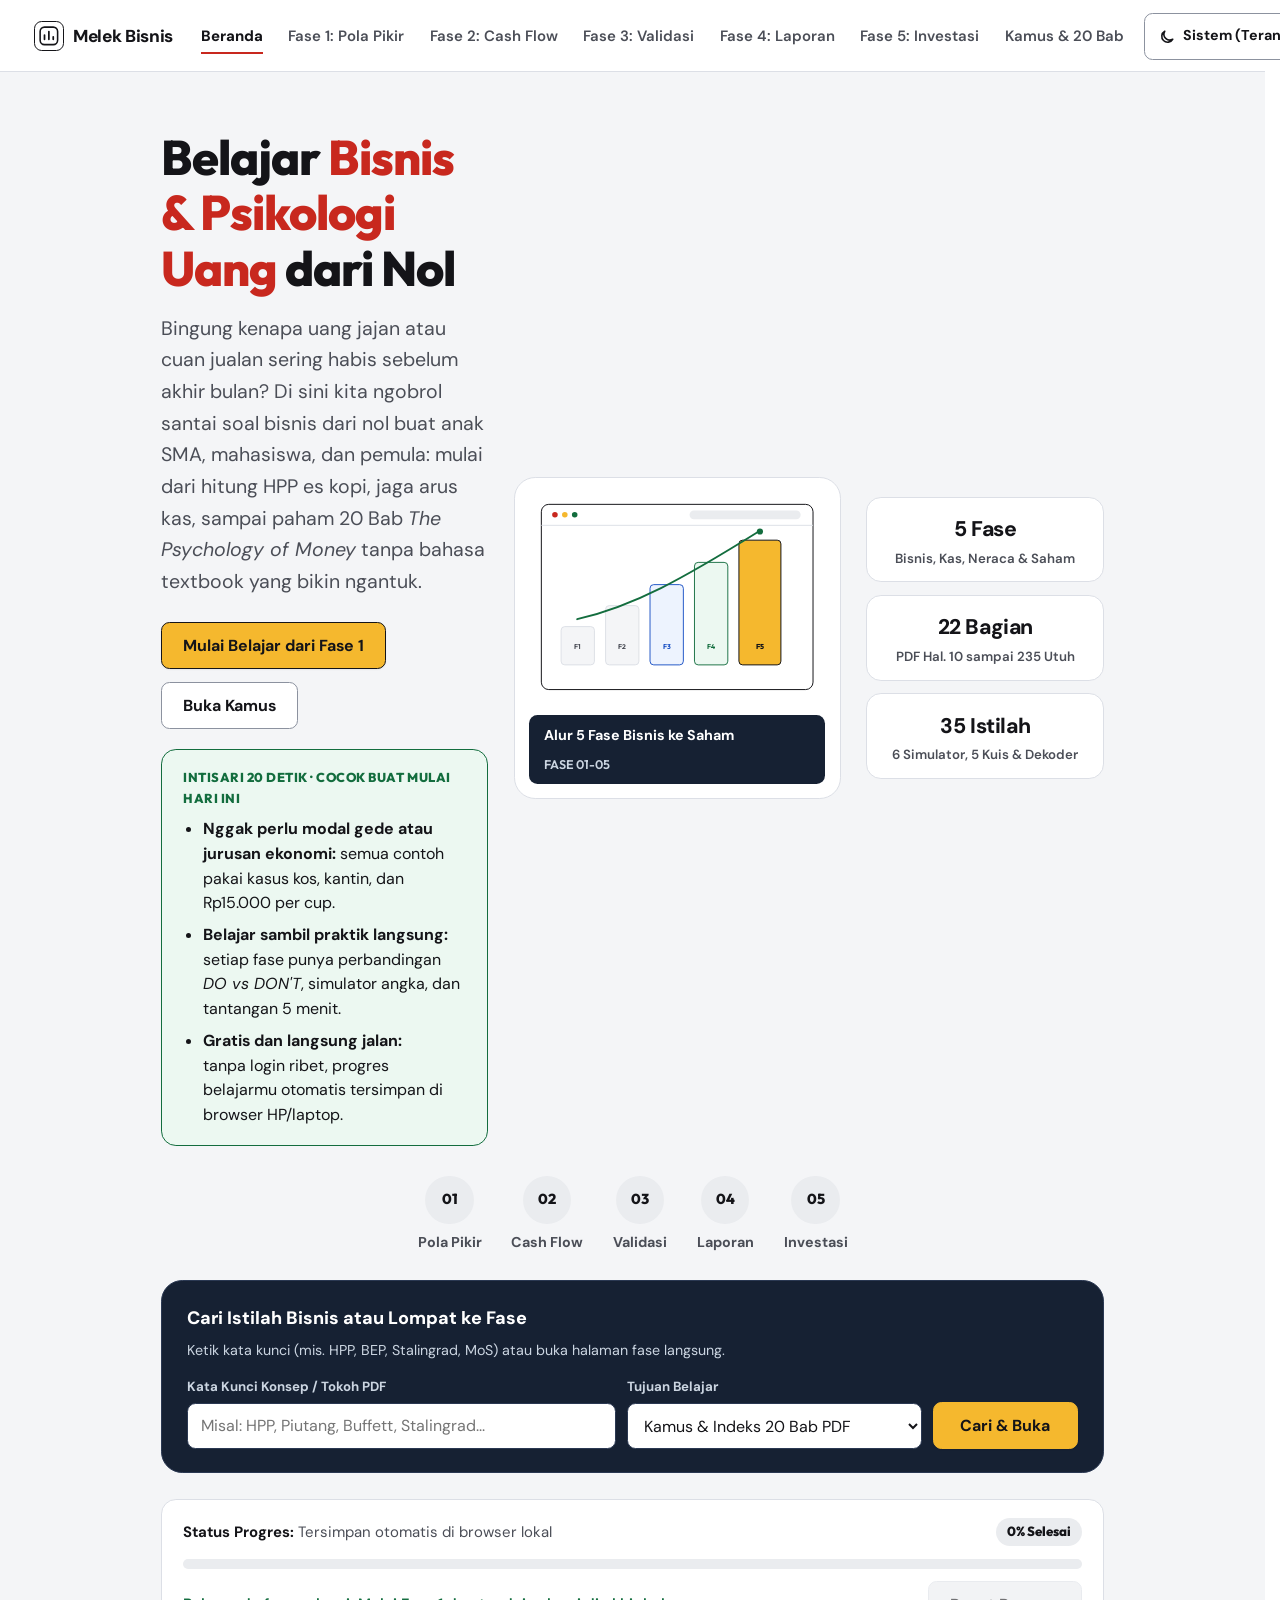
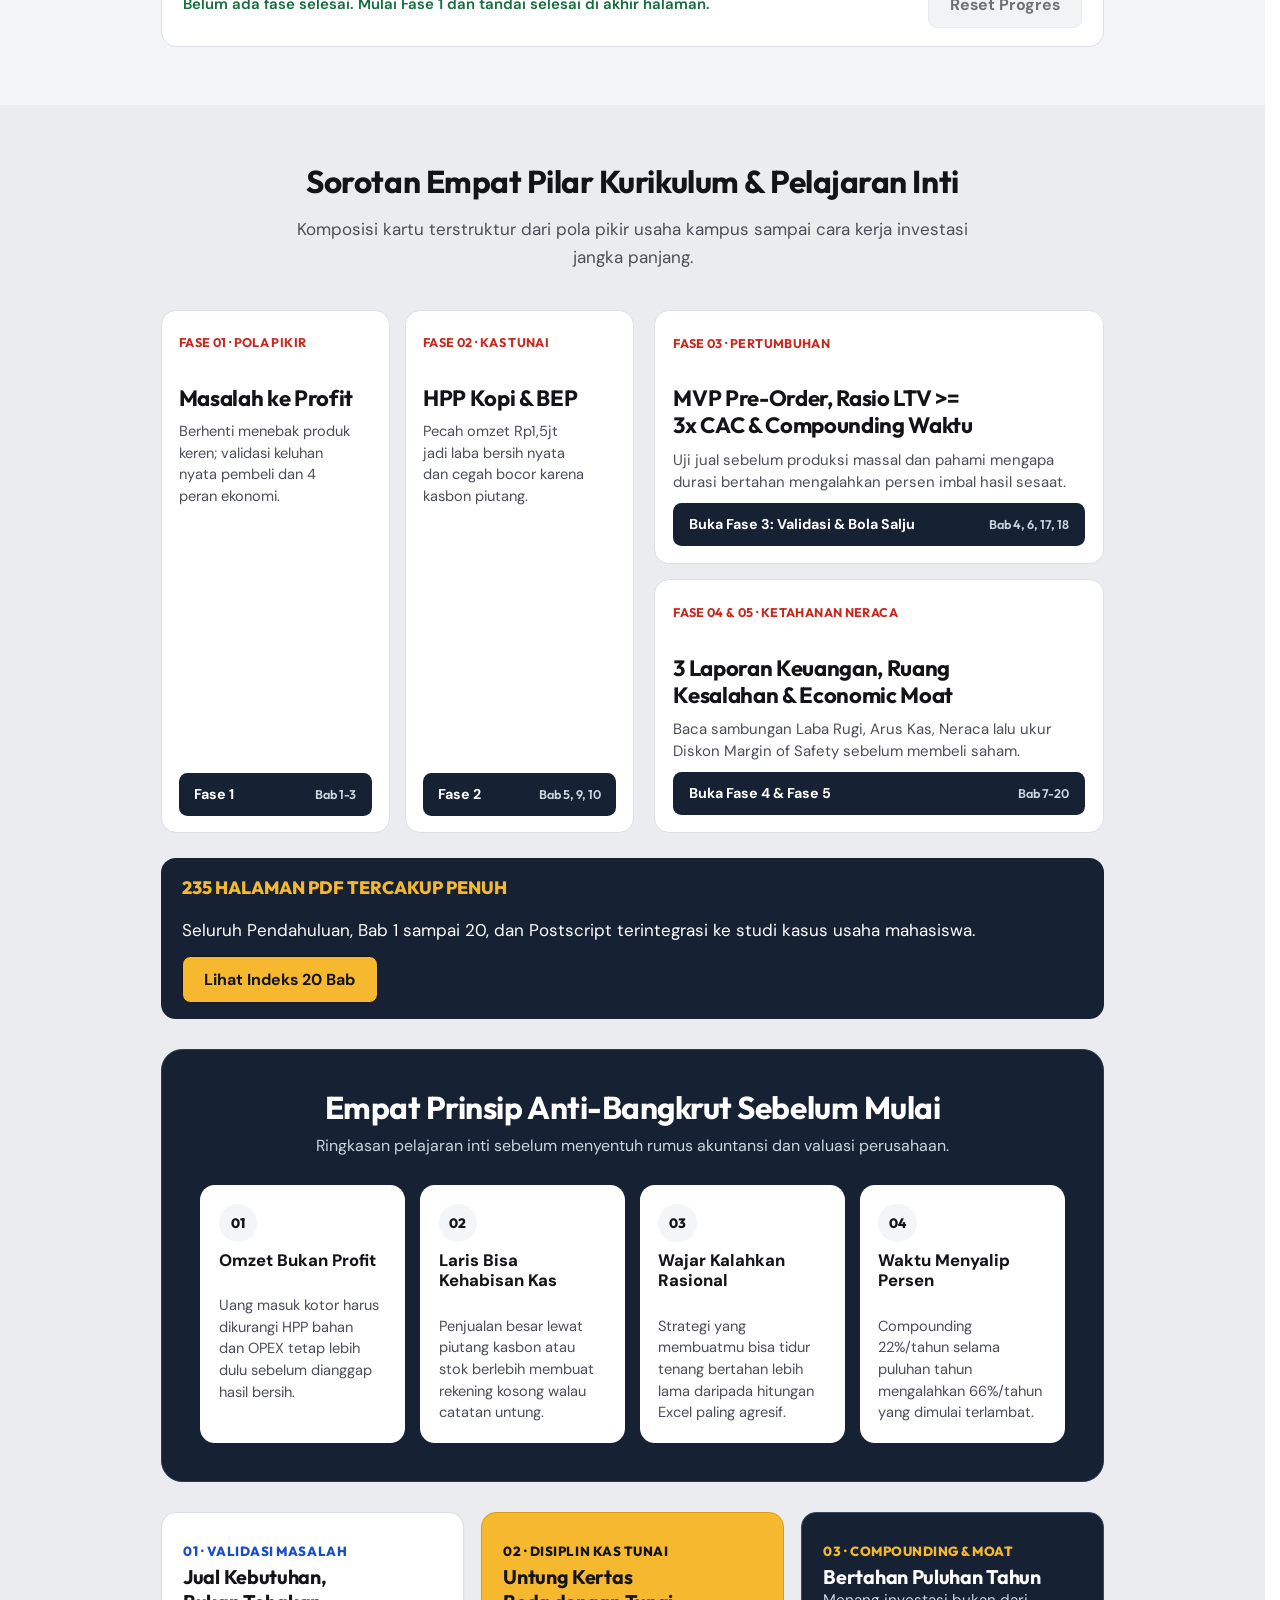
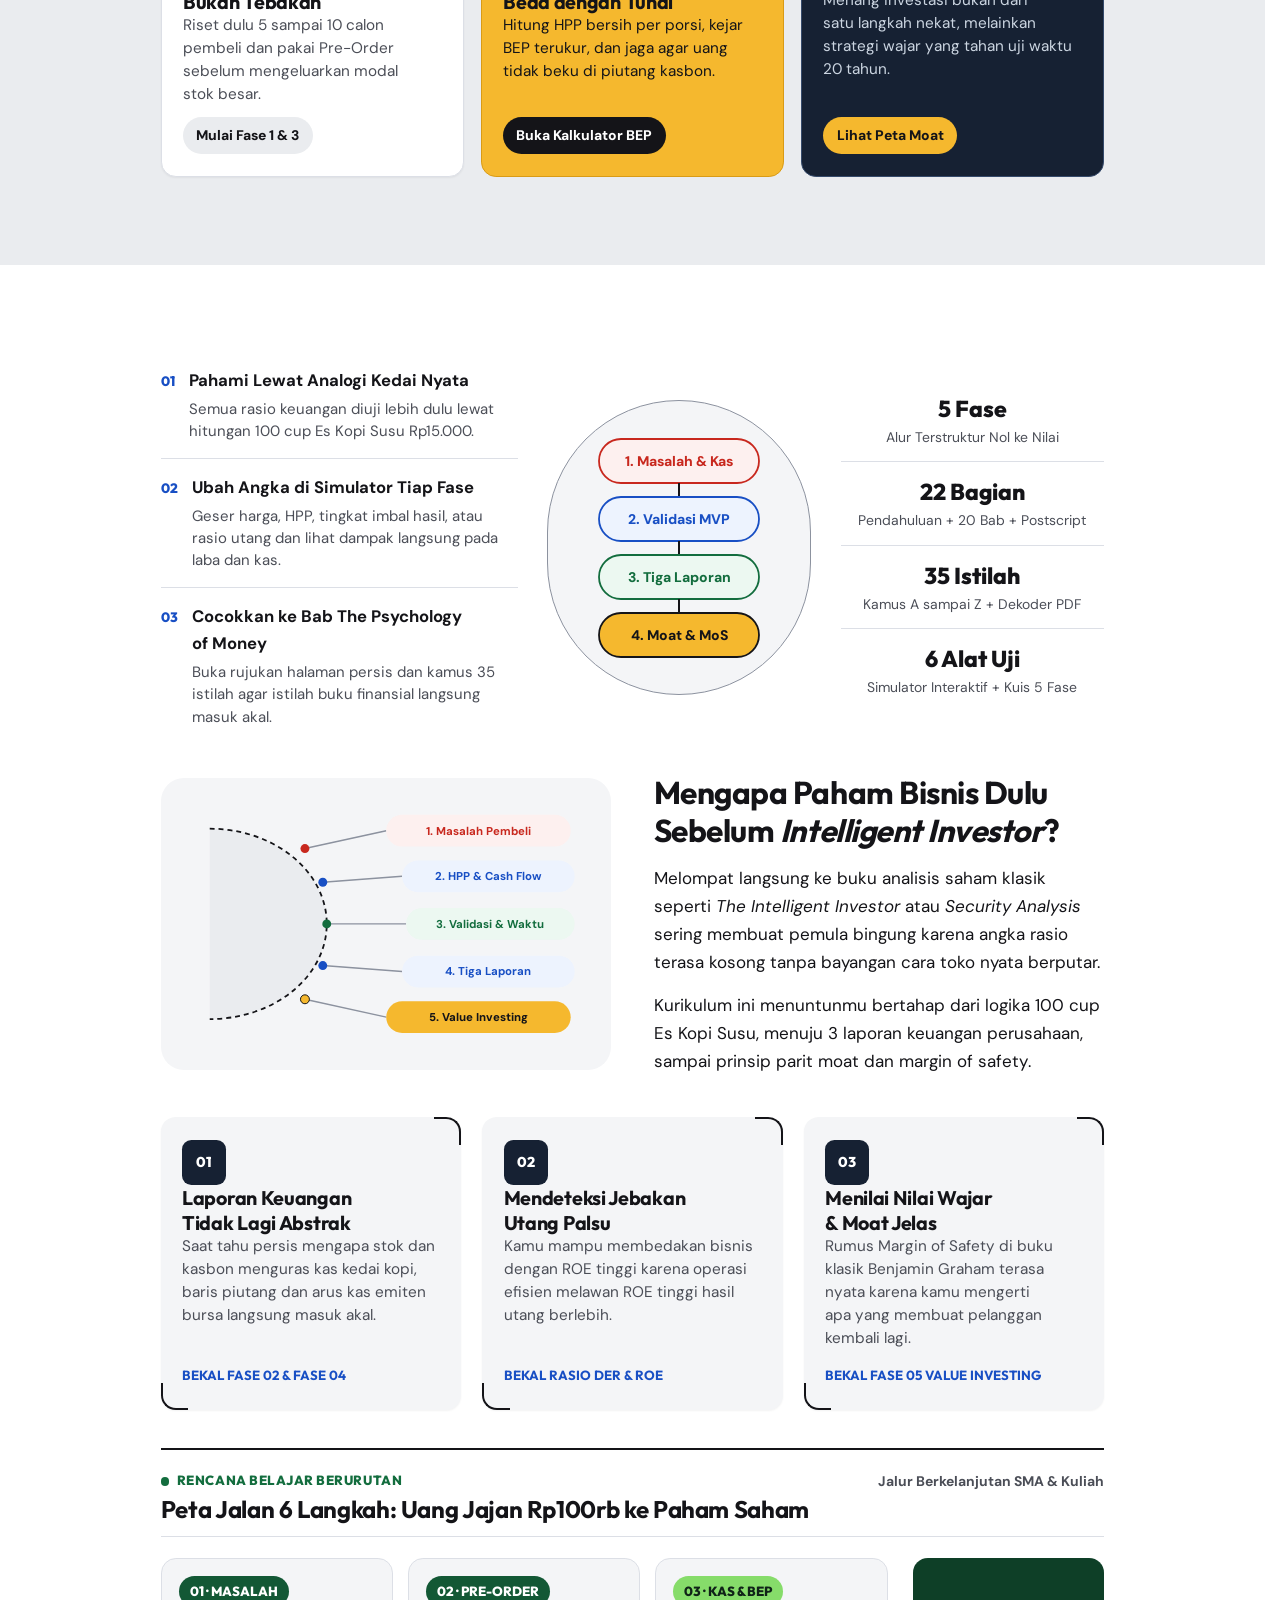
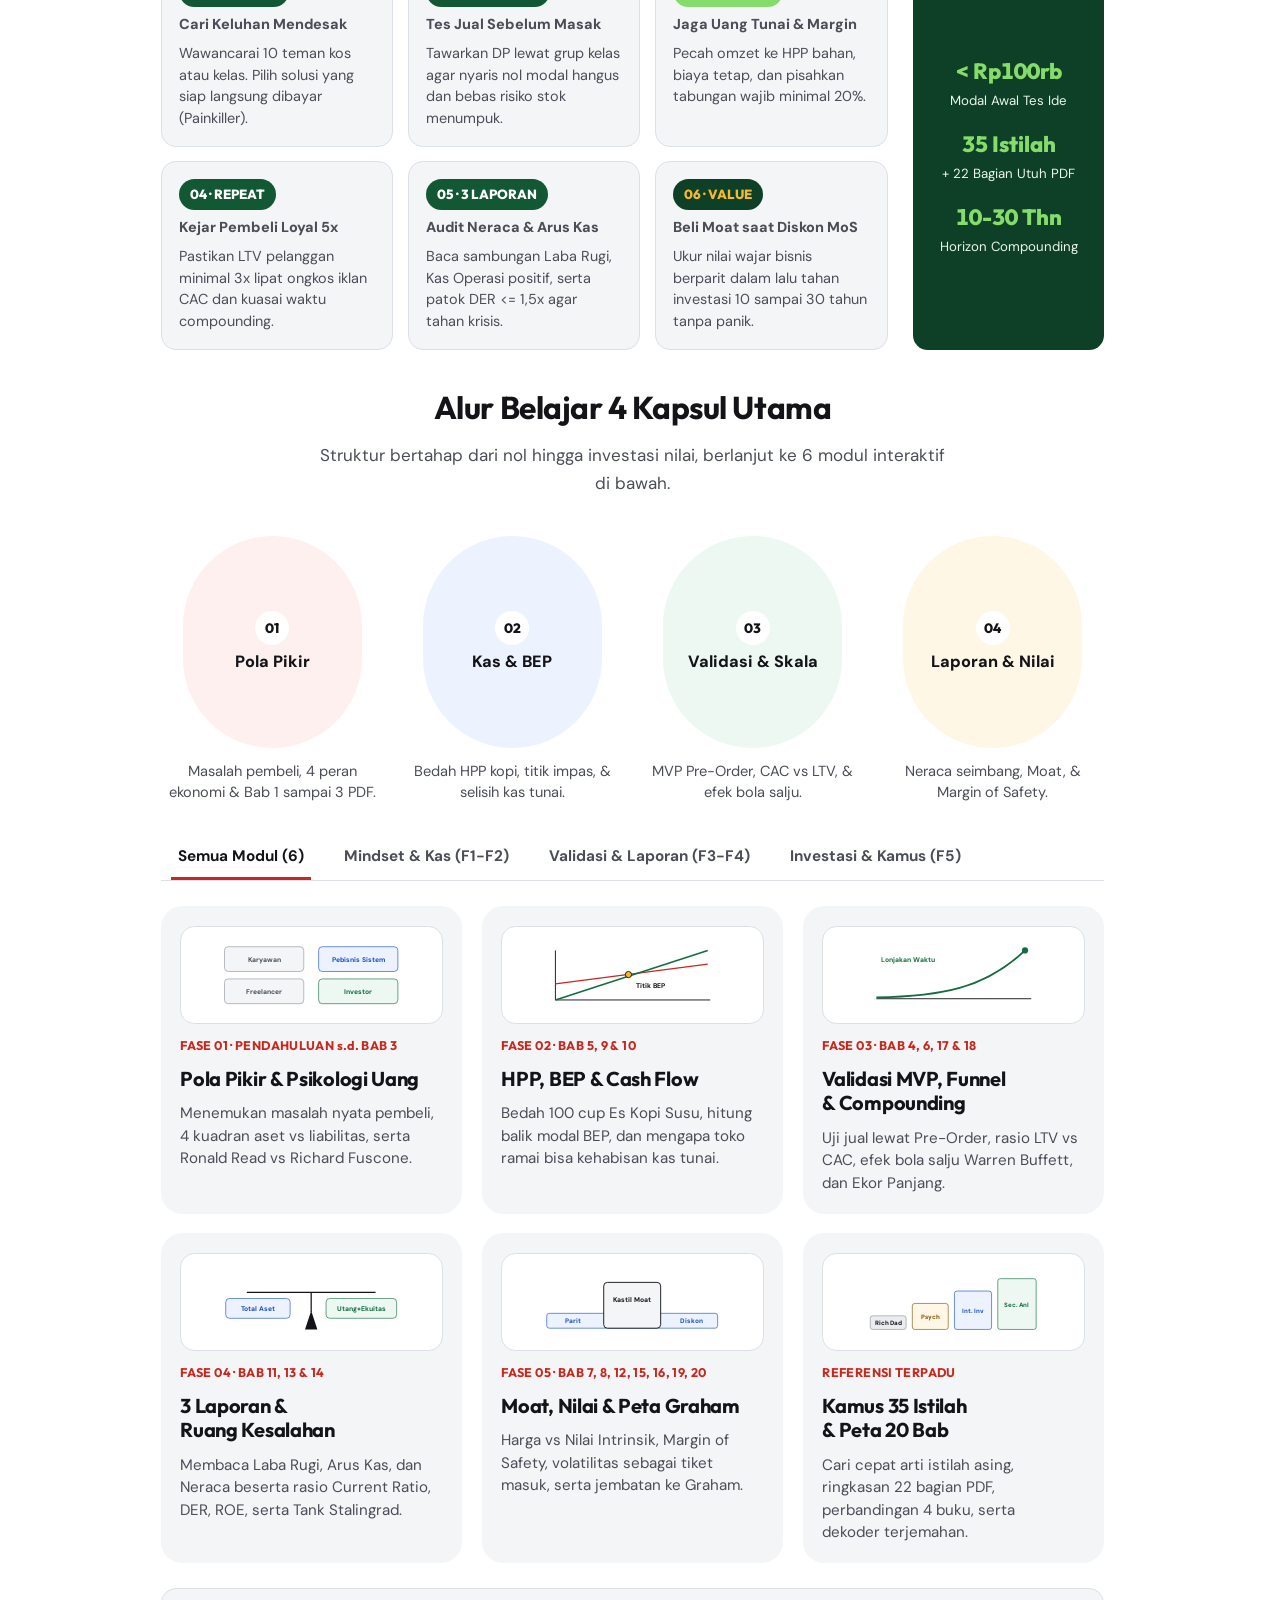
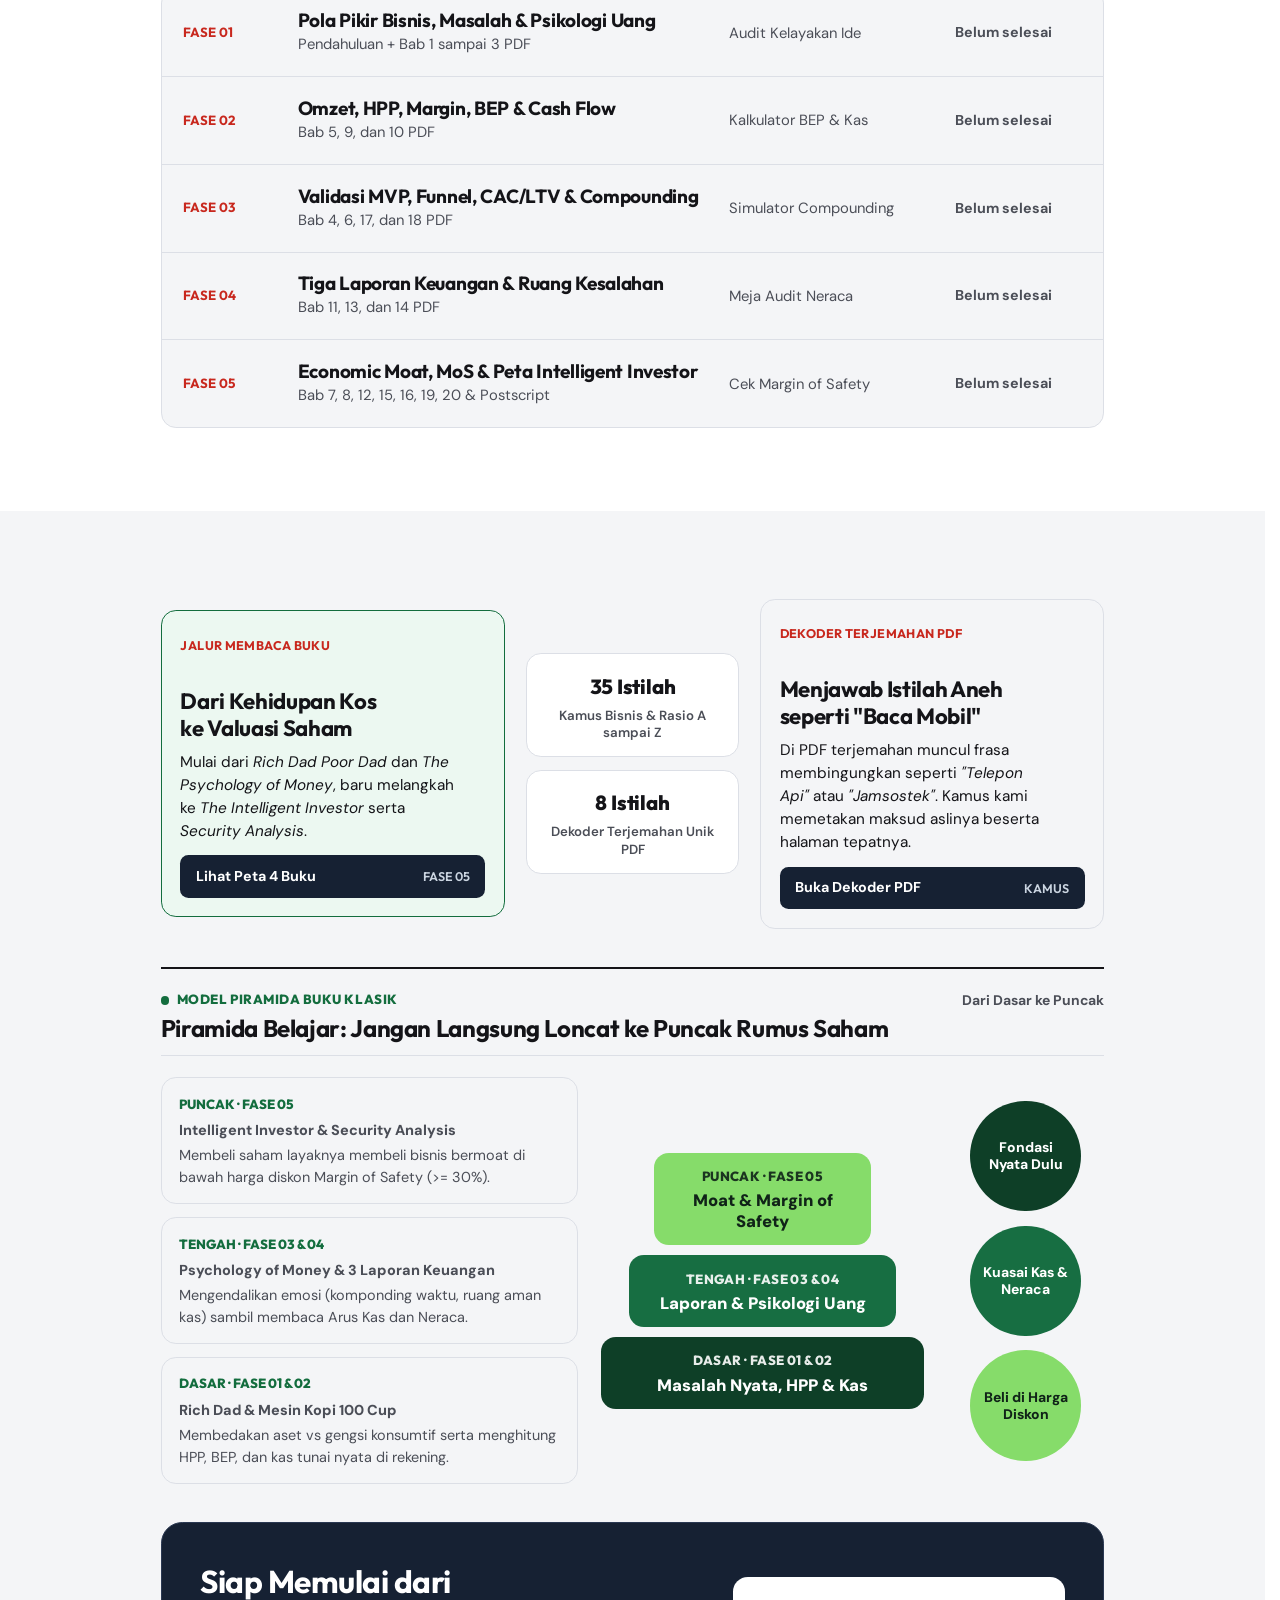
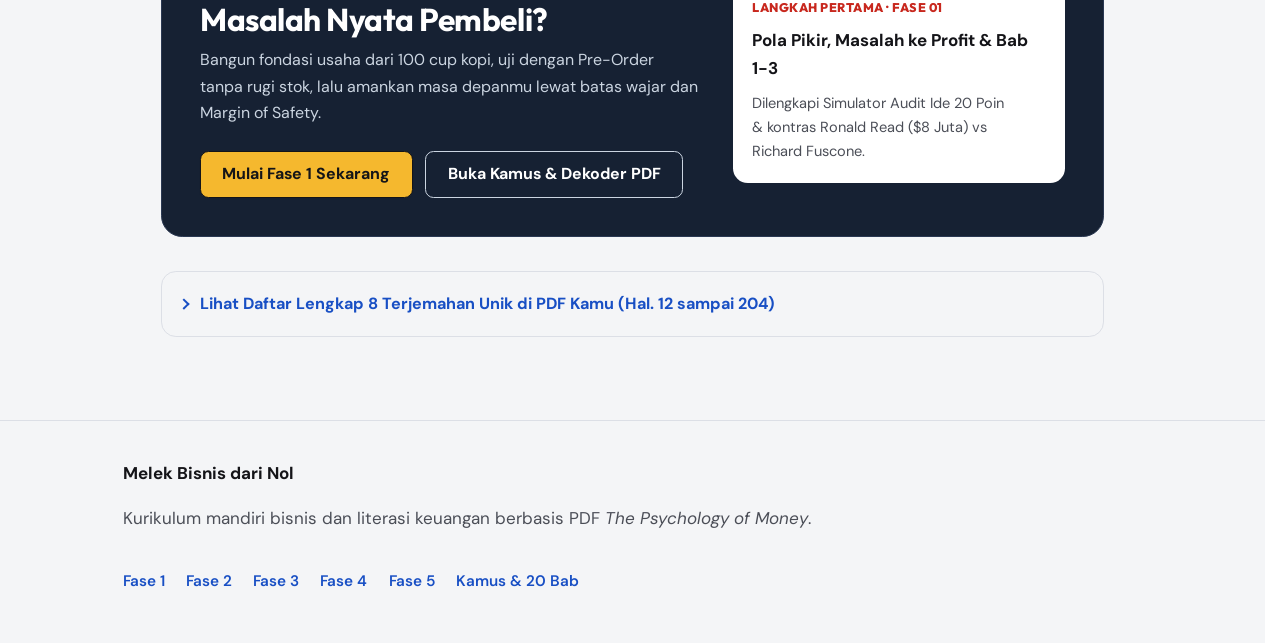
<file: index.html>
<!DOCTYPE html>
<html lang="id">
<head>
  <meta charset="utf-8">
  <meta name="viewport" content="width=device-width, initial-scale=1.0">
  <meta name="color-scheme" content="light dark">
  <script>
    try {
      var t = localStorage.getItem("color-scheme");
      if (t === "light" || t === "dark") {
        document.querySelector('meta[name="color-scheme"]').content = t;
        document.documentElement.setAttribute("data-theme", t);
      }
    } catch (e) {}
  </script>
  <title>Melek Bisnis dari Nol | Peta Kurikulum &amp; Psikologi Uang</title>
  <link rel="icon" type="image/svg+xml" href="data:image/svg+xml,%3Csvg xmlns='http://www.w3.org/2000/svg' viewBox='0 0 24 24'%3E%3Crect width='24' height='24' rx='6' fill='%23141418'/%3E%3Cpath d='M7 17v-5M12 17V7M17 17v-3' stroke='%23FFFFFF' stroke-width='2.2' stroke-linecap='round'/%3E%3C/svg%3E">
  <link rel="preconnect" href="https://fonts.googleapis.com">
  <link rel="preconnect" href="https://fonts.gstatic.com" crossorigin>
  <link rel="stylesheet" href="https://fonts.googleapis.com/css2?family=DM+Sans:ital,opsz,wght@0,9..40,400..700;1,9..40,400..700&family=Outfit:wght@600;700;800&display=optional">
  <link rel="stylesheet" href="styles.css?v=20261128e">
  <script defer src="app.js?v=20261128e"></script>
  <script type="application/ld+json">
  {
    "@context": "https://schema.org",
    "@type": "Course",
    "name": "Melek Bisnis dari Nol & Psikologi Uang",
    "description": "Kurikulum mandiri belajar bisnis, keuangan dasar, laporan keuangan, dan pengantar value investing dari nol dengan studi kasus kampus dan The Psychology of Money.",
    "inLanguage": "id",
    "provider": {
      "@type": "Organization",
      "name": "Melek Bisnis",
      "url": "https://voltakyy.github.io/melek-bisnis/"
    }
  }
  </script>
</head>
<body>
  <a href="#main-content" class="skip-link">Langsung ke konten utama</a>
  <div id="reading-progress" class="reading-progress" aria-hidden="true"></div>

  <header class="site-header">
    <div class="header-inner">
      <a class="site-logo" href="index.html" aria-current="page">
        <svg class="brand-mark" viewBox="0 0 24 24" width="24" height="24" aria-hidden="true">
          <rect x="2" y="2" width="20" height="20" rx="5" fill="none" stroke="currentColor" stroke-width="1.8"/>
          <path d="M7 16V11M12 16V7M17 16V13" stroke="currentColor" stroke-width="2" stroke-linecap="round"/>
        </svg>
        <span>Melek Bisnis</span>
      </a>

      <div class="header-controls">
        <nav class="site-nav" aria-label="Navigasi kurikulum">
          <button class="menu-button" type="button" popovertarget="site-menu" popovertargetaction="toggle" aria-controls="site-menu" aria-expanded="false">
            <svg width="16" height="16" viewBox="0 0 16 16" aria-hidden="true">
              <path d="M2 4h12M2 8h12M2 12h12" stroke="currentColor" stroke-width="1.8" stroke-linecap="round"/>
            </svg>
            <span>Menu</span>
          </button>

          <ul id="site-menu" class="site-menu" popover="auto">
            <li><a href="index.html" aria-current="page">Beranda</a></li>
            <li><a href="fase-1.html">Fase 1: Pola Pikir</a></li>
            <li><a href="fase-2.html">Fase 2: Cash Flow</a></li>
            <li><a href="fase-3.html">Fase 3: Validasi</a></li>
            <li><a href="fase-4.html">Fase 4: Laporan</a></li>
            <li><a href="fase-5.html">Fase 5: Investasi</a></li>
            <li><a href="kamus-pdf.html">Kamus &amp; 20 Bab</a></li>
          </ul>
        </nav>

        <button id="theme-toggle" class="theme-toggle" type="button" aria-label="Ubah tema tampilan">
          <svg class="theme-icon icon-to-dark" viewBox="0 0 16 16" width="16" height="16" aria-hidden="true">
            <path d="M12.9 10.6A5.5 5.5 0 0 1 5.4 3.1a5.5 5.5 0 1 0 7.5 7.5Z" fill="none" stroke="currentColor" stroke-width="1.5" stroke-linejoin="round"/>
          </svg>
          <svg class="theme-icon icon-to-light" viewBox="0 0 16 16" width="16" height="16" aria-hidden="true">
            <circle cx="8" cy="8" r="3.2" fill="none" stroke="currentColor" stroke-width="1.5"/>
            <path d="M8 1.5v1.6M8 12.9v1.6M1.5 8h1.6M12.9 8h1.6M3.4 3.4l1.1 1.1M11.5 11.5l1.1 1.1M12.6 3.4l-1.1 1.1M4.5 11.5l-1.1 1.1" stroke="currentColor" stroke-width="1.5" stroke-linecap="round"/>
          </svg>
          <span data-theme-label>Sistem</span>
        </button>
      </div>
    </div>
  </header>

  <main id="main-content" tabindex="-1">
    <!-- BAND 1: ASYMMETRIC TRIAD HERO + KPI STACK + DARK QUICK FINDER (Surface Band) -->
    <section class="band band-surface" aria-label="Pembuka kurikulum">
      <div class="container">
        <div class="hero-triad">
          <div>
            <h1>Belajar <span class="title-accent">Bisnis &amp; Psikologi Uang</span> dari Nol</h1>
            <p class="hero-lead">
              Bingung kenapa uang jajan atau cuan jualan sering habis sebelum akhir bulan? Di sini kita ngobrol santai soal bisnis dari nol buat anak SMA, mahasiswa, dan pemula: mulai dari hitung HPP es kopi, jaga arus kas, sampai paham 20 Bab <cite>The Psychology of Money</cite> tanpa bahasa textbook yang bikin ngantuk.
            </p>
            <div class="hero-actions">
              <a class="btn btn-primary" href="fase-1.html">Mulai Belajar dari Fase 1</a>
              <a class="btn btn-secondary" href="kamus-pdf.html">Buka Kamus</a>
            </div>
            <aside class="tldr-strip" aria-label="Intisari 20 detik kurikulum Melek Bisnis">
              <span class="tldr-kicker">Intisari 20 Detik · Cocok buat Mulai Hari Ini</span>
              <ul class="tldr-list">
                <li><strong>Nggak perlu modal gede atau jurusan ekonomi:</strong> semua contoh pakai kasus kos, kantin, dan Rp15.000 per cup.</li>
                <li><strong>Belajar sambil praktik langsung:</strong> setiap fase punya perbandingan <em>DO vs DON'T</em>, simulator angka, dan tantangan 5 menit.</li>
                <li><strong>Gratis dan langsung jalan:</strong> tanpa login ribet, progres belajarmu otomatis tersimpan di browser HP/laptop.</li>
              </ul>
            </aside>
          </div>

          <figure class="framed-showcase">
            <svg viewBox="0 0 480 340" width="480" height="340" role="img" aria-labelledby="hero-wire-t hero-wire-d">
              <title id="hero-wire-t">Diagram perjalanan belajar bisnis dari masalah nyata ke investasi</title>
              <desc id="hero-wire-d">Kerangka bersih memperlihatkan lima langkah naik dari Fase 1 Pola Pikir, Fase 2 Cash Flow, Fase 3 Validasi, Fase 4 Laporan, hingga Fase 5 Investasi dengan grafik pertumbuhan hijau.</desc>
              <rect x="20" y="20" width="440" height="300" rx="12" fill="var(--bg-page)" stroke="var(--ink-frame)" stroke-width="1.6"/>
              <line x1="20" y1="54" x2="460" y2="54" stroke="var(--border-subtle)" stroke-width="1.5"/>
              <circle cx="42" cy="37" r="4.5" fill="var(--neg)"/>
              <circle cx="58" cy="37" r="4.5" fill="var(--cta-bg)"/>
              <circle cx="74" cy="37" r="4.5" fill="var(--pos)"/>
              <rect x="260" y="30" width="180" height="14" rx="7" fill="var(--bg-subtle)"/>

              <rect x="52" y="218" width="54" height="62" rx="6" fill="var(--bg-surface)" stroke="var(--border-subtle)" stroke-width="1.5"/>
              <rect x="124" y="184" width="54" height="96" rx="6" fill="var(--bg-surface)" stroke="var(--border-subtle)" stroke-width="1.5"/>
              <rect x="196" y="150" width="54" height="130" rx="6" fill="var(--info-soft)" stroke="var(--info)" stroke-width="1.5"/>
              <rect x="268" y="114" width="54" height="166" rx="6" fill="var(--pos-soft)" stroke="var(--pos)" stroke-width="1.5"/>
              <rect x="340" y="78" width="68" height="202" rx="6" fill="var(--cta-bg)" stroke="var(--ink-frame)" stroke-width="1.6"/>

              <path d="M78 206 C 170 185, 250 140, 372 64" fill="none" stroke="var(--pos)" stroke-width="3" stroke-linecap="round"/>
              <circle cx="374" cy="64" r="5" fill="var(--pos)"/>
              <text x="79" y="254" text-anchor="middle" fill="var(--text-secondary)" font-size="11" font-weight="700" font-family="'Outfit', 'DM Sans', system-ui, sans-serif">F1</text>
              <text x="151" y="254" text-anchor="middle" fill="var(--text-secondary)" font-size="11" font-weight="700" font-family="'Outfit', 'DM Sans', system-ui, sans-serif">F2</text>
              <text x="223" y="254" text-anchor="middle" fill="var(--info)" font-size="11" font-weight="700" font-family="'Outfit', 'DM Sans', system-ui, sans-serif">F3</text>
              <text x="295" y="254" text-anchor="middle" fill="var(--pos)" font-size="11" font-weight="700" font-family="'Outfit', 'DM Sans', system-ui, sans-serif">F4</text>
              <text x="374" y="254" text-anchor="middle" fill="var(--cta-ink)" font-size="11.5" font-weight="800" font-family="'Outfit', 'DM Sans', system-ui, sans-serif">F5</text>
            </svg>
            <a class="dark-pill-bar" href="fase-1.html">
              <span>Alur 5 Fase Bisnis ke Saham</span>
              <span class="dark-pill-bar-sub">FASE 01-05</span>
            </a>
          </figure>

          <aside class="metric-stack" aria-label="Ringkasan cakupan kurikulum">
            <div class="metric-stack-card">
              <span class="metric-stack-val">5 Fase</span>
              <span class="metric-stack-label">Bisnis, Kas, Neraca &amp; Saham</span>
            </div>
            <div class="metric-stack-card">
              <span class="metric-stack-val">22 Bagian</span>
              <span class="metric-stack-label">PDF Hal. 10 sampai 235 Utuh</span>
            </div>
            <div class="metric-stack-card">
              <span class="metric-stack-val">35 Istilah</span>
              <span class="metric-stack-label">6 Simulator, 5 Kuis &amp; Dekoder</span>
            </div>
          </aside>
        </div>

        <div class="bead-rail" aria-label="Lompat cepat 5 fase">
          <a class="bead-step" href="fase-1.html" data-phase-bead="fase-1"><span class="bead-dot">01</span><span>Pola Pikir</span></a>
          <a class="bead-step" href="fase-2.html" data-phase-bead="fase-2"><span class="bead-dot">02</span><span>Cash Flow</span></a>
          <a class="bead-step" href="fase-3.html" data-phase-bead="fase-3"><span class="bead-dot">03</span><span>Validasi</span></a>
          <a class="bead-step" href="fase-4.html" data-phase-bead="fase-4"><span class="bead-dot">04</span><span>Laporan</span></a>
          <a class="bead-step" href="fase-5.html" data-phase-bead="fase-5"><span class="bead-dot">05</span><span>Investasi</span></a>
        </div>

        <div class="finder-strip" aria-label="Pencari cepat istilah bisnis dan fase">
          <div class="finder-strip-head">
            <p class="finder-strip-title">Cari Istilah Bisnis atau Lompat ke Fase</p>
            <span class="finder-strip-sub">Ketik kata kunci (mis. HPP, BEP, Stalingrad, MoS) atau buka halaman fase langsung.</span>
          </div>
          <form id="quick-finder-form" class="finder-form" data-quick-finder>
            <div>
              <label for="qf-query">Kata Kunci Konsep / Tokoh PDF</label>
              <input id="qf-query" data-qf-query class="text-input" type="search" placeholder="Misal: HPP, Piutang, Buffett, Stalingrad...">
            </div>
            <div>
              <label for="qf-target">Tujuan Belajar</label>
              <select id="qf-target" data-qf-target class="select-input">
                <option value="kamus-pdf.html">Kamus &amp; Indeks 20 Bab PDF</option>
                <option value="fase-1.html">Fase 1: Pola Pikir &amp; Bab 1 s.d. 3</option>
                <option value="fase-2.html">Fase 2: HPP, BEP &amp; Cash Flow</option>
                <option value="fase-3.html">Fase 3: MVP, CAC/LTV &amp; Compounding</option>
                <option value="fase-4.html">Fase 4: 3 Laporan &amp; Ruang Kesalahan</option>
                <option value="fase-5.html">Fase 5: Economic Moat &amp; Graham</option>
              </select>
            </div>
            <button class="btn btn-primary" type="submit">Cari &amp; Buka</button>
          </form>
        </div>

        <div class="proof-strip" style="margin-block: 1.15rem 0;" aria-label="Ringkasan materi dan progres belajar">
          <div class="proof-stats">
            <span><strong>Status Progres:</strong> Tersimpan otomatis di browser lokal</span>
            <span class="proof-percent-pill" id="progress-percent">0% Selesai</span>
          </div>
          <div class="progress-meter" role="progressbar" aria-label="Progres penyelesaian 5 fase" aria-valuemin="0" aria-valuemax="5" aria-valuenow="0">
            <div class="progress-meter-fill" id="progress-meter-fill"></div>
          </div>
          <div class="proof-progress">
            <p id="progress-summary">Belum ada fase selesai. Mulai Fase 1 dan tandai selesai di akhir halaman.</p>
            <button id="reset-progress-btn" class="btn btn-subtle" type="button">Reset Progres</button>
          </div>
        </div>
      </div>
    </section>

    <!-- BAND 2: ASYMMETRIC MOSAIC + DARK CONTRAST SLAB ("Why Choose" Pattern) -->
    <section class="band band-muted" aria-labelledby="trio-why-title">
      <div class="container">
        <div class="section-head-centered">
          <h2 id="trio-why-title">Sorotan Empat Pilar Kurikulum &amp; Pelajaran Inti</h2>
          <p class="muted">Komposisi kartu terstruktur dari pola pikir usaha kampus sampai cara kerja investasi jangka panjang.</p>
        </div>

        <div class="asymmetric-mosaic" aria-label="Peta asimetris empat pilar utama">
          <div class="mosaic-portraits">
            <article class="mosaic-portrait-card">
              <div>
                <span class="schema-card-code">FASE 01 · POLA PIKIR</span>
                <h3>Masalah ke Profit</h3>
                <p>Berhenti menebak produk keren; validasi keluhan nyata pembeli dan 4 peran ekonomi.</p>
              </div>
              <a class="dark-pill-bar" href="fase-1.html"><span>Fase 1</span><span class="dark-pill-bar-sub">Bab 1-3</span></a>
            </article>
            <article class="mosaic-portrait-card">
              <div>
                <span class="schema-card-code">FASE 02 · KAS TUNAI</span>
                <h3>HPP Kopi &amp; BEP</h3>
                <p>Pecah omzet Rp1,5jt jadi laba bersih nyata dan cegah bocor karena kasbon piutang.</p>
              </div>
              <a class="dark-pill-bar" href="fase-2.html"><span>Fase 2</span><span class="dark-pill-bar-sub">Bab 5, 9, 10</span></a>
            </article>
          </div>

          <div class="mosaic-landscapes">
            <article class="mosaic-wide-card">
              <div>
                <span class="schema-card-code">FASE 03 · PERTUMBUHAN</span>
                <h3>MVP Pre-Order, Rasio LTV &gt;= 3x CAC &amp; Compounding Waktu</h3>
                <p>Uji jual sebelum produksi massal dan pahami mengapa durasi bertahan mengalahkan persen imbal hasil sesaat.</p>
              </div>
              <a class="dark-pill-bar" href="fase-3.html"><span>Buka Fase 3: Validasi &amp; Bola Salju</span><span class="dark-pill-bar-sub">Bab 4, 6, 17, 18</span></a>
            </article>
            <article class="mosaic-wide-card">
              <div>
                <span class="schema-card-code">FASE 04 &amp; 05 · KETAHANAN NERACA</span>
                <h3>3 Laporan Keuangan, Ruang Kesalahan &amp; Economic Moat</h3>
                <p>Baca sambungan Laba Rugi, Arus Kas, Neraca lalu ukur Diskon Margin of Safety sebelum membeli saham.</p>
              </div>
              <a class="dark-pill-bar" href="fase-4.html"><span>Buka Fase 4 &amp; Fase 5</span><span class="dark-pill-bar-sub">Bab 7-20</span></a>
            </article>
          </div>
        </div>

        <div class="mosaic-stat-banner">
          <span class="mosaic-stat-lead">235 HALAMAN PDF TERCAKUP PENUH</span>
          <span>Seluruh Pendahuluan, Bab 1 sampai 20, dan Postscript terintegrasi ke studi kasus usaha mahasiswa.</span>
          <a class="btn btn-primary" href="kamus-pdf.html">Lihat Indeks 20 Bab</a>
        </div>

        <div class="contrast-slab" aria-label="Empat prinsip kunci agar pemula tidak bangkrut">
          <div class="contrast-slab-head">
            <h2>Empat Prinsip Anti-Bangkrut Sebelum Mulai</h2>
            <p>Ringkasan pelajaran inti sebelum menyentuh rumus akuntansi dan valuasi perusahaan.</p>
          </div>
          <div class="slab-grid-4">
            <div class="slab-card">
              <div class="slab-card-icon">01</div>
              <p class="slab-card-title">Omzet Bukan Profit</p>
              <p>Uang masuk kotor harus dikurangi HPP bahan dan OPEX tetap lebih dulu sebelum dianggap hasil bersih.</p>
            </div>
            <div class="slab-card">
              <div class="slab-card-icon">02</div>
              <p class="slab-card-title">Laris Bisa Kehabisan Kas</p>
              <p>Penjualan besar lewat piutang kasbon atau stok berlebih membuat rekening kosong walau catatan untung.</p>
            </div>
            <div class="slab-card">
              <div class="slab-card-icon">03</div>
              <p class="slab-card-title">Wajar Kalahkan Rasional</p>
              <p>Strategi yang membuatmu bisa tidur tenang bertahan lebih lama daripada hitungan Excel paling agresif.</p>
            </div>
            <div class="slab-card">
              <div class="slab-card-icon">04</div>
              <p class="slab-card-title">Waktu Menyalip Persen</p>
              <p>Compounding 22%/tahun selama puluhan tahun mengalahkan 66%/tahun yang dimulai terlambat.</p>
            </div>
          </div>
        </div>

        <div class="trio-contrast" aria-label="Tiga pilar ketahanan bisnis dan uang">
          <article class="trio-card tone-white">
            <div>
              <span class="trio-card-num">01 · VALIDASI MASALAH</span>
              <h3>Jual Kebutuhan, Bukan Tebakan</h3>
              <p>Riset dulu 5 sampai 10 calon pembeli dan pakai Pre-Order sebelum mengeluarkan modal stok besar.</p>
            </div>
            <a class="trio-link" href="fase-1.html">Mulai Fase 1 &amp; 3</a>
          </article>
          <article class="trio-card tone-amber">
            <div>
              <span class="trio-card-num">02 · DISIPLIN KAS TUNAI</span>
              <h3>Untung Kertas Beda dengan Tunai</h3>
              <p>Hitung HPP bersih per porsi, kejar BEP terukur, dan jaga agar uang tidak beku di piutang kasbon.</p>
            </div>
            <a class="trio-link" href="fase-2.html">Buka Kalkulator BEP</a>
          </article>
          <article class="trio-card tone-slate">
            <div>
              <span class="trio-card-num">03 · COMPOUNDING &amp; MOAT</span>
              <h3>Bertahan Puluhan Tahun</h3>
              <p>Menang investasi bukan dari satu langkah nekat, melainkan strategi wajar yang tahan uji waktu 20 tahun.</p>
            </div>
            <a class="trio-link" href="fase-5.html">Lihat Peta Moat</a>
          </article>
        </div>
      </div>
    </section>

    <!-- BAND 3: RADIAL ORBIT & 4 CAPSULE FLOW + CURRICULUM SHOWCASE -->
    <section class="band" aria-labelledby="kurikulum-index-title">
      <div class="container">
        <div class="oval-spotlight" aria-label="Tiga langkah memakai kurikulum Melek Bisnis">
          <ol class="oval-steps">
            <li class="oval-step">
              <span class="oval-step-num">01</span>
              <div>
                <strong>Pahami Lewat Analogi Kedai Nyata</strong>
                <p>Semua rasio keuangan diuji lebih dulu lewat hitungan 100 cup Es Kopi Susu Rp15.000.</p>
              </div>
            </li>
            <li class="oval-step">
              <span class="oval-step-num">02</span>
              <div>
                <strong>Ubah Angka di Simulator Tiap Fase</strong>
                <p>Geser harga, HPP, tingkat imbal hasil, atau rasio utang dan lihat dampak langsung pada laba dan kas.</p>
              </div>
            </li>
            <li class="oval-step">
              <span class="oval-step-num">03</span>
              <div>
                <strong>Cocokkan ke Bab The Psychology of Money</strong>
                <p>Buka rujukan halaman persis dan kamus 35 istilah agar istilah buku finansial langsung masuk akal.</p>
              </div>
            </li>
          </ol>

          <div class="oval-frame">
            <svg viewBox="0 0 210 250" width="210" height="250" role="img" aria-labelledby="oval-idx-t oval-idx-d">
              <title id="oval-idx-t">Tangga progres kurikulum Melek Bisnis ke Investasi</title>
              <desc id="oval-idx-d">Empat tingkat naik dari mindset masalah, kas tunai, neraca sehat, menuju investasi nilai.</desc>
              <rect x="25" y="16" width="160" height="44" rx="22" fill="var(--neg-soft)" stroke="var(--neg)" stroke-width="1.8"/>
              <text x="105" y="43" text-anchor="middle" fill="var(--neg)" font-size="14" font-weight="800">1. Masalah &amp; Kas</text>
              <line x1="105" y1="60" x2="105" y2="74" stroke="var(--ink-frame)" stroke-width="2"/>
              <rect x="25" y="74" width="160" height="44" rx="22" fill="var(--info-soft)" stroke="var(--info)" stroke-width="1.8"/>
              <text x="105" y="101" text-anchor="middle" fill="var(--info)" font-size="14" font-weight="800">2. Validasi MVP</text>
              <line x1="105" y1="118" x2="105" y2="132" stroke="var(--ink-frame)" stroke-width="2"/>
              <rect x="25" y="132" width="160" height="44" rx="22" fill="var(--pos-soft)" stroke="var(--pos)" stroke-width="1.8"/>
              <text x="105" y="159" text-anchor="middle" fill="var(--pos)" font-size="14" font-weight="800">3. Tiga Laporan</text>
              <line x1="105" y1="176" x2="105" y2="190" stroke="var(--ink-frame)" stroke-width="2"/>
              <rect x="25" y="190" width="160" height="44" rx="22" fill="var(--cta-bg)" stroke="var(--ink-frame)" stroke-width="1.8"/>
              <text x="105" y="217" text-anchor="middle" fill="var(--cta-ink)" font-size="14" font-weight="800">4. Moat &amp; MoS</text>
            </svg>
          </div>

          <div class="oval-stats">
            <div class="oval-stat">
              <span class="oval-stat-num">5 Fase</span>
              <span class="oval-stat-label">Alur Terstruktur Nol ke Nilai</span>
            </div>
            <div class="oval-stat">
              <span class="oval-stat-num">22 Bagian</span>
              <span class="oval-stat-label">Pendahuluan + 20 Bab + Postscript</span>
            </div>
            <div class="oval-stat">
              <span class="oval-stat-num">35 Istilah</span>
              <span class="oval-stat-label">Kamus A sampai Z + Dekoder PDF</span>
            </div>
            <div class="oval-stat">
              <span class="oval-stat-num">6 Alat Uji</span>
              <span class="oval-stat-label">Simulator Interaktif + Kuis 5 Fase</span>
            </div>
          </div>
        </div>

        <div class="zigzag-row" style="margin-block-end: 2.5rem;">
          <figure class="zigzag-visual">
            <svg viewBox="0 0 420 260" width="420" height="260" role="img" aria-labelledby="about-loop-t about-loop-d">
              <title id="about-loop-t">Diagram lengkung radial 5 tahap belajar bisnis</title>
              <desc id="about-loop-d">Busur besar di kiri memancarkan lima titik cabang menuju Pola Pikir, Cash Flow, Validasi, Laporan Keuangan, dan Value Investing.</desc>
              <path d="M 32 34 A 118 96 0 0 1 32 226" fill="var(--bg-subtle)"/>
              <path d="M 32 34 A 118 96 0 0 1 32 226" fill="none" stroke="var(--ink-frame)" stroke-width="1.8" stroke-dasharray="5 4"/>
              <line x1="128" y1="54" x2="210" y2="36" stroke="var(--border-control)" stroke-width="1.4"/>
              <line x1="146" y1="88" x2="226" y2="82" stroke="var(--border-control)" stroke-width="1.4"/>
              <line x1="150" y1="130" x2="230" y2="130" stroke="var(--border-control)" stroke-width="1.4"/>
              <line x1="146" y1="172" x2="226" y2="178" stroke="var(--border-control)" stroke-width="1.4"/>
              <line x1="128" y1="206" x2="210" y2="224" stroke="var(--border-control)" stroke-width="1.4"/>

              <circle cx="128" cy="54" r="4.5" fill="var(--neg)"/>
              <circle cx="146" cy="88" r="4.5" fill="var(--info)"/>
              <circle cx="150" cy="130" r="4.5" fill="var(--pos)"/>
              <circle cx="146" cy="172" r="4.5" fill="var(--accent)"/>
              <circle cx="128" cy="206" r="4.5" fill="var(--cta-bg)" stroke="var(--ink-frame)"/>

              <rect x="210" y="20" width="186" height="32" rx="16" fill="var(--neg-soft)"/>
              <rect x="226" y="66" width="174" height="32" rx="16" fill="var(--info-soft)"/>
              <rect x="230" y="114" width="170" height="32" rx="16" fill="var(--pos-soft)"/>
              <rect x="226" y="162" width="174" height="32" rx="16" fill="var(--accent-soft)"/>
              <rect x="210" y="208" width="186" height="32" rx="16" fill="var(--cta-bg)"/>

              <text x="303" y="40" text-anchor="middle" fill="var(--neg)" font-size="11.5" font-weight="700">1. Masalah Pembeli</text>
              <text x="313" y="86" text-anchor="middle" fill="var(--info)" font-size="11.5" font-weight="700">2. HPP &amp; Cash Flow</text>
              <text x="315" y="134" text-anchor="middle" fill="var(--pos)" font-size="11.5" font-weight="700">3. Validasi &amp; Waktu</text>
              <text x="313" y="182" text-anchor="middle" fill="var(--accent)" font-size="11.5" font-weight="700">4. Tiga Laporan</text>
              <text x="303" y="228" text-anchor="middle" fill="var(--cta-ink)" font-size="11.5" font-weight="800">5. Value Investing</text>
            </svg>
          </figure>

          <div class="prose">
            <h2>Mengapa Paham Bisnis Dulu Sebelum <cite>Intelligent Investor</cite>?</h2>
            <p>
              Melompat langsung ke buku analisis saham klasik seperti <cite>The Intelligent Investor</cite> atau <cite>Security Analysis</cite> sering membuat pemula bingung karena angka rasio terasa kosong tanpa bayangan cara toko nyata berputar.
            </p>
            <p>
              Kurikulum ini menuntunmu bertahap dari logika 100 cup Es Kopi Susu, menuju 3 laporan keuangan perusahaan, sampai prinsip parit moat dan <span lang="en">margin of safety</span>.
            </p>
          </div>
        </div>

        <div class="bracket-grid" aria-label="Tiga alasan menguasai bisnis riil sebelum membaca buku saham">
          <article class="bracket-card">
            <div>
              <div class="bracket-icon">01</div>
              <h3>Laporan Keuangan Tidak Lagi Abstrak</h3>
              <p>Saat tahu persis mengapa stok dan kasbon menguras kas kedai kopi, baris piutang dan arus kas emiten bursa langsung masuk akal.</p>
            </div>
            <span class="bracket-meta">BEKAL FASE 02 &amp; FASE 04</span>
          </article>
          <article class="bracket-card">
            <div>
              <div class="bracket-icon">02</div>
              <h3>Mendeteksi Jebakan Utang Palsu</h3>
              <p>Kamu mampu membedakan bisnis dengan ROE tinggi karena operasi efisien melawan ROE tinggi hasil utang berlebih.</p>
            </div>
            <span class="bracket-meta">BEKAL RASIO DER &amp; ROE</span>
          </article>
          <article class="bracket-card">
            <div>
              <div class="bracket-icon">03</div>
              <h3>Menilai Nilai Wajar &amp; Moat Jelas</h3>
              <p>Rumus Margin of Safety di buku klasik Benjamin Graham terasa nyata karena kamu mengerti apa yang membuat pelanggan kembali lagi.</p>
            </div>
            <span class="bracket-meta">BEKAL FASE 05 VALUE INVESTING</span>
          </article>
        </div>

        <div class="info-sheet" aria-label="Peta jalan berliku enam langkah dari nol ke investasi nilai">
          <div class="sheet-head">
            <div class="sheet-head-left">
              <span class="sheet-kicker">RENCANA BELAJAR BERURUTAN</span>
              <h3>Peta Jalan 6 Langkah: Uang Jajan Rp100rb ke Paham Saham</h3>
            </div>
            <span class="sheet-sub">Jalur Berkelanjutan SMA &amp; Kuliah</span>
          </div>
          <div class="serp-grid">
            <ol class="serp-steps">
              <li class="serp-step">
                <span class="serp-step-bar">01 · MASALAH</span>
                <p class="serp-step-title">Cari Keluhan Mendesak</p>
                <p>Wawancarai 10 teman kos atau kelas. Pilih solusi yang siap langsung dibayar (Painkiller).</p>
              </li>
              <li class="serp-step">
                <span class="serp-step-bar">02 · PRE-ORDER</span>
                <p class="serp-step-title">Tes Jual Sebelum Masak</p>
                <p>Tawarkan DP lewat grup kelas agar nyaris nol modal hangus dan bebas risiko stok menumpuk.</p>
              </li>
              <li class="serp-step is-turn">
                <span class="serp-step-bar">03 · KAS &amp; BEP</span>
                <p class="serp-step-title">Jaga Uang Tunai &amp; Margin</p>
                <p>Pecah omzet ke HPP bahan, biaya tetap, dan pisahkan tabungan wajib minimal 20%.</p>
              </li>
              <li class="serp-step">
                <span class="serp-step-bar">04 · REPEAT</span>
                <p class="serp-step-title">Kejar Pembeli Loyal 5x</p>
                <p>Pastikan LTV pelanggan minimal 3x lipat ongkos iklan CAC dan kuasai waktu compounding.</p>
              </li>
              <li class="serp-step">
                <span class="serp-step-bar">05 · 3 LAPORAN</span>
                <p class="serp-step-title">Audit Neraca &amp; Arus Kas</p>
                <p>Baca sambungan Laba Rugi, Kas Operasi positif, serta patok DER &lt;= 1,5x agar tahan krisis.</p>
              </li>
              <li class="serp-step is-end">
                <span class="serp-step-bar">06 · VALUE</span>
                <p class="serp-step-title">Beli Moat saat Diskon MoS</p>
                <p>Ukur nilai wajar bisnis berparit dalam lalu tahan investasi 10 sampai 30 tahun tanpa panik.</p>
              </li>
            </ol>
            <aside class="serp-kpis" aria-label="Target angka panduan kurikulum">
              <div class="serp-kpi">
                <span class="serp-kpi-num">&lt; Rp100rb</span>
                <span class="serp-kpi-label">Modal Awal Tes Ide</span>
              </div>
              <div class="serp-kpi">
                <span class="serp-kpi-num">35 Istilah</span>
                <span class="serp-kpi-label">+ 22 Bagian Utuh PDF</span>
              </div>
              <div class="serp-kpi">
                <span class="serp-kpi-num">10-30 Thn</span>
                <span class="serp-kpi-label">Horizon Compounding</span>
              </div>
            </aside>
          </div>
        </div>

        <div class="section-head-centered">
          <h2 id="kurikulum-index-title">Alur Belajar 4 Kapsul Utama</h2>
          <p class="muted">Struktur bertahap dari nol hingga investasi nilai, berlanjut ke 6 modul interaktif di bawah.</p>
        </div>

        <div class="capsule-grid" aria-label="Empat tahap belajar utama">
          <div class="capsule-col">
            <div class="capsule-pill tone-neg">
              <span class="capsule-badge">01</span>
              <span class="capsule-title">Pola Pikir</span>
            </div>
            <p class="capsule-desc">Masalah pembeli, 4 peran ekonomi &amp; Bab 1 sampai 3 PDF.</p>
          </div>
          <div class="capsule-col">
            <div class="capsule-pill tone-info">
              <span class="capsule-badge">02</span>
              <span class="capsule-title">Kas &amp; BEP</span>
            </div>
            <p class="capsule-desc">Bedah HPP kopi, titik impas, &amp; selisih kas tunai.</p>
          </div>
          <div class="capsule-col">
            <div class="capsule-pill tone-pos">
              <span class="capsule-badge">03</span>
              <span class="capsule-title">Validasi &amp; Skala</span>
            </div>
            <p class="capsule-desc">MVP Pre-Order, CAC vs LTV, &amp; efek bola salju.</p>
          </div>
          <div class="capsule-col">
            <div class="capsule-pill tone-gold">
              <span class="capsule-badge">04</span>
              <span class="capsule-title">Laporan &amp; Nilai</span>
            </div>
            <p class="capsule-desc">Neraca seimbang, Moat, &amp; Margin of Safety.</p>
          </div>
        </div>

        <div class="dept-tabs" role="tablist" data-dept-tablist aria-label="Saring modul berdasarkan kelompok topik">
          <button type="button" role="tab" aria-selected="true" tabindex="0" data-track-filter="all">Semua Modul (6)</button>
          <button type="button" role="tab" aria-selected="false" tabindex="-1" data-track-filter="fondasi">Mindset &amp; Kas (F1-F2)</button>
          <button type="button" role="tab" aria-selected="false" tabindex="-1" data-track-filter="operasi">Validasi &amp; Laporan (F3-F4)</button>
          <button type="button" role="tab" aria-selected="false" tabindex="-1" data-track-filter="nilai">Investasi &amp; Kamus (F5)</button>
        </div>

        <div class="schema-gallery">
          <article class="schema-card" data-track-card="fondasi">
            <svg viewBox="0 0 320 120" width="320" height="120" role="img" aria-labelledby="thumb-f1-t thumb-f1-d">
              <title id="thumb-f1-t">Skema Fase 1: 4 Kuadran Peran Ekonomi</title>
              <desc id="thumb-f1-d">Empat kotak berpasangan menunjukkan transisi ke pemilik sistem dan investor.</desc>
              <rect x="20" y="14" width="128" height="40" rx="6" fill="var(--bg-surface)" stroke="var(--border-control)"/>
              <rect x="172" y="14" width="128" height="40" rx="6" fill="var(--info-soft)" stroke="var(--info)"/>
              <rect x="20" y="66" width="128" height="40" rx="6" fill="var(--bg-surface)" stroke="var(--border-control)"/>
              <rect x="172" y="66" width="128" height="40" rx="6" fill="var(--pos-soft)" stroke="var(--pos)"/>
              <text x="84" y="38" text-anchor="middle" fill="var(--text-secondary)" font-size="11" font-weight="700">Karyawan</text>
              <text x="236" y="38" text-anchor="middle" fill="var(--info)" font-size="11" font-weight="700">Pebisnis Sistem</text>
              <text x="84" y="90" text-anchor="middle" fill="var(--text-secondary)" font-size="11" font-weight="700">Freelancer</text>
              <text x="236" y="90" text-anchor="middle" fill="var(--pos)" font-size="11" font-weight="700">Investor</text>
            </svg>
            <span class="schema-card-code">FASE 01 · PENDAHULUAN s.d. BAB 3</span>
            <h3><a class="card-link" href="fase-1.html">Pola Pikir &amp; Psikologi Uang</a></h3>
            <p>Menemukan masalah nyata pembeli, 4 kuadran aset vs liabilitas, serta Ronald Read vs Richard Fuscone.</p>
          </article>

          <article class="schema-card" data-track-card="fondasi">
            <svg viewBox="0 0 320 120" width="320" height="120" role="img" aria-labelledby="thumb-f2-t thumb-f2-d">
              <title id="thumb-f2-t">Skema Fase 2: Titik Impas BEP</title>
              <desc id="thumb-f2-d">Garis pendapatan memotong garis total biaya di titik BEP.</desc>
              <line x1="36" y1="100" x2="286" y2="100" stroke="var(--ink-frame)" stroke-width="1.5"/>
              <line x1="36" y1="20" x2="36" y2="100" stroke="var(--ink-frame)" stroke-width="1.5"/>
              <line x1="36" y1="74" x2="282" y2="42" stroke="var(--neg)" stroke-width="2"/>
              <line x1="36" y1="100" x2="282" y2="20" stroke="var(--pos)" stroke-width="2.5"/>
              <circle cx="154" cy="59" r="5" fill="var(--cta-bg)" stroke="var(--ink-frame)" stroke-width="1.5"/>
              <text x="166" y="80" fill="var(--text-primary)" font-size="11" font-weight="700">Titik BEP</text>
            </svg>
            <span class="schema-card-code">FASE 02 · BAB 5, 9 &amp; 10</span>
            <h3><a class="card-link" href="fase-2.html">HPP, BEP &amp; Cash Flow</a></h3>
            <p>Bedah 100 cup Es Kopi Susu, hitung balik modal BEP, dan mengapa toko ramai bisa kehabisan kas tunai.</p>
          </article>

          <article class="schema-card" data-track-card="operasi">
            <svg viewBox="0 0 320 120" width="320" height="120" role="img" aria-labelledby="thumb-f3-t thumb-f3-d">
              <title id="thumb-f3-t">Skema Fase 3: Kurva Eksponensial Compounding</title>
              <desc id="thumb-f3-d">Kurva pertumbuhan menanjak tajam pada paruh waktu akhir.</desc>
              <line x1="36" y1="98" x2="286" y2="98" stroke="var(--ink-frame)" stroke-width="1.5"/>
              <path d="M36 96 C 140 94, 210 82, 276 20" fill="none" stroke="var(--pos)" stroke-width="3"/>
              <circle cx="276" cy="20" r="5" fill="var(--pos)"/>
              <text x="44" y="38" fill="var(--pos)" font-size="11" font-weight="700">Lonjakan Waktu</text>
            </svg>
            <span class="schema-card-code">FASE 03 · BAB 4, 6, 17 &amp; 18</span>
            <h3><a class="card-link" href="fase-3.html">Validasi MVP, Funnel &amp; Compounding</a></h3>
            <p>Uji jual lewat Pre-Order, rasio LTV vs CAC, efek bola salju Warren Buffett, dan Ekor Panjang.</p>
          </article>

          <article class="schema-card" data-track-card="operasi">
            <svg viewBox="0 0 320 120" width="320" height="120" role="img" aria-labelledby="thumb-f4-t thumb-f4-d">
              <title id="thumb-f4-t">Skema Fase 4: Timbangan Neraca Seimbang</title>
              <desc id="thumb-f4-d">Piringan kiri Total Aset seimbang dengan piringan kanan Utang dan Ekuitas.</desc>
              <polygon points="150,104 170,104 160,74" fill="var(--ink-frame)"/>
              <line x1="56" y1="44" x2="264" y2="44" stroke="var(--ink-frame)" stroke-width="2"/>
              <line x1="160" y1="44" x2="160" y2="76" stroke="var(--ink-frame)" stroke-width="2"/>
              <rect x="22" y="54" width="104" height="32" rx="6" fill="var(--info-soft)" stroke="var(--info)"/>
              <text x="74" y="74" text-anchor="middle" fill="var(--info)" font-size="11" font-weight="700">Total Aset</text>
              <rect x="184" y="54" width="114" height="32" rx="6" fill="var(--pos-soft)" stroke="var(--pos)"/>
              <text x="241" y="74" text-anchor="middle" fill="var(--pos)" font-size="11" font-weight="700">Utang+Ekuitas</text>
            </svg>
            <span class="schema-card-code">FASE 04 · BAB 11, 13 &amp; 14</span>
            <h3><a class="card-link" href="fase-4.html">3 Laporan &amp; Ruang Kesalahan</a></h3>
            <p>Membaca Laba Rugi, Arus Kas, dan Neraca beserta rasio Current Ratio, DER, ROE, serta Tank Stalingrad.</p>
          </article>

          <article class="schema-card" data-track-card="nilai">
            <svg viewBox="0 0 320 120" width="320" height="120" role="img" aria-labelledby="thumb-f5-t thumb-f5-d">
              <title id="thumb-f5-t">Skema Fase 5: Benteng Economic Moat</title>
              <desc id="thumb-f5-d">Bisnis inti di tengah dikelilingi parit moat biru dan diskon keamanan.</desc>
              <rect x="22" y="78" width="276" height="24" rx="4" fill="var(--info-soft)" stroke="var(--info)"/>
              <rect x="114" y="28" width="92" height="74" rx="6" fill="var(--bg-surface)" stroke="var(--ink-frame)" stroke-width="1.5"/>
              <text x="160" y="60" text-anchor="middle" fill="var(--text-primary)" font-size="11" font-weight="700">Kastil Moat</text>
              <text x="64" y="94" text-anchor="middle" fill="var(--info)" font-size="10.5" font-weight="700">Parit</text>
              <text x="256" y="94" text-anchor="middle" fill="var(--info)" font-size="10.5" font-weight="700">Diskon</text>
            </svg>
            <span class="schema-card-code">FASE 05 · BAB 7, 8, 12, 15, 16, 19, 20</span>
            <h3><a class="card-link" href="fase-5.html">Moat, Nilai &amp; Peta Graham</a></h3>
            <p>Harga vs Nilai Intrinsik, Margin of Safety, volatilitas sebagai tiket masuk, serta jembatan ke Graham.</p>
          </article>

          <article class="schema-card" data-track-card="nilai">
            <svg viewBox="0 0 320 120" width="320" height="120" role="img" aria-labelledby="thumb-kam-t thumb-kam-d">
              <title id="thumb-kam-t">Skema Kamus: Tangga 4 Buku</title>
              <desc id="thumb-kam-d">Empat tangga urutan membaca mulai dari Rich Dad sampai Security Analysis.</desc>
              <rect x="26" y="82" width="58" height="22" rx="4" fill="var(--bg-subtle)" stroke="var(--border-control)"/>
              <rect x="94" y="62" width="58" height="42" rx="4" fill="var(--titanium-tint)" stroke="var(--titanium)"/>
              <rect x="162" y="42" width="60" height="62" rx="4" fill="var(--info-soft)" stroke="var(--info)"/>
              <rect x="232" y="22" width="62" height="82" rx="4" fill="var(--pos-soft)" stroke="var(--pos)"/>
              <text x="55" y="97" text-anchor="middle" fill="var(--text-primary)" font-size="10" font-weight="700">Rich Dad</text>
              <text x="123" y="87" text-anchor="middle" fill="var(--titanium)" font-size="10" font-weight="700">Psych</text>
              <text x="192" y="77" text-anchor="middle" fill="var(--info)" font-size="10" font-weight="700">Int. Inv</text>
              <text x="263" y="67" text-anchor="middle" fill="var(--pos)" font-size="10" font-weight="700">Sec. Anl</text>
            </svg>
            <span class="schema-card-code">REFERENSI TERPADU</span>
            <h3><a class="card-link" href="kamus-pdf.html">Kamus 35 Istilah &amp; Peta 20 Bab</a></h3>
            <p>Cari cepat arti istilah asing, ringkasan 22 bagian PDF, perbandingan 4 buku, serta dekoder terjemahan.</p>
          </article>
        </div>

        <ol class="syllabus-ledger" aria-label="Status penyelesaian tiap fase">
          <li class="syllabus-row"><div class="syllabus-code">FASE 01</div><div><h3><a href="fase-1.html">Pola Pikir Bisnis, Masalah &amp; Psikologi Uang</a></h3><p class="syllabus-meta">Pendahuluan + Bab 1 sampai 3 PDF</p></div><div class="syllabus-meta">Audit Kelayakan Ide</div><div class="syllabus-status" data-phase-status="fase-1">Belum selesai</div></li>
          <li class="syllabus-row"><div class="syllabus-code">FASE 02</div><div><h3><a href="fase-2.html">Omzet, HPP, Margin, BEP &amp; Cash Flow</a></h3><p class="syllabus-meta">Bab 5, 9, dan 10 PDF</p></div><div class="syllabus-meta">Kalkulator BEP &amp; Kas</div><div class="syllabus-status" data-phase-status="fase-2">Belum selesai</div></li>
          <li class="syllabus-row"><div class="syllabus-code">FASE 03</div><div><h3><a href="fase-3.html">Validasi MVP, Funnel, CAC/LTV &amp; Compounding</a></h3><p class="syllabus-meta">Bab 4, 6, 17, dan 18 PDF</p></div><div class="syllabus-meta">Simulator Compounding</div><div class="syllabus-status" data-phase-status="fase-3">Belum selesai</div></li>
          <li class="syllabus-row"><div class="syllabus-code">FASE 04</div><div><h3><a href="fase-4.html">Tiga Laporan Keuangan &amp; Ruang Kesalahan</a></h3><p class="syllabus-meta">Bab 11, 13, dan 14 PDF</p></div><div class="syllabus-meta">Meja Audit Neraca</div><div class="syllabus-status" data-phase-status="fase-4">Belum selesai</div></li>
          <li class="syllabus-row"><div class="syllabus-code">FASE 05</div><div><h3><a href="fase-5.html">Economic Moat, MoS &amp; Peta Intelligent Investor</a></h3><p class="syllabus-meta">Bab 7, 8, 12, 15, 16, 19, 20 &amp; Postscript</p></div><div class="syllabus-meta">Cek Margin of Safety</div><div class="syllabus-status" data-phase-status="fase-5">Belum selesai</div></li>
        </ol>
      </div>
    </section>

    <!-- BAND 4: JOURNEY BOOK BRIDGE + DARK CTA BANNER + COLLAPSIBLE PDF DECODER (Surface Band) -->
    <section class="band band-surface" aria-labelledby="spotlight-title">
      <div class="container">
        <div class="journey-split" aria-label="Urutan tangga baca empat buku dan kamus PDF">
          <article class="journey-card is-pos">
            <div>
              <span class="schema-card-code">JALUR MEMBACA BUKU</span>
              <h3>Dari Kehidupan Kos ke Valuasi Saham</h3>
              <p>Mulai dari <cite>Rich Dad Poor Dad</cite> dan <cite>The Psychology of Money</cite>, baru melangkah ke <cite>The Intelligent Investor</cite> serta <cite>Security Analysis</cite>.</p>
            </div>
            <a class="dark-pill-bar" href="fase-5.html"><span>Lihat Peta 4 Buku</span><span class="dark-pill-bar-sub">FASE 05</span></a>
          </article>

          <div class="journey-center-stats">
            <div class="journey-stat-box">
              <span class="journey-stat-num">35 Istilah</span>
              <span class="journey-stat-cap">Kamus Bisnis &amp; Rasio A sampai Z</span>
            </div>
            <div class="journey-stat-box">
              <span class="journey-stat-num">8 Istilah</span>
              <span class="journey-stat-cap">Dekoder Terjemahan Unik PDF</span>
            </div>
          </div>

          <article class="journey-card">
            <div>
              <span class="schema-card-code">DEKODER TERJEMAHAN PDF</span>
              <h3>Menjawab Istilah Aneh seperti "Baca Mobil"</h3>
              <p>Di PDF terjemahan muncul frasa membingungkan seperti <em>"Telepon Api"</em> atau <em>"Jamsostek"</em>. Kamus kami memetakan maksud aslinya beserta halaman tepatnya.</p>
            </div>
            <a class="dark-pill-bar" href="kamus-pdf.html"><span>Buka Dekoder PDF</span><span class="dark-pill-bar-sub">KAMUS</span></a>
          </article>
        </div>

        <div class="info-sheet" aria-label="Piramida berjenjang tangga belajar 4 buku keuangan klasik">
          <div class="sheet-head">
            <div class="sheet-head-left">
              <span class="sheet-kicker">MODEL PIRAMIDA BUKU KLASIK</span>
              <h3>Piramida Belajar: Jangan Langsung Loncat ke Puncak Rumus Saham</h3>
            </div>
            <span class="sheet-sub">Dari Dasar ke Puncak</span>
          </div>
          <div class="pyramid-grid">
            <div class="pyramid-tiers">
              <div class="pyramid-tier">
                <span class="pyramid-tier-tag">PUNCAK · FASE 05</span>
                <p class="pyramid-tier-title">Intelligent Investor &amp; Security Analysis</p>
                <p>Membeli saham layaknya membeli bisnis bermoat di bawah harga diskon Margin of Safety (&gt;= 30%).</p>
              </div>
              <div class="pyramid-tier">
                <span class="pyramid-tier-tag">TENGAH · FASE 03 &amp; 04</span>
                <p class="pyramid-tier-title">Psychology of Money &amp; 3 Laporan Keuangan</p>
                <p>Mengendalikan emosi (komponding waktu, ruang aman kas) sambil membaca Arus Kas dan Neraca.</p>
              </div>
              <div class="pyramid-tier">
                <span class="pyramid-tier-tag">DASAR · FASE 01 &amp; 02</span>
                <p class="pyramid-tier-title">Rich Dad &amp; Mesin Kopi 100 Cup</p>
                <p>Membedakan aset vs gengsi konsumtif serta menghitung HPP, BEP, dan kas tunai nyata di rekening.</p>
              </div>
            </div>
            <div class="pyramid-figure">
              <div class="stair-stack" aria-label="Tangga tiga tingkat kurikulum dari dasar kas sampai valuasi moat">
                <div class="stair-bar tier-top">
                  <span class="stair-code">PUNCAK · FASE 05</span>
                  <span class="stair-label">Moat &amp; Margin of Safety</span>
                </div>
                <div class="stair-bar tier-mid">
                  <span class="stair-code">TENGAH · FASE 03 &amp; 04</span>
                  <span class="stair-label">Laporan &amp; Psikologi Uang</span>
                </div>
                <div class="stair-bar tier-base">
                  <span class="stair-code">DASAR · FASE 01 &amp; 02</span>
                  <span class="stair-label">Masalah Nyata, HPP &amp; Kas</span>
                </div>
              </div>
            </div>
            <div class="pyramid-badges">
              <div class="pyramid-badge">Fondasi Nyata Dulu</div>
              <div class="pyramid-badge step-2">Kuasai Kas &amp; Neraca</div>
              <div class="pyramid-badge step-3">Beli di Harga Diskon</div>
            </div>
          </div>
        </div>

        <div class="cta-dark-banner" aria-labelledby="spotlight-title">
          <div>
            <h2 id="spotlight-title">Siap Memulai dari Masalah Nyata Pembeli?</h2>
            <p>
              Bangun fondasi usaha dari 100 cup kopi, uji dengan Pre-Order tanpa rugi stok, lalu amankan masa depanmu lewat batas wajar dan Margin of Safety.
            </p>
            <div class="hero-actions">
              <a class="btn btn-primary" href="fase-1.html">Mulai Fase 1 Sekarang</a>
              <a class="btn btn-secondary" href="kamus-pdf.html">Buka Kamus &amp; Dekoder PDF</a>
            </div>
          </div>
          <div class="cta-dark-preview">
            <span class="cta-dark-preview-tag">LANGKAH PERTAMA · FASE 01</span>
            <strong>Pola Pikir, Masalah ke Profit &amp; Bab 1-3</strong>
            <p>Dilengkapi Simulator Audit Ide 20 Poin &amp; kontras Ronald Read ($8 Juta) vs Richard Fuscone.</p>
          </div>
        </div>

        <div class="accordion-group" style="margin-block-start: 2rem;">
          <details>
            <summary>Lihat Daftar Lengkap 8 Terjemahan Unik di PDF Kamu (Hal. 12 sampai 204)</summary>
            <div class="details-body" style="max-inline-size: none;">
              <div class="table-wrapper responsive-table" tabindex="0" role="region" aria-labelledby="tbl-terjemahan-cap">
                <table>
                  <caption id="tbl-terjemahan-cap">Daftar Istilah PDF yang Sering Membingungkan dan Arti Sebenarnya</caption>
                  <thead>
                    <tr>
                      <th scope="col">Teks di PDF Kamu</th>
                      <th scope="col">Lokasi di PDF</th>
                      <th scope="col">Maksud Asli yang Tepat</th>
                    </tr>
                  </thead>
                  <tbody>
                    <tr><th scope="row">"Baca mobil tetap di pompa bensin"</th><td data-label="Lokasi">Pendahuluan, hal. 12</td><td data-label="Maksud Asli">Nama tokoh <strong>Ronald Read</strong> ikut diterjemahkan menjadi "Baca".</td></tr>
                    <tr><th scope="row">"Jamsostek"</th><td data-label="Lokasi">Bab 1 hal. 29 &amp; Bab 14 hal. 151</td><td data-label="Maksud Asli">Merujuk pada <strong>Social Security</strong> (jaminan pensiun negara AS).</td></tr>
                    <tr><th scope="row">"Mawar: Benarkah?"</th><td data-label="Lokasi">Bab 5, hal. 64</td><td data-label="Maksud Asli">Pewawancara TV <strong>Charlie Rose</strong> yang diterjemahkan menjadi "Mawar".</td></tr>
                    <tr><th scope="row">"Ekor, Anda Menang"</th><td data-label="Lokasi">Bab 6, hal. 73 sampai 85</td><td data-label="Maksud Asli">Dari <cite>Tails, You Win</cite>: kurva ujung kanan segelintir pemenang raksasa.</td></tr>
                    <tr><th scope="row">"Telepon Api"</th><td data-label="Lokasi">Bab 6, hal. 82</td><td data-label="Maksud Asli">Smartphone gagal pasar <strong>Amazon Fire Phone</strong>.</td></tr>
                    <tr><th scope="row">"Analisis Keamanan"</th><td data-label="Lokasi">Bab 12, hal. 132 sampai 133</td><td data-label="Maksud Asli">Buku investasi <strong>Security Analysis</strong> karya Benjamin Graham.</td></tr>
                    <tr><th scope="row">"Sirip"</th><td data-label="Lokasi">Bab 16, hal. 167</td><td data-label="Maksud Asli">Dari kata <span lang="en">flippers</span> (pedagang rumah jangka pendek).</td></tr>
                    <tr><th scope="row">"Ruang ibadah untuk kesalahan"</th><td data-label="Lokasi">Bab 19, hal. 204</td><td data-label="Maksud Asli">Terjemahan <span lang="en">Room for error</span> (ruang aman / cadangan risiko Bab 13).</td></tr>
                  </tbody>
                </table>
              </div>
            </div>
          </details>
        </div>
      </div>
    </section>
  </main>

  <footer class="site-footer">
    <div class="footer-inner">
      <div>
        <p><strong>Melek Bisnis dari Nol</strong></p>
        <p class="muted">Kurikulum mandiri bisnis dan literasi keuangan berbasis PDF <cite>The Psychology of Money</cite>.</p>
      </div>
      <nav aria-label="Tautan fase footer">
        <ul class="footer-links">
          <li><a href="fase-1.html">Fase 1</a></li>
          <li><a href="fase-2.html">Fase 2</a></li>
          <li><a href="fase-3.html">Fase 3</a></li>
          <li><a href="fase-4.html">Fase 4</a></li>
          <li><a href="fase-5.html">Fase 5</a></li>
          <li><a href="kamus-pdf.html">Kamus &amp; 20 Bab</a></li>
        </ul>
      </nav>
    </div>
  </footer>
</body>
</html>
</file>
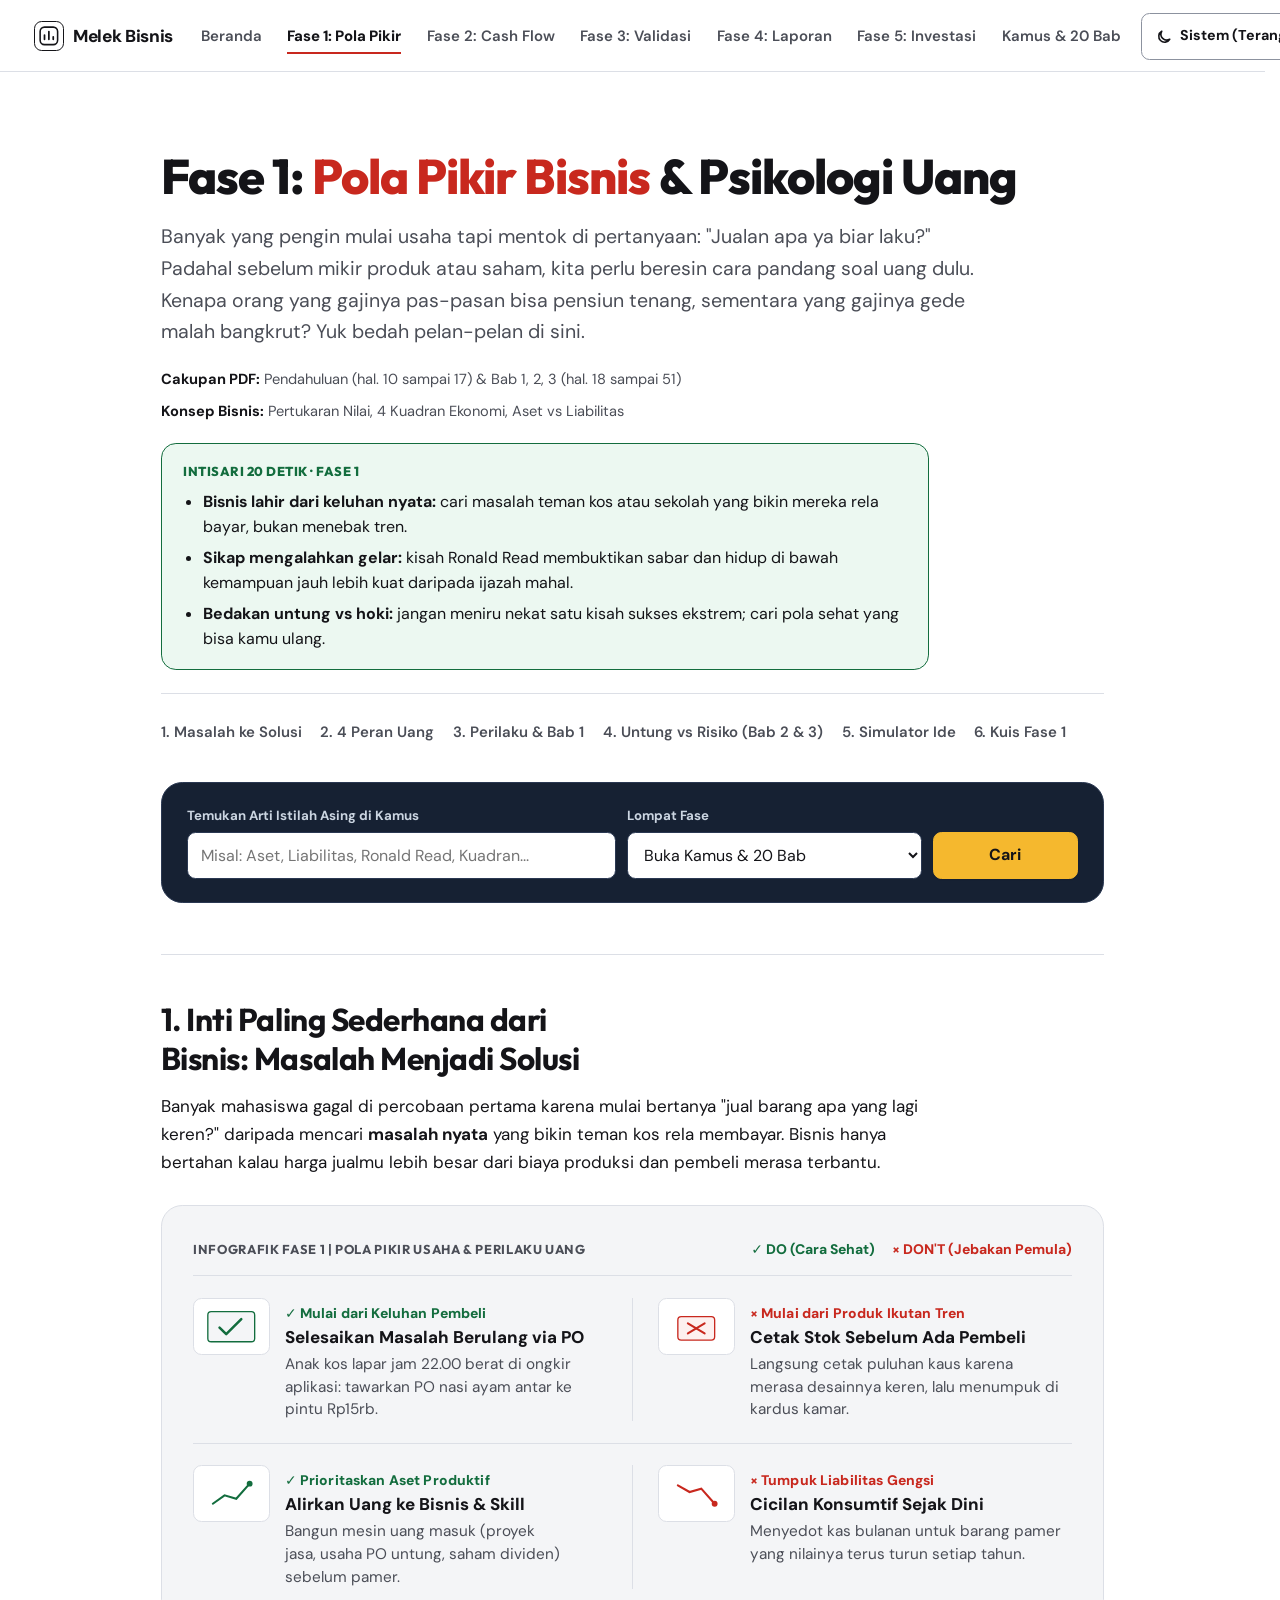
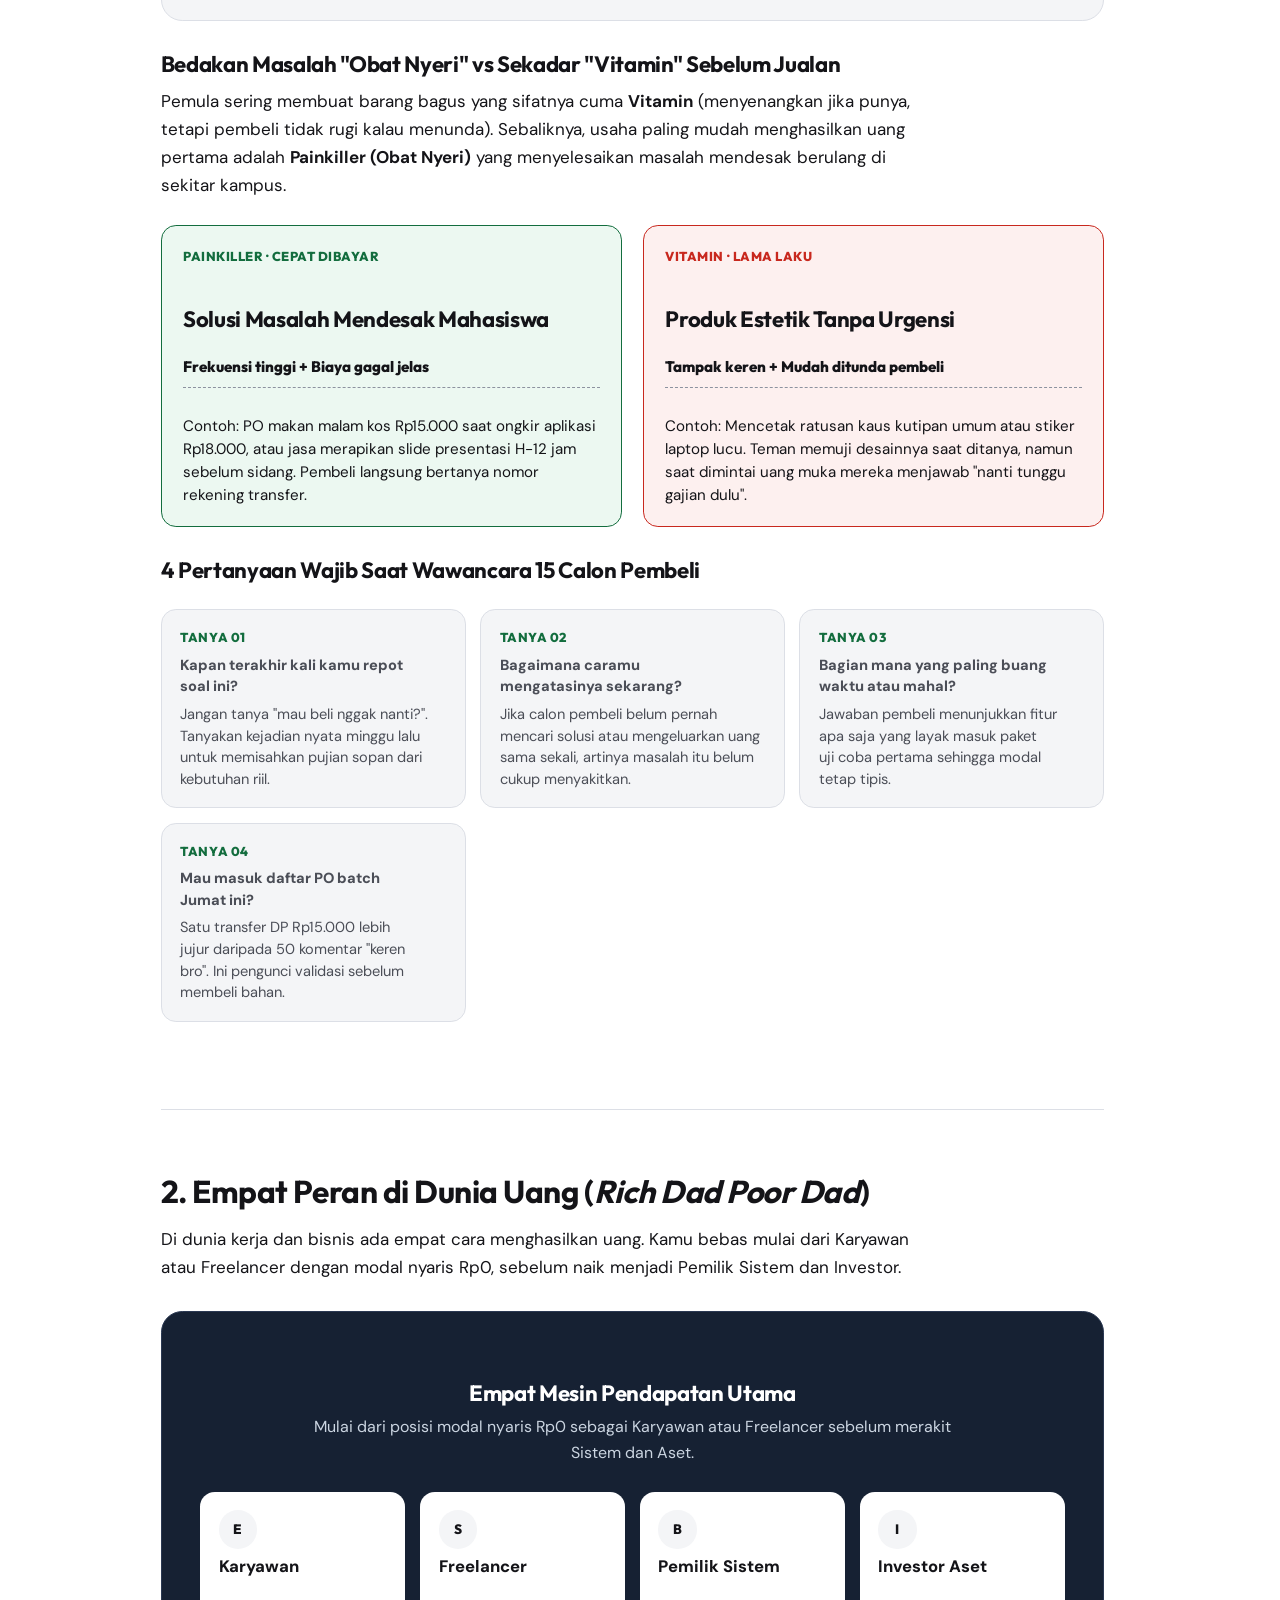
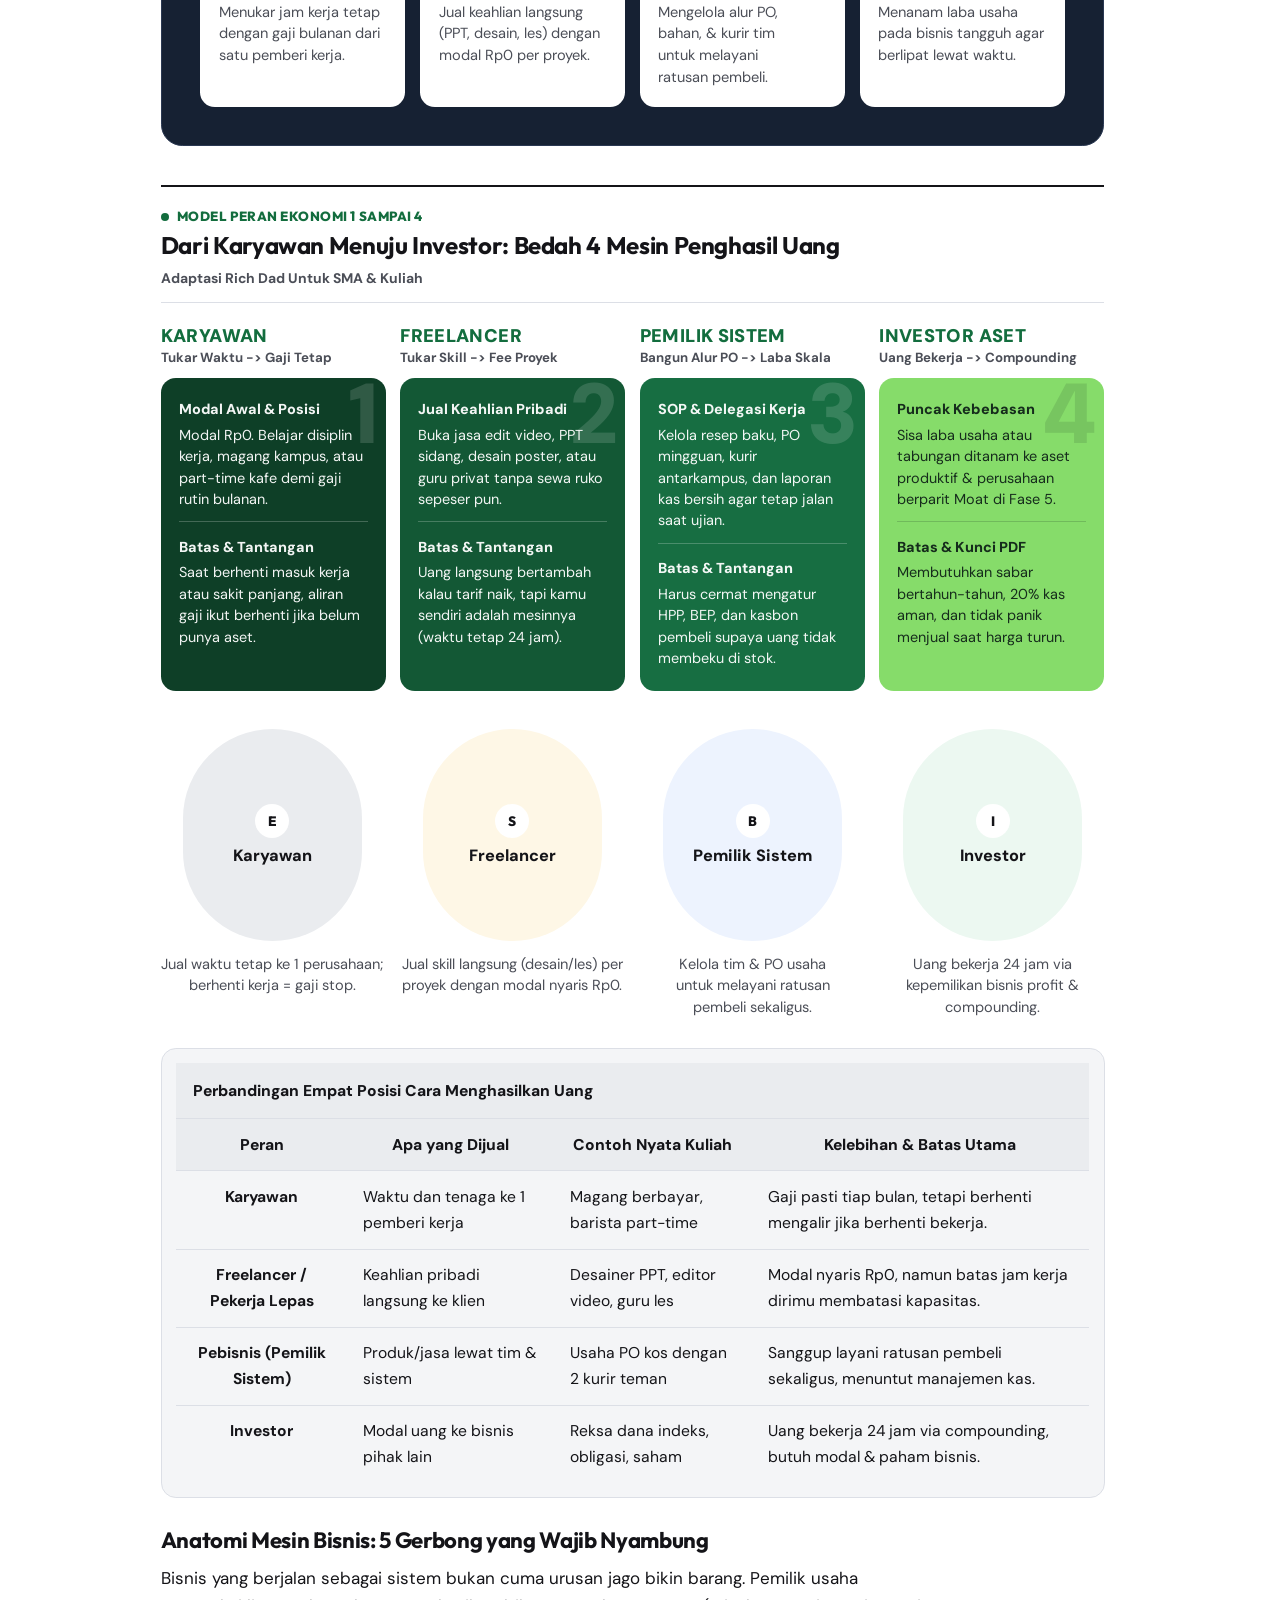
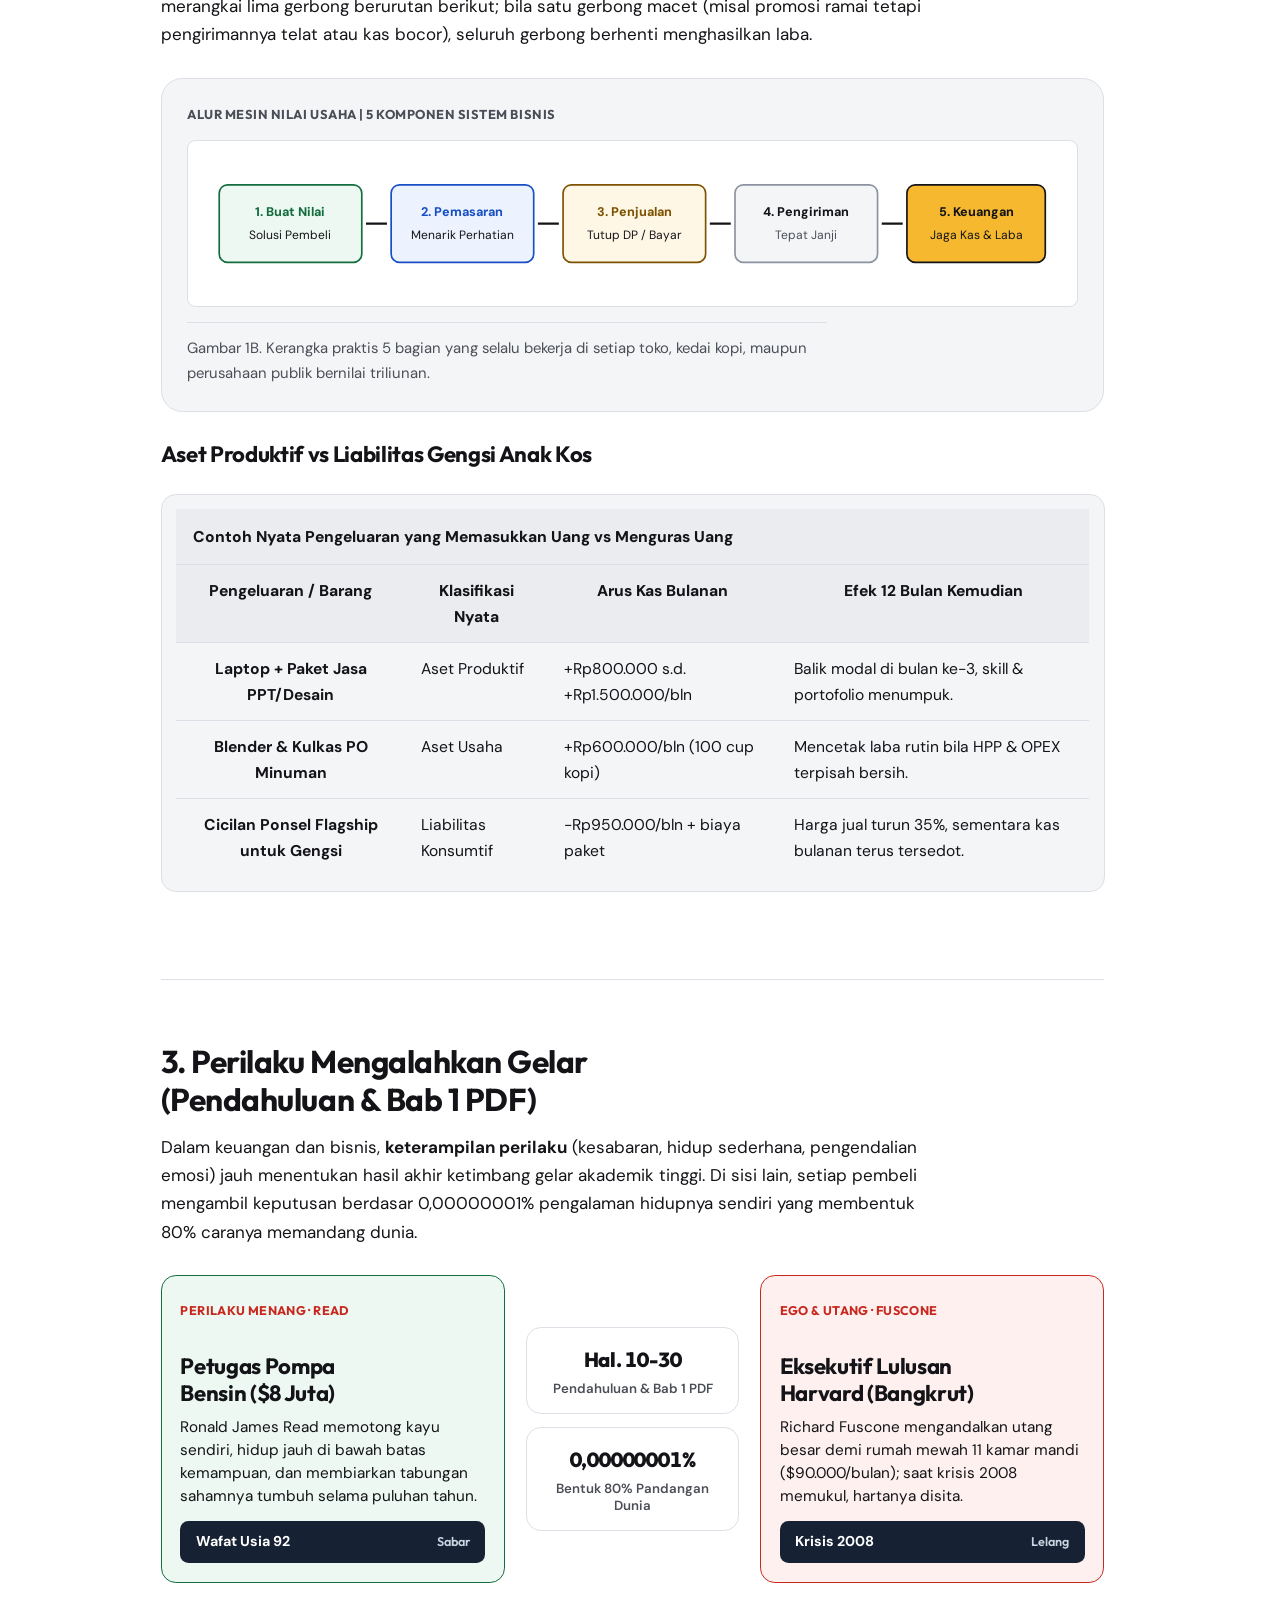
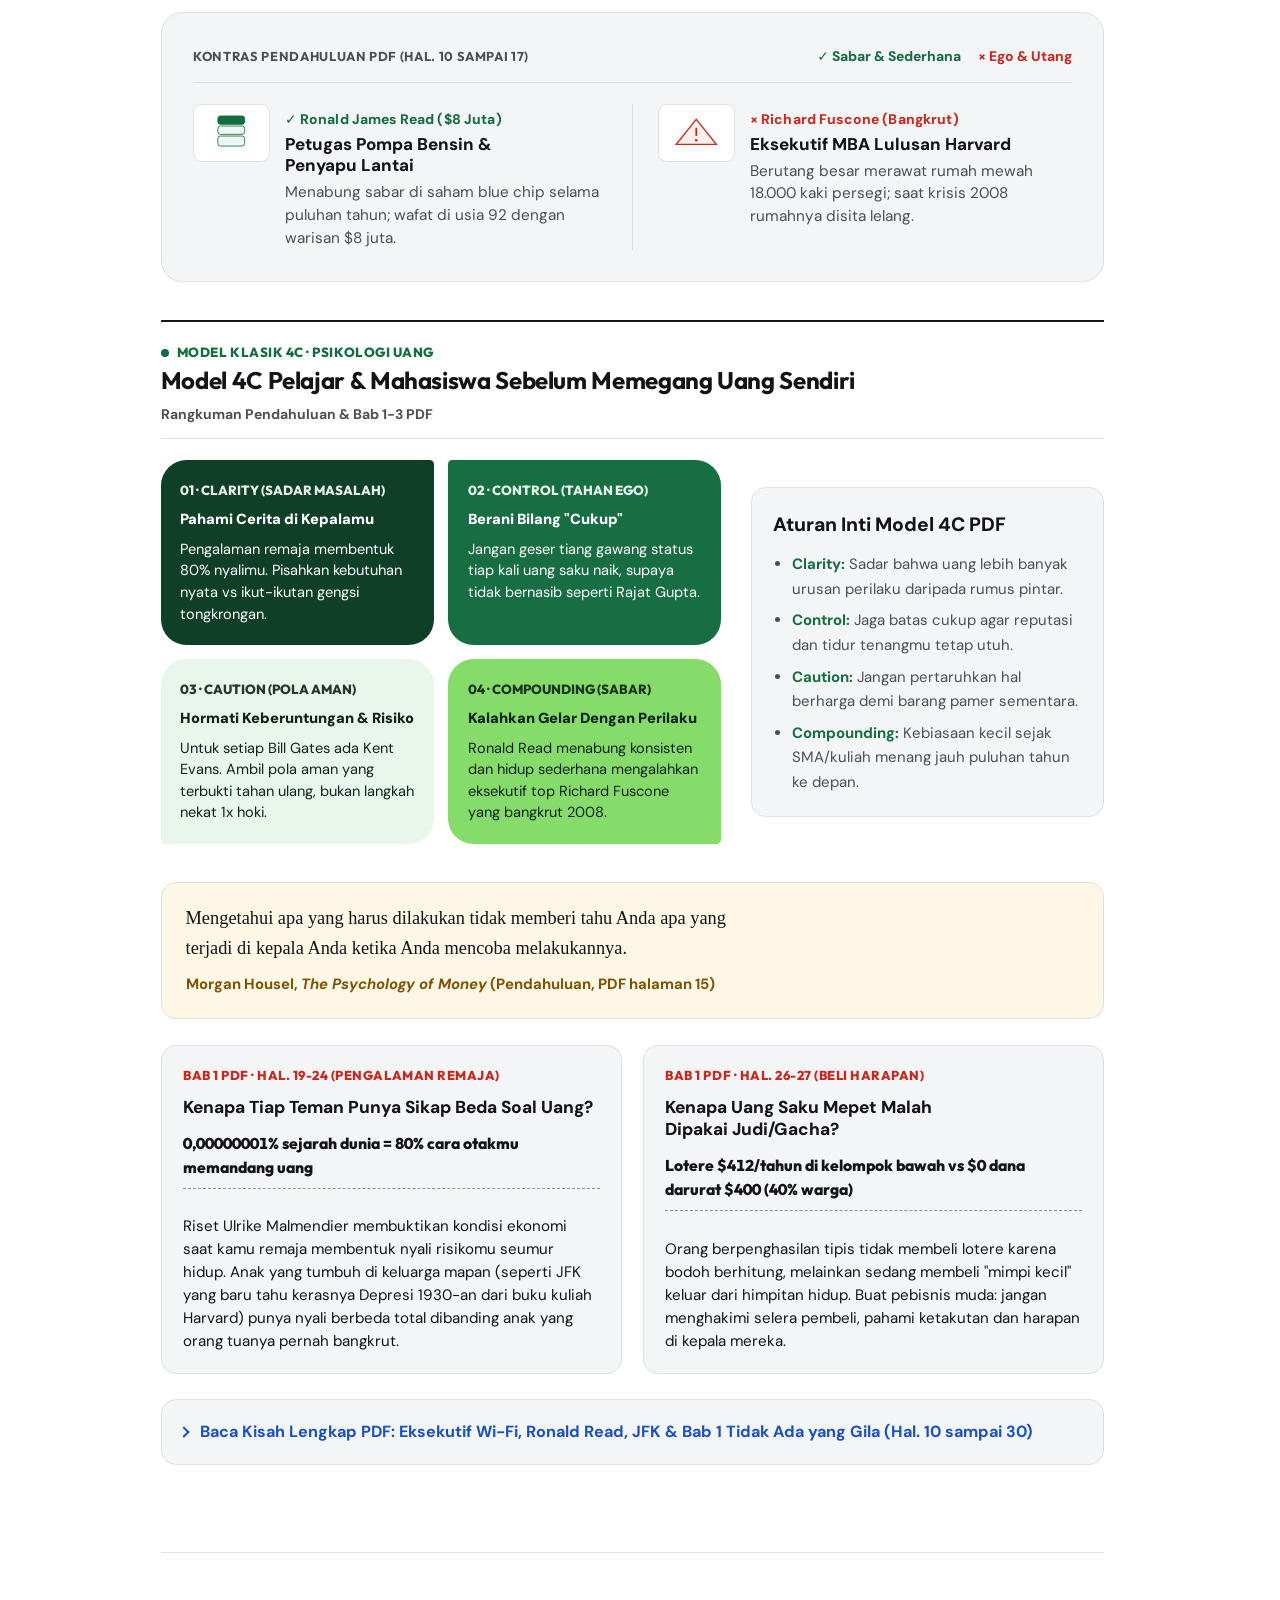
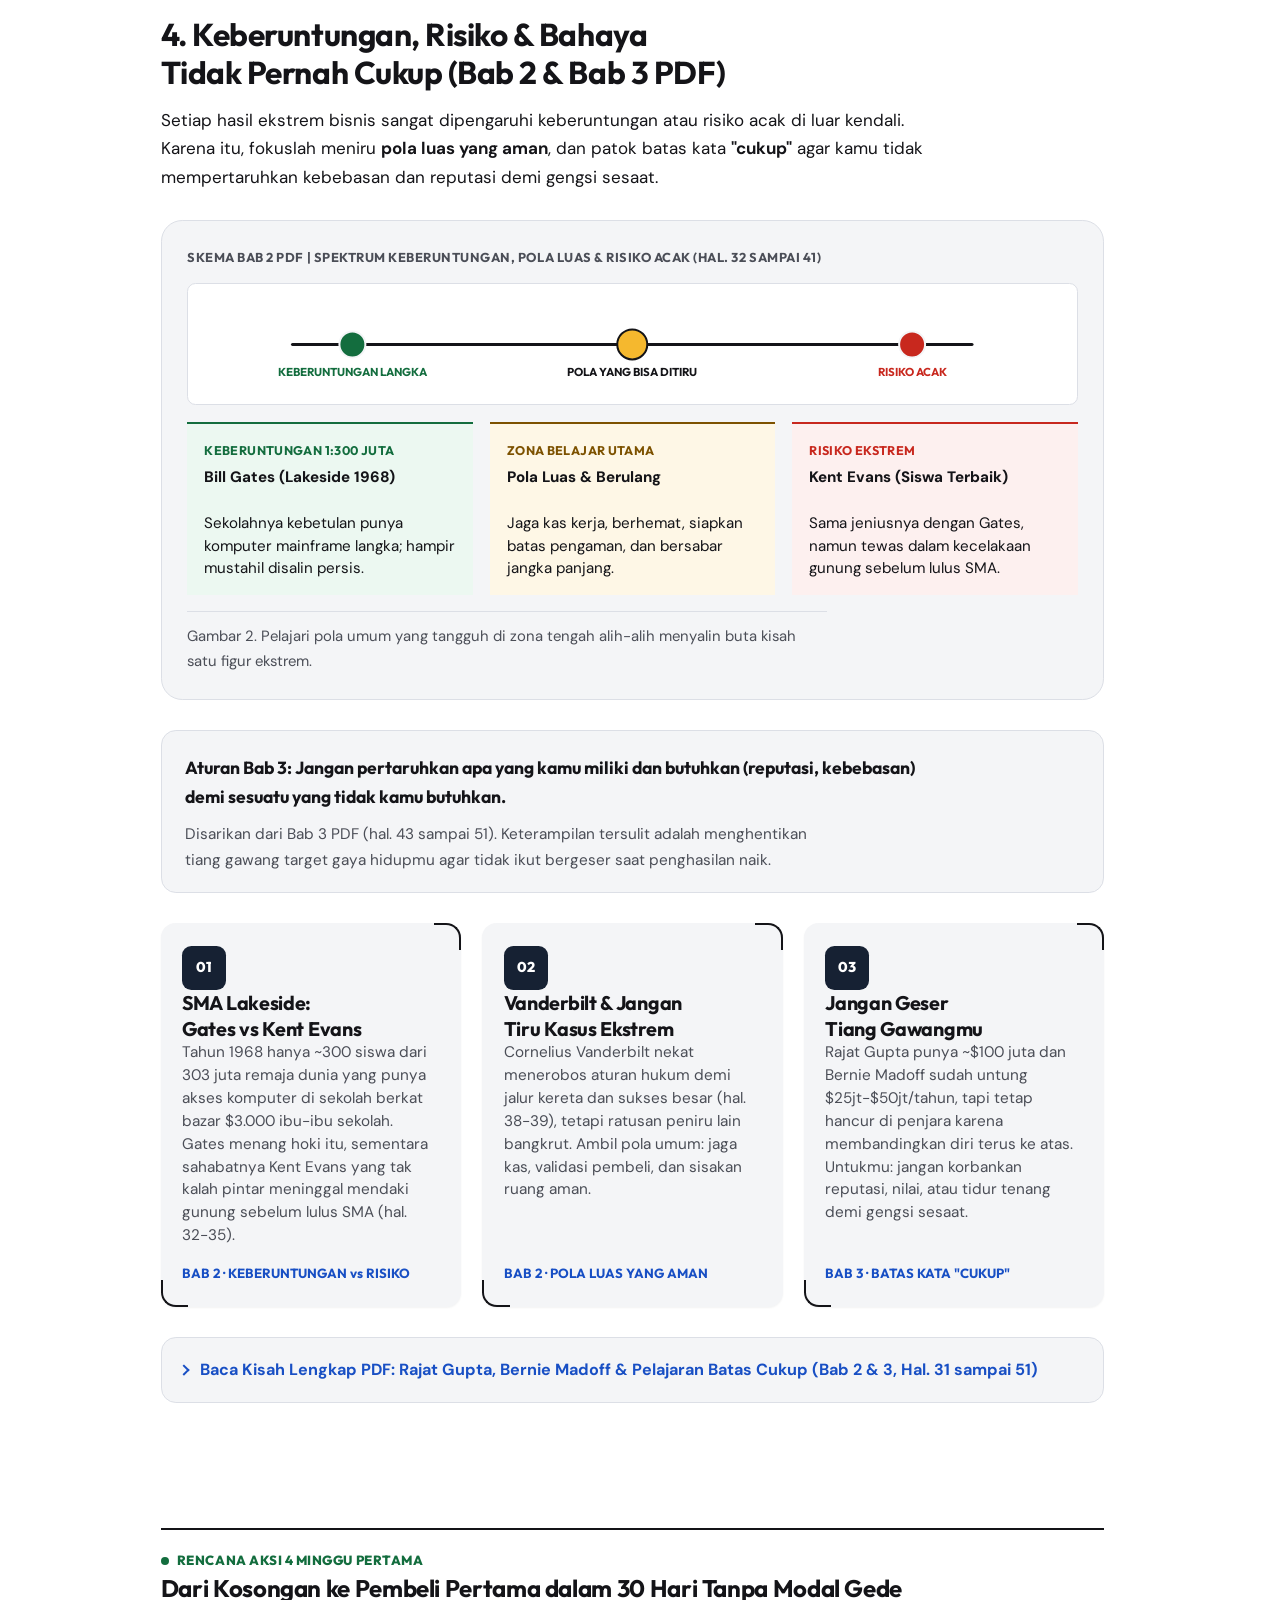
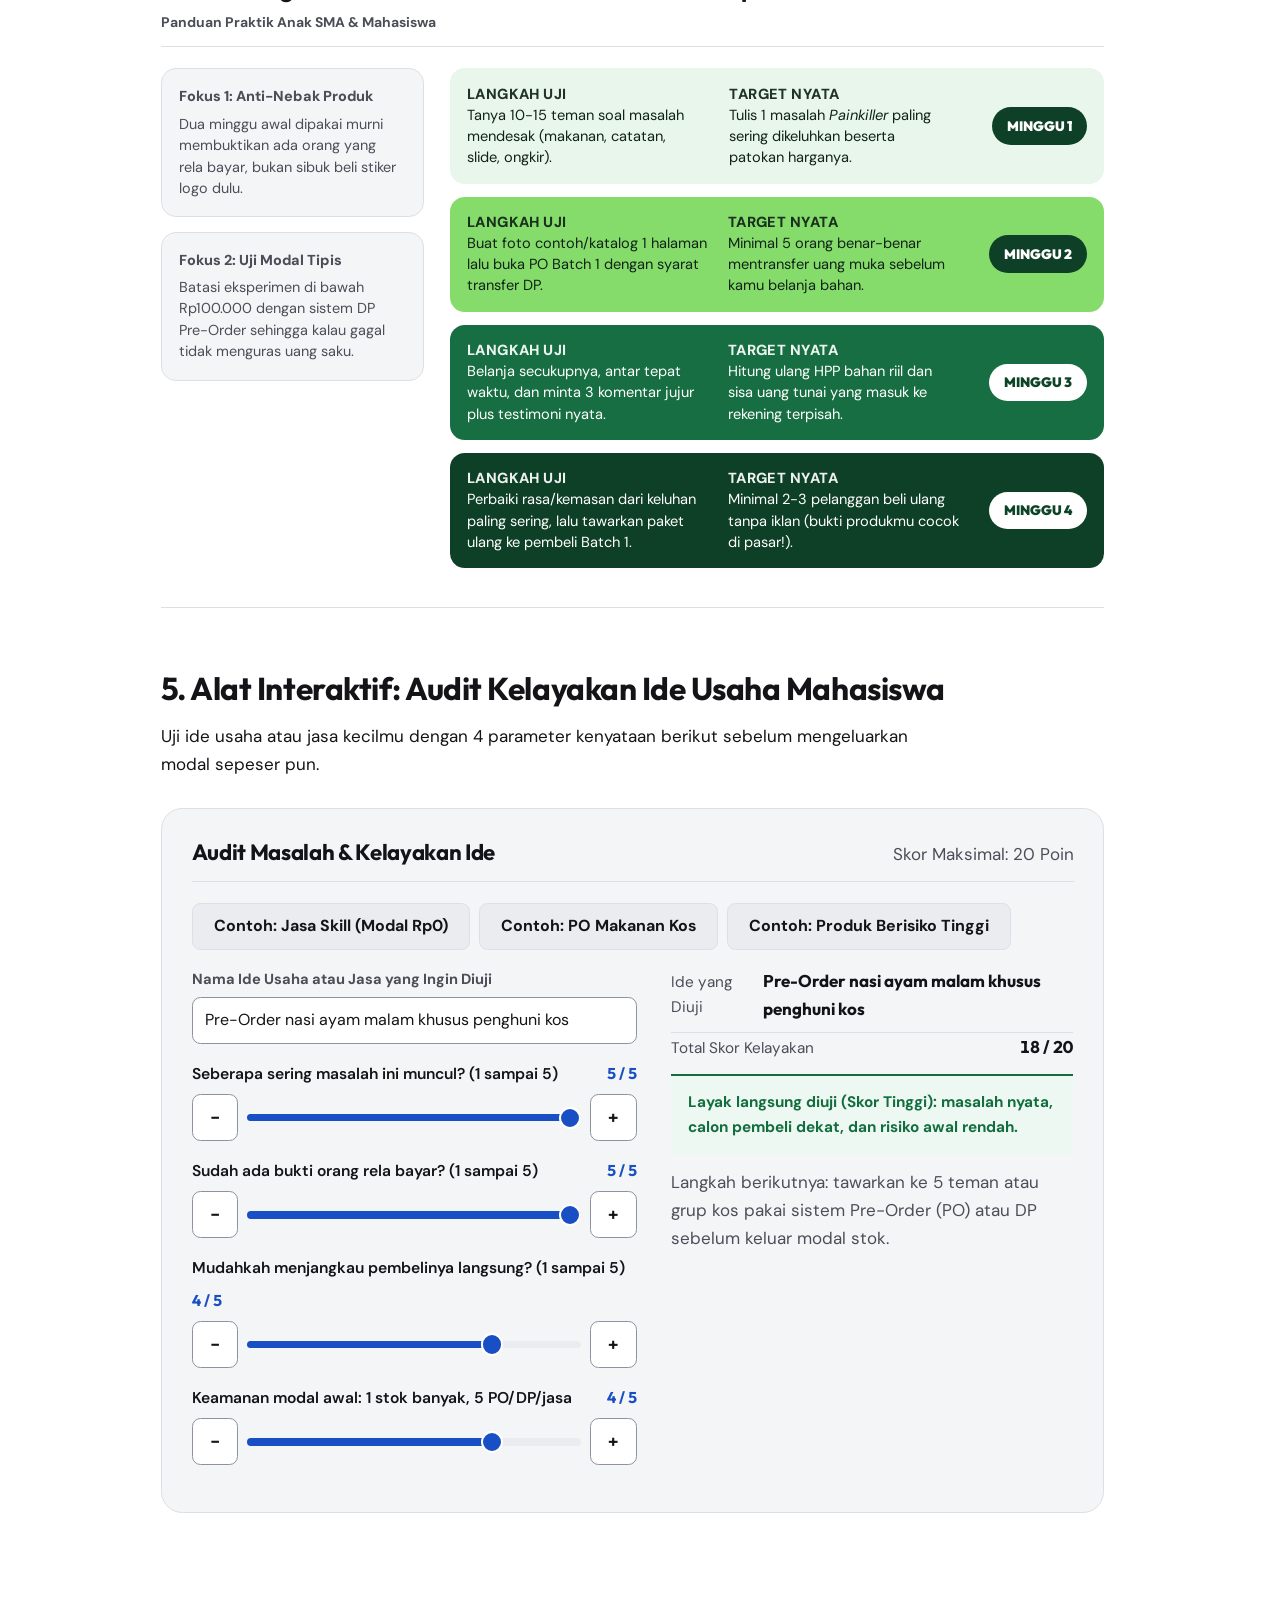
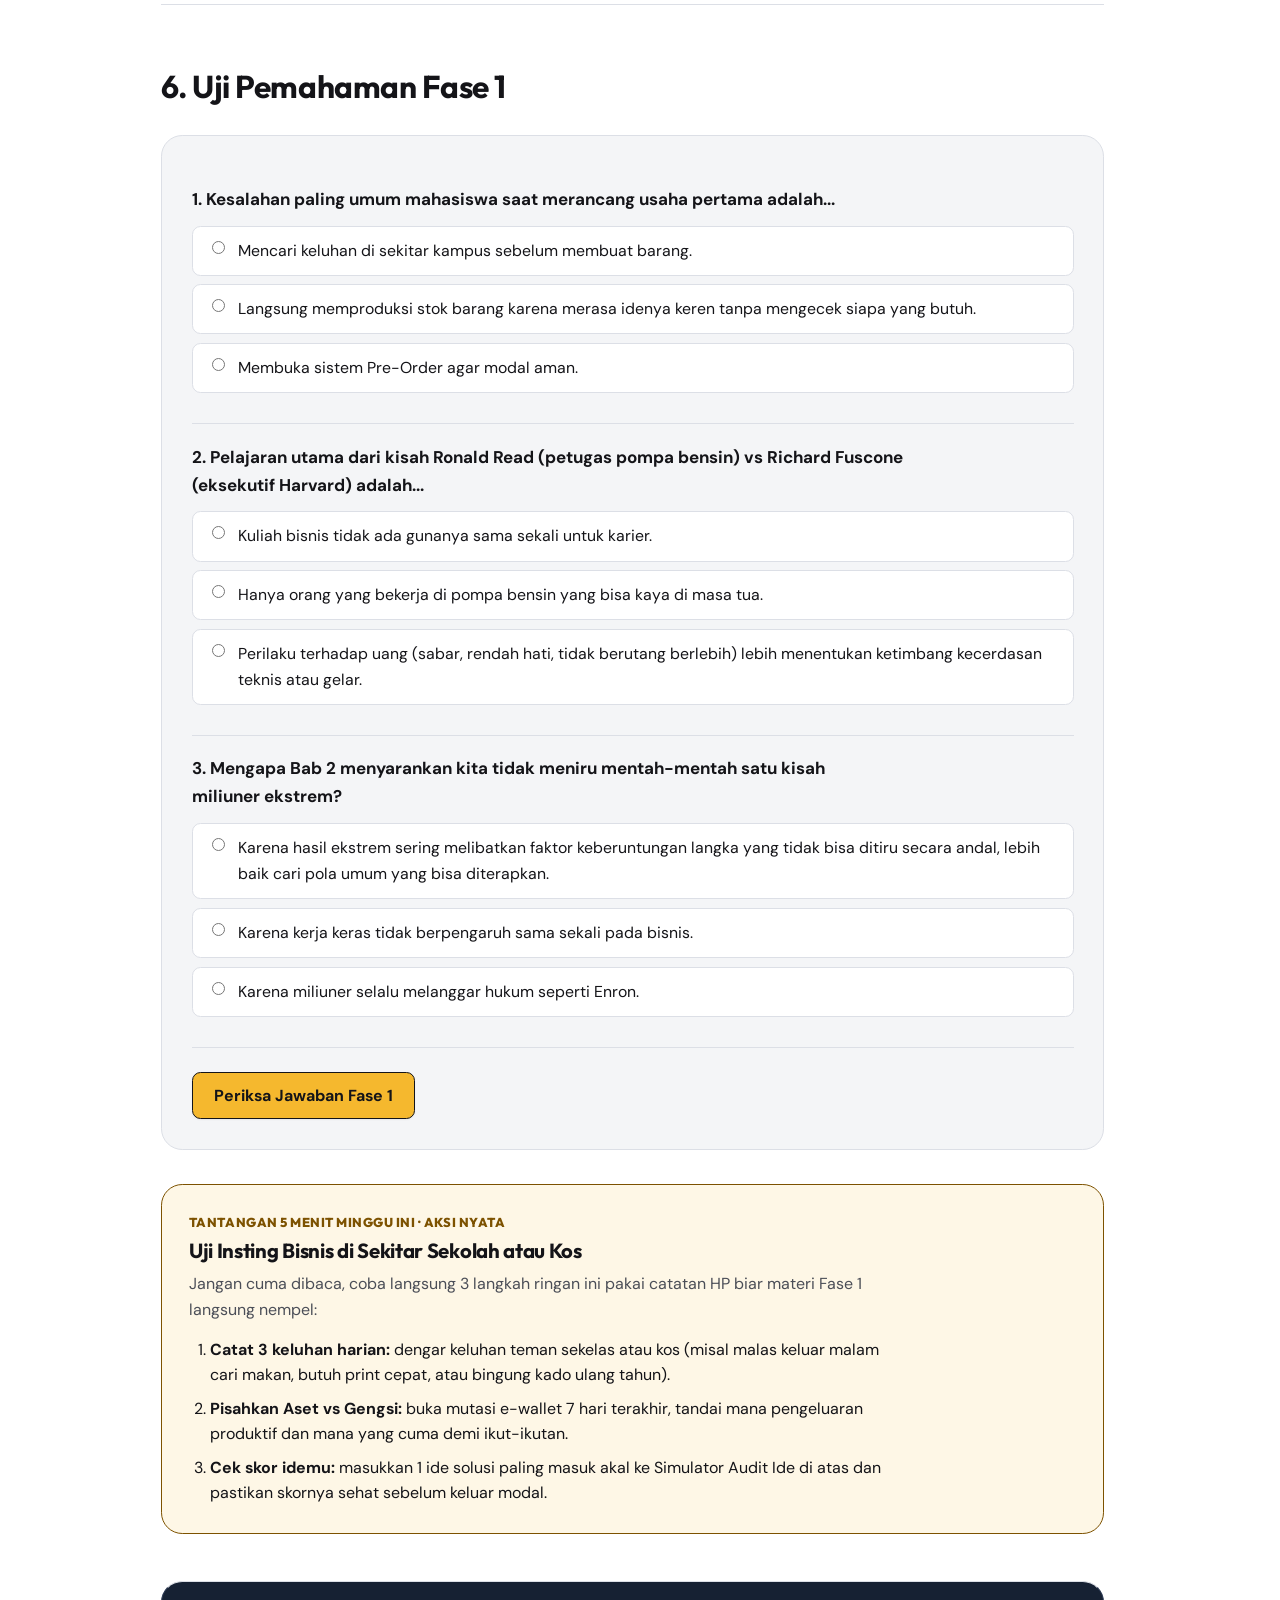
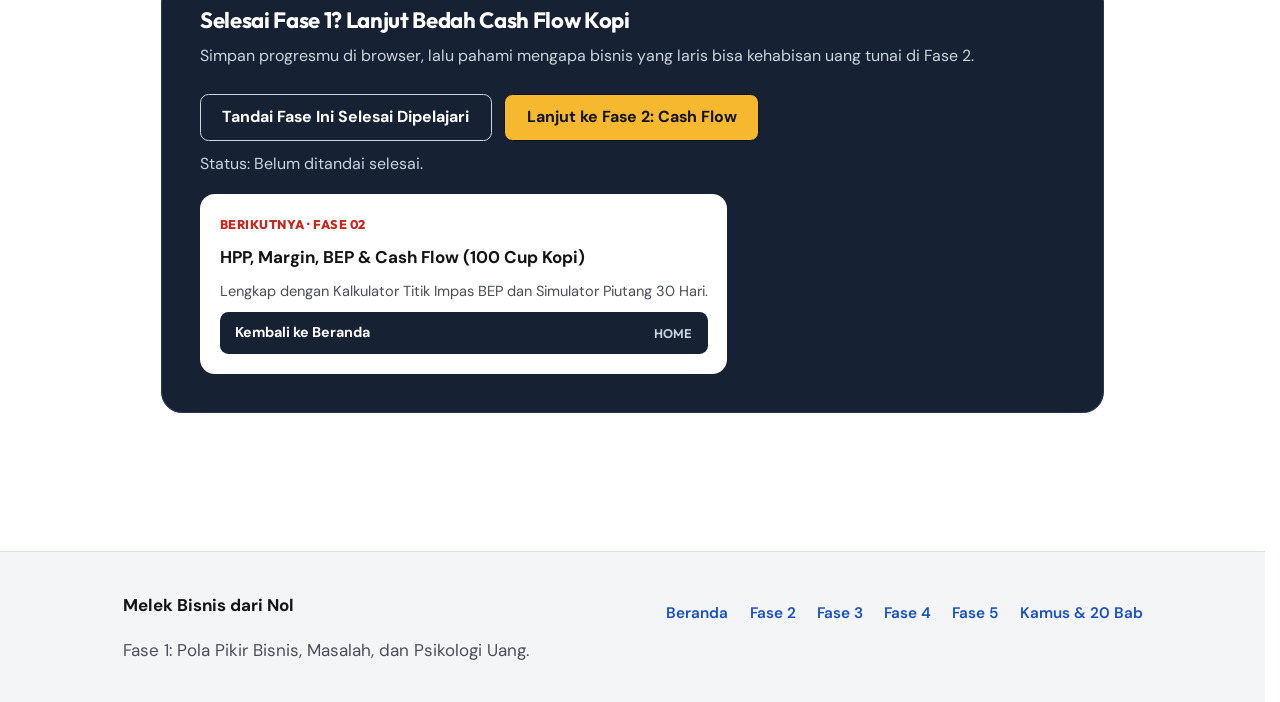
<file: fase-1.html>
<!DOCTYPE html>
<html lang="id">
<head>
  <meta charset="utf-8">
  <meta name="viewport" content="width=device-width, initial-scale=1.0">
  <meta name="color-scheme" content="light dark">
  <script>
    try {
      var t = localStorage.getItem("color-scheme");
      if (t === "light" || t === "dark") {
        document.querySelector('meta[name="color-scheme"]').content = t;
        document.documentElement.setAttribute("data-theme", t);
      }
    } catch (e) {}
  </script>
  <title>Fase 1: Pola Pikir Bisnis, Masalah &amp; Psikologi Uang | Melek Bisnis</title>
  <link rel="icon" type="image/svg+xml" href="data:image/svg+xml,%3Csvg xmlns='http://www.w3.org/2000/svg' viewBox='0 0 24 24'%3E%3Crect width='24' height='24' rx='6' fill='%23141418'/%3E%3Cpath d='M7 17v-5M12 17V7M17 17v-3' stroke='%23FFFFFF' stroke-width='2.2' stroke-linecap='round'/%3E%3C/svg%3E">
  <link rel="preconnect" href="https://fonts.googleapis.com">
  <link rel="preconnect" href="https://fonts.gstatic.com" crossorigin>
  <link rel="stylesheet" href="https://fonts.googleapis.com/css2?family=DM+Sans:ital,opsz,wght@0,9..40,400..700;1,9..40,400..700&family=Outfit:wght@600;700;800&display=optional">
  <link rel="stylesheet" href="styles.css?v=20261128e">
  <script defer src="app.js?v=20261128e"></script>
  <script type="application/ld+json">
  {
    "@context": "https://schema.org",
    "@type": "LearningResource",
    "name": "Fase 1: Pola Pikir Bisnis, Masalah, dan Psikologi Uang",
    "description": "Pengenalan inti bisnis dari keluhan pembeli, 4 kuadran peran uang (Rich Dad Poor Dad), serta bedah Pendahuluan dan Bab 1-3 The Psychology of Money.",
    "inLanguage": "id",
    "isPartOf": {"@type": "Course", "name": "Melek Bisnis dari Nol", "url": "https://voltakyy.github.io/melek-bisnis/"},
    "teaches": ["Validasi Masalah Pembeli", "Aset vs Liabilitas", "Keberuntungan dan Risiko", "Batas Cukup Finansial"]
  }
  </script>
</head>
<body data-phase="fase-1">
  <a href="#main-content" class="skip-link">Langsung ke materi Fase 1</a>
  <div id="reading-progress" class="reading-progress" aria-hidden="true"></div>

  <header class="site-header">
    <div class="header-inner">
      <a class="site-logo" href="index.html">
        <svg class="brand-mark" viewBox="0 0 24 24" width="24" height="24" aria-hidden="true">
          <rect x="2" y="2" width="20" height="20" rx="5" fill="none" stroke="currentColor" stroke-width="1.8"/>
          <path d="M7 16V11M12 16V7M17 16V13" stroke="currentColor" stroke-width="2" stroke-linecap="round"/>
        </svg>
        <span>Melek Bisnis</span>
      </a>

      <div class="header-controls">
        <nav class="site-nav" aria-label="Navigasi kurikulum">
          <button class="menu-button" type="button" popovertarget="site-menu" popovertargetaction="toggle" aria-controls="site-menu" aria-expanded="false">
            <svg width="16" height="16" viewBox="0 0 16 16" aria-hidden="true">
              <path d="M2 4h12M2 8h12M2 12h12" stroke="currentColor" stroke-width="1.8" stroke-linecap="round"/>
            </svg>
            <span>Menu</span>
          </button>

          <ul id="site-menu" class="site-menu" popover="auto">
            <li><a href="index.html">Beranda</a></li>
            <li><a href="fase-1.html" aria-current="page">Fase 1: Pola Pikir</a></li>
            <li><a href="fase-2.html">Fase 2: Cash Flow</a></li>
            <li><a href="fase-3.html">Fase 3: Validasi</a></li>
            <li><a href="fase-4.html">Fase 4: Laporan</a></li>
            <li><a href="fase-5.html">Fase 5: Investasi</a></li>
            <li><a href="kamus-pdf.html">Kamus &amp; 20 Bab</a></li>
          </ul>
        </nav>

        <button id="theme-toggle" class="theme-toggle" type="button" aria-label="Ubah tema tampilan">
          <svg class="theme-icon icon-to-dark" viewBox="0 0 16 16" width="16" height="16" aria-hidden="true">
            <path d="M12.9 10.6A5.5 5.5 0 0 1 5.4 3.1a5.5 5.5 0 1 0 7.5 7.5Z" fill="none" stroke="currentColor" stroke-width="1.5" stroke-linejoin="round"/>
          </svg>
          <svg class="theme-icon icon-to-light" viewBox="0 0 16 16" width="16" height="16" aria-hidden="true">
            <circle cx="8" cy="8" r="3.2" fill="none" stroke="currentColor" stroke-width="1.5"/>
            <path d="M8 1.5v1.6M8 12.9v1.6M1.5 8h1.6M12.9 8h1.6M3.4 3.4l1.1 1.1M11.5 11.5l1.1 1.1M12.6 3.4l-1.1 1.1M4.5 11.5l-1.1 1.1" stroke="currentColor" stroke-width="1.5" stroke-linecap="round"/>
          </svg>
          <span data-theme-label>Sistem</span>
        </button>
      </div>
    </div>
  </header>

  <main id="main-content" class="page-shell" tabindex="-1">
    <header class="hero-frame">
      <h1>Fase 1: <span class="title-accent">Pola Pikir Bisnis</span> &amp; Psikologi Uang</h1>
      <p class="hero-lead">
        Banyak yang pengin mulai usaha tapi mentok di pertanyaan: "Jualan apa ya biar laku?" Padahal sebelum mikir produk atau saham, kita perlu beresin cara pandang soal uang dulu. Kenapa orang yang gajinya pas-pasan bisa pensiun tenang, sementara yang gajinya gede malah bangkrut? Yuk bedah pelan-pelan di sini.
      </p>
      <div class="phase-meta-bar">
        <span class="phase-meta-item"><strong>Cakupan PDF:</strong> Pendahuluan (hal. 10 sampai 17) &amp; Bab 1, 2, 3 (hal. 18 sampai 51)</span>
        <span class="phase-meta-item"><strong>Konsep Bisnis:</strong> Pertukaran Nilai, 4 Kuadran Ekonomi, Aset vs Liabilitas</span>
      </div>
      <aside class="tldr-strip" aria-label="Intisari 20 detik Fase 1">
        <span class="tldr-kicker">Intisari 20 Detik · Fase 1</span>
        <ul class="tldr-list">
          <li><strong>Bisnis lahir dari keluhan nyata:</strong> cari masalah teman kos atau sekolah yang bikin mereka rela bayar, bukan menebak tren.</li>
          <li><strong>Sikap mengalahkan gelar:</strong> kisah Ronald Read membuktikan sabar dan hidup di bawah kemampuan jauh lebih kuat daripada ijazah mahal.</li>
          <li><strong>Bedakan untung vs hoki:</strong> jangan meniru nekat satu kisah sukses ekstrem; cari pola sehat yang bisa kamu ulang.</li>
        </ul>
      </aside>
      <nav class="section-jumps" aria-label="Lompat cepat materi Fase 1">
        <a href="#inti-bisnis">1. Masalah ke Solusi</a>
        <a href="#empat-peran">2. 4 Peran Uang</a>
        <a href="#ronald-vs-richard">3. Perilaku &amp; Bab 1</a>
        <a href="#untung-risiko">4. Untung vs Risiko (Bab 2 &amp; 3)</a>
        <a href="#simulator-ide">5. Simulator Ide</a>
        <a href="#kuis-1">6. Kuis Fase 1</a>
      </nav>
      <div class="finder-strip" style="margin-block-end: 0;" aria-label="Cari cepat istilah di Fase 1">
        <form class="finder-form" data-quick-finder>
          <div>
            <label for="qf-f1-q">Temukan Arti Istilah Asing di Kamus</label>
            <input id="qf-f1-q" data-qf-query class="text-input" type="search" placeholder="Misal: Aset, Liabilitas, Ronald Read, Kuadran...">
          </div>
          <div>
            <label for="qf-f1-t">Lompat Fase</label>
            <select id="qf-f1-t" data-qf-target class="select-input">
              <option value="kamus-pdf.html">Buka Kamus &amp; 20 Bab</option>
              <option value="fase-2.html">Fase 2: HPP &amp; Cash Flow</option>
              <option value="fase-3.html">Fase 3: Validasi &amp; Compounding</option>
              <option value="fase-4.html">Fase 4: Laporan Keuangan</option>
              <option value="fase-5.html">Fase 5: Economic Moat</option>
            </select>
          </div>
          <button class="btn btn-primary" type="submit">Cari</button>
        </form>
      </div>
    </header>

    <section id="inti-bisnis" class="section-block" tabindex="-1">
      <div class="prose">
        <h2>1. Inti Paling Sederhana dari Bisnis: Masalah Menjadi Solusi</h2>
        <p>
          Banyak mahasiswa gagal di percobaan pertama karena mulai bertanya "jual barang apa yang lagi keren?" daripada mencari <strong>masalah nyata</strong> yang bikin teman kos rela membayar. Bisnis hanya bertahan kalau harga jualmu lebih besar dari biaya produksi dan pembeli merasa terbantu.
        </p>
      </div>

      <section class="do-dont-board" aria-label="Perbandingan cara memulai bisnis dan bersikap">
        <div class="do-dont-header">
          <span class="do-dont-kicker">INFOGRAFIK FASE 1 | POLA PIKIR USAHA &amp; PERILAKU UANG</span>
          <div class="do-dont-legend">
            <span class="legend-do">&#10003; DO (Cara Sehat)</span>
            <span class="legend-dont">&times; DON'T (Jebakan Pemula)</span>
          </div>
        </div>

        <div class="do-dont-rows">
          <div class="do-dont-pair">
            <div class="do-dont-side">
              <svg class="mini-vignette" viewBox="0 0 72 52" width="72" height="52" aria-hidden="true">
                <rect x="8" y="8" width="56" height="36" rx="4" fill="var(--bg-surface)" stroke="var(--pos)" stroke-width="1.6"/>
                <path d="M22 27 l8 8 l18 -18" fill="none" stroke="var(--pos)" stroke-width="3" stroke-linecap="round" stroke-linejoin="round"/>
              </svg>
              <div>
                <span class="do-dont-tag is-do">&#10003; Mulai dari Keluhan Pembeli</span>
                <p class="do-dont-title">Selesaikan Masalah Berulang via PO</p>
                <p class="do-dont-desc">Anak kos lapar jam 22.00 berat di ongkir aplikasi: tawarkan PO nasi ayam antar ke pintu Rp15rb.</p>
              </div>
            </div>

            <div class="do-dont-side">
              <svg class="mini-vignette" viewBox="0 0 72 52" width="72" height="52" aria-hidden="true">
                <rect x="14" y="14" width="44" height="28" rx="4" fill="var(--neg-soft)" stroke="var(--neg)" stroke-width="1.6"/>
                <line x1="26" y1="22" x2="46" y2="34" stroke="var(--neg)" stroke-width="2.5" stroke-linecap="round"/>
                <line x1="46" y1="22" x2="26" y2="34" stroke="var(--neg)" stroke-width="2.5" stroke-linecap="round"/>
              </svg>
              <div>
                <span class="do-dont-tag is-dont">&times; Mulai dari Produk Ikutan Tren</span>
                <p class="do-dont-title">Cetak Stok Sebelum Ada Pembeli</p>
                <p class="do-dont-desc">Langsung cetak puluhan kaus karena merasa desainnya keren, lalu menumpuk di kardus kamar.</p>
              </div>
            </div>
          </div>

          <div class="do-dont-pair">
            <div class="do-dont-side">
              <svg class="mini-vignette" viewBox="0 0 72 52" width="72" height="52" aria-hidden="true">
                <path d="M14 38 L28 28 L42 32 L58 14" fill="none" stroke="var(--pos)" stroke-width="2.5" stroke-linecap="round"/>
                <circle cx="58" cy="14" r="3.5" fill="var(--pos)"/>
              </svg>
              <div>
                <span class="do-dont-tag is-do">&#10003; Prioritaskan Aset Produktif</span>
                <p class="do-dont-title">Alirkan Uang ke Bisnis &amp; Skill</p>
                <p class="do-dont-desc">Bangun mesin uang masuk (proyek jasa, usaha PO untung, saham dividen) sebelum pamer.</p>
              </div>
            </div>

            <div class="do-dont-side">
              <svg class="mini-vignette" viewBox="0 0 72 52" width="72" height="52" aria-hidden="true">
                <path d="M14 16 L28 24 L42 20 L58 38" fill="none" stroke="var(--neg)" stroke-width="2.5" stroke-linecap="round"/>
                <circle cx="58" cy="38" r="3.5" fill="var(--neg)"/>
              </svg>
              <div>
                <span class="do-dont-tag is-dont">&times; Tumpuk Liabilitas Gengsi</span>
                <p class="do-dont-title">Cicilan Konsumtif Sejak Dini</p>
                <p class="do-dont-desc">Menyedot kas bulanan untuk barang pamer yang nilainya terus turun setiap tahun.</p>
              </div>
            </div>
          </div>
        </div>
      </section>

      <h3>Bedakan Masalah "Obat Nyeri" vs Sekadar "Vitamin" Sebelum Jualan</h3>
      <p class="prose">
        Pemula sering membuat barang bagus yang sifatnya cuma <strong>Vitamin</strong> (menyenangkan jika punya, tetapi pembeli tidak rugi kalau menunda). Sebaliknya, usaha paling mudah menghasilkan uang pertama adalah <strong>Painkiller (Obat Nyeri)</strong> yang menyelesaikan masalah mendesak berulang di sekitar kampus.
      </p>

      <div class="worked-pair" aria-label="Perbandingan Painkiller vs Vitamin dalam ide bisnis kampus">
        <div class="worked-card is-pos">
          <span class="check-num">PAINKILLER · CEPAT DIBAYAR</span>
          <h3>Solusi Masalah Mendesak Mahasiswa</h3>
          <p class="worked-eq">Frekuensi tinggi + Biaya gagal jelas</p>
          <p>Contoh: PO makan malam kos Rp15.000 saat ongkir aplikasi Rp18.000, atau jasa merapikan slide presentasi H-12 jam sebelum sidang. Pembeli langsung bertanya nomor rekening transfer.</p>
        </div>
        <div class="worked-card is-neg">
          <span class="check-num" style="color: var(--neg);">VITAMIN · LAMA LAKU</span>
          <h3>Produk Estetik Tanpa Urgensi</h3>
          <p class="worked-eq">Tampak keren + Mudah ditunda pembeli</p>
          <p>Contoh: Mencetak ratusan kaus kutipan umum atau stiker laptop lucu. Teman memuji desainnya saat ditanya, namun saat dimintai uang muka mereka menjawab "nanti tunggu gajian dulu".</p>
        </div>
      </div>

      <h3>4 Pertanyaan Wajib Saat Wawancara 15 Calon Pembeli</h3>
      <div class="check-matrix" aria-label="Checklist pertanyaan validasi masalah pembeli">
        <div class="check-item">
          <span class="check-num">TANYA 01</span>
          <p class="check-title">Kapan terakhir kali kamu repot soal ini?</p>
          <p>Jangan tanya "mau beli nggak nanti?". Tanyakan kejadian nyata minggu lalu untuk memisahkan pujian sopan dari kebutuhan riil.</p>
        </div>
        <div class="check-item">
          <span class="check-num">TANYA 02</span>
          <p class="check-title">Bagaimana caramu mengatasinya sekarang?</p>
          <p>Jika calon pembeli belum pernah mencari solusi atau mengeluarkan uang sama sekali, artinya masalah itu belum cukup menyakitkan.</p>
        </div>
        <div class="check-item">
          <span class="check-num">TANYA 03</span>
          <p class="check-title">Bagian mana yang paling buang waktu atau mahal?</p>
          <p>Jawaban pembeli menunjukkan fitur apa saja yang layak masuk paket uji coba pertama sehingga modal tetap tipis.</p>
        </div>
        <div class="check-item">
          <span class="check-num">TANYA 04</span>
          <p class="check-title">Mau masuk daftar PO batch Jumat ini?</p>
          <p>Satu transfer DP Rp15.000 lebih jujur daripada 50 komentar "keren bro". Ini pengunci validasi sebelum membeli bahan.</p>
        </div>
      </div>
    </section>

    <section id="empat-peran" class="section-block" tabindex="-1">
      <div class="prose">
        <h2>2. Empat Peran di Dunia Uang (<cite>Rich Dad Poor Dad</cite>)</h2>
        <p>
          Di dunia kerja dan bisnis ada empat cara menghasilkan uang. Kamu bebas mulai dari Karyawan atau Freelancer dengan modal nyaris Rp0, sebelum naik menjadi Pemilik Sistem dan Investor.
        </p>
      </div>

      <div class="contrast-slab" aria-label="Ringkasan empat kuadran cara menghasilkan uang">
        <div class="contrast-slab-head">
          <h3>Empat Mesin Pendapatan Utama</h3>
          <p>Mulai dari posisi modal nyaris Rp0 sebagai Karyawan atau Freelancer sebelum merakit Sistem dan Aset.</p>
        </div>
        <div class="slab-grid-4">
          <div class="slab-card"><div class="slab-card-icon">E</div><p class="slab-card-title">Karyawan</p><p>Menukar jam kerja tetap dengan gaji bulanan dari satu pemberi kerja.</p></div>
          <div class="slab-card"><div class="slab-card-icon">S</div><p class="slab-card-title">Freelancer</p><p>Jual keahlian langsung (PPT, desain, les) dengan modal Rp0 per proyek.</p></div>
          <div class="slab-card"><div class="slab-card-icon">B</div><p class="slab-card-title">Pemilik Sistem</p><p>Mengelola alur PO, bahan, &amp; kurir tim untuk melayani ratusan pembeli.</p></div>
          <div class="slab-card"><div class="slab-card-icon">I</div><p class="slab-card-title">Investor Aset</p><p>Menanam laba usaha pada bisnis tangguh agar berlipat lewat waktu.</p></div>
        </div>
      </div>

      <div class="info-sheet" aria-label="Empat pilar bertingkat model peran ekonomi">
        <div class="sheet-head">
          <div class="sheet-head-left">
            <span class="sheet-kicker">MODEL PERAN EKONOMI 1 SAMPAI 4</span>
            <h3>Dari Karyawan Menuju Investor: Bedah 4 Mesin Penghasil Uang</h3>
          </div>
          <span class="sheet-sub">Adaptasi Rich Dad Untuk SMA &amp; Kuliah</span>
        </div>
        <div class="pillar-4">
          <div class="pillar-col">
            <div>
              <p class="pillar-top-title">KARYAWAN</p>
              <p class="pillar-top-sub">Tukar Waktu -> Gaji Tetap</p>
            </div>
            <div class="pillar-card step-1" data-num="1">
              <div class="pillar-item">
                <p class="pillar-item-title">Modal Awal &amp; Posisi</p>
                <p>Modal Rp0. Belajar disiplin kerja, magang kampus, atau part-time kafe demi gaji rutin bulanan.</p>
              </div>
              <div class="pillar-item">
                <p class="pillar-item-title">Batas &amp; Tantangan</p>
                <p>Saat berhenti masuk kerja atau sakit panjang, aliran gaji ikut berhenti jika belum punya aset.</p>
              </div>
            </div>
          </div>

          <div class="pillar-col">
            <div>
              <p class="pillar-top-title">FREELANCER</p>
              <p class="pillar-top-sub">Tukar Skill -> Fee Proyek</p>
            </div>
            <div class="pillar-card step-2" data-num="2">
              <div class="pillar-item">
                <p class="pillar-item-title">Jual Keahlian Pribadi</p>
                <p>Buka jasa edit video, PPT sidang, desain poster, atau guru privat tanpa sewa ruko sepeser pun.</p>
              </div>
              <div class="pillar-item">
                <p class="pillar-item-title">Batas &amp; Tantangan</p>
                <p>Uang langsung bertambah kalau tarif naik, tapi kamu sendiri adalah mesinnya (waktu tetap 24 jam).</p>
              </div>
            </div>
          </div>

          <div class="pillar-col">
            <div>
              <p class="pillar-top-title">PEMILIK SISTEM</p>
              <p class="pillar-top-sub">Bangun Alur PO -> Laba Skala</p>
            </div>
            <div class="pillar-card step-3" data-num="3">
              <div class="pillar-item">
                <p class="pillar-item-title">SOP &amp; Delegasi Kerja</p>
                <p>Kelola resep baku, PO mingguan, kurir antarkampus, dan laporan kas bersih agar tetap jalan saat ujian.</p>
              </div>
              <div class="pillar-item">
                <p class="pillar-item-title">Batas &amp; Tantangan</p>
                <p>Harus cermat mengatur HPP, BEP, dan kasbon pembeli supaya uang tidak membeku di stok.</p>
              </div>
            </div>
          </div>

          <div class="pillar-col">
            <div>
              <p class="pillar-top-title">INVESTOR ASET</p>
              <p class="pillar-top-sub">Uang Bekerja -> Compounding</p>
            </div>
            <div class="pillar-card step-4" data-num="4">
              <div class="pillar-item">
                <p class="pillar-item-title">Puncak Kebebasan</p>
                <p>Sisa laba usaha atau tabungan ditanam ke aset produktif &amp; perusahaan berparit Moat di Fase 5.</p>
              </div>
              <div class="pillar-item">
                <p class="pillar-item-title">Batas &amp; Kunci PDF</p>
                <p>Membutuhkan sabar bertahun-tahun, 20% kas aman, dan tidak panik menjual saat harga turun.</p>
              </div>
            </div>
          </div>
        </div>
      </div>

      <div class="capsule-grid" aria-label="Empat peran ekonomi">
        <div class="capsule-col">
          <div class="capsule-pill">
            <span class="capsule-badge">E</span>
            <span class="capsule-title">Karyawan</span>
          </div>
          <p class="capsule-desc">Jual waktu tetap ke 1 perusahaan; berhenti kerja = gaji stop.</p>
        </div>
        <div class="capsule-col">
          <div class="capsule-pill tone-gold">
            <span class="capsule-badge">S</span>
            <span class="capsule-title">Freelancer</span>
          </div>
          <p class="capsule-desc">Jual skill langsung (desain/les) per proyek dengan modal nyaris Rp0.</p>
        </div>
        <div class="capsule-col">
          <div class="capsule-pill tone-info">
            <span class="capsule-badge">B</span>
            <span class="capsule-title">Pemilik Sistem</span>
          </div>
          <p class="capsule-desc">Kelola tim &amp; PO usaha untuk melayani ratusan pembeli sekaligus.</p>
        </div>
        <div class="capsule-col">
          <div class="capsule-pill tone-pos">
            <span class="capsule-badge">I</span>
            <span class="capsule-title">Investor</span>
          </div>
          <p class="capsule-desc">Uang bekerja 24 jam via kepemilikan bisnis profit &amp; compounding.</p>
        </div>
      </div>

      <div class="table-wrapper responsive-table" tabindex="0" role="region" aria-labelledby="tbl-peran-cap">
        <table>
          <caption id="tbl-peran-cap">Perbandingan Empat Posisi Cara Menghasilkan Uang</caption>
          <thead>
            <tr>
              <th scope="col">Peran</th>
              <th scope="col">Apa yang Dijual</th>
              <th scope="col">Contoh Nyata Kuliah</th>
              <th scope="col">Kelebihan &amp; Batas Utama</th>
            </tr>
          </thead>
          <tbody>
            <tr>
              <th scope="row">Karyawan</th>
              <td data-label="Apa yang Dijual">Waktu dan tenaga ke 1 pemberi kerja</td>
              <td data-label="Contoh">Magang berbayar, barista part-time</td>
              <td data-label="Batas">Gaji pasti tiap bulan, tetapi berhenti mengalir jika berhenti bekerja.</td>
            </tr>
            <tr>
              <th scope="row">Freelancer / Pekerja Lepas</th>
              <td data-label="Apa yang Dijual">Keahlian pribadi langsung ke klien</td>
              <td data-label="Contoh">Desainer PPT, editor video, guru les</td>
              <td data-label="Batas">Modal nyaris Rp0, namun batas jam kerja dirimu membatasi kapasitas.</td>
            </tr>
            <tr>
              <th scope="row">Pebisnis (Pemilik Sistem)</th>
              <td data-label="Apa yang Dijual">Produk/jasa lewat tim &amp; sistem</td>
              <td data-label="Contoh">Usaha PO kos dengan 2 kurir teman</td>
              <td data-label="Batas">Sanggup layani ratusan pembeli sekaligus, menuntut manajemen kas.</td>
            </tr>
            <tr>
              <th scope="row">Investor</th>
              <td data-label="Apa yang Dijual">Modal uang ke bisnis pihak lain</td>
              <td data-label="Contoh">Reksa dana indeks, obligasi, saham</td>
              <td data-label="Batas">Uang bekerja 24 jam via compounding, butuh modal &amp; paham bisnis.</td>
            </tr>
          </tbody>
        </table>
      </div>

      <h3>Anatomi Mesin Bisnis: 5 Gerbong yang Wajib Nyambung</h3>
      <p class="prose">
        Bisnis yang berjalan sebagai sistem bukan cuma urusan jago bikin barang. Pemilik usaha merangkai lima gerbong berurutan berikut; bila satu gerbong macet (misal promosi ramai tetapi pengirimannya telat atau kas bocor), seluruh gerbong berhenti menghasilkan laba.
      </p>

      <figure class="diagram-plate">
        <p class="diagram-plate-kicker">ALUR MESIN NILAI USAHA | 5 KOMPONEN SISTEM BISNIS</p>
        <svg viewBox="0 0 820 130" width="820" height="130" role="img" aria-labelledby="diag-f1-engine-t diag-f1-engine-d">
          <title id="diag-f1-engine-t">Diagram 5 gerbong mesin bisnis: Value, Marketing, Sales, Delivery, dan Finance</title>
          <desc id="diag-f1-engine-d">Lima kotak berurutan dihubungkan panah dari penciptaan nilai, pemasaran, penjualan, pengiriman tepat waktu, sampai pencatatan keuangan.</desc>
          <rect width="820" height="130" fill="var(--bg-page)"/>
          <rect x="16" y="28" width="136" height="74" rx="8" fill="var(--pos-soft)" stroke="var(--pos)" stroke-width="1.6"/>
          <text x="84" y="58" text-anchor="middle" fill="var(--pos)" font-size="12" font-weight="800">1. Buat Nilai</text>
          <text x="84" y="80" text-anchor="middle" fill="var(--text-primary)" font-size="11.5">Solusi Pembeli</text>

          <path d="M156 65 H176" stroke="var(--ink-frame)" stroke-width="2"/>
          <rect x="180" y="28" width="136" height="74" rx="8" fill="var(--info-soft)" stroke="var(--info)" stroke-width="1.6"/>
          <text x="248" y="58" text-anchor="middle" fill="var(--info)" font-size="12" font-weight="800">2. Pemasaran</text>
          <text x="248" y="80" text-anchor="middle" fill="var(--text-primary)" font-size="11.5">Menarik Perhatian</text>

          <path d="M320 65 H340" stroke="var(--ink-frame)" stroke-width="2"/>
          <rect x="344" y="28" width="136" height="74" rx="8" fill="var(--titanium-tint)" stroke="var(--titanium)" stroke-width="1.6"/>
          <text x="412" y="58" text-anchor="middle" fill="var(--titanium)" font-size="12" font-weight="800">3. Penjualan</text>
          <text x="412" y="80" text-anchor="middle" fill="var(--text-primary)" font-size="11.5">Tutup DP / Bayar</text>

          <path d="M484 65 H504" stroke="var(--ink-frame)" stroke-width="2"/>
          <rect x="508" y="28" width="136" height="74" rx="8" fill="var(--bg-surface)" stroke="var(--border-control)" stroke-width="1.6"/>
          <text x="576" y="58" text-anchor="middle" fill="var(--text-primary)" font-size="12" font-weight="800">4. Pengiriman</text>
          <text x="576" y="80" text-anchor="middle" fill="var(--text-secondary)" font-size="11.5">Tepat Janji</text>

          <path d="M648 65 H668" stroke="var(--ink-frame)" stroke-width="2"/>
          <rect x="672" y="28" width="132" height="74" rx="8" fill="var(--cta-bg)" stroke="var(--ink-frame)" stroke-width="1.6"/>
          <text x="738" y="58" text-anchor="middle" fill="var(--cta-ink)" font-size="12" font-weight="800">5. Keuangan</text>
          <text x="738" y="80" text-anchor="middle" fill="var(--cta-ink)" font-size="11.5">Jaga Kas &amp; Laba</text>
        </svg>
        <figcaption>
          Gambar 1B. Kerangka praktis 5 bagian yang selalu bekerja di setiap toko, kedai kopi, maupun perusahaan publik bernilai triliunan.
        </figcaption>
      </figure>

      <h3>Aset Produktif vs Liabilitas Gengsi Anak Kos</h3>
      <div class="table-wrapper responsive-table" tabindex="0" role="region" aria-labelledby="tbl-aset-cap">
        <table>
          <caption id="tbl-aset-cap">Contoh Nyata Pengeluaran yang Memasukkan Uang vs Menguras Uang</caption>
          <thead>
            <tr>
              <th scope="col">Pengeluaran / Barang</th>
              <th scope="col">Klasifikasi Nyata</th>
              <th scope="col">Arus Kas Bulanan</th>
              <th scope="col">Efek 12 Bulan Kemudian</th>
            </tr>
          </thead>
          <tbody>
            <tr>
              <th scope="row">Laptop + Paket Jasa PPT/Desain</th>
              <td data-label="Klasifikasi">Aset Produktif</td>
              <td data-label="Arus Kas">+Rp800.000 s.d. +Rp1.500.000/bln</td>
              <td data-label="Efek">Balik modal di bulan ke-3, skill &amp; portofolio menumpuk.</td>
            </tr>
            <tr>
              <th scope="row">Blender &amp; Kulkas PO Minuman</th>
              <td data-label="Klasifikasi">Aset Usaha</td>
              <td data-label="Arus Kas">+Rp600.000/bln (100 cup kopi)</td>
              <td data-label="Efek">Mencetak laba rutin bila HPP &amp; OPEX terpisah bersih.</td>
            </tr>
            <tr>
              <th scope="row">Cicilan Ponsel Flagship untuk Gengsi</th>
              <td data-label="Klasifikasi">Liabilitas Konsumtif</td>
              <td data-label="Arus Kas">-Rp950.000/bln + biaya paket</td>
              <td data-label="Efek">Harga jual turun 35%, sementara kas bulanan terus tersedot.</td>
            </tr>
          </tbody>
        </table>
      </div>
    </section>

    <section id="ronald-vs-richard" class="section-block" tabindex="-1">
      <div class="prose">
        <h2>3. Perilaku Mengalahkan Gelar (Pendahuluan &amp; Bab 1 PDF)</h2>
        <p>
          Dalam keuangan dan bisnis, <strong>keterampilan perilaku</strong> (kesabaran, hidup sederhana, pengendalian emosi) jauh menentukan hasil akhir ketimbang gelar akademik tinggi. Di sisi lain, setiap pembeli mengambil keputusan berdasar 0,00000001% pengalaman hidupnya sendiri yang membentuk 80% caranya memandang dunia.
        </p>
      </div>

      <div class="journey-split" aria-label="Kontras nyata Ronald Read melawan Richard Fuscone">
        <article class="journey-card is-pos">
          <div>
            <span class="schema-card-code">PERILAKU MENANG · READ</span>
            <h3>Petugas Pompa Bensin ($8 Juta)</h3>
            <p>Ronald James Read memotong kayu sendiri, hidup jauh di bawah batas kemampuan, dan membiarkan tabungan sahamnya tumbuh selama puluhan tahun.</p>
          </div>
          <div class="dark-pill-bar"><span>Wafat Usia 92</span><span class="dark-pill-bar-sub">Sabar</span></div>
        </article>
        <div class="journey-center-stats">
          <div class="journey-stat-box">
            <span class="journey-stat-num">Hal. 10-30</span>
            <span class="journey-stat-cap">Pendahuluan &amp; Bab 1 PDF</span>
          </div>
          <div class="journey-stat-box">
            <span class="journey-stat-num">0,00000001%</span>
            <span class="journey-stat-cap">Bentuk 80% Pandangan Dunia</span>
          </div>
        </div>
        <article class="journey-card is-neg">
          <div>
            <span class="schema-card-code">EGO &amp; UTANG · FUSCONE</span>
            <h3>Eksekutif Lulusan Harvard (Bangkrut)</h3>
            <p>Richard Fuscone mengandalkan utang besar demi rumah mewah 11 kamar mandi ($90.000/bulan); saat krisis 2008 memukul, hartanya disita.</p>
          </div>
          <div class="dark-pill-bar"><span>Krisis 2008</span><span class="dark-pill-bar-sub">Lelang</span></div>
        </article>
      </div>

      <section class="do-dont-board" aria-label="Ronald Read vs Richard Fuscone">
        <div class="do-dont-header">
          <span class="do-dont-kicker">KONTRAS PENDAHULUAN PDF (HAL. 10 SAMPAI 17)</span>
          <div class="do-dont-legend">
            <span class="legend-do">&#10003; Sabar &amp; Sederhana</span>
            <span class="legend-dont">&times; Ego &amp; Utang</span>
          </div>
        </div>
        <div class="do-dont-rows">
          <div class="do-dont-pair">
            <div class="do-dont-side">
              <svg class="mini-vignette" viewBox="0 0 72 52" width="72" height="52" aria-hidden="true">
                <rect x="20" y="30" width="32" height="12" rx="3" fill="var(--pos-soft)" stroke="var(--pos)"/>
                <rect x="20" y="18" width="32" height="10" rx="3" fill="var(--pos-soft)" stroke="var(--pos)"/>
                <rect x="20" y="6" width="32" height="10" rx="3" fill="var(--pos)" stroke="var(--pos)"/>
              </svg>
              <div>
                <span class="do-dont-tag is-do">&#10003; Ronald James Read ($8 Juta)</span>
                <p class="do-dont-title">Petugas Pompa Bensin &amp; Penyapu Lantai</p>
                <p class="do-dont-desc">Menabung sabar di saham blue chip selama puluhan tahun; wafat di usia 92 dengan warisan $8 juta.</p>
              </div>
            </div>
            <div class="do-dont-side">
              <svg class="mini-vignette" viewBox="0 0 72 52" width="72" height="52" aria-hidden="true">
                <polygon points="36,10 60,40 12,40" fill="var(--neg-soft)" stroke="var(--neg)" stroke-width="1.6"/>
                <line x1="36" y1="20" x2="36" y2="30" stroke="var(--neg)" stroke-width="2"/>
                <circle cx="36" cy="35" r="1.5" fill="var(--neg)"/>
              </svg>
              <div>
                <span class="do-dont-tag is-dont">&times; Richard Fuscone (Bangkrut)</span>
                <p class="do-dont-title">Eksekutif MBA Lulusan Harvard</p>
                <p class="do-dont-desc">Berutang besar merawat rumah mewah 18.000 kaki persegi; saat krisis 2008 rumahnya disita lelang.</p>
              </div>
            </div>
          </div>
        </div>
      </section>

      <div class="info-sheet" aria-label="Model 4C perilaku uang pelajar SMA dan mahasiswa">
        <div class="sheet-head">
          <div class="sheet-head-left">
            <span class="sheet-kicker">MODEL KLASIK 4C · PSIKOLOGI UANG</span>
            <h3>Model 4C Pelajar &amp; Mahasiswa Sebelum Memegang Uang Sendiri</h3>
          </div>
          <span class="sheet-sub">Rangkuman Pendahuluan &amp; Bab 1-3 PDF</span>
        </div>
        <div class="petal-grid">
          <div class="petal-cluster">
            <div class="petal-card is-tl">
              <span class="petal-tag">01 · CLARITY (SADAR MASALAH)</span>
              <p class="petal-title">Pahami Cerita di Kepalamu</p>
              <p>Pengalaman remaja membentuk 80% nyalimu. Pisahkan kebutuhan nyata vs ikut-ikutan gengsi tongkrongan.</p>
            </div>
            <div class="petal-card is-tr">
              <span class="petal-tag">02 · CONTROL (TAHAN EGO)</span>
              <p class="petal-title">Berani Bilang "Cukup"</p>
              <p>Jangan geser tiang gawang status tiap kali uang saku naik, supaya tidak bernasib seperti Rajat Gupta.</p>
            </div>
            <div class="petal-card is-bl">
              <span class="petal-tag">03 · CAUTION (POLA AMAN)</span>
              <p class="petal-title">Hormati Keberuntungan &amp; Risiko</p>
              <p>Untuk setiap Bill Gates ada Kent Evans. Ambil pola aman yang terbukti tahan ulang, bukan langkah nekat 1x hoki.</p>
            </div>
            <div class="petal-card is-br">
              <span class="petal-tag">04 · COMPOUNDING (SABAR)</span>
              <p class="petal-title">Kalahkan Gelar Dengan Perilaku</p>
              <p>Ronald Read menabung konsisten dan hidup sederhana mengalahkan eksekutif top Richard Fuscone yang bangkrut 2008.</p>
            </div>
          </div>
          <div class="petal-aside">
            <p class="petal-aside-title">Aturan Inti Model 4C PDF</p>
            <ul class="petal-list">
              <li><strong>Clarity:</strong> Sadar bahwa uang lebih banyak urusan perilaku daripada rumus pintar.</li>
              <li><strong>Control:</strong> Jaga batas cukup agar reputasi dan tidur tenangmu tetap utuh.</li>
              <li><strong>Caution:</strong> Jangan pertaruhkan hal berharga demi barang pamer sementara.</li>
              <li><strong>Compounding:</strong> Kebiasaan kecil sejak SMA/kuliah menang jauh puluhan tahun ke depan.</li>
            </ul>
          </div>
        </div>
      </div>

      <figure class="pdf-quote">
        <blockquote>
          <p>Mengetahui apa yang harus dilakukan tidak memberi tahu Anda apa yang terjadi di kepala Anda ketika Anda mencoba melakukannya.</p>
        </blockquote>
        <figcaption>Morgan Housel, <cite>The Psychology of Money</cite> (Pendahuluan, PDF halaman 15)</figcaption>
      </figure>

      <div class="worked-pair" aria-label="Dua pelajaran utama Bab 1 PDF dengan analogi pelajar SMA dan mahasiswa">
        <article class="worked-card">
          <span class="worked-kicker">BAB 1 PDF · HAL. 19-24 (PENGALAMAN REMAJA)</span>
          <p class="worked-title">Kenapa Tiap Teman Punya Sikap Beda Soal Uang?</p>
          <p class="worked-math">0,00000001% sejarah dunia = 80% cara otakmu memandang uang</p>
          <p>Riset Ulrike Malmendier membuktikan kondisi ekonomi saat kamu remaja membentuk nyali risikomu seumur hidup. Anak yang tumbuh di keluarga mapan (seperti JFK yang baru tahu kerasnya Depresi 1930-an dari buku kuliah Harvard) punya nyali berbeda total dibanding anak yang orang tuanya pernah bangkrut.</p>
        </article>
        <article class="worked-card">
          <span class="worked-kicker">BAB 1 PDF · HAL. 26-27 (BELI HARAPAN)</span>
          <p class="worked-title">Kenapa Uang Saku Mepet Malah Dipakai Judi/Gacha?</p>
          <p class="worked-math">Lotere $412/tahun di kelompok bawah vs $0 dana darurat $400 (40% warga)</p>
          <p>Orang berpenghasilan tipis tidak membeli lotere karena bodoh berhitung, melainkan sedang membeli "mimpi kecil" keluar dari himpitan hidup. Buat pebisnis muda: jangan menghakimi selera pembeli, pahami ketakutan dan harapan di kepala mereka.</p>
        </article>
      </div>

      <div class="accordion-group">
        <details>
          <summary>Baca Kisah Lengkap PDF: Eksekutif Wi-Fi, Ronald Read, JFK &amp; Bab 1 Tidak Ada yang Gila (Hal. 10 sampai 30)</summary>
          <div class="details-body">
            <p>
              Morgan membuka bukunya dari masa kuliah saat bekerja sebagai pelayan hotel di Los Angeles dan menyaksikan eksekutif jenius penemu komponen router Wi-Fi melempar koin emas ke Samudra Pasifik dan membuang $5.000 saat membentak manajer (hal. 10 sampai 11). Beberapa tahun kemudian, sang jenius bangkrut. Kontras tajamnya terlihat pada petugas pom bensin &amp; kebersihan Vermont <strong>Ronald Read</strong> (wafat usia 92 tahun di 2014 dengan harta lebih dari $8 juta, menyumbang $6 juta lebih ke rumah sakit &amp; perpustakaan) vs eksekutif Merrill Lynch lulusan Harvard <strong>Richard Fuscone</strong> (rumahnya yang berkolam renang dalam ruangan disita lelang saat krisis 2008; hal. 11 sampai 14).
            </p>
            <p>
              Di <strong>Bab 1 (hal. 18 sampai 30)</strong>, dijelaskan bahwa bahkan ide "hak untuk pensiun" ternyata baru berumur dua generasi setelah Perang Dunia II, disusul rekening 401(k) tahun 1978 dan reksa dana indeks yang umurnya di bawah 50 tahun. Karena dunia keuangan masih sangat muda dan pengalaman generasi lahir 1970 (pasar tumbuh hampir 10x lipat) beda jauh dengan generasi lahir 1950 (pasar datar), tidak ada orang yang benar-benar gila dalam keputusan uangnya, hanya latar ceritanya yang berbeda.
            </p>
          </div>
        </details>
      </div>
    </section>

    <section id="untung-risiko" class="section-block" tabindex="-1">
      <div class="prose">
        <h2>4. Keberuntungan, Risiko &amp; Bahaya Tidak Pernah Cukup (Bab 2 &amp; Bab 3 PDF)</h2>
        <p>
          Setiap hasil ekstrem bisnis sangat dipengaruhi keberuntungan atau risiko acak di luar kendali. Karena itu, fokuslah meniru <strong>pola luas yang aman</strong>, dan patok batas kata <strong>"cukup"</strong> agar kamu tidak mempertaruhkan kebebasan dan reputasi demi gengsi sesaat.
        </p>
      </div>

      <figure class="diagram-plate">
        <p class="diagram-plate-kicker">SKEMA BAB 2 PDF | SPEKTRUM KEBERUNTUNGAN, POLA LUAS &amp; RISIKO ACAK (HAL. 32 SAMPAI 41)</p>
        <svg viewBox="0 0 860 92" width="860" height="92" role="img" aria-labelledby="diag-f1-luck-t diag-f1-luck-d">
          <title id="diag-f1-luck-t">Garis spektrum keberuntungan, pola luas, dan risiko acak</title>
          <desc id="diag-f1-luck-d">Tiga titik sejajar menunjukkan ujung kiri keberuntungan ekstrem, tengah pola luas yang dapat dipelajari, dan ujung kanan risiko acak.</desc>
          <rect width="860" height="92" fill="var(--bg-page)"/>
          <line x1="90" y1="46" x2="770" y2="46" stroke="var(--ink-frame)" stroke-width="3" stroke-linecap="round"/>
          <circle cx="150" cy="46" r="13" fill="var(--pos)" stroke="var(--bg-surface)" stroke-width="2"/>
          <circle cx="430" cy="46" r="15" fill="var(--cta-bg)" stroke="var(--ink-frame)" stroke-width="2"/>
          <circle cx="710" cy="46" r="13" fill="var(--neg)" stroke="var(--bg-surface)" stroke-width="2"/>
          <text x="150" y="78" text-anchor="middle" fill="var(--pos)" font-size="11.5" font-weight="700" font-family="'Outfit', 'DM Sans', system-ui, sans-serif">KEBERUNTUNGAN LANGKA</text>
          <text x="430" y="78" text-anchor="middle" fill="var(--text-primary)" font-size="11.5" font-weight="700" font-family="'Outfit', 'DM Sans', system-ui, sans-serif">POLA YANG BISA DITIRU</text>
          <text x="710" y="78" text-anchor="middle" fill="var(--neg)" font-size="11.5" font-weight="700" font-family="'Outfit', 'DM Sans', system-ui, sans-serif">RISIKO ACAK</text>
        </svg>
        <div class="hybrid-flow cols-3" style="margin-block-start: 1rem;">
          <div class="hybrid-node tone-pos">
            <span class="hybrid-node-tag">KEBERUNTUNGAN 1:300 JUTA</span>
            <p class="hybrid-node-title">Bill Gates (Lakeside 1968)</p>
            <p>Sekolahnya kebetulan punya komputer mainframe langka; hampir mustahil disalin persis.</p>
          </div>
          <div class="hybrid-node tone-mustard">
            <span class="hybrid-node-tag">ZONA BELAJAR UTAMA</span>
            <p class="hybrid-node-title">Pola Luas &amp; Berulang</p>
            <p>Jaga kas kerja, berhemat, siapkan batas pengaman, dan bersabar jangka panjang.</p>
          </div>
          <div class="hybrid-node tone-neg">
            <span class="hybrid-node-tag">RISIKO EKSTREM</span>
            <p class="hybrid-node-title">Kent Evans (Siswa Terbaik)</p>
            <p>Sama jeniusnya dengan Gates, namun tewas dalam kecelakaan gunung sebelum lulus SMA.</p>
          </div>
        </div>
        <figcaption>
          Gambar 2. Pelajari pola umum yang tangguh di zona tengah alih-alih menyalin buta kisah satu figur ekstrem.
        </figcaption>
      </figure>

      <div class="formula-box">
        <div class="formula-eq">Aturan Bab 3: Jangan pertaruhkan apa yang kamu miliki dan butuhkan (reputasi, kebebasan) demi sesuatu yang tidak kamu butuhkan.</div>
        <p class="formula-note">
          Disarikan dari Bab 3 PDF (hal. 43 sampai 51). Keterampilan tersulit adalah menghentikan tiang gawang target gaya hidupmu agar tidak ikut bergeser saat penghasilan naik.
        </p>
      </div>

      <div class="bracket-grid" aria-label="Tiga pelajaran Bab 2 dan Bab 3 PDF untuk anak sekolah dan mahasiswa">
        <article class="bracket-card">
          <div>
            <div class="bracket-icon">01</div>
            <h3>SMA Lakeside: Gates vs Kent Evans</h3>
            <p>Tahun 1968 hanya ~300 siswa dari 303 juta remaja dunia yang punya akses komputer di sekolah berkat bazar $3.000 ibu-ibu sekolah. Gates menang hoki itu, sementara sahabatnya Kent Evans yang tak kalah pintar meninggal mendaki gunung sebelum lulus SMA (hal. 32-35).</p>
          </div>
          <span class="bracket-meta">BAB 2 · KEBERUNTUNGAN vs RISIKO</span>
        </article>
        <article class="bracket-card">
          <div>
            <div class="bracket-icon">02</div>
            <h3>Vanderbilt &amp; Jangan Tiru Kasus Ekstrem</h3>
            <p>Cornelius Vanderbilt nekat menerobos aturan hukum demi jalur kereta dan sukses besar (hal. 38-39), tetapi ratusan peniru lain bangkrut. Ambil pola umum: jaga kas, validasi pembeli, dan sisakan ruang aman.</p>
          </div>
          <span class="bracket-meta">BAB 2 · POLA LUAS YANG AMAN</span>
        </article>
        <article class="bracket-card">
          <div>
            <div class="bracket-icon">03</div>
            <h3>Jangan Geser Tiang Gawangmu</h3>
            <p>Rajat Gupta punya ~$100 juta dan Bernie Madoff sudah untung $25jt-$50jt/tahun, tapi tetap hancur di penjara karena membandingkan diri terus ke atas. Untukmu: jangan korbankan reputasi, nilai, atau tidur tenang demi gengsi sesaat.</p>
          </div>
          <span class="bracket-meta">BAB 3 · BATAS KATA "CUKUP"</span>
        </article>
      </div>

      <div class="accordion-group">
        <details>
          <summary>Baca Kisah Lengkap PDF: Rajat Gupta, Bernie Madoff &amp; Pelajaran Batas Cukup (Bab 2 &amp; 3, Hal. 31 sampai 51)</summary>
          <div class="details-body">
            <p>
              Tahun 1968, dari 303 juta remaja seusia SMA di dunia, hanya sekitar 300 siswa di SMA Lakeside Seattle yang mendapat akses ke terminal komputer Teletype Model 30 milik General Electric berbiaya $3.000 hasil bazar guru Bill Dougall (hal. 32 sampai 33). Salah satunya Bill Gates dan Paul Allen; teman terbaik mereka, <strong>Kent Evans</strong>, mengalami risiko sebaliknya. Sama pula garis tipisnya antara Cornelius Vanderbilt/Rockefeller melawan kebangkrutan Enron, atau penolakan Zuckerberg atas tawaran $1 miliar dari Yahoo! vs kehancuran Yahoo! menolak Microsoft (hal. 38 sampai 40).
            </p>
            <p>
              Di <strong>Bab 3 (hal. 43 sampai 51)</strong>, Joseph Heller (<cite>Catch-22</cite>) mengingatkan Kurt Vonnegut tentang satu hal yang tak dimiliki miliarder hedge fund: kata <strong>"cukup"</strong>. Akibat tiang gawang status terus bergeser, CEO McKinsey berharta ~$100 juta <strong>Rajat Gupta</strong> membocorkan rahasia $5 miliar Warren Buffett di Goldman Sachs ke Raj Rajaratnam dalam hitungan 16 detik dan berakhir di penjara (hal. 44 sampai 46), sementara bisnis legal <strong>Bernie Madoff</strong> yang sudah mencetak $25 juta sampai $50 juta/tahun tetap runtuh gara-gara skema Ponzi akibat tak pernah merasa cukup.
            </p>
          </div>
        </details>
      </div>
    </section>

    <div class="info-sheet" aria-label="Rencana aksi empat minggu pertama memulai usaha dari nol">
      <div class="sheet-head">
        <div class="sheet-head-left">
          <span class="sheet-kicker">RENCANA AKSI 4 MINGGU PERTAMA</span>
          <h3>Dari Kosongan ke Pembeli Pertama dalam 30 Hari Tanpa Modal Gede</h3>
        </div>
        <span class="sheet-sub">Panduan Praktik Anak SMA &amp; Mahasiswa</span>
      </div>
      <div class="strip-grid">
        <div class="strip-aside">
          <div class="strip-note">
            <p class="strip-note-title">Fokus 1: Anti-Nebak Produk</p>
            <p>Dua minggu awal dipakai murni membuktikan ada orang yang rela bayar, bukan sibuk beli stiker logo dulu.</p>
          </div>
          <div class="strip-note">
            <p class="strip-note-title">Fokus 2: Uji Modal Tipis</p>
            <p>Batasi eksperimen di bawah Rp100.000 dengan sistem DP Pre-Order sehingga kalau gagal tidak menguras uang saku.</p>
          </div>
        </div>
        <div class="strip-rows">
          <div class="strip-row">
            <div>
              <p class="strip-col-title">Langkah Uji</p>
              <p>Tanya 10-15 teman soal masalah mendesak (makanan, catatan, slide, ongkir).</p>
            </div>
            <div>
              <p class="strip-col-title">Target Nyata</p>
              <p>Tulis 1 masalah <em>Painkiller</em> paling sering dikeluhkan beserta patokan harganya.</p>
            </div>
            <span class="strip-pill">MINGGU 1</span>
          </div>
          <div class="strip-row tone-2">
            <div>
              <p class="strip-col-title">Langkah Uji</p>
              <p>Buat foto contoh/katalog 1 halaman lalu buka PO Batch 1 dengan syarat transfer DP.</p>
            </div>
            <div>
              <p class="strip-col-title">Target Nyata</p>
              <p>Minimal 5 orang benar-benar mentransfer uang muka sebelum kamu belanja bahan.</p>
            </div>
            <span class="strip-pill">MINGGU 2</span>
          </div>
          <div class="strip-row tone-3">
            <div>
              <p class="strip-col-title">Langkah Uji</p>
              <p>Belanja secukupnya, antar tepat waktu, dan minta 3 komentar jujur plus testimoni nyata.</p>
            </div>
            <div>
              <p class="strip-col-title">Target Nyata</p>
              <p>Hitung ulang HPP bahan riil dan sisa uang tunai yang masuk ke rekening terpisah.</p>
            </div>
            <span class="strip-pill">MINGGU 3</span>
          </div>
          <div class="strip-row tone-4">
            <div>
              <p class="strip-col-title">Langkah Uji</p>
              <p>Perbaiki rasa/kemasan dari keluhan paling sering, lalu tawarkan paket ulang ke pembeli Batch 1.</p>
            </div>
            <div>
              <p class="strip-col-title">Target Nyata</p>
              <p>Minimal 2-3 pelanggan beli ulang tanpa iklan (bukti produkmu cocok di pasar!).</p>
            </div>
            <span class="strip-pill">MINGGU 4</span>
          </div>
        </div>
      </div>
    </div>

    <section id="simulator-ide" class="section-block" tabindex="-1">
      <h2>5. Alat Interaktif: Audit Kelayakan Ide Usaha Mahasiswa</h2>
      <p class="prose">
        Uji ide usaha atau jasa kecilmu dengan 4 parameter kenyataan berikut sebelum mengeluarkan modal sepeser pun.
      </p>

      <form id="sim-fase-1" class="workbench" novalidate>
        <div class="workbench-header">
          <h3>Audit Masalah &amp; Kelayakan Ide</h3>
          <span class="muted">Skor Maksimal: 20 Poin</span>
        </div>

        <div class="preset-row" aria-label="Contoh skenario ide usaha">
          <button class="btn btn-subtle" type="button" data-f1-preset data-idea="Jasa rapikan slide PPT &amp; olah data tugas kuliah" data-freq="5" data-pay="4" data-reach="5" data-risk="5">Contoh: Jasa Skill (Modal Rp0)</button>
          <button class="btn btn-subtle" type="button" data-f1-preset data-idea="Pre-Order nasi ayam malam khusus penghuni kos" data-freq="5" data-pay="5" data-reach="4" data-risk="4">Contoh: PO Makanan Kos</button>
          <button class="btn btn-subtle" type="button" data-f1-preset data-idea="Cetak stok 100 kaus brand sendiri tanpa pembeli" data-freq="2" data-pay="2" data-reach="2" data-risk="1">Contoh: Produk Berisiko Tinggi</button>
        </div>

        <div class="workbench-grid">
          <div>
            <div class="field-wrap control-group">
              <label for="f1-idea">Nama Ide Usaha atau Jasa yang Ingin Diuji</label>
              <input id="f1-idea" class="text-input" type="text" value="Pre-Order nasi ayam malam khusus penghuni kos" placeholder="Tulis ide singkat, misal: Jastip print tugas">
            </div>

            <div class="control-group">
              <div class="control-label-row">
                <label for="f1-freq">Seberapa sering masalah ini muncul? (1 sampai 5)</label>
                <span id="f1-freq-val" class="control-value-readout num">5 / 5</span>
              </div>
              <div class="slider-row">
                <button class="step-btn" type="button" data-step-target="f1-freq" data-step-delta="-1" aria-label="Kurangi skor frekuensi">-</button>
                <input id="f1-freq" type="range" min="1" max="5" step="1" value="5">
                <button class="step-btn" type="button" data-step-target="f1-freq" data-step-delta="1" aria-label="Tambah skor frekuensi">+</button>
              </div>
            </div>

            <div class="control-group">
              <div class="control-label-row">
                <label for="f1-pay">Sudah ada bukti orang rela bayar? (1 sampai 5)</label>
                <span id="f1-pay-val" class="control-value-readout num">5 / 5</span>
              </div>
              <div class="slider-row">
                <button class="step-btn" type="button" data-step-target="f1-pay" data-step-delta="-1" aria-label="Kurangi skor kesediaan bayar">-</button>
                <input id="f1-pay" type="range" min="1" max="5" step="1" value="5">
                <button class="step-btn" type="button" data-step-target="f1-pay" data-step-delta="1" aria-label="Tambah skor kesediaan bayar">+</button>
              </div>
            </div>

            <div class="control-group">
              <div class="control-label-row">
                <label for="f1-reach">Mudahkah menjangkau pembelinya langsung? (1 sampai 5)</label>
                <span id="f1-reach-val" class="control-value-readout num">4 / 5</span>
              </div>
              <div class="slider-row">
                <button class="step-btn" type="button" data-step-target="f1-reach" data-step-delta="-1" aria-label="Kurangi skor jangkauan">-</button>
                <input id="f1-reach" type="range" min="1" max="5" step="1" value="4">
                <button class="step-btn" type="button" data-step-target="f1-reach" data-step-delta="1" aria-label="Tambah skor jangkauan">+</button>
              </div>
            </div>

            <div class="control-group">
              <div class="control-label-row">
                <label for="f1-risk">Keamanan modal awal: 1 stok banyak, 5 PO/DP/jasa</label>
                <span id="f1-risk-val" class="control-value-readout num">4 / 5</span>
              </div>
              <div class="slider-row">
                <button class="step-btn" type="button" data-step-target="f1-risk" data-step-delta="-1" aria-label="Kurangi skor keamanan modal">-</button>
                <input id="f1-risk" type="range" min="1" max="5" step="1" value="4">
                <button class="step-btn" type="button" data-step-target="f1-risk" data-step-delta="1" aria-label="Tambah skor keamanan modal">+</button>
              </div>
            </div>
          </div>

          <div class="readout-panel" aria-live="polite">
            <dl>
              <div class="metric-row">
                <dt>Ide yang Diuji</dt>
                <dd id="f1-out-title">-</dd>
              </div>
              <div class="metric-row">
                <dt>Total Skor Kelayakan</dt>
                <dd id="f1-out-score" class="num">18 / 20</dd>
              </div>
            </dl>
            <div id="f1-out-verdict" class="status-banner is-positive"></div>
            <p id="f1-out-next" class="muted"></p>
          </div>
        </div>
      </form>
    </section>

    <section id="kuis-1" class="section-block" tabindex="-1">
      <h2>6. Uji Pemahaman Fase 1</h2>
      <div class="quiz-box" data-quiz>
        <div class="quiz-item" data-answer="b" data-explain="Bisnis selalu dimulai dari masalah nyata atau keinginan pembeli, bukan sekadar karena penjual menyukai produknya.">
          <p><strong>1. Kesalahan paling umum mahasiswa saat merancang usaha pertama adalah...</strong></p>
          <div class="quiz-options">
            <label class="quiz-option"><input type="radio" name="q1-1" value="a"> Mencari keluhan di sekitar kampus sebelum membuat barang.</label>
            <label class="quiz-option"><input type="radio" name="q1-1" value="b"> Langsung memproduksi stok barang karena merasa idenya keren tanpa mengecek siapa yang butuh.</label>
            <label class="quiz-option"><input type="radio" name="q1-1" value="c"> Membuka sistem Pre-Order agar modal aman.</label>
          </div>
          <p class="quiz-feedback" aria-live="polite"></p>
        </div>

        <div class="quiz-item" data-answer="c" data-explain="Kisah Ronald Read vs Richard Fuscone di Pendahuluan PDF (hal. 11 sampai 14) menunjukkan perilaku seperti kesabaran dan hidup hemat jauh mengalahkan gelar MBA saat menghadapi krisis.">
          <p><strong>2. Pelajaran utama dari kisah Ronald Read (petugas pompa bensin) vs Richard Fuscone (eksekutif Harvard) adalah...</strong></p>
          <div class="quiz-options">
            <label class="quiz-option"><input type="radio" name="q1-2" value="a"> Kuliah bisnis tidak ada gunanya sama sekali untuk karier.</label>
            <label class="quiz-option"><input type="radio" name="q1-2" value="b"> Hanya orang yang bekerja di pompa bensin yang bisa kaya di masa tua.</label>
            <label class="quiz-option"><input type="radio" name="q1-2" value="c"> Perilaku terhadap uang (sabar, rendah hati, tidak berutang berlebih) lebih menentukan ketimbang kecerdasan teknis atau gelar.</label>
          </div>
          <p class="quiz-feedback" aria-live="polite"></p>
        </div>

        <div class="quiz-item" data-answer="a" data-explain="Bab 2 PDF (hal. 34 sampai 41) mengingatkan bahwa kasus ekstrem sangat dipengaruhi keberuntungan atau risiko acak. Cari pola yang luas dan bisa diulang.">
          <p><strong>3. Mengapa Bab 2 menyarankan kita tidak meniru mentah-mentah satu kisah miliuner ekstrem?</strong></p>
          <div class="quiz-options">
            <label class="quiz-option"><input type="radio" name="q1-3" value="a"> Karena hasil ekstrem sering melibatkan faktor keberuntungan langka yang tidak bisa ditiru secara andal, lebih baik cari pola umum yang bisa diterapkan.</label>
            <label class="quiz-option"><input type="radio" name="q1-3" value="b"> Karena kerja keras tidak berpengaruh sama sekali pada bisnis.</label>
            <label class="quiz-option"><input type="radio" name="q1-3" value="c"> Karena miliuner selalu melanggar hukum seperti Enron.</label>
          </div>
          <p class="quiz-feedback" aria-live="polite"></p>
        </div>

        <div class="hero-actions">
          <button class="btn btn-primary" type="button" data-quiz-check>Periksa Jawaban Fase 1</button>
        </div>
        <div class="status-banner is-neutral" data-quiz-summary hidden aria-live="polite"></div>
      </div>

      <aside class="challenge-box" aria-label="Tantangan praktis Fase 1">
        <span class="challenge-kicker">Tantangan 5 Menit Minggu Ini · Aksi Nyata</span>
        <h3>Uji Insting Bisnis di Sekitar Sekolah atau Kos</h3>
        <p class="challenge-lead">Jangan cuma dibaca, coba langsung 3 langkah ringan ini pakai catatan HP biar materi Fase 1 langsung nempel:</p>
        <ol class="challenge-steps">
          <li><strong>Catat 3 keluhan harian:</strong> dengar keluhan teman sekelas atau kos (misal malas keluar malam cari makan, butuh print cepat, atau bingung kado ulang tahun).</li>
          <li><strong>Pisahkan Aset vs Gengsi:</strong> buka mutasi e-wallet 7 hari terakhir, tandai mana pengeluaran produktif dan mana yang cuma demi ikut-ikutan.</li>
          <li><strong>Cek skor idemu:</strong> masukkan 1 ide solusi paling masuk akal ke Simulator Audit Ide di atas dan pastikan skornya sehat sebelum keluar modal.</li>
        </ol>
      </aside>

      <div class="phase-pager cta-dark-banner">
        <div>
          <h3>Selesai Fase 1? Lanjut Bedah Cash Flow Kopi</h3>
          <p>Simpan progresmu di browser, lalu pahami mengapa bisnis yang laris bisa kehabisan uang tunai di Fase 2.</p>
          <div class="hero-actions">
            <button id="phase-complete-btn" class="btn btn-secondary" type="button" aria-pressed="false">Tandai Fase Ini Selesai Dipelajari</button>
            <a class="btn btn-primary" href="fase-2.html">Lanjut ke Fase 2: Cash Flow</a>
          </div>
          <p id="phase-complete-status" aria-live="polite" style="margin-block-start: 0.6rem;"></p>
        </div>
        <div class="cta-dark-preview">
          <span class="cta-dark-preview-tag">BERIKUTNYA · FASE 02</span>
          <strong>HPP, Margin, BEP &amp; Cash Flow (100 Cup Kopi)</strong>
          <p>Lengkap dengan Kalkulator Titik Impas BEP dan Simulator Piutang 30 Hari.</p>
          <a class="dark-pill-bar" href="index.html"><span>Kembali ke Beranda</span><span class="dark-pill-bar-sub">HOME</span></a>
        </div>
      </div>
    </section>
  </main>

  <footer class="site-footer">
    <div class="footer-inner">
      <div>
        <p><strong>Melek Bisnis dari Nol</strong></p>
        <p class="muted">Fase 1: Pola Pikir Bisnis, Masalah, dan Psikologi Uang.</p>
      </div>
      <nav aria-label="Tautan fase footer">
        <ul class="footer-links">
          <li><a href="index.html">Beranda</a></li>
          <li><a href="fase-2.html">Fase 2</a></li>
          <li><a href="fase-3.html">Fase 3</a></li>
          <li><a href="fase-4.html">Fase 4</a></li>
          <li><a href="fase-5.html">Fase 5</a></li>
          <li><a href="kamus-pdf.html">Kamus &amp; 20 Bab</a></li>
        </ul>
      </nav>
    </div>
  </footer>
</body>
</html>
</file>
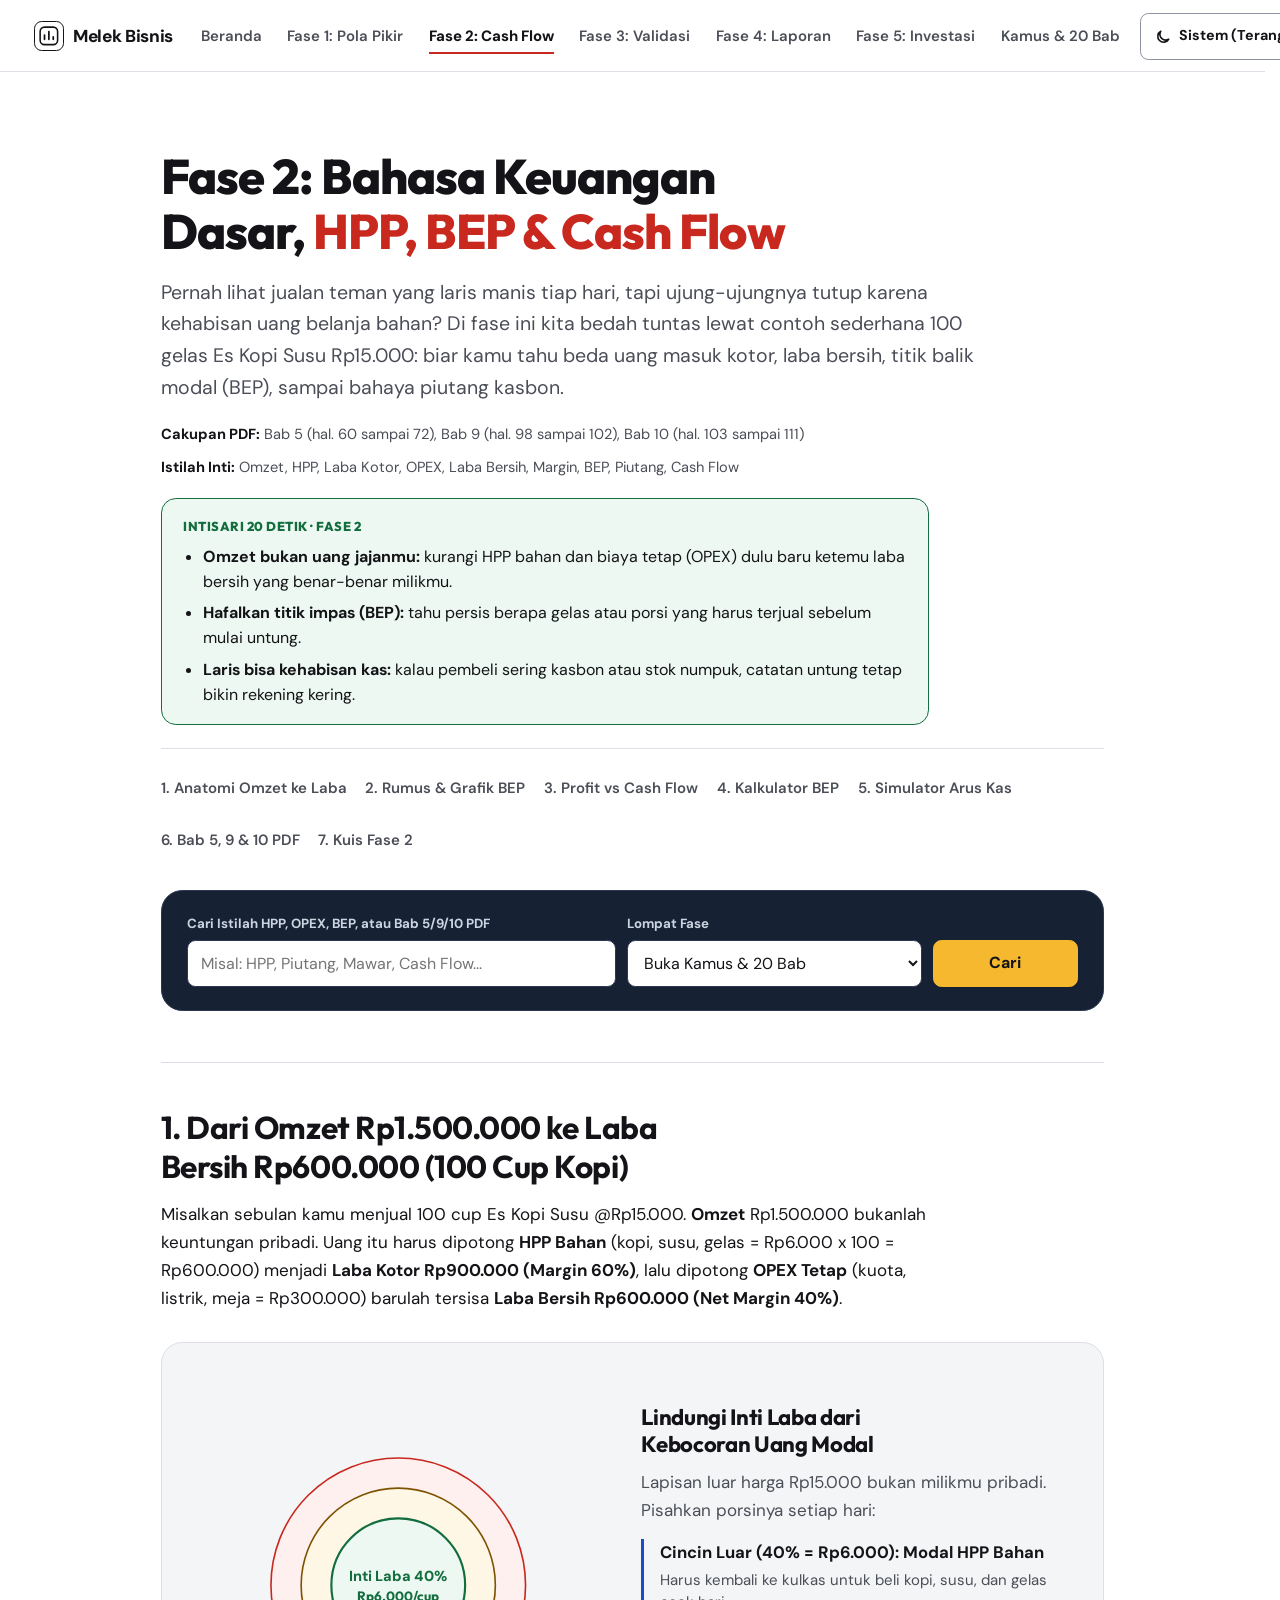
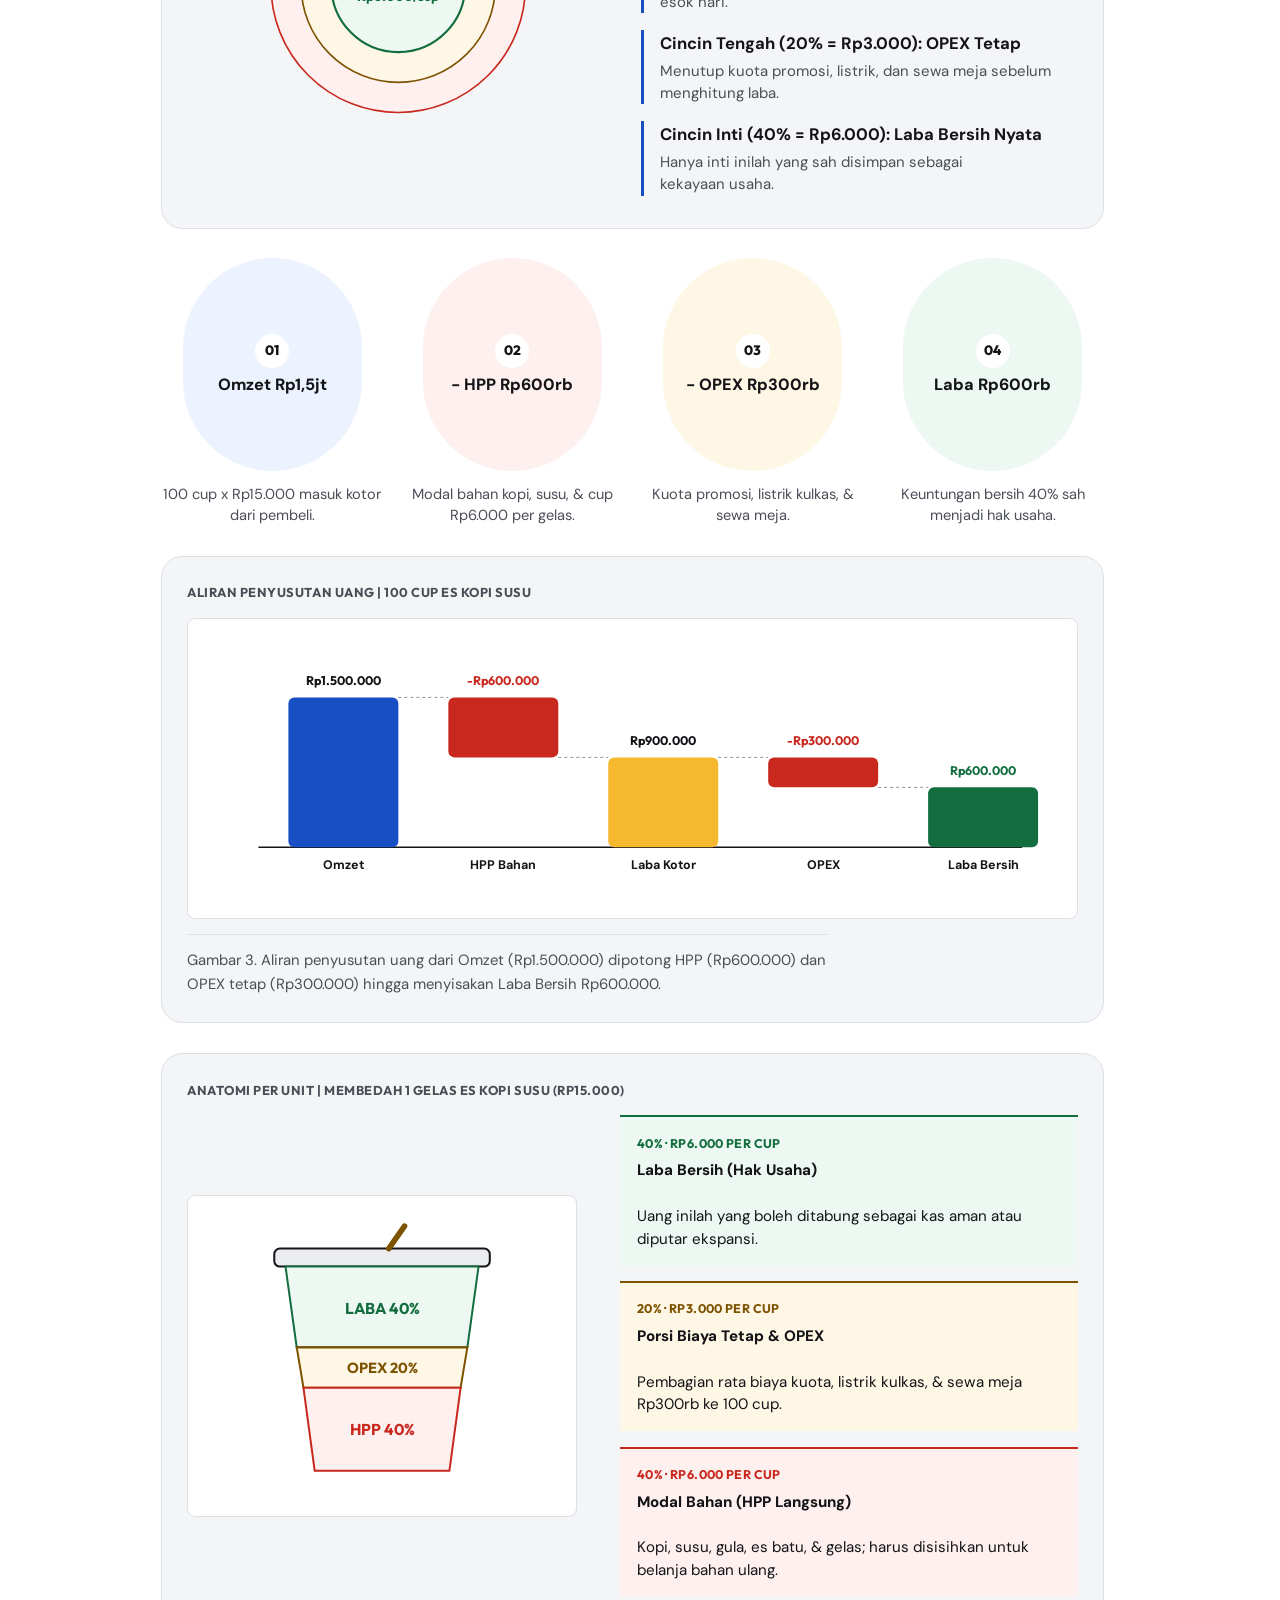
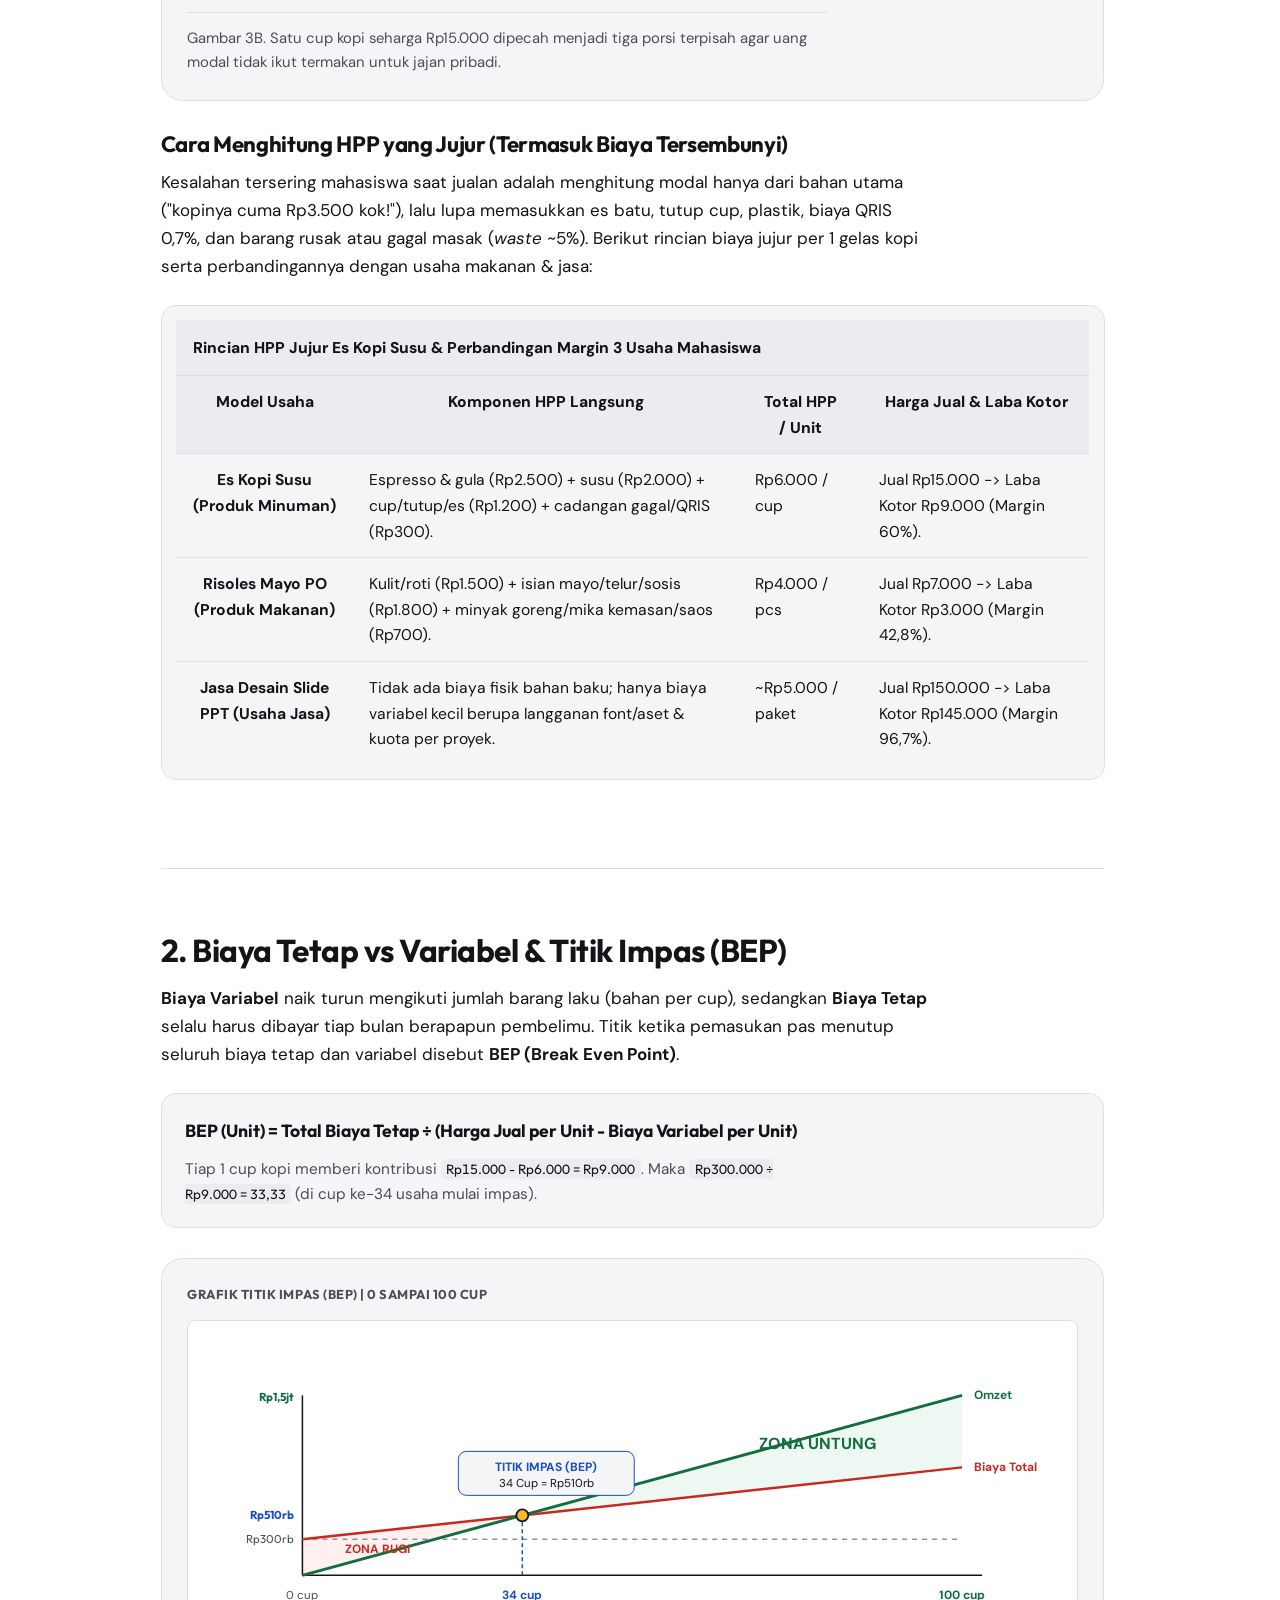
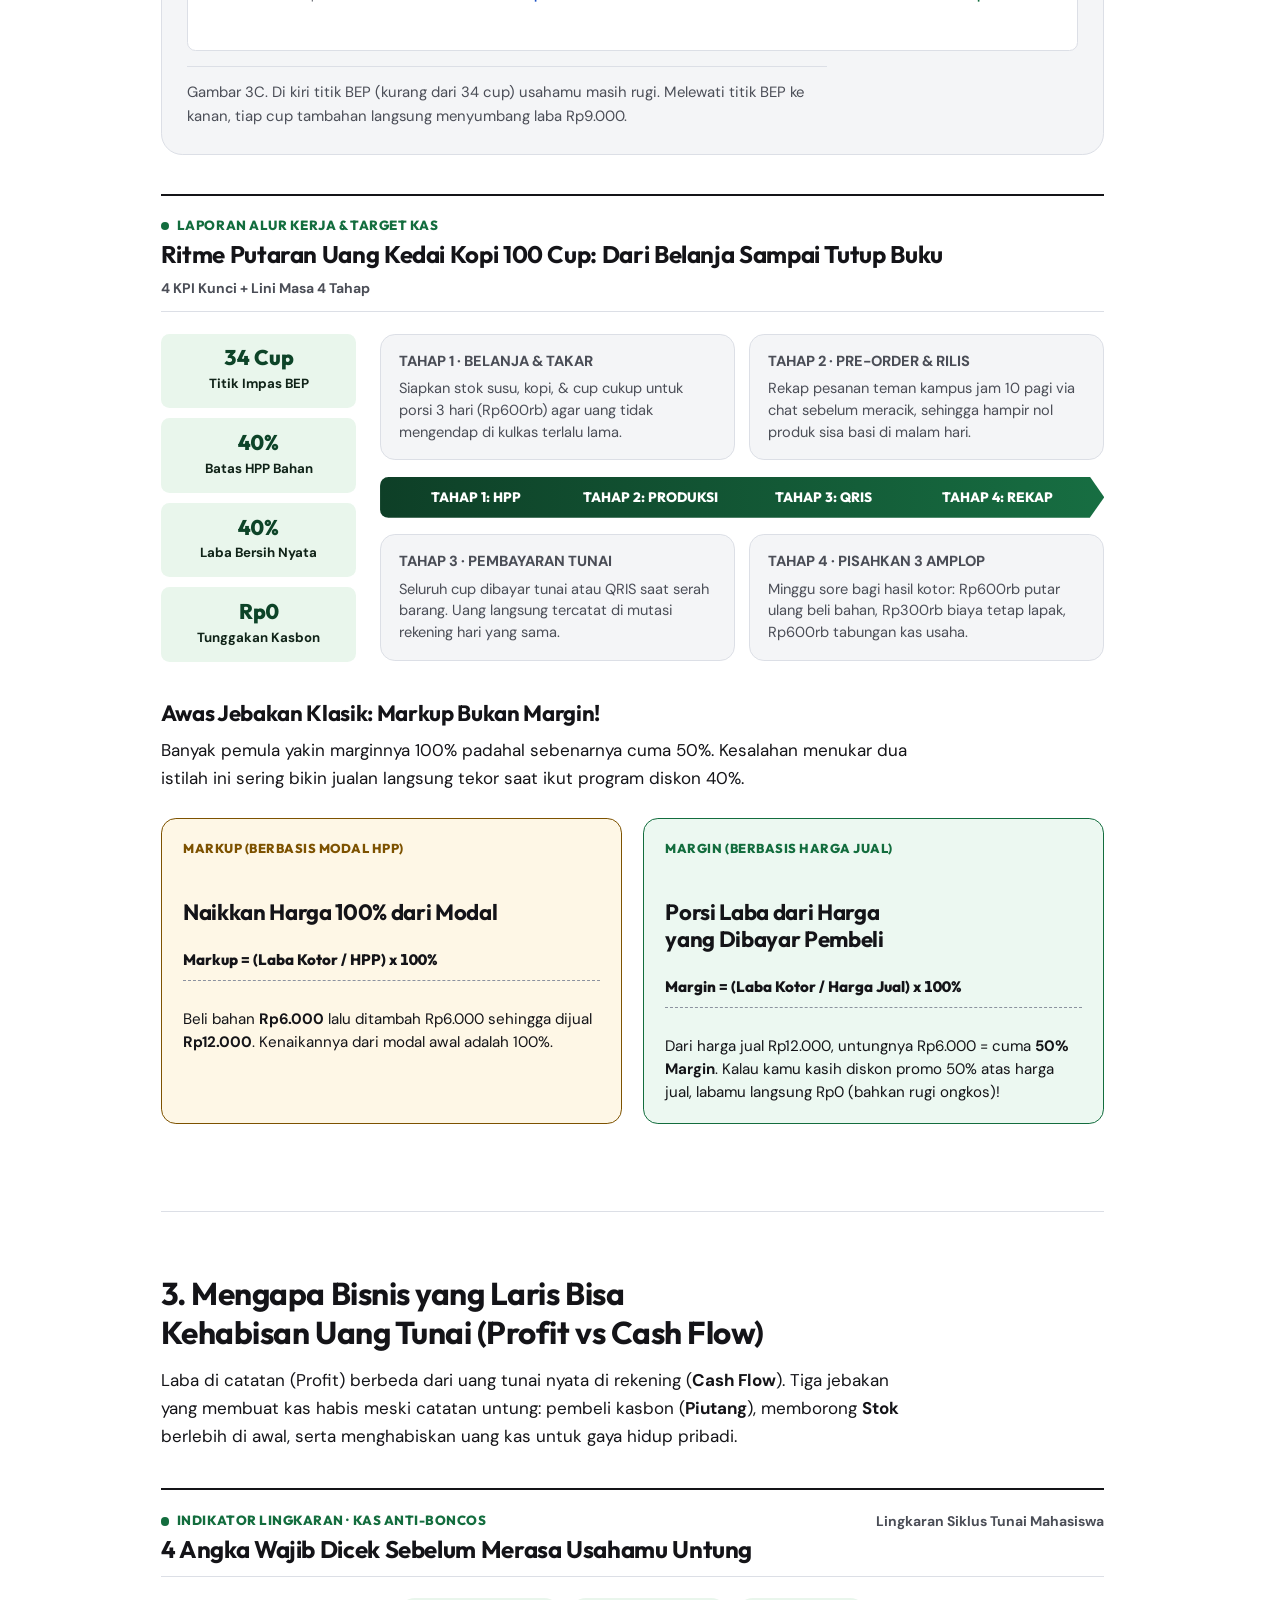
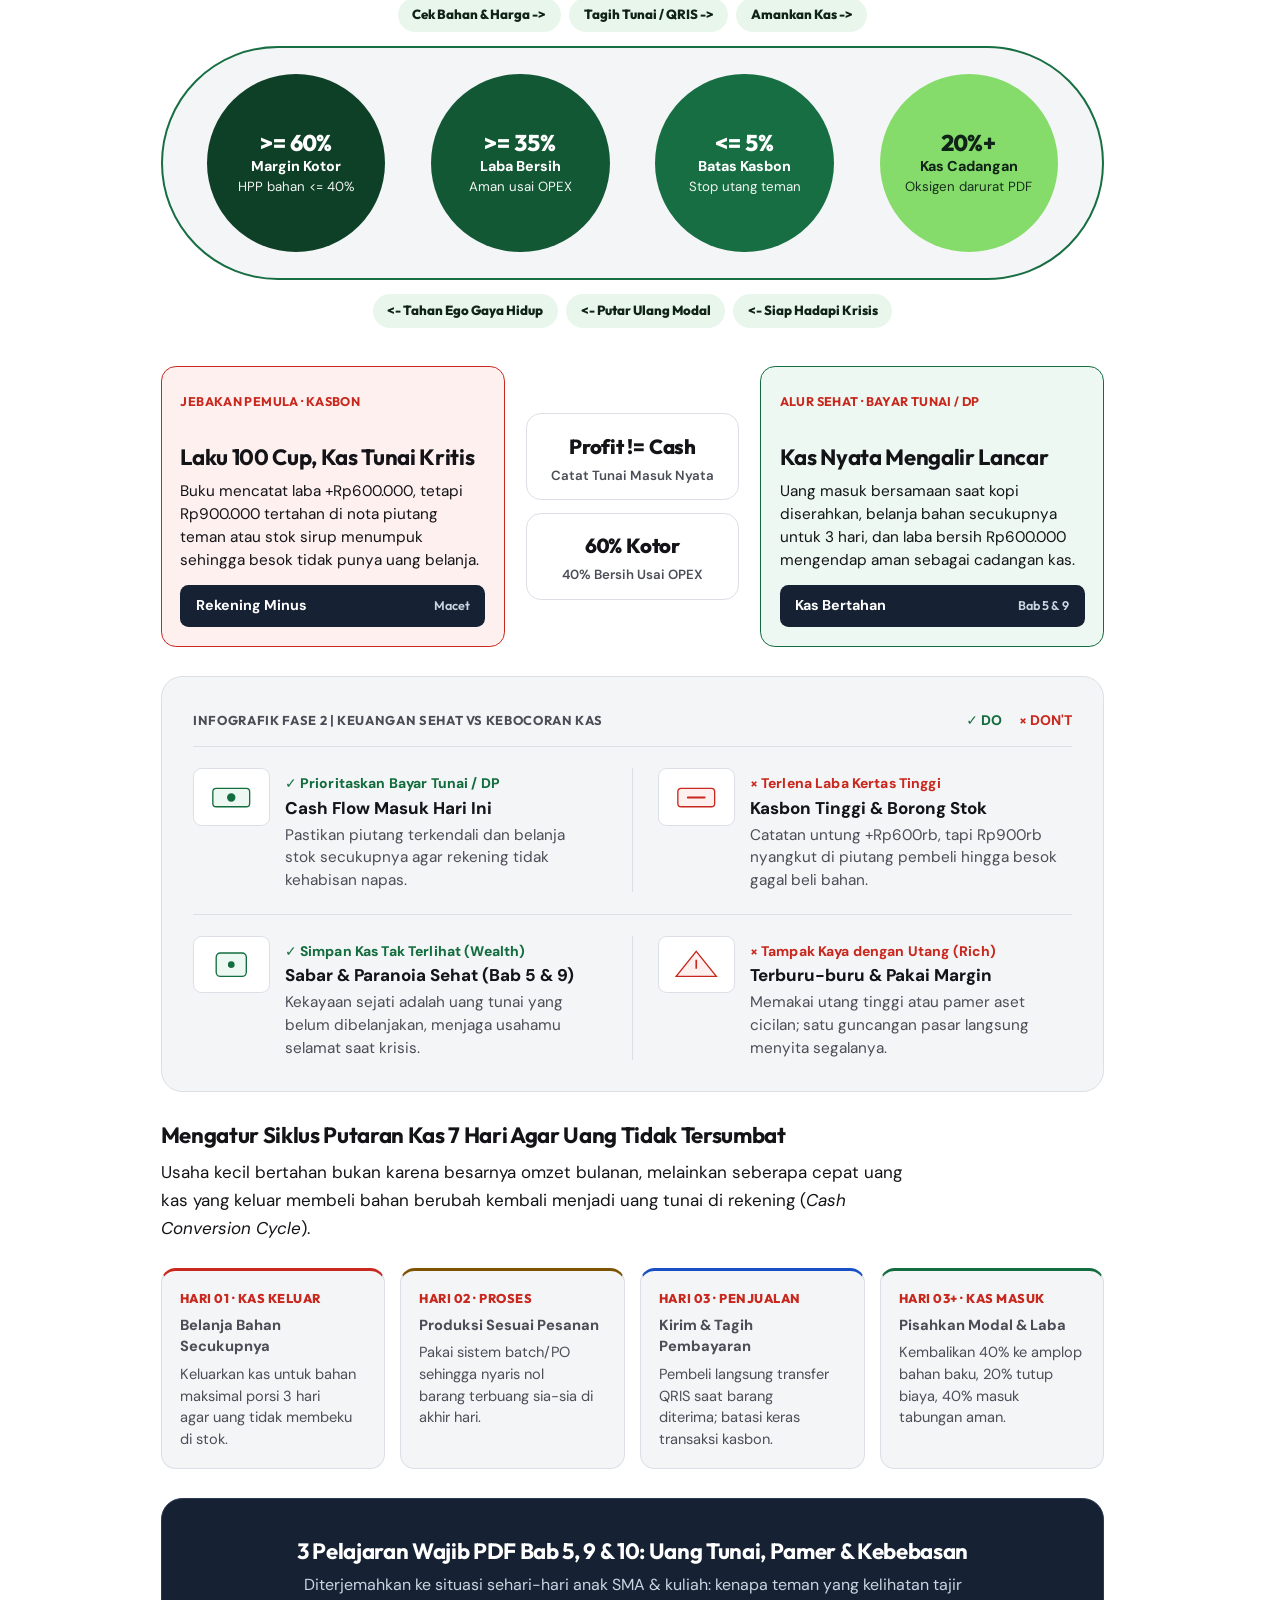
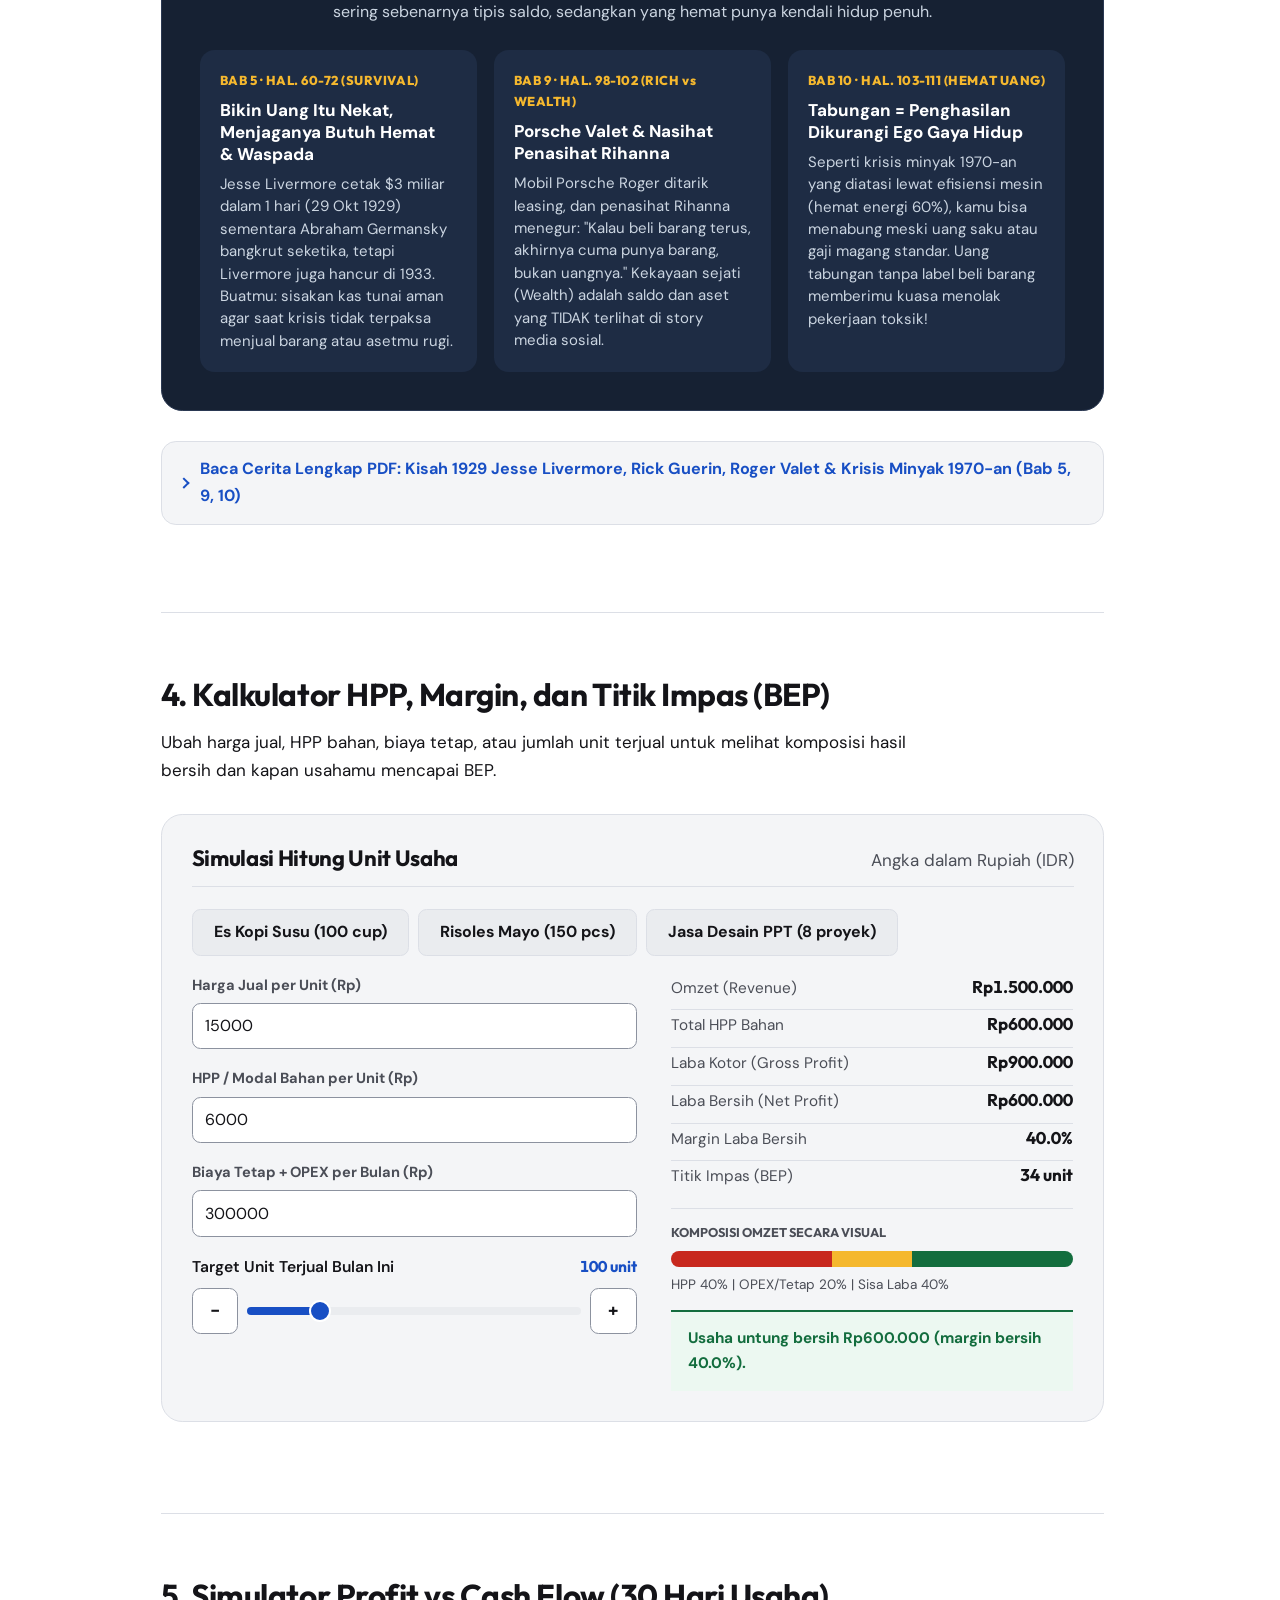
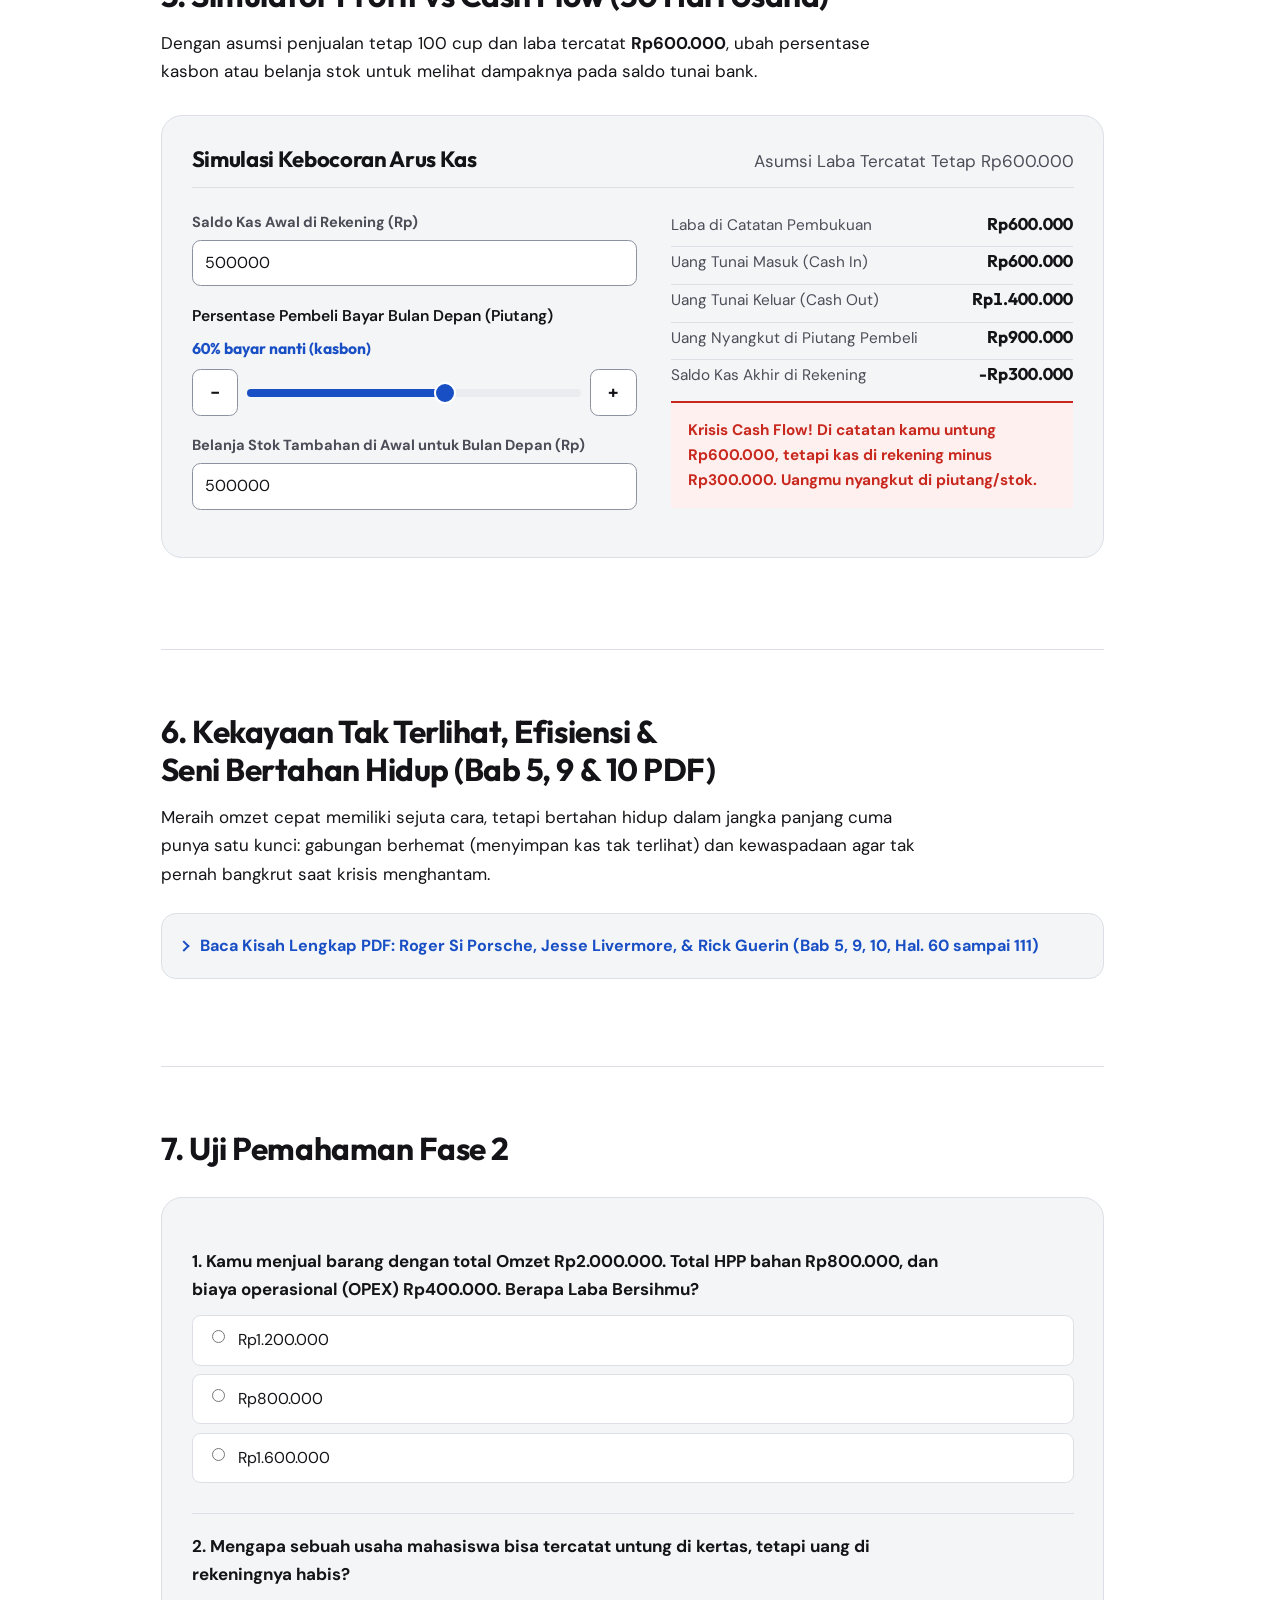
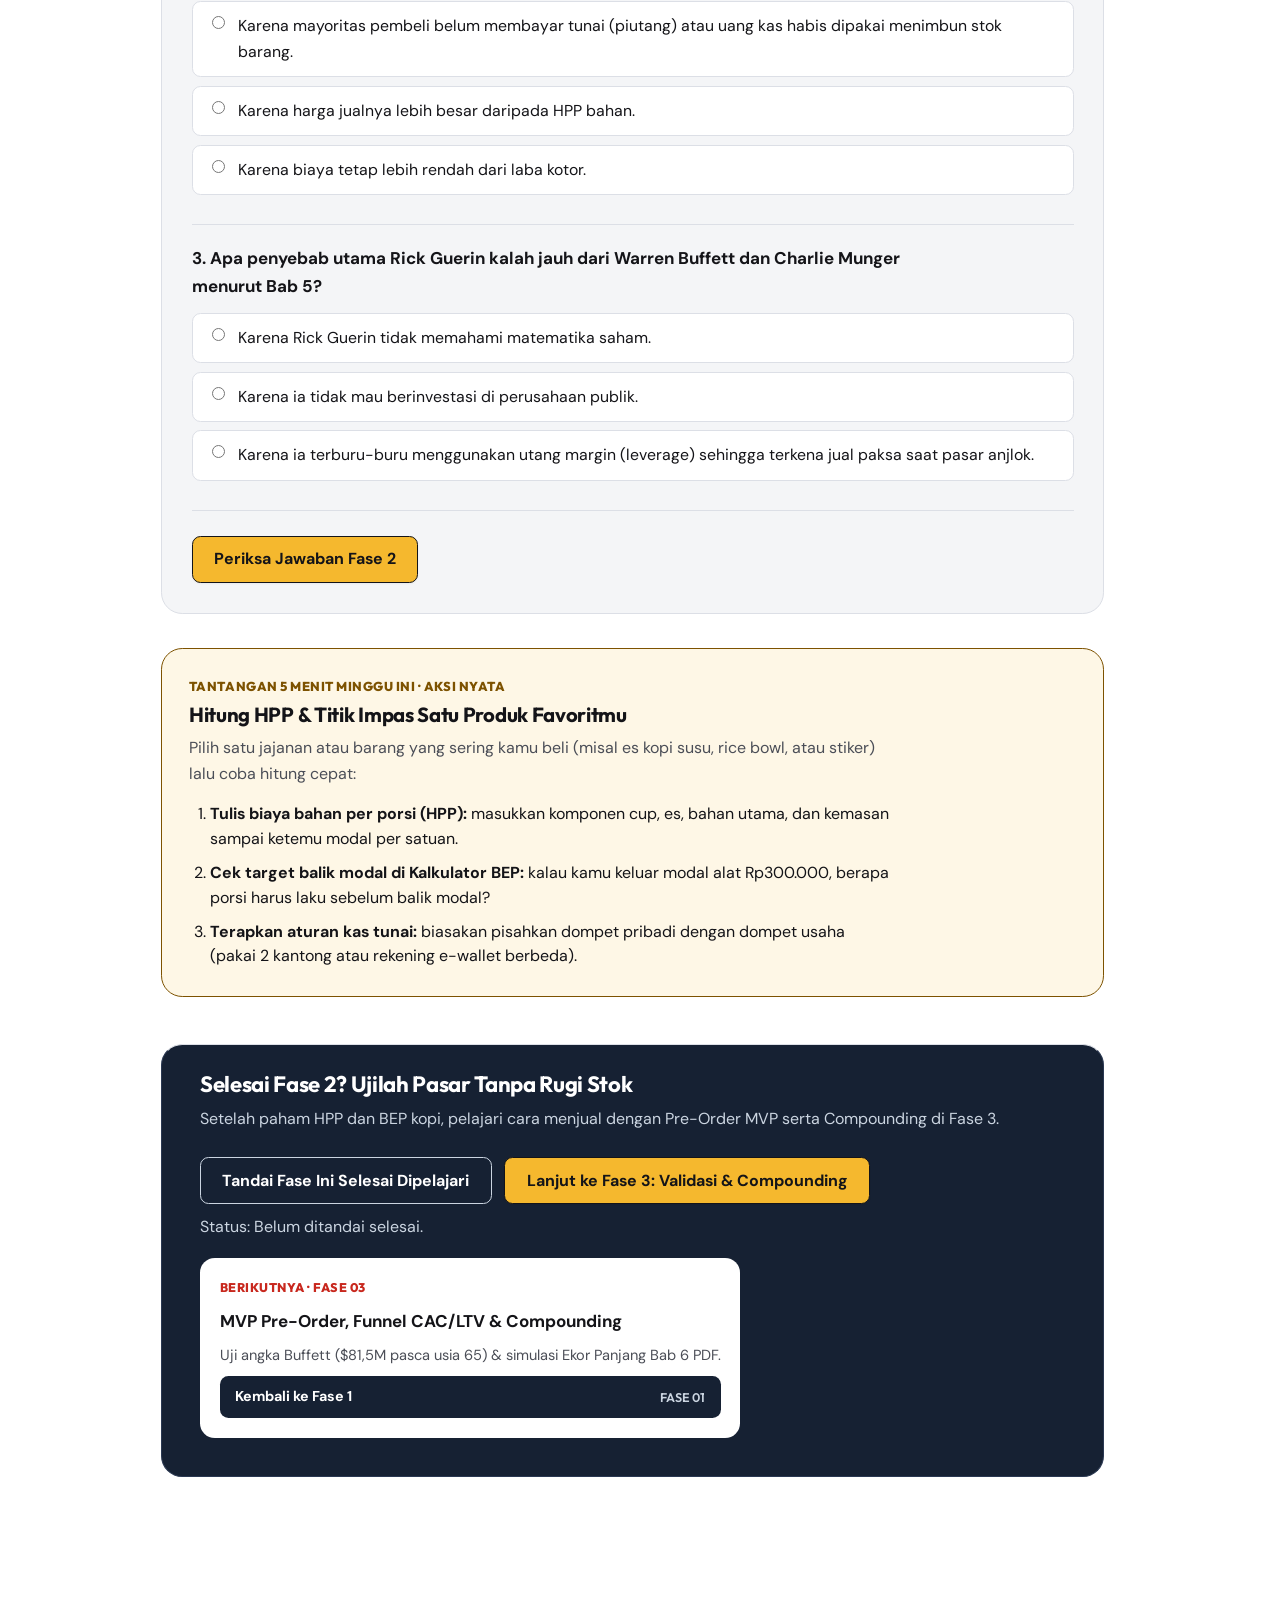
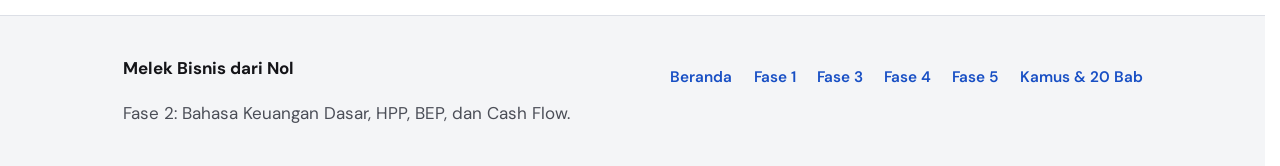
<file: fase-2.html>
<!DOCTYPE html>
<html lang="id">
<head>
  <meta charset="utf-8">
  <meta name="viewport" content="width=device-width, initial-scale=1.0">
  <meta name="color-scheme" content="light dark">
  <script>
    try {
      var t = localStorage.getItem("color-scheme");
      if (t === "light" || t === "dark") {
        document.querySelector('meta[name="color-scheme"]').content = t;
        document.documentElement.setAttribute("data-theme", t);
      }
    } catch (e) {}
  </script>
  <title>Fase 2: Bahasa Keuangan Dasar, HPP, BEP &amp; Cash Flow | Melek Bisnis</title>
  <link rel="icon" type="image/svg+xml" href="data:image/svg+xml,%3Csvg xmlns='http://www.w3.org/2000/svg' viewBox='0 0 24 24'%3E%3Crect width='24' height='24' rx='6' fill='%23141418'/%3E%3Cpath d='M7 17v-5M12 17V7M17 17v-3' stroke='%23FFFFFF' stroke-width='2.2' stroke-linecap='round'/%3E%3C/svg%3E">
  <link rel="preconnect" href="https://fonts.googleapis.com">
  <link rel="preconnect" href="https://fonts.gstatic.com" crossorigin>
  <link rel="stylesheet" href="https://fonts.googleapis.com/css2?family=DM+Sans:ital,opsz,wght@0,9..40,400..700;1,9..40,400..700&family=Outfit:wght@600;700;800&display=optional">
  <link rel="stylesheet" href="styles.css?v=20261128e">
  <script defer src="app.js?v=20261128e"></script>
  <script type="application/ld+json">
  {
    "@context": "https://schema.org",
    "@type": "LearningResource",
    "name": "Fase 2: Bahasa Keuangan Dasar, HPP, BEP & Cash Flow",
    "description": "Bedah struktur pendapatan dari Omzet hingga Laba Bersih lewat studi kasus Es Kopi Susu, kurva BEP, Cash Flow vs Profit, serta Bab 5, 9, dan 10 PDF.",
    "inLanguage": "id",
    "isPartOf": {"@type": "Course", "name": "Melek Bisnis dari Nol", "url": "https://voltakyy.github.io/melek-bisnis/"},
    "teaches": ["Omzet dan HPP", "Biaya Tetap dan Variabel", "Break-Even Point (BEP)", "Profit vs Cash Flow", "Rich vs Wealth"]
  }
  </script>
</head>
<body data-phase="fase-2">
  <a href="#main-content" class="skip-link">Langsung ke materi Fase 2</a>
  <div id="reading-progress" class="reading-progress" aria-hidden="true"></div>

  <header class="site-header">
    <div class="header-inner">
      <a class="site-logo" href="index.html">
        <svg class="brand-mark" viewBox="0 0 24 24" width="24" height="24" aria-hidden="true">
          <rect x="2" y="2" width="20" height="20" rx="5" fill="none" stroke="currentColor" stroke-width="1.8"/>
          <path d="M7 16V11M12 16V7M17 16V13" stroke="currentColor" stroke-width="2" stroke-linecap="round"/>
        </svg>
        <span>Melek Bisnis</span>
      </a>

      <div class="header-controls">
        <nav class="site-nav" aria-label="Navigasi kurikulum">
          <button class="menu-button" type="button" popovertarget="site-menu" popovertargetaction="toggle" aria-controls="site-menu" aria-expanded="false">
            <svg width="16" height="16" viewBox="0 0 16 16" aria-hidden="true">
              <path d="M2 4h12M2 8h12M2 12h12" stroke="currentColor" stroke-width="1.8" stroke-linecap="round"/>
            </svg>
            <span>Menu</span>
          </button>

          <ul id="site-menu" class="site-menu" popover="auto">
            <li><a href="index.html">Beranda</a></li>
            <li><a href="fase-1.html">Fase 1: Pola Pikir</a></li>
            <li><a href="fase-2.html" aria-current="page">Fase 2: Cash Flow</a></li>
            <li><a href="fase-3.html">Fase 3: Validasi</a></li>
            <li><a href="fase-4.html">Fase 4: Laporan</a></li>
            <li><a href="fase-5.html">Fase 5: Investasi</a></li>
            <li><a href="kamus-pdf.html">Kamus &amp; 20 Bab</a></li>
          </ul>
        </nav>

        <button id="theme-toggle" class="theme-toggle" type="button" aria-label="Ubah tema tampilan">
          <svg class="theme-icon icon-to-dark" viewBox="0 0 16 16" width="16" height="16" aria-hidden="true">
            <path d="M12.9 10.6A5.5 5.5 0 0 1 5.4 3.1a5.5 5.5 0 1 0 7.5 7.5Z" fill="none" stroke="currentColor" stroke-width="1.5" stroke-linejoin="round"/>
          </svg>
          <svg class="theme-icon icon-to-light" viewBox="0 0 16 16" width="16" height="16" aria-hidden="true">
            <circle cx="8" cy="8" r="3.2" fill="none" stroke="currentColor" stroke-width="1.5"/>
            <path d="M8 1.5v1.6M8 12.9v1.6M1.5 8h1.6M12.9 8h1.6M3.4 3.4l1.1 1.1M11.5 11.5l1.1 1.1M12.6 3.4l-1.1 1.1M4.5 11.5l-1.1 1.1" stroke="currentColor" stroke-width="1.5" stroke-linecap="round"/>
          </svg>
          <span data-theme-label>Sistem</span>
        </button>
      </div>
    </div>
  </header>

  <main id="main-content" class="page-shell" tabindex="-1">
    <header class="hero-frame">
      <h1>Fase 2: Bahasa Keuangan Dasar, <span class="title-accent">HPP, BEP &amp; Cash Flow</span></h1>
      <p class="hero-lead">
        Pernah lihat jualan teman yang laris manis tiap hari, tapi ujung-ujungnya tutup karena kehabisan uang belanja bahan? Di fase ini kita bedah tuntas lewat contoh sederhana 100 gelas Es Kopi Susu Rp15.000: biar kamu tahu beda uang masuk kotor, laba bersih, titik balik modal (BEP), sampai bahaya piutang kasbon.
      </p>
      <div class="phase-meta-bar">
        <span class="phase-meta-item"><strong>Cakupan PDF:</strong> Bab 5 (hal. 60 sampai 72), Bab 9 (hal. 98 sampai 102), Bab 10 (hal. 103 sampai 111)</span>
        <span class="phase-meta-item"><strong>Istilah Inti:</strong> Omzet, HPP, Laba Kotor, OPEX, Laba Bersih, Margin, BEP, Piutang, Cash Flow</span>
      </div>
      <aside class="tldr-strip" aria-label="Intisari 20 detik Fase 2">
        <span class="tldr-kicker">Intisari 20 Detik · Fase 2</span>
        <ul class="tldr-list">
          <li><strong>Omzet bukan uang jajanmu:</strong> kurangi HPP bahan dan biaya tetap (OPEX) dulu baru ketemu laba bersih yang benar-benar milikmu.</li>
          <li><strong>Hafalkan titik impas (BEP):</strong> tahu persis berapa gelas atau porsi yang harus terjual sebelum mulai untung.</li>
          <li><strong>Laris bisa kehabisan kas:</strong> kalau pembeli sering kasbon atau stok numpuk, catatan untung tetap bikin rekening kering.</li>
        </ul>
      </aside>
      <nav class="section-jumps" aria-label="Lompat cepat materi Fase 2">
        <a href="#anatomi-laba">1. Anatomi Omzet ke Laba</a>
        <a href="#biaya-tetap-bep">2. Rumus &amp; Grafik BEP</a>
        <a href="#misteri-cashflow">3. Profit vs Cash Flow</a>
        <a href="#kalkulator-bep">4. Kalkulator BEP</a>
        <a href="#simulator-cf">5. Simulator Arus Kas</a>
        <a href="#pdf-kekayaan">6. Bab 5, 9 &amp; 10 PDF</a>
        <a href="#kuis-2">7. Kuis Fase 2</a>
      </nav>
      <div class="finder-strip" style="margin-block-end: 0;" aria-label="Cari cepat istilah di Fase 2">
        <form class="finder-form" data-quick-finder>
          <div>
            <label for="qf-f2-q">Cari Istilah HPP, OPEX, BEP, atau Bab 5/9/10 PDF</label>
            <input id="qf-f2-q" data-qf-query class="text-input" type="search" placeholder="Misal: HPP, Piutang, Mawar, Cash Flow...">
          </div>
          <div>
            <label for="qf-f2-t">Lompat Fase</label>
            <select id="qf-f2-t" data-qf-target class="select-input">
              <option value="kamus-pdf.html">Buka Kamus &amp; 20 Bab</option>
              <option value="fase-1.html">Fase 1: Pola Pikir</option>
              <option value="fase-3.html">Fase 3: Validasi &amp; Compounding</option>
              <option value="fase-4.html">Fase 4: Laporan Keuangan</option>
              <option value="fase-5.html">Fase 5: Economic Moat</option>
            </select>
          </div>
          <button class="btn btn-primary" type="submit">Cari</button>
        </form>
      </div>
    </header>

    <section id="anatomi-laba" class="section-block" tabindex="-1">
      <div class="prose">
        <h2>1. Dari Omzet Rp1.500.000 ke Laba Bersih Rp600.000 (100 Cup Kopi)</h2>
        <p>
          Misalkan sebulan kamu menjual 100 cup Es Kopi Susu @Rp15.000. <strong>Omzet</strong> Rp1.500.000 bukanlah keuntungan pribadi. Uang itu harus dipotong <strong>HPP Bahan</strong> (kopi, susu, gelas = Rp6.000 x 100 = Rp600.000) menjadi <strong>Laba Kotor Rp900.000 (Margin 60%)</strong>, lalu dipotong <strong>OPEX Tetap</strong> (kuota, listrik, meja = Rp300.000) barulah tersisa <strong>Laba Bersih Rp600.000 (Net Margin 40%)</strong>.
        </p>
      </div>

      <div class="ring-split" aria-label="Cincin lapisan porsi satu cup kopi Rp15.000">
        <svg class="concentric-rings-svg" viewBox="0 0 260 260" width="260" height="260" role="img" aria-labelledby="ring-f2-t ring-f2-d">
          <title id="ring-f2-t">Cincin konsentris komposisi satu cup kopi Rp15.000</title>
          <desc id="ring-f2-d">Tiga lapisan lingkaran terpusat: HPP bahan 40 persen di luar, OPEX 20 persen di tengah, dan inti Laba Bersih 40 persen atau Rp6.000 per cup di pusat.</desc>
          <circle cx="130" cy="130" r="118" fill="var(--neg-soft)" stroke="var(--neg)" stroke-width="1.5"/>
          <circle cx="130" cy="130" r="90" fill="var(--titanium-tint)" stroke="var(--titanium)" stroke-width="1.5"/>
          <circle cx="130" cy="130" r="62" fill="var(--pos-soft)" stroke="var(--pos)" stroke-width="2"/>
          <text x="130" y="126" text-anchor="middle" fill="var(--pos)" font-size="13.5" font-weight="800">Inti Laba 40%</text>
          <text x="130" y="145" text-anchor="middle" fill="var(--pos)" font-size="12.5" font-weight="700" font-family="'Outfit', 'DM Sans', system-ui, sans-serif">Rp6.000/cup</text>
        </svg>
        <div>
          <h3>Lindungi Inti Laba dari Kebocoran Uang Modal</h3>
          <p class="muted" style="margin-block-end: 0.9rem;">Lapisan luar harga Rp15.000 bukan milikmu pribadi. Pisahkan porsinya setiap hari:</p>
          <ul class="orbit-list">
            <li><strong>Cincin Luar (40% = Rp6.000): Modal HPP Bahan</strong><p>Harus kembali ke kulkas untuk beli kopi, susu, dan gelas esok hari.</p></li>
            <li><strong>Cincin Tengah (20% = Rp3.000): OPEX Tetap</strong><p>Menutup kuota promosi, listrik, dan sewa meja sebelum menghitung laba.</p></li>
            <li><strong>Cincin Inti (40% = Rp6.000): Laba Bersih Nyata</strong><p>Hanya inti inilah yang sah disimpan sebagai kekayaan usaha.</p></li>
          </ul>
        </div>
      </div>

      <div class="capsule-grid" aria-label="Aliran 4 tahap omzet menjadi laba bersih">
        <div class="capsule-col">
          <div class="capsule-pill tone-info">
            <span class="capsule-badge">01</span>
            <span class="capsule-title">Omzet Rp1,5jt</span>
          </div>
          <p class="capsule-desc">100 cup x Rp15.000 masuk kotor dari pembeli.</p>
        </div>
        <div class="capsule-col">
          <div class="capsule-pill tone-neg">
            <span class="capsule-badge">02</span>
            <span class="capsule-title">- HPP Rp600rb</span>
          </div>
          <p class="capsule-desc">Modal bahan kopi, susu, &amp; cup Rp6.000 per gelas.</p>
        </div>
        <div class="capsule-col">
          <div class="capsule-pill tone-gold">
            <span class="capsule-badge">03</span>
            <span class="capsule-title">- OPEX Rp300rb</span>
          </div>
          <p class="capsule-desc">Kuota promosi, listrik kulkas, &amp; sewa meja.</p>
        </div>
        <div class="capsule-col">
          <div class="capsule-pill tone-pos">
            <span class="capsule-badge">04</span>
            <span class="capsule-title">Laba Rp600rb</span>
          </div>
          <p class="capsule-desc">Keuntungan bersih 40% sah menjadi hak usaha.</p>
        </div>
      </div>

      <figure class="diagram-plate">
        <p class="diagram-plate-kicker">ALIRAN PENYUSUTAN UANG | 100 CUP ES KOPI SUSU</p>
        <svg viewBox="0 0 860 270" width="860" height="270" role="img" aria-labelledby="diag-f2-waterfall">
          <title id="diag-f2-waterfall">Diagram air terjun dari omzet Rp1.500.000 menjadi laba bersih Rp600.000</title>
          <line x1="56" y1="214" x2="820" y2="214" stroke="var(--ink-frame)" stroke-width="1.5"/>
          <rect x="86" y="64" width="110" height="150" rx="6" fill="var(--accent)"/>
          <text x="141" y="52" text-anchor="middle" fill="var(--text-primary)" font-size="12.5" font-weight="700" font-family="'Outfit', 'DM Sans', system-ui, sans-serif">Rp1.500.000</text>
          <text x="141" y="236" text-anchor="middle" fill="var(--text-primary)" font-size="12.5" font-weight="700">Omzet</text>

          <line x1="196" y1="64" x2="246" y2="64" stroke="var(--border-control)" stroke-dasharray="3 3"/>
          <rect x="246" y="64" width="110" height="60" rx="6" fill="var(--neg)"/>
          <text x="301" y="52" text-anchor="middle" fill="var(--neg)" font-size="12.5" font-weight="700" font-family="'Outfit', 'DM Sans', system-ui, sans-serif">-Rp600.000</text>
          <text x="301" y="236" text-anchor="middle" fill="var(--text-primary)" font-size="12.5" font-weight="700">HPP Bahan</text>

          <line x1="356" y1="124" x2="406" y2="124" stroke="var(--border-control)" stroke-dasharray="3 3"/>
          <rect x="406" y="124" width="110" height="90" rx="6" fill="var(--cta-bg)"/>
          <text x="461" y="112" text-anchor="middle" fill="var(--text-primary)" font-size="12.5" font-weight="700" font-family="'Outfit', 'DM Sans', system-ui, sans-serif">Rp900.000</text>
          <text x="461" y="236" text-anchor="middle" fill="var(--text-primary)" font-size="12.5" font-weight="700">Laba Kotor</text>

          <line x1="516" y1="124" x2="566" y2="124" stroke="var(--border-control)" stroke-dasharray="3 3"/>
          <rect x="566" y="124" width="110" height="30" rx="6" fill="var(--neg)"/>
          <text x="621" y="112" text-anchor="middle" fill="var(--neg)" font-size="12.5" font-weight="700" font-family="'Outfit', 'DM Sans', system-ui, sans-serif">-Rp300.000</text>
          <text x="621" y="236" text-anchor="middle" fill="var(--text-primary)" font-size="12.5" font-weight="700">OPEX</text>

          <line x1="676" y1="154" x2="726" y2="154" stroke="var(--border-control)" stroke-dasharray="3 3"/>
          <rect x="726" y="154" width="110" height="60" rx="6" fill="var(--pos)"/>
          <text x="781" y="142" text-anchor="middle" fill="var(--pos)" font-size="12.5" font-weight="700" font-family="'Outfit', 'DM Sans', system-ui, sans-serif">Rp600.000</text>
          <text x="781" y="236" text-anchor="middle" fill="var(--text-primary)" font-size="12.5" font-weight="700">Laba Bersih</text>
        </svg>
        <figcaption>
          Gambar 3. Aliran penyusutan uang dari Omzet (Rp1.500.000) dipotong HPP (Rp600.000) dan OPEX tetap (Rp300.000) hingga menyisakan Laba Bersih Rp600.000.
        </figcaption>
      </figure>

      <figure class="diagram-plate">
        <p class="diagram-plate-kicker">ANATOMI PER UNIT | MEMBEDAH 1 GELAS ES KOPI SUSU (RP15.000)</p>
        <div class="split-reading">
          <svg viewBox="0 0 320 260" width="320" height="260" role="img" aria-labelledby="diag-f2-cup-t diag-f2-cup-d">
            <title id="diag-f2-cup-t">Ilustrasi penampang gelas Es Kopi Susu Rp15.000</title>
            <desc id="diag-f2-cup-d">Gelas kopi dibagi tiga lapisan: Laba 40 persen di atas, OPEX 20 persen di tengah, dan HPP bahan 40 persen di bawah.</desc>
            <rect width="320" height="260" fill="var(--bg-page)"/>
            <rect x="64" y="34" width="192" height="16" rx="5" fill="var(--bg-subtle)" stroke="var(--ink-frame)" stroke-width="1.8"/>
            <path d="M180 14 L166 34" stroke="var(--titanium)" stroke-width="5" stroke-linecap="round"/>
            <polygon points="74,50 246,50 236,122 84,122" fill="var(--pos-soft)" stroke="var(--pos)" stroke-width="1.8"/>
            <text x="160" y="92" text-anchor="middle" fill="var(--pos)" font-size="14" font-weight="700" font-family="'Outfit', 'DM Sans', system-ui, sans-serif">LABA 40%</text>
            <polygon points="84,122 236,122 230,158 90,158" fill="var(--titanium-tint)" stroke="var(--titanium)" stroke-width="1.8"/>
            <text x="160" y="145" text-anchor="middle" fill="var(--titanium)" font-size="13" font-weight="700" font-family="'Outfit', 'DM Sans', system-ui, sans-serif">OPEX 20%</text>
            <polygon points="90,158 230,158 220,232 100,232" fill="var(--neg-soft)" stroke="var(--neg)" stroke-width="1.8"/>
            <text x="160" y="200" text-anchor="middle" fill="var(--neg)" font-size="14" font-weight="700" font-family="'Outfit', 'DM Sans', system-ui, sans-serif">HPP 40%</text>
          </svg>

          <div class="hybrid-flow">
            <div class="hybrid-node tone-pos">
              <span class="hybrid-node-tag">40% · RP6.000 PER CUP</span>
              <p class="hybrid-node-title">Laba Bersih (Hak Usaha)</p>
              <p>Uang inilah yang boleh ditabung sebagai kas aman atau diputar ekspansi.</p>
            </div>
            <div class="hybrid-node tone-mustard">
              <span class="hybrid-node-tag">20% · RP3.000 PER CUP</span>
              <p class="hybrid-node-title">Porsi Biaya Tetap &amp; OPEX</p>
              <p>Pembagian rata biaya kuota, listrik kulkas, &amp; sewa meja Rp300rb ke 100 cup.</p>
            </div>
            <div class="hybrid-node tone-neg">
              <span class="hybrid-node-tag">40% · RP6.000 PER CUP</span>
              <p class="hybrid-node-title">Modal Bahan (HPP Langsung)</p>
              <p>Kopi, susu, gula, es batu, &amp; gelas; harus disisihkan untuk belanja bahan ulang.</p>
            </div>
          </div>
        </div>
        <figcaption>
          Gambar 3B. Satu cup kopi seharga Rp15.000 dipecah menjadi tiga porsi terpisah agar uang modal tidak ikut termakan untuk jajan pribadi.
        </figcaption>
      </figure>

      <h3>Cara Menghitung HPP yang Jujur (Termasuk Biaya Tersembunyi)</h3>
      <p class="prose">
        Kesalahan tersering mahasiswa saat jualan adalah menghitung modal hanya dari bahan utama ("kopinya cuma Rp3.500 kok!"), lalu lupa memasukkan es batu, tutup cup, plastik, biaya QRIS 0,7%, dan barang rusak atau gagal masak (<em>waste</em> ~5%). Berikut rincian biaya jujur per 1 gelas kopi serta perbandingannya dengan usaha makanan &amp; jasa:
      </p>

      <div class="table-wrapper responsive-table" tabindex="0" role="region" aria-labelledby="tbl-hpp-rinci">
        <table>
          <caption id="tbl-hpp-rinci">Rincian HPP Jujur Es Kopi Susu &amp; Perbandingan Margin 3 Usaha Mahasiswa</caption>
          <thead>
            <tr>
              <th scope="col">Model Usaha</th>
              <th scope="col">Komponen HPP Langsung</th>
              <th scope="col">Total HPP / Unit</th>
              <th scope="col">Harga Jual &amp; Laba Kotor</th>
            </tr>
          </thead>
          <tbody>
            <tr>
              <th scope="row">Es Kopi Susu (Produk Minuman)</th>
              <td data-label="Komponen">Espresso &amp; gula (Rp2.500) + susu (Rp2.000) + cup/tutup/es (Rp1.200) + cadangan gagal/QRIS (Rp300).</td>
              <td data-label="Total HPP">Rp6.000 / cup</td>
              <td data-label="Harga &amp; Laba">Jual Rp15.000 -> Laba Kotor Rp9.000 (Margin 60%).</td>
            </tr>
            <tr>
              <th scope="row">Risoles Mayo PO (Produk Makanan)</th>
              <td data-label="Komponen">Kulit/roti (Rp1.500) + isian mayo/telur/sosis (Rp1.800) + minyak goreng/mika kemasan/saos (Rp700).</td>
              <td data-label="Total HPP">Rp4.000 / pcs</td>
              <td data-label="Harga &amp; Laba">Jual Rp7.000 -> Laba Kotor Rp3.000 (Margin 42,8%).</td>
            </tr>
            <tr>
              <th scope="row">Jasa Desain Slide PPT (Usaha Jasa)</th>
              <td data-label="Komponen">Tidak ada biaya fisik bahan baku; hanya biaya variabel kecil berupa langganan font/aset &amp; kuota per proyek.</td>
              <td data-label="Total HPP">~Rp5.000 / paket</td>
              <td data-label="Harga &amp; Laba">Jual Rp150.000 -> Laba Kotor Rp145.000 (Margin 96,7%).</td>
            </tr>
          </tbody>
        </table>
      </div>
    </section>

    <section id="biaya-tetap-bep" class="section-block" tabindex="-1">
      <div class="prose">
        <h2>2. Biaya Tetap vs Variabel &amp; Titik Impas (BEP)</h2>
        <p>
          <strong>Biaya Variabel</strong> naik turun mengikuti jumlah barang laku (bahan per cup), sedangkan <strong>Biaya Tetap</strong> selalu harus dibayar tiap bulan berapapun pembelimu. Titik ketika pemasukan pas menutup seluruh biaya tetap dan variabel disebut <strong>BEP (Break Even Point)</strong>.
        </p>
      </div>

      <div class="formula-box">
        <div class="formula-eq">BEP (Unit) = Total Biaya Tetap &divide; (Harga Jual per Unit - Biaya Variabel per Unit)</div>
        <p class="formula-note">
          Tiap 1 cup kopi memberi kontribusi <code class="num">Rp15.000 - Rp6.000 = Rp9.000</code>. Maka <code class="num">Rp300.000 &divide; Rp9.000 = 33,33</code> (di cup ke-34 usaha mulai impas).
        </p>
      </div>

      <figure class="diagram-plate">
        <p class="diagram-plate-kicker">GRAFIK TITIK IMPAS (BEP) | 0 SAMPAI 100 CUP</p>
        <svg viewBox="0 0 860 300" width="860" height="300" role="img" aria-labelledby="diag-f2-bep-t diag-f2-bep-d">
          <title id="diag-f2-bep-t">Grafik Perpotongan Kurva Pendapatan vs Biaya pada Titik Impas (BEP)</title>
          <desc id="diag-f2-bep-d">Koordinat dari 0 sampai 100 cup menunjukkan garis pendapatan memotong garis total biaya tepat di 34 cup senilai Rp510.000, memisahkan zona rugi di kiri dan zona untung di kanan.</desc>
          <rect width="860" height="300" fill="var(--bg-page)"/>
          <polygon points="100,240 320,180 100,204" fill="var(--neg-soft)"/>
          <polygon points="320,180 760,60 760,132" fill="var(--pos-soft)"/>
          <line x1="100" y1="60" x2="100" y2="240" stroke="var(--ink-frame)" stroke-width="1.5"/>
          <line x1="100" y1="240" x2="780" y2="240" stroke="var(--ink-frame)" stroke-width="1.5"/>
          <line x1="100" y1="204" x2="760" y2="204" stroke="var(--border-control)" stroke-dasharray="5 5" stroke-width="1.5"/>
          <text x="92" y="208" text-anchor="end" fill="var(--text-secondary)" font-size="11.5" font-family="'Outfit', 'DM Sans', system-ui, sans-serif">Rp300rb</text>
          <text x="92" y="184" text-anchor="end" fill="var(--accent)" font-size="11.5" font-weight="700" font-family="'Outfit', 'DM Sans', system-ui, sans-serif">Rp510rb</text>
          <text x="92" y="66" text-anchor="end" fill="var(--pos)" font-size="11.5" font-weight="700" font-family="'Outfit', 'DM Sans', system-ui, sans-serif">Rp1,5jt</text>
          <line x1="100" y1="204" x2="760" y2="132" stroke="var(--neg)" stroke-width="2.5"/>
          <line x1="100" y1="240" x2="760" y2="60" stroke="var(--pos)" stroke-width="3"/>
          <line x1="320" y1="180" x2="320" y2="240" stroke="var(--accent)" stroke-dasharray="4 3" stroke-width="1.5"/>
          <circle cx="320" cy="180" r="6" fill="var(--cta-bg)" stroke="var(--ink-frame)" stroke-width="1.8"/>
          <text x="175" y="218" text-anchor="middle" fill="var(--neg)" font-size="12" font-weight="700">ZONA RUGI</text>
          <text x="615" y="114" text-anchor="middle" fill="var(--pos)" font-size="16" font-weight="700">ZONA UNTUNG</text>
          <rect x="256" y="116" width="176" height="44" rx="8" fill="var(--bg-surface)" stroke="var(--accent)"/>
          <text x="344" y="136" text-anchor="middle" fill="var(--accent)" font-size="12" font-weight="700">TITIK IMPAS (BEP)</text>
          <text x="344" y="152" text-anchor="middle" fill="var(--text-primary)" font-size="11.5">34 Cup = Rp510rb</text>
          <text x="100" y="264" text-anchor="middle" fill="var(--text-secondary)" font-size="11.5">0 cup</text>
          <text x="320" y="264" text-anchor="middle" fill="var(--accent)" font-size="12" font-weight="700">34 cup</text>
          <text x="760" y="264" text-anchor="middle" fill="var(--pos)" font-size="12" font-weight="700">100 cup</text>
          <text x="772" y="136" fill="var(--neg)" font-size="12" font-weight="700">Biaya Total</text>
          <text x="772" y="64" fill="var(--pos)" font-size="12" font-weight="700">Omzet</text>
        </svg>
        <figcaption>
          Gambar 3C. Di kiri titik BEP (kurang dari 34 cup) usahamu masih rugi. Melewati titik BEP ke kanan, tiap cup tambahan langsung menyumbang laba Rp9.000.
        </figcaption>
      </figure>

      <div class="info-sheet" aria-label="Jadwal operasional dan kas tujuh hari kedai kopi kampus">
        <div class="sheet-head">
          <div class="sheet-head-left">
            <span class="sheet-kicker">LAPORAN ALUR KERJA &amp; TARGET KAS</span>
            <h3>Ritme Putaran Uang Kedai Kopi 100 Cup: Dari Belanja Sampai Tutup Buku</h3>
          </div>
          <span class="sheet-sub">4 KPI Kunci + Lini Masa 4 Tahap</span>
        </div>
        <div class="spine-grid">
          <div class="spine-kpis" aria-label="Empat KPI keuangan kedai kopi">
            <div class="spine-kpi"><span class="spine-kpi-num">34 Cup</span><span class="spine-kpi-label">Titik Impas BEP</span></div>
            <div class="spine-kpi"><span class="spine-kpi-num">40%</span><span class="spine-kpi-label">Batas HPP Bahan</span></div>
            <div class="spine-kpi"><span class="spine-kpi-num">40%</span><span class="spine-kpi-label">Laba Bersih Nyata</span></div>
            <div class="spine-kpi"><span class="spine-kpi-num">Rp0</span><span class="spine-kpi-label">Tunggakan Kasbon</span></div>
          </div>
          <div class="spine-main">
            <div class="spine-pair">
              <div class="spine-card">
                <p class="spine-card-head">TAHAP 1 · BELANJA &amp; TAKAR</p>
                <p>Siapkan stok susu, kopi, &amp; cup cukup untuk porsi 3 hari (Rp600rb) agar uang tidak mengendap di kulkas terlalu lama.</p>
              </div>
              <div class="spine-card">
                <p class="spine-card-head">TAHAP 2 · PRE-ORDER &amp; RILIS</p>
                <p>Rekap pesanan teman kampus jam 10 pagi via chat sebelum meracik, sehingga hampir nol produk sisa basi di malam hari.</p>
              </div>
            </div>
            <div class="spine-arrow" aria-label="Linimasa operasional 1 sampai 4">
              <span class="spine-step">TAHAP 1: HPP</span>
              <span class="spine-step">TAHAP 2: PRODUKSI</span>
              <span class="spine-step">TAHAP 3: QRIS</span>
              <span class="spine-step">TAHAP 4: REKAP</span>
            </div>
            <div class="spine-pair">
              <div class="spine-card">
                <p class="spine-card-head">TAHAP 3 · PEMBAYARAN TUNAI</p>
                <p>Seluruh cup dibayar tunai atau QRIS saat serah barang. Uang langsung tercatat di mutasi rekening hari yang sama.</p>
              </div>
              <div class="spine-card">
                <p class="spine-card-head">TAHAP 4 · PISAHKAN 3 AMPLOP</p>
                <p>Minggu sore bagi hasil kotor: Rp600rb putar ulang beli bahan, Rp300rb biaya tetap lapak, Rp600rb tabungan kas usaha.</p>
              </div>
            </div>
          </div>
        </div>
      </div>

      <h3>Awas Jebakan Klasik: Markup Bukan Margin!</h3>
      <p class="prose">
        Banyak pemula yakin marginnya 100% padahal sebenarnya cuma 50%. Kesalahan menukar dua istilah ini sering bikin jualan langsung tekor saat ikut program diskon 40%.
      </p>

      <div class="worked-pair" aria-label="Perbedaan perhitungan Markup vs Margin">
        <div class="worked-card is-gold">
          <span class="check-num" style="color: var(--titanium);">MARKUP (BERBASIS MODAL HPP)</span>
          <h3>Naikkan Harga 100% dari Modal</h3>
          <p class="worked-eq">Markup = (Laba Kotor / HPP) x 100%</p>
          <p>Beli bahan <strong>Rp6.000</strong> lalu ditambah Rp6.000 sehingga dijual <strong>Rp12.000</strong>. Kenaikannya dari modal awal adalah 100%.</p>
        </div>
        <div class="worked-card is-pos">
          <span class="check-num">MARGIN (BERBASIS HARGA JUAL)</span>
          <h3>Porsi Laba dari Harga yang Dibayar Pembeli</h3>
          <p class="worked-eq">Margin = (Laba Kotor / Harga Jual) x 100%</p>
          <p>Dari harga jual Rp12.000, untungnya Rp6.000 = cuma <strong>50% Margin</strong>. Kalau kamu kasih diskon promo 50% atas harga jual, labamu langsung Rp0 (bahkan rugi ongkos)!</p>
        </div>
      </div>
    </section>

    <section id="misteri-cashflow" class="section-block" tabindex="-1">
      <div class="prose">
        <h2>3. Mengapa Bisnis yang Laris Bisa Kehabisan Uang Tunai (Profit vs Cash Flow)</h2>
        <p>
          Laba di catatan (Profit) berbeda dari uang tunai nyata di rekening (<strong>Cash Flow</strong>). Tiga jebakan yang membuat kas habis meski catatan untung: pembeli kasbon (<strong>Piutang</strong>), memborong <strong>Stok</strong> berlebih di awal, serta menghabiskan uang kas untuk gaya hidup pribadi.
        </p>
      </div>

      <div class="info-sheet" aria-label="Empat indikator lingkaran pengukur kesehatan kas usaha">
        <div class="sheet-head">
          <div class="sheet-head-left">
            <span class="sheet-kicker">INDIKATOR LINGKARAN · KAS ANTI-BONCOS</span>
            <h3>4 Angka Wajib Dicek Sebelum Merasa Usahamu Untung</h3>
          </div>
          <span class="sheet-sub">Lingkaran Siklus Tunai Mahasiswa</span>
        </div>
        <div class="medallion-board">
          <div class="medallion-pills" aria-hidden="true">
            <span class="medallion-pill">Cek Bahan &amp; Harga -&gt;</span>
            <span class="medallion-pill">Tagih Tunai / QRIS -&gt;</span>
            <span class="medallion-pill">Amankan Kas -&gt;</span>
          </div>
          <div class="medallion-stadium">
            <div class="medallion-circle">
              <span class="medallion-num">&gt;= 60%</span>
              <span class="medallion-label">Margin Kotor</span>
              <span class="medallion-sub">HPP bahan &lt;= 40%</span>
            </div>
            <div class="medallion-circle tone-2">
              <span class="medallion-num">&gt;= 35%</span>
              <span class="medallion-label">Laba Bersih</span>
              <span class="medallion-sub">Aman usai OPEX</span>
            </div>
            <div class="medallion-circle tone-3">
              <span class="medallion-num">&lt;= 5%</span>
              <span class="medallion-label">Batas Kasbon</span>
              <span class="medallion-sub">Stop utang teman</span>
            </div>
            <div class="medallion-circle tone-4">
              <span class="medallion-num">20%+</span>
              <span class="medallion-label">Kas Cadangan</span>
              <span class="medallion-sub">Oksigen darurat PDF</span>
            </div>
          </div>
          <div class="medallion-pills" aria-hidden="true">
            <span class="medallion-pill">&lt;- Tahan Ego Gaya Hidup</span>
            <span class="medallion-pill">&lt;- Putar Ulang Modal</span>
            <span class="medallion-pill">&lt;- Siap Hadapi Krisis</span>
          </div>
        </div>
      </div>

      <div class="journey-split" aria-label="Perbandingan skenario toko laris namun kas kosong vs kas tunai sehat">
        <article class="journey-card is-neg">
          <div>
            <span class="schema-card-code">JEBAKAN PEMULA · KASBON</span>
            <h3>Laku 100 Cup, Kas Tunai Kritis</h3>
            <p>Buku mencatat laba +Rp600.000, tetapi Rp900.000 tertahan di nota piutang teman atau stok sirup menumpuk sehingga besok tidak punya uang belanja.</p>
          </div>
          <div class="dark-pill-bar"><span>Rekening Minus</span><span class="dark-pill-bar-sub">Macet</span></div>
        </article>
        <div class="journey-center-stats">
          <div class="journey-stat-box">
            <span class="journey-stat-num">Profit != Cash</span>
            <span class="journey-stat-cap">Catat Tunai Masuk Nyata</span>
          </div>
          <div class="journey-stat-box">
            <span class="journey-stat-num">60% Kotor</span>
            <span class="journey-stat-cap">40% Bersih Usai OPEX</span>
          </div>
        </div>
        <article class="journey-card is-pos">
          <div>
            <span class="schema-card-code">ALUR SEHAT · BAYAR TUNAI / DP</span>
            <h3>Kas Nyata Mengalir Lancar</h3>
            <p>Uang masuk bersamaan saat kopi diserahkan, belanja bahan secukupnya untuk 3 hari, dan laba bersih Rp600.000 mengendap aman sebagai cadangan kas.</p>
          </div>
          <div class="dark-pill-bar"><span>Kas Bertahan</span><span class="dark-pill-bar-sub">Bab 5 &amp; 9</span></div>
        </article>
      </div>

      <section class="do-dont-board" aria-label="Kebiasaan sehat Cash Flow dan Kekayaan">
        <div class="do-dont-header">
          <span class="do-dont-kicker">INFOGRAFIK FASE 2 | KEUANGAN SEHAT VS KEBOCORAN KAS</span>
          <div class="do-dont-legend">
            <span class="legend-do">&#10003; DO</span>
            <span class="legend-dont">&times; DON'T</span>
          </div>
        </div>
        <div class="do-dont-rows">
          <div class="do-dont-pair">
            <div class="do-dont-side">
              <svg class="mini-vignette" viewBox="0 0 72 52" width="72" height="52" aria-hidden="true">
                <rect x="14" y="16" width="44" height="22" rx="4" fill="var(--pos-soft)" stroke="var(--pos)" stroke-width="1.6"/>
                <circle cx="36" cy="27" r="5" fill="var(--pos)"/>
              </svg>
              <div>
                <span class="do-dont-tag is-do">&#10003; Prioritaskan Bayar Tunai / DP</span>
                <p class="do-dont-title">Cash Flow Masuk Hari Ini</p>
                <p class="do-dont-desc">Pastikan piutang terkendali dan belanja stok secukupnya agar rekening tidak kehabisan napas.</p>
              </div>
            </div>
            <div class="do-dont-side">
              <svg class="mini-vignette" viewBox="0 0 72 52" width="72" height="52" aria-hidden="true">
                <rect x="14" y="16" width="44" height="22" rx="4" fill="var(--neg-soft)" stroke="var(--neg)" stroke-width="1.6"/>
                <path d="M26 27 h20" stroke="var(--neg)" stroke-width="2.5" stroke-linecap="round"/>
              </svg>
              <div>
                <span class="do-dont-tag is-dont">&times; Terlena Laba Kertas Tinggi</span>
                <p class="do-dont-title">Kasbon Tinggi &amp; Borong Stok</p>
                <p class="do-dont-desc">Catatan untung +Rp600rb, tapi Rp900rb nyangkut di piutang pembeli hingga besok gagal beli bahan.</p>
              </div>
            </div>
          </div>

          <div class="do-dont-pair">
            <div class="do-dont-side">
              <svg class="mini-vignette" viewBox="0 0 72 52" width="72" height="52" aria-hidden="true">
                <rect x="18" y="12" width="36" height="28" rx="5" fill="var(--pos-soft)" stroke="var(--pos)" stroke-width="1.6"/>
                <circle cx="36" cy="26" r="4" fill="var(--pos)"/>
              </svg>
              <div>
                <span class="do-dont-tag is-do">&#10003; Simpan Kas Tak Terlihat (Wealth)</span>
                <p class="do-dont-title">Sabar &amp; Paranoia Sehat (Bab 5 &amp; 9)</p>
                <p class="do-dont-desc">Kekayaan sejati adalah uang tunai yang belum dibelanjakan, menjaga usahamu selamat saat krisis.</p>
              </div>
            </div>
            <div class="do-dont-side">
              <svg class="mini-vignette" viewBox="0 0 72 52" width="72" height="52" aria-hidden="true">
                <polygon points="36,10 60,40 12,40" fill="var(--neg-soft)" stroke="var(--neg)" stroke-width="1.6"/>
                <line x1="36" y1="20" x2="36" y2="31" stroke="var(--neg)" stroke-width="2"/>
              </svg>
              <div>
                <span class="do-dont-tag is-dont">&times; Tampak Kaya dengan Utang (Rich)</span>
                <p class="do-dont-title">Terburu-buru &amp; Pakai Margin</p>
                <p class="do-dont-desc">Memakai utang tinggi atau pamer aset cicilan; satu guncangan pasar langsung menyita segalanya.</p>
              </div>
            </div>
          </div>
        </div>
      </section>

      <h3>Mengatur Siklus Putaran Kas 7 Hari Agar Uang Tidak Tersumbat</h3>
      <p class="prose">
        Usaha kecil bertahan bukan karena besarnya omzet bulanan, melainkan seberapa cepat uang kas yang keluar membeli bahan berubah kembali menjadi uang tunai di rekening (<em>Cash Conversion Cycle</em>).
      </p>

      <ol class="process-chain" aria-label="Empat tahap siklus perputaran uang kas usaha kecil">
        <li class="process-step is-neg">
          <span class="process-step-num">HARI 01 · KAS KELUAR</span>
          <p class="process-step-title">Belanja Bahan Secukupnya</p>
          <p>Keluarkan kas untuk bahan maksimal porsi 3 hari agar uang tidak membeku di stok.</p>
        </li>
        <li class="process-step is-gold">
          <span class="process-step-num">HARI 02 · PROSES</span>
          <p class="process-step-title">Produksi Sesuai Pesanan</p>
          <p>Pakai sistem batch/PO sehingga nyaris nol barang terbuang sia-sia di akhir hari.</p>
        </li>
        <li class="process-step">
          <span class="process-step-num">HARI 03 · PENJUALAN</span>
          <p class="process-step-title">Kirim &amp; Tagih Pembayaran</p>
          <p>Pembeli langsung transfer QRIS saat barang diterima; batasi keras transaksi kasbon.</p>
        </li>
        <li class="process-step is-pos">
          <span class="process-step-num">HARI 03+ · KAS MASUK</span>
          <p class="process-step-title">Pisahkan Modal &amp; Laba</p>
          <p>Kembalikan 40% ke amplop bahan baku, 20% tutup biaya, 40% masuk tabungan aman.</p>
        </li>
      </ol>

      <div class="dark-card-band" aria-label="Tiga pelajaran inti PDF Bab 5, Bab 9, dan Bab 10 untuk pelajar dan mahasiswa">
        <div class="dark-card-band-head">
          <h3>3 Pelajaran Wajib PDF Bab 5, 9 &amp; 10: Uang Tunai, Pamer &amp; Kebebasan</h3>
          <p>Diterjemahkan ke situasi sehari-hari anak SMA &amp; kuliah: kenapa teman yang kelihatan tajir sering sebenarnya tipis saldo, sedangkan yang hemat punya kendali hidup penuh.</p>
        </div>
        <div class="dark-tile-grid">
          <article class="dark-tile">
            <span class="dark-tile-kicker">BAB 5 · HAL. 60-72 (SURVIVAL)</span>
            <p class="dark-tile-title">Bikin Uang Itu Nekat, Menjaganya Butuh Hemat &amp; Waspada</p>
            <p>Jesse Livermore cetak $3 miliar dalam 1 hari (29 Okt 1929) sementara Abraham Germansky bangkrut seketika, tetapi Livermore juga hancur di 1933. Buatmu: sisakan kas tunai aman agar saat krisis tidak terpaksa menjual barang atau asetmu rugi.</p>
          </article>
          <article class="dark-tile">
            <span class="dark-tile-kicker">BAB 9 · HAL. 98-102 (RICH vs WEALTH)</span>
            <p class="dark-tile-title">Porsche Valet &amp; Nasihat Penasihat Rihanna</p>
            <p>Mobil Porsche Roger ditarik leasing, dan penasihat Rihanna menegur: "Kalau beli barang terus, akhirnya cuma punya barang, bukan uangnya." Kekayaan sejati (Wealth) adalah saldo dan aset yang TIDAK terlihat di story media sosial.</p>
          </article>
          <article class="dark-tile">
            <span class="dark-tile-kicker">BAB 10 · HAL. 103-111 (HEMAT UANG)</span>
            <p class="dark-tile-title">Tabungan = Penghasilan Dikurangi Ego Gaya Hidup</p>
            <p>Seperti krisis minyak 1970-an yang diatasi lewat efisiensi mesin (hemat energi 60%), kamu bisa menabung meski uang saku atau gaji magang standar. Uang tabungan tanpa label beli barang memberimu kuasa menolak pekerjaan toksik!</p>
          </article>
        </div>
      </div>

      <div class="accordion-group">
        <details>
          <summary>Baca Cerita Lengkap PDF: Kisah 1929 Jesse Livermore, Rick Guerin, Roger Valet &amp; Krisis Minyak 1970-an (Bab 5, 9, 10)</summary>
          <div class="details-body">
            <p>
              <strong>Bab 5 (hal. 60 sampai 72):</strong> Pada 29 Oktober 1929, istri &amp; ibu trader legendaris Jesse Livermore menangis di pintu mengira ia sudah bangkrut seperti spekulan lain di Wall Street, padahal ia justru cuan besar dari aksi short. Sayang, rasa percaya diri berlebih membuatnya tetap mengambil risiko terlalu besar dan bangkrut di 1933. Begitu pula <strong>Rick Guerin</strong> (partner awal Warren Buffett &amp; Charlie Munger) yang terpaksa menjual sahamnya ke Buffett saat krisis 1973-1974 karena berutang margin, sementara Buffett &amp; Munger melaju jauh karena mereka bertahan hidup lebih dulu.
            </p>
            <p>
              <strong>Bab 9 &amp; 10 (hal. 98 sampai 111):</strong> Morgan mengibaratkan kebiasaan belanja langsung habis usai gajian dengan kutipan Bill Bryson: sama konyolnya seperti makan dua porsi besar habis lari pagi lalu heran kenapa berat tidak turun. Berhentilah mengejar angka persen return kecil sambil stres 80 jam/minggu bila gaya hidup hemat dengan mudah melampauinya tanpa stres, karena uang tabungan memberimu fleksibilitas menunggu peluang karier atau usaha terbaik.
            </p>
          </div>
        </details>
      </div>
    </section>

    <section id="kalkulator-bep" class="section-block" tabindex="-1">
      <h2>4. Kalkulator HPP, Margin, dan Titik Impas (BEP)</h2>
      <p class="prose">
        Ubah harga jual, HPP bahan, biaya tetap, atau jumlah unit terjual untuk melihat komposisi hasil bersih dan kapan usahamu mencapai BEP.
      </p>

      <form id="sim-unit-economics" class="workbench" novalidate>
        <div class="workbench-header">
          <h3>Simulasi Hitung Unit Usaha</h3>
          <span class="muted">Angka dalam Rupiah (IDR)</span>
        </div>

        <div class="preset-row" aria-label="Pilih contoh skenario produk">
          <button class="btn btn-subtle" type="button" data-f2-preset data-price="15000" data-hpp="6000" data-fixed="300000" data-units="100">Es Kopi Susu (100 cup)</button>
          <button class="btn btn-subtle" type="button" data-f2-preset data-price="5000" data-hpp="3200" data-fixed="200000" data-units="150">Risoles Mayo (150 pcs)</button>
          <button class="btn btn-subtle" type="button" data-f2-preset data-price="150000" data-hpp="15000" data-fixed="150000" data-units="8">Jasa Desain PPT (8 proyek)</button>
        </div>

        <div class="workbench-grid">
          <div>
            <div class="field-wrap control-group">
              <label for="f2-price">Harga Jual per Unit (Rp)</label>
              <input id="f2-price" class="number-input num" type="number" min="0" step="500" value="15000">
            </div>

            <div class="field-wrap control-group">
              <label for="f2-hpp">HPP / Modal Bahan per Unit (Rp)</label>
              <input id="f2-hpp" class="number-input num" type="number" min="0" step="500" value="6000">
            </div>

            <div class="field-wrap control-group">
              <label for="f2-fixed">Biaya Tetap + OPEX per Bulan (Rp)</label>
              <input id="f2-fixed" class="number-input num" type="number" min="0" step="25000" value="300000">
            </div>

            <div class="control-group">
              <div class="control-label-row">
                <label for="f2-units">Target Unit Terjual Bulan Ini</label>
                <span id="f2-units-val" class="control-value-readout num">100 unit</span>
              </div>
              <div class="slider-row">
                <button class="step-btn" type="button" data-step-target="f2-units" data-step-delta="-10" aria-label="Kurangi 10 unit">-</button>
                <input id="f2-units" type="range" min="0" max="500" step="5" value="100">
                <button class="step-btn" type="button" data-step-target="f2-units" data-step-delta="10" aria-label="Tambah 10 unit">+</button>
              </div>
            </div>
          </div>

          <div class="readout-panel" aria-live="polite">
            <dl>
              <div class="metric-row"><dt>Omzet (<span lang="en">Revenue</span>)</dt><dd id="f2-out-rev" class="num">Rp1.500.000</dd></div>
              <div class="metric-row"><dt>Total HPP Bahan</dt><dd id="f2-out-cogs" class="num">Rp600.000</dd></div>
              <div class="metric-row"><dt>Laba Kotor (<span lang="en">Gross Profit</span>)</dt><dd id="f2-out-gross" class="num">Rp900.000</dd></div>
              <div class="metric-row"><dt>Laba Bersih (<span lang="en">Net Profit</span>)</dt><dd id="f2-out-net" class="num">Rp600.000</dd></div>
              <div class="metric-row"><dt>Margin Laba Bersih</dt><dd id="f2-out-margin" class="num">40.0%</dd></div>
              <div class="metric-row"><dt>Titik Impas (BEP)</dt><dd id="f2-out-bep" class="num">34 unit</dd></div>
            </dl>
            <div class="live-split-wrap">
              <span class="live-split-label">KOMPOSISI OMZET SECARA VISUAL</span>
              <div class="live-split-track" aria-hidden="true">
                <div id="f2-seg-hpp" class="split-seg-neg" style="inline-size: 40%;"></div>
                <div id="f2-seg-opex" class="split-seg-mid" style="inline-size: 20%;"></div>
                <div id="f2-seg-net" class="split-seg-pos" style="inline-size: 40%;"></div>
              </div>
              <span id="f2-split-legend" class="live-split-legend">HPP 40% | OPEX/Tetap 20% | Sisa Laba 40%</span>
            </div>
            <div id="f2-out-status" class="status-banner is-positive"></div>
          </div>
        </div>
      </form>
    </section>

    <section id="simulator-cf" class="section-block" tabindex="-1">
      <h2>5. Simulator Profit vs Cash Flow (30 Hari Usaha)</h2>
      <p class="prose">
        Dengan asumsi penjualan tetap 100 cup dan laba tercatat <strong>Rp600.000</strong>, ubah persentase kasbon atau belanja stok untuk melihat dampaknya pada saldo tunai bank.
      </p>

      <form id="sim-cashflow" class="workbench" novalidate>
        <div class="workbench-header">
          <h3>Simulasi Kebocoran Arus Kas</h3>
          <span class="muted">Asumsi Laba Tercatat Tetap Rp600.000</span>
        </div>

        <div class="workbench-grid">
          <div>
            <div class="field-wrap control-group">
              <label for="f2-cf-start">Saldo Kas Awal di Rekening (Rp)</label>
              <input id="f2-cf-start" class="number-input num" type="number" min="0" step="100000" value="500000">
            </div>

            <div class="control-group">
              <div class="control-label-row">
                <label for="f2-cf-arpct">Persentase Pembeli Bayar Bulan Depan (Piutang)</label>
                <span id="f2-cf-arpct-val" class="control-value-readout num">60% bayar nanti (kasbon)</span>
              </div>
              <div class="slider-row">
                <button class="step-btn" type="button" data-step-target="f2-cf-arpct" data-step-delta="-10" aria-label="Kurangi piutang 10 persen">-</button>
                <input id="f2-cf-arpct" type="range" min="0" max="100" step="10" value="60">
                <button class="step-btn" type="button" data-step-target="f2-cf-arpct" data-step-delta="10" aria-label="Tambah piutang 10 persen">+</button>
              </div>
            </div>

            <div class="field-wrap control-group">
              <label for="f2-cf-stock">Belanja Stok Tambahan di Awal untuk Bulan Depan (Rp)</label>
              <input id="f2-cf-stock" class="number-input num" type="number" min="0" step="100000" value="500000">
            </div>
          </div>

          <div class="readout-panel" aria-live="polite">
            <dl>
              <div class="metric-row"><dt>Laba di Catatan Pembukuan</dt><dd id="f2-cf-profit" class="num">Rp600.000</dd></div>
              <div class="metric-row"><dt>Uang Tunai Masuk (<span lang="en">Cash In</span>)</dt><dd id="f2-cf-in" class="num">Rp600.000</dd></div>
              <div class="metric-row"><dt>Uang Tunai Keluar (<span lang="en">Cash Out</span>)</dt><dd id="f2-cf-out" class="num">Rp1.400.000</dd></div>
              <div class="metric-row"><dt>Uang Nyangkut di Piutang Pembeli</dt><dd id="f2-cf-ar" class="num">Rp900.000</dd></div>
              <div class="metric-row"><dt>Saldo Kas Akhir di Rekening</dt><dd id="f2-cf-end" class="num">-Rp300.000</dd></div>
            </dl>
            <div id="f2-cf-diag" class="status-banner is-negative"></div>
          </div>
        </div>
      </form>
    </section>

    <section id="pdf-kekayaan" class="section-block" tabindex="-1">
      <div class="prose">
        <h2>6. Kekayaan Tak Terlihat, Efisiensi &amp; Seni Bertahan Hidup (Bab 5, 9 &amp; 10 PDF)</h2>
        <p>
          Meraih omzet cepat memiliki sejuta cara, tetapi bertahan hidup dalam jangka panjang cuma punya satu kunci: gabungan berhemat (menyimpan kas tak terlihat) dan kewaspadaan agar tak pernah bangkrut saat krisis menghantam.
        </p>
      </div>

      <div class="accordion-group">
        <details>
          <summary>Baca Kisah Lengkap PDF: Roger Si Porsche, Jesse Livermore, &amp; Rick Guerin (Bab 5, 9, 10, Hal. 60 sampai 111)</summary>
          <div class="details-body">
            <p>
              Di <strong>Bab 9 (hal. 98 sampai 102)</strong>, Morgan menceritakan pemuda bernama Roger saat ia bertugas sebagai valet parkir di Los Angeles. Roger datang memakai Porsche mewah, namun beberapa minggu kemudian beralih ke Honda tua karena Porsche-nya ditarik leasing. Pelajaran kuncinya: mobil $100.000 hanya membuktikan pemiliknya berkurang $100.000 uang tunainya (atau bertambah utang), sementara <strong>Kekayaan (Wealth)</strong> adalah uang yang <em>belum dibelanjakan</em> (ibarat diet Bill Bryson di hal. 101: langsung belanja mewah usai laba sama seperti makan dua kali lipat kalori setelah berlari).
            </p>
            <p>
              Di <strong>Bab 10 (hal. 103 sampai 111)</strong>, krisis minyak 1970-an teratasi berkat efisiensi energi AS (turun 60% per dolar PDB dibanding 1950): efisiensi tabungan lebih menentukan dibanding sekadar mengejar omzet tinggi. Sedangkan di <strong>Bab 5 (hal. 60 sampai 72)</strong>, <strong>Jesse Livermore</strong> sempat mencetak $3 miliar (nilai sekarang) dalam sehari pada 29 Oktober 1929 sementara pengembang Abraham Germansky bangkrut seketika, namun rasa percaya diri berlebih dan utang membuat Livermore ikut bangkrut pada 1933. Hal serupa terjadi pada <strong>Rick Guerin</strong> yang dulunya bertiga bersama Warren Buffett dan Charlie Munger: saat kejatuhan pasar 1973 sampai 1974 (-70%), Rick yang berutang margin terpaksa menjual murah saham Berkshire-nya ke Buffett di bawah $40/lembar.
            </p>
          </div>
        </details>
      </div>
    </section>

    <section id="kuis-2" class="section-block" tabindex="-1">
      <h2>7. Uji Pemahaman Fase 2</h2>
      <div class="quiz-box" data-quiz>
        <div class="quiz-item" data-answer="b" data-explain="Laba Kotor (Gross Profit) = Omzet (Rp2.000.000) - HPP (Rp800.000) = Rp1.200.000. Laba Bersih baru dihitung setelah dikurangi OPEX Rp400.000, yaitu Rp800.000.">
          <p><strong>1. Kamu menjual barang dengan total Omzet Rp2.000.000. Total HPP bahan Rp800.000, dan biaya operasional (OPEX) Rp400.000. Berapa Laba Bersihmu?</strong></p>
          <div class="quiz-options">
            <label class="quiz-option"><input type="radio" name="q2-1" value="a"> Rp1.200.000</label>
            <label class="quiz-option"><input type="radio" name="q2-1" value="b"> Rp800.000</label>
            <label class="quiz-option"><input type="radio" name="q2-1" value="c"> Rp1.600.000</label>
          </div>
          <p class="quiz-feedback" aria-live="polite"></p>
        </div>

        <div class="quiz-item" data-answer="a" data-explain="Piutang berarti penjualan sudah tercatat di Laba Rugi, tetapi uang tunainya belum masuk ke kas sehingga Cash Flow bisa negatif.">
          <p><strong>2. Mengapa sebuah usaha mahasiswa bisa tercatat untung di kertas, tetapi uang di rekeningnya habis?</strong></p>
          <div class="quiz-options">
            <label class="quiz-option"><input type="radio" name="q2-2" value="a"> Karena mayoritas pembeli belum membayar tunai (piutang) atau uang kas habis dipakai menimbun stok barang.</label>
            <label class="quiz-option"><input type="radio" name="q2-2" value="b"> Karena harga jualnya lebih besar daripada HPP bahan.</label>
            <label class="quiz-option"><input type="radio" name="q2-2" value="c"> Karena biaya tetap lebih rendah dari laba kotor.</label>
          </div>
          <p class="quiz-feedback" aria-live="polite"></p>
        </div>

        <div class="quiz-item" data-answer="c" data-explain="Menurut Bab 5 PDF (hal. 66 sampai 67), Rick Guerin terburu-buru memakai utang margin sehingga terpaksa menjual sahamnya saat krisis 1973 sampai 1974.">
          <p><strong>3. Apa penyebab utama Rick Guerin kalah jauh dari Warren Buffett dan Charlie Munger menurut Bab 5?</strong></p>
          <div class="quiz-options">
            <label class="quiz-option"><input type="radio" name="q2-3" value="a"> Karena Rick Guerin tidak memahami matematika saham.</label>
            <label class="quiz-option"><input type="radio" name="q2-3" value="b"> Karena ia tidak mau berinvestasi di perusahaan publik.</label>
            <label class="quiz-option"><input type="radio" name="q2-3" value="c"> Karena ia terburu-buru menggunakan utang margin (leverage) sehingga terkena jual paksa saat pasar anjlok.</label>
          </div>
          <p class="quiz-feedback" aria-live="polite"></p>
        </div>

        <div class="hero-actions">
          <button class="btn btn-primary" type="button" data-quiz-check>Periksa Jawaban Fase 2</button>
        </div>
        <div class="status-banner is-neutral" data-quiz-summary hidden aria-live="polite"></div>
      </div>

      <aside class="challenge-box" aria-label="Tantangan praktis Fase 2">
        <span class="challenge-kicker">Tantangan 5 Menit Minggu Ini · Aksi Nyata</span>
        <h3>Hitung HPP &amp; Titik Impas Satu Produk Favoritmu</h3>
        <p class="challenge-lead">Pilih satu jajanan atau barang yang sering kamu beli (misal es kopi susu, rice bowl, atau stiker) lalu coba hitung cepat:</p>
        <ol class="challenge-steps">
          <li><strong>Tulis biaya bahan per porsi (HPP):</strong> masukkan komponen cup, es, bahan utama, dan kemasan sampai ketemu modal per satuan.</li>
          <li><strong>Cek target balik modal di Kalkulator BEP:</strong> kalau kamu keluar modal alat Rp300.000, berapa porsi harus laku sebelum balik modal?</li>
          <li><strong>Terapkan aturan kas tunai:</strong> biasakan pisahkan dompet pribadi dengan dompet usaha (pakai 2 kantong atau rekening e-wallet berbeda).</li>
        </ol>
      </aside>

      <div class="phase-pager cta-dark-banner">
        <div>
          <h3>Selesai Fase 2? Ujilah Pasar Tanpa Rugi Stok</h3>
          <p>Setelah paham HPP dan BEP kopi, pelajari cara menjual dengan Pre-Order MVP serta Compounding di Fase 3.</p>
          <div class="hero-actions">
            <button id="phase-complete-btn" class="btn btn-secondary" type="button" aria-pressed="false">Tandai Fase Ini Selesai Dipelajari</button>
            <a class="btn btn-primary" href="fase-3.html">Lanjut ke Fase 3: Validasi &amp; Compounding</a>
          </div>
          <p id="phase-complete-status" aria-live="polite" style="margin-block-start: 0.6rem;"></p>
        </div>
        <div class="cta-dark-preview">
          <span class="cta-dark-preview-tag">BERIKUTNYA · FASE 03</span>
          <strong>MVP Pre-Order, Funnel CAC/LTV &amp; Compounding</strong>
          <p>Uji angka Buffett ($81,5M pasca usia 65) &amp; simulasi Ekor Panjang Bab 6 PDF.</p>
          <a class="dark-pill-bar" href="fase-1.html"><span>Kembali ke Fase 1</span><span class="dark-pill-bar-sub">FASE 01</span></a>
        </div>
      </div>
    </section>
  </main>

  <footer class="site-footer">
    <div class="footer-inner">
      <div>
        <p><strong>Melek Bisnis dari Nol</strong></p>
        <p class="muted">Fase 2: Bahasa Keuangan Dasar, HPP, BEP, dan Cash Flow.</p>
      </div>
      <nav aria-label="Tautan fase footer">
        <ul class="footer-links">
          <li><a href="index.html">Beranda</a></li>
          <li><a href="fase-1.html">Fase 1</a></li>
          <li><a href="fase-3.html">Fase 3</a></li>
          <li><a href="fase-4.html">Fase 4</a></li>
          <li><a href="fase-5.html">Fase 5</a></li>
          <li><a href="kamus-pdf.html">Kamus &amp; 20 Bab</a></li>
        </ul>
      </nav>
    </div>
  </footer>
</body>
</html>
</file>
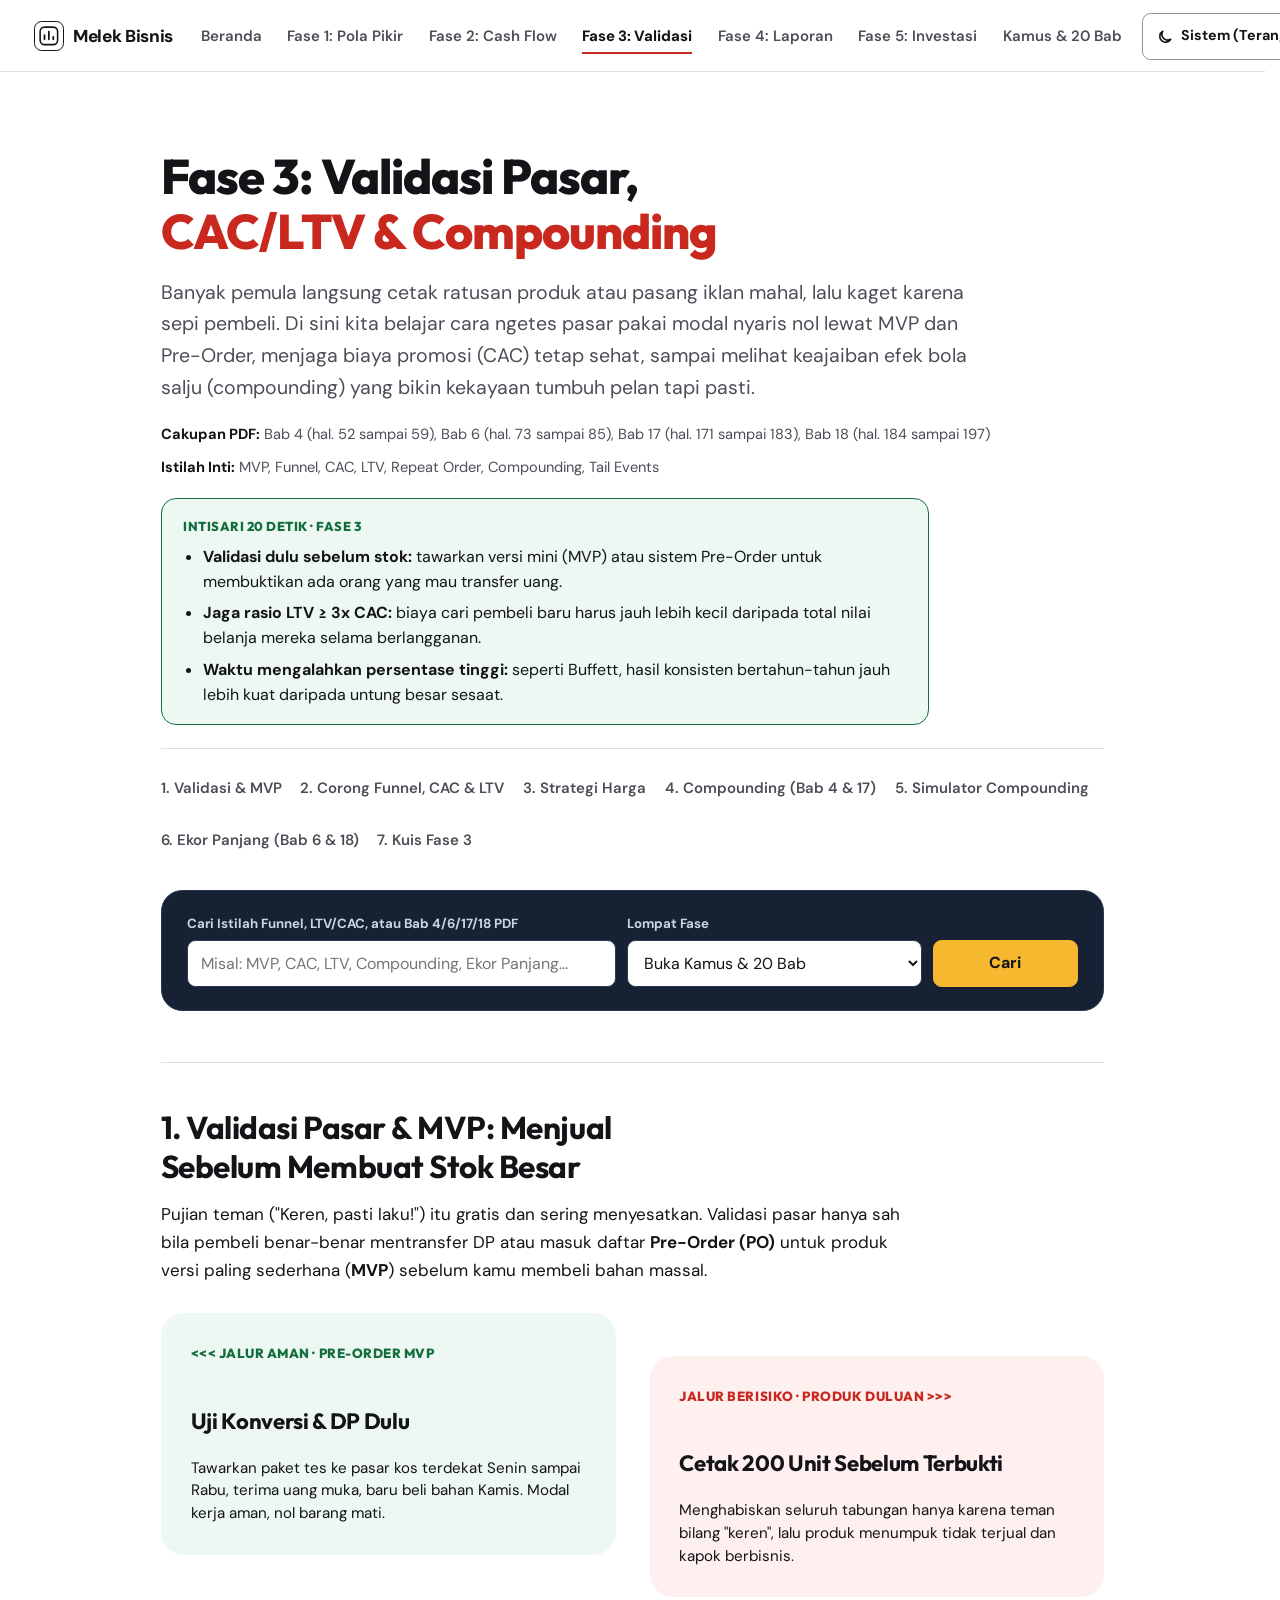
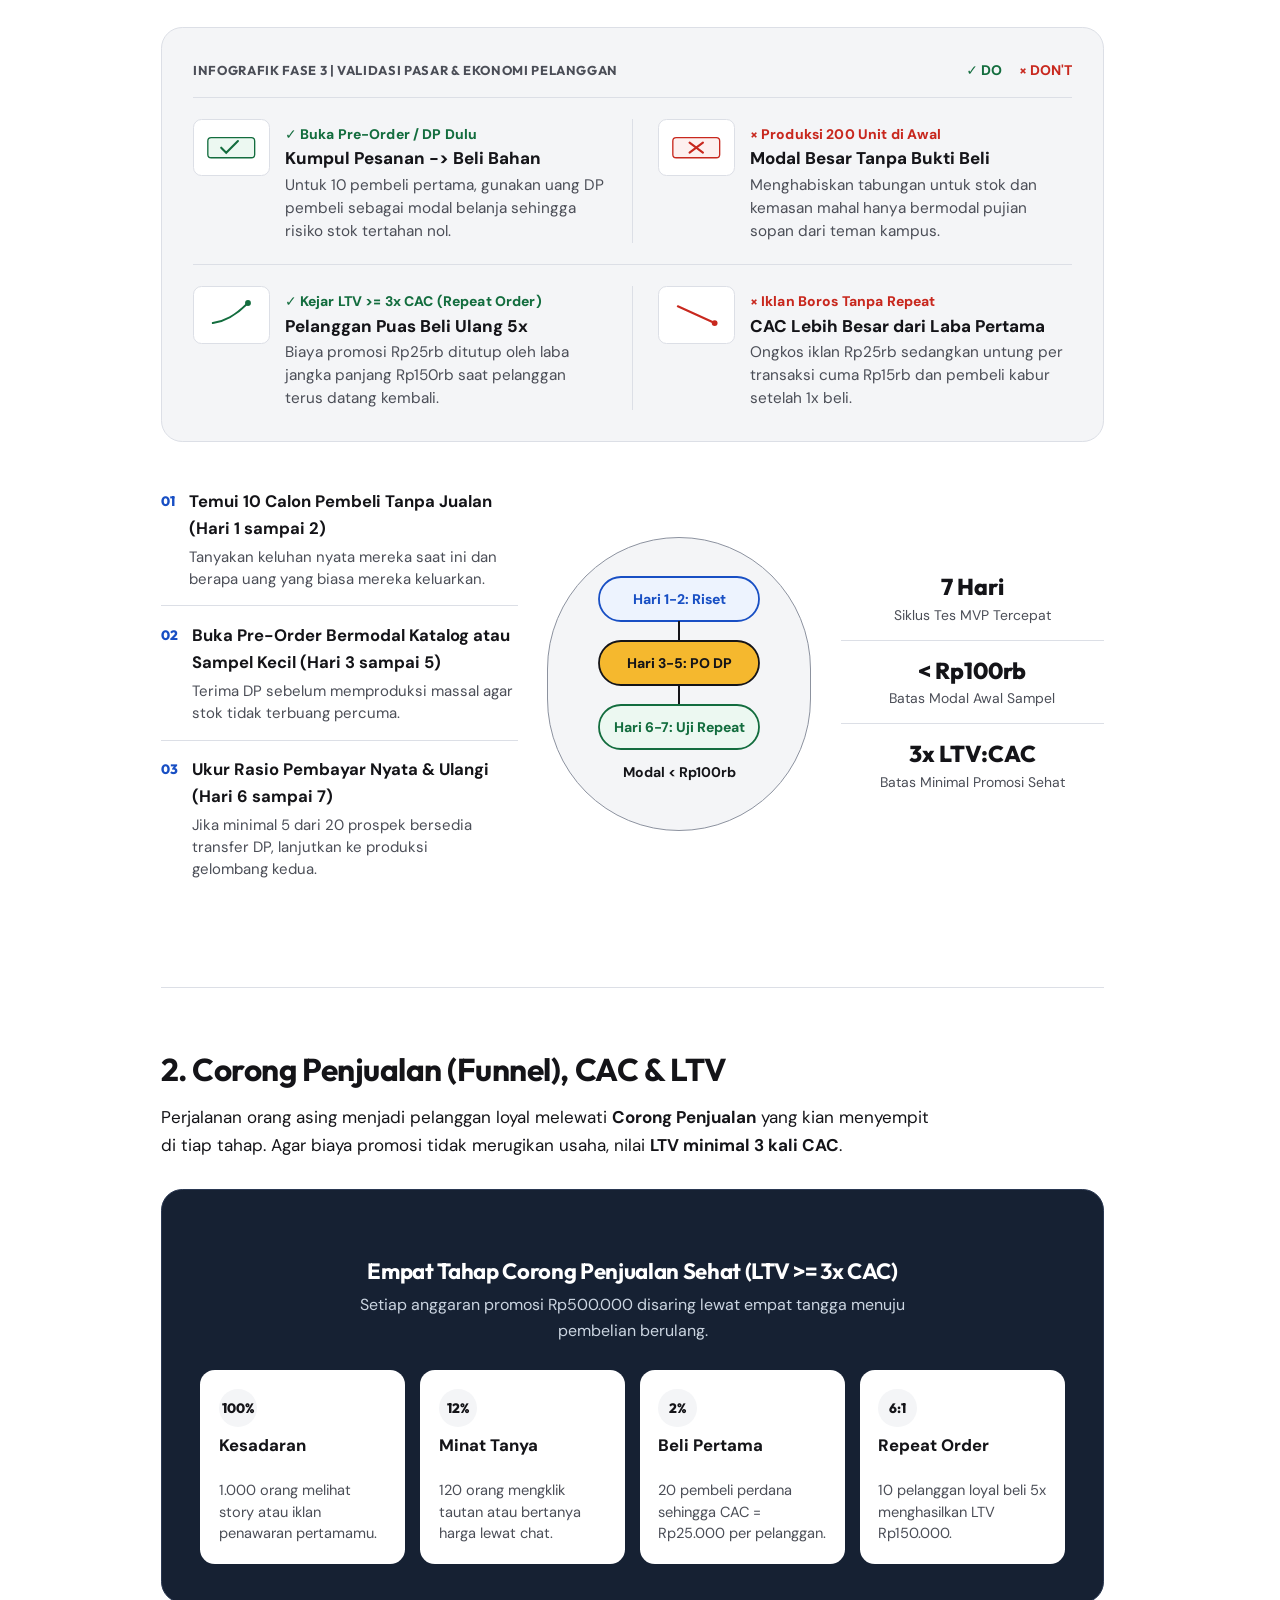
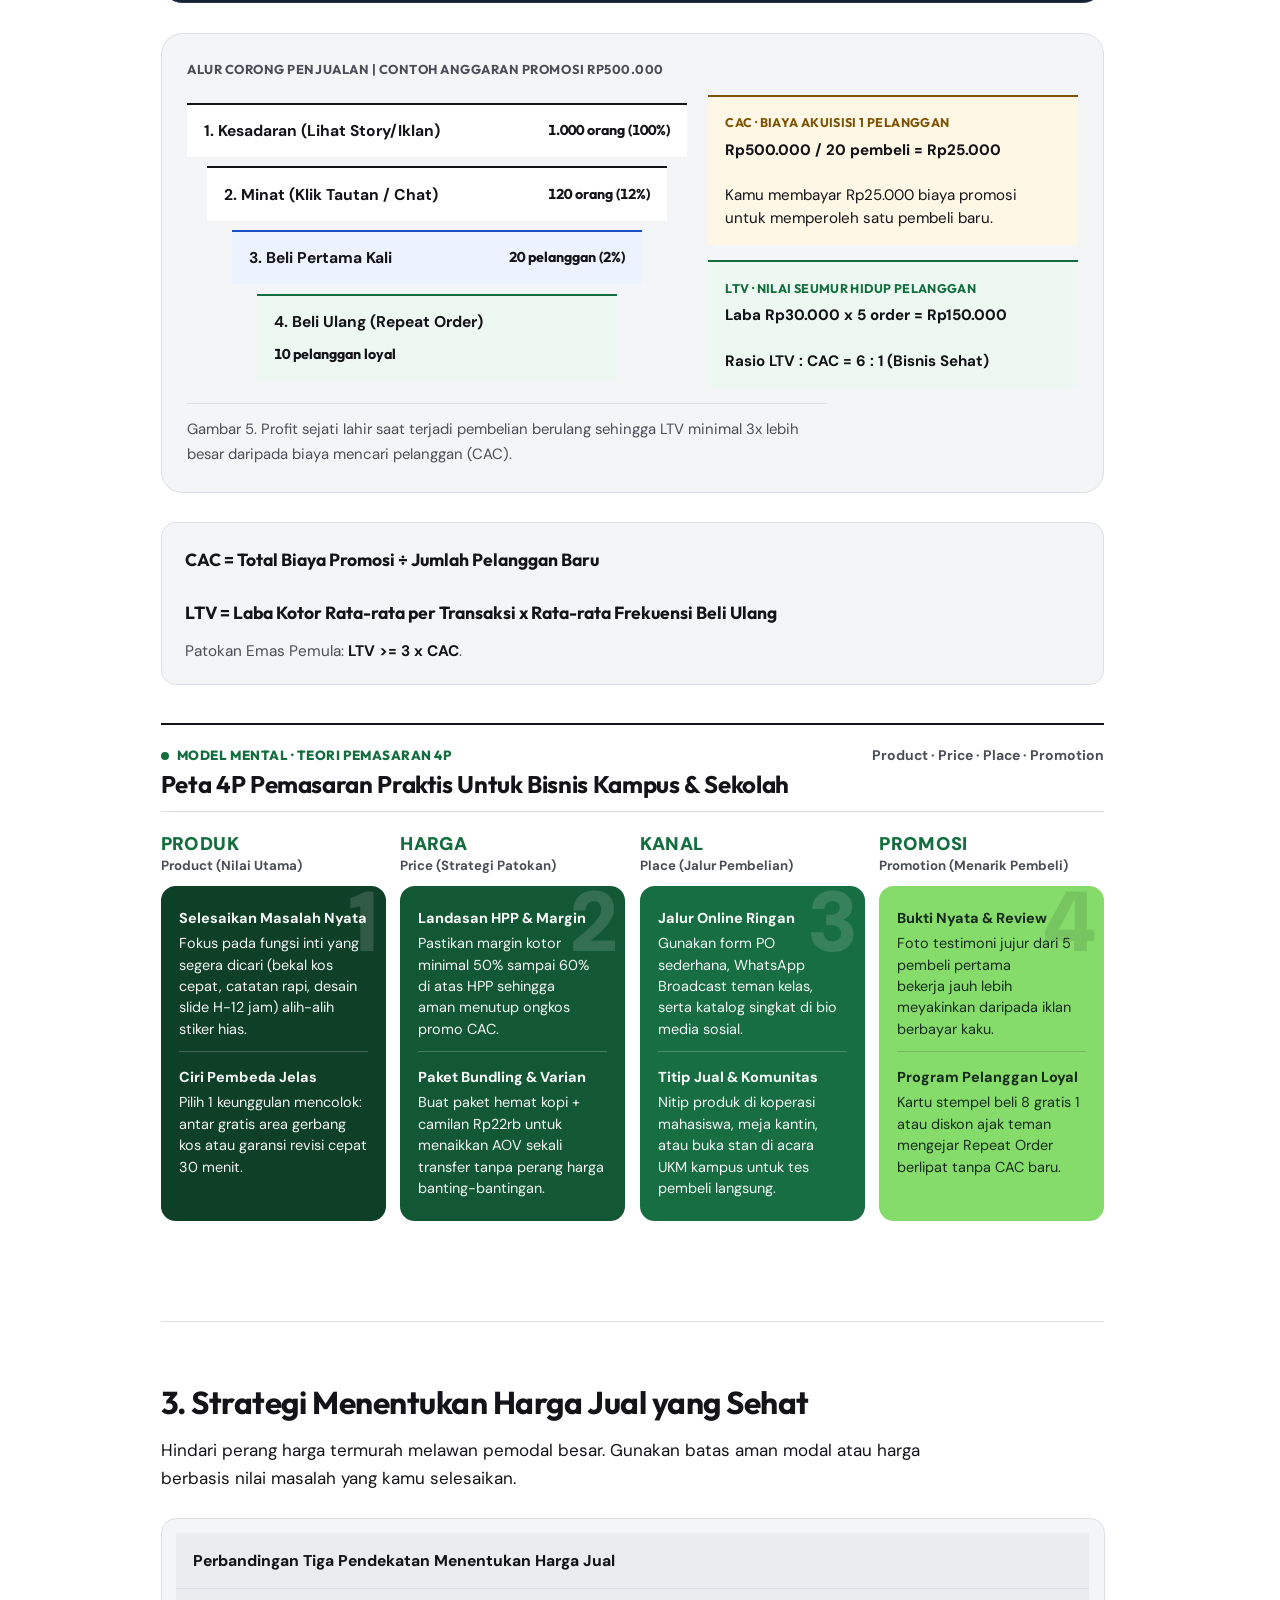
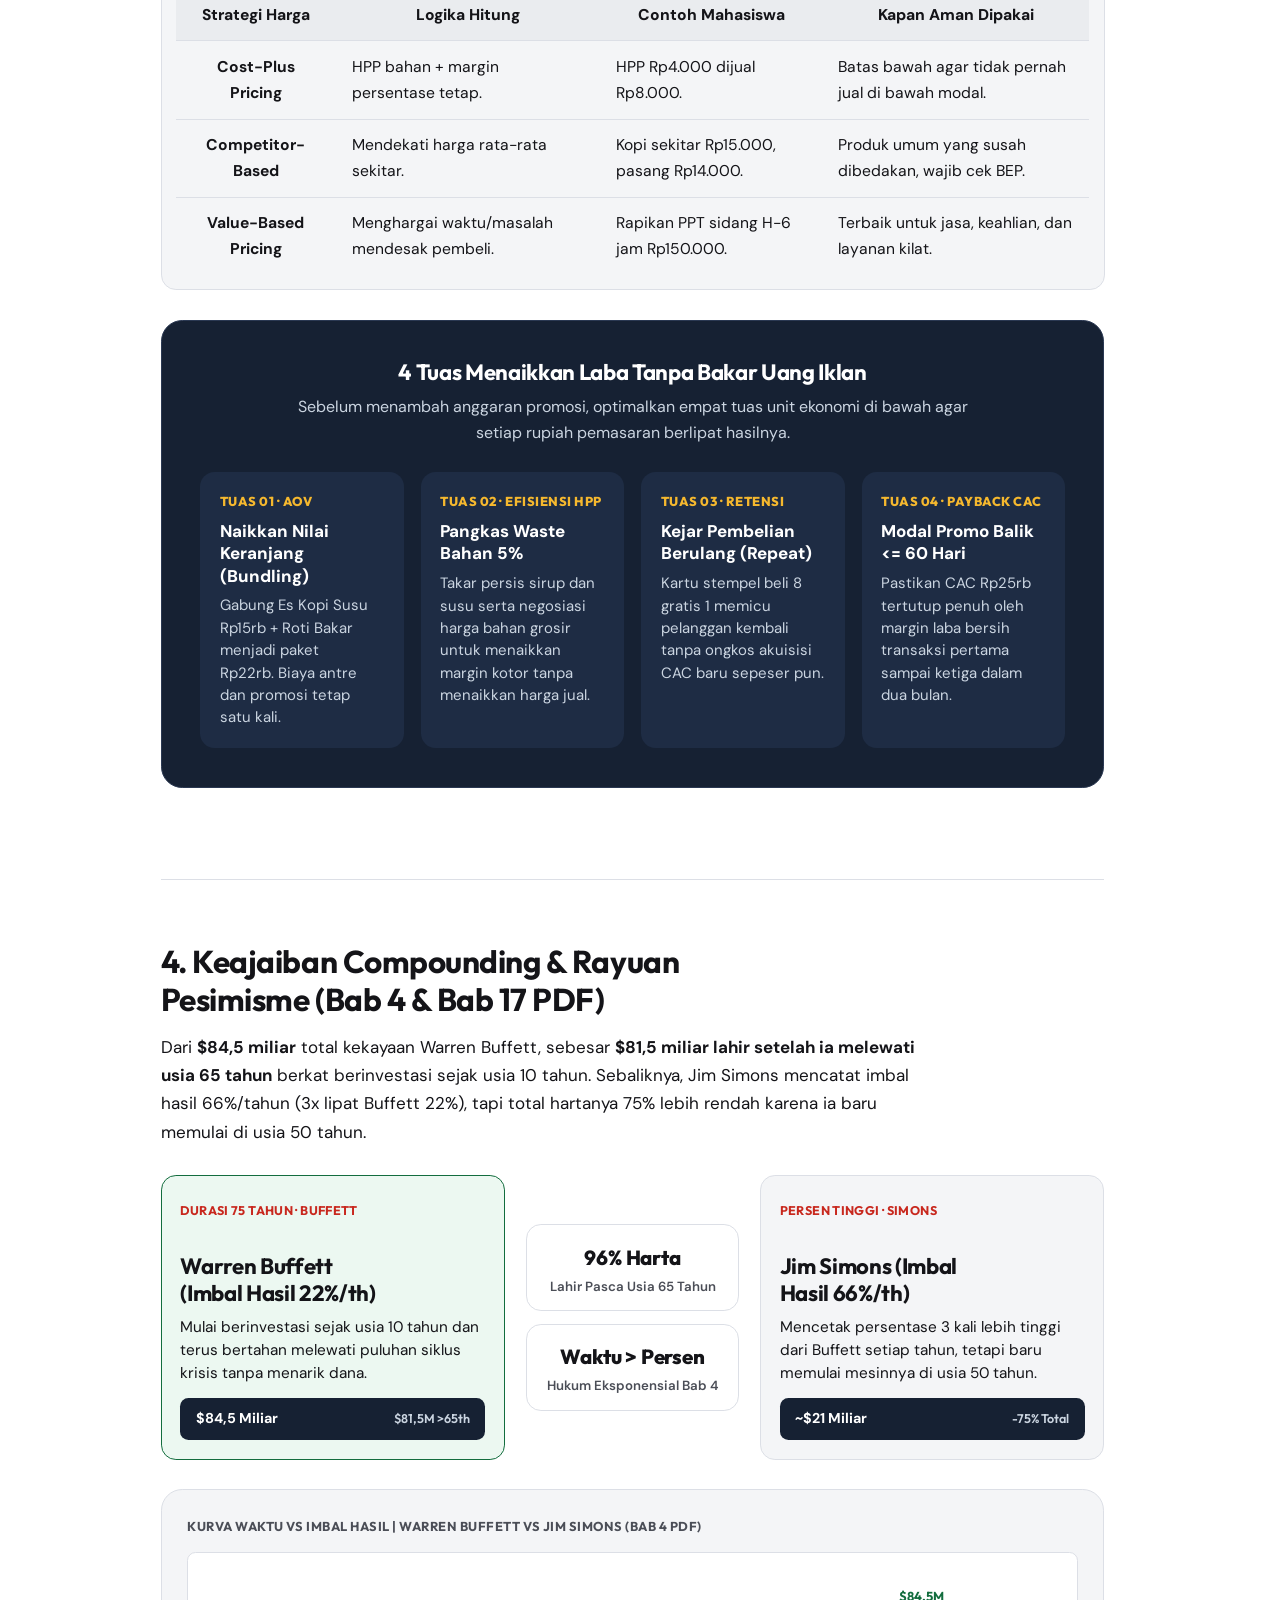
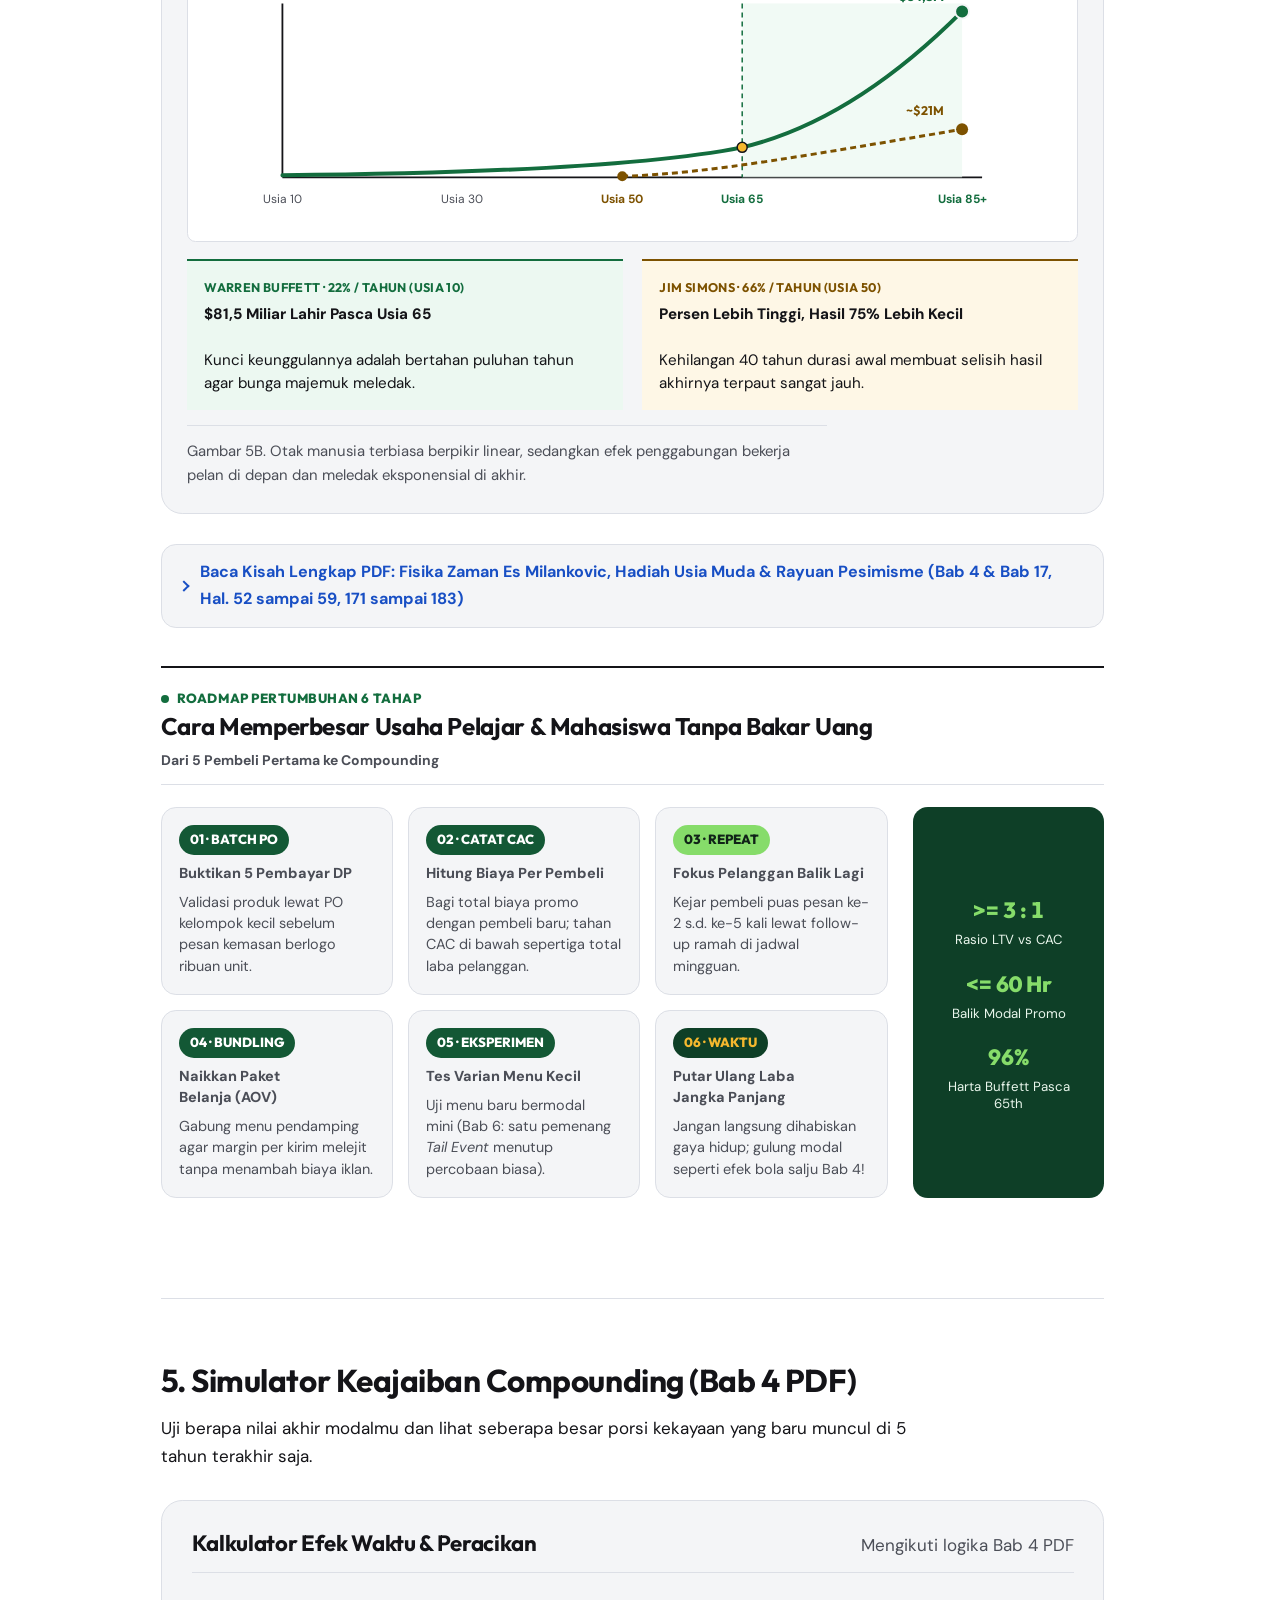
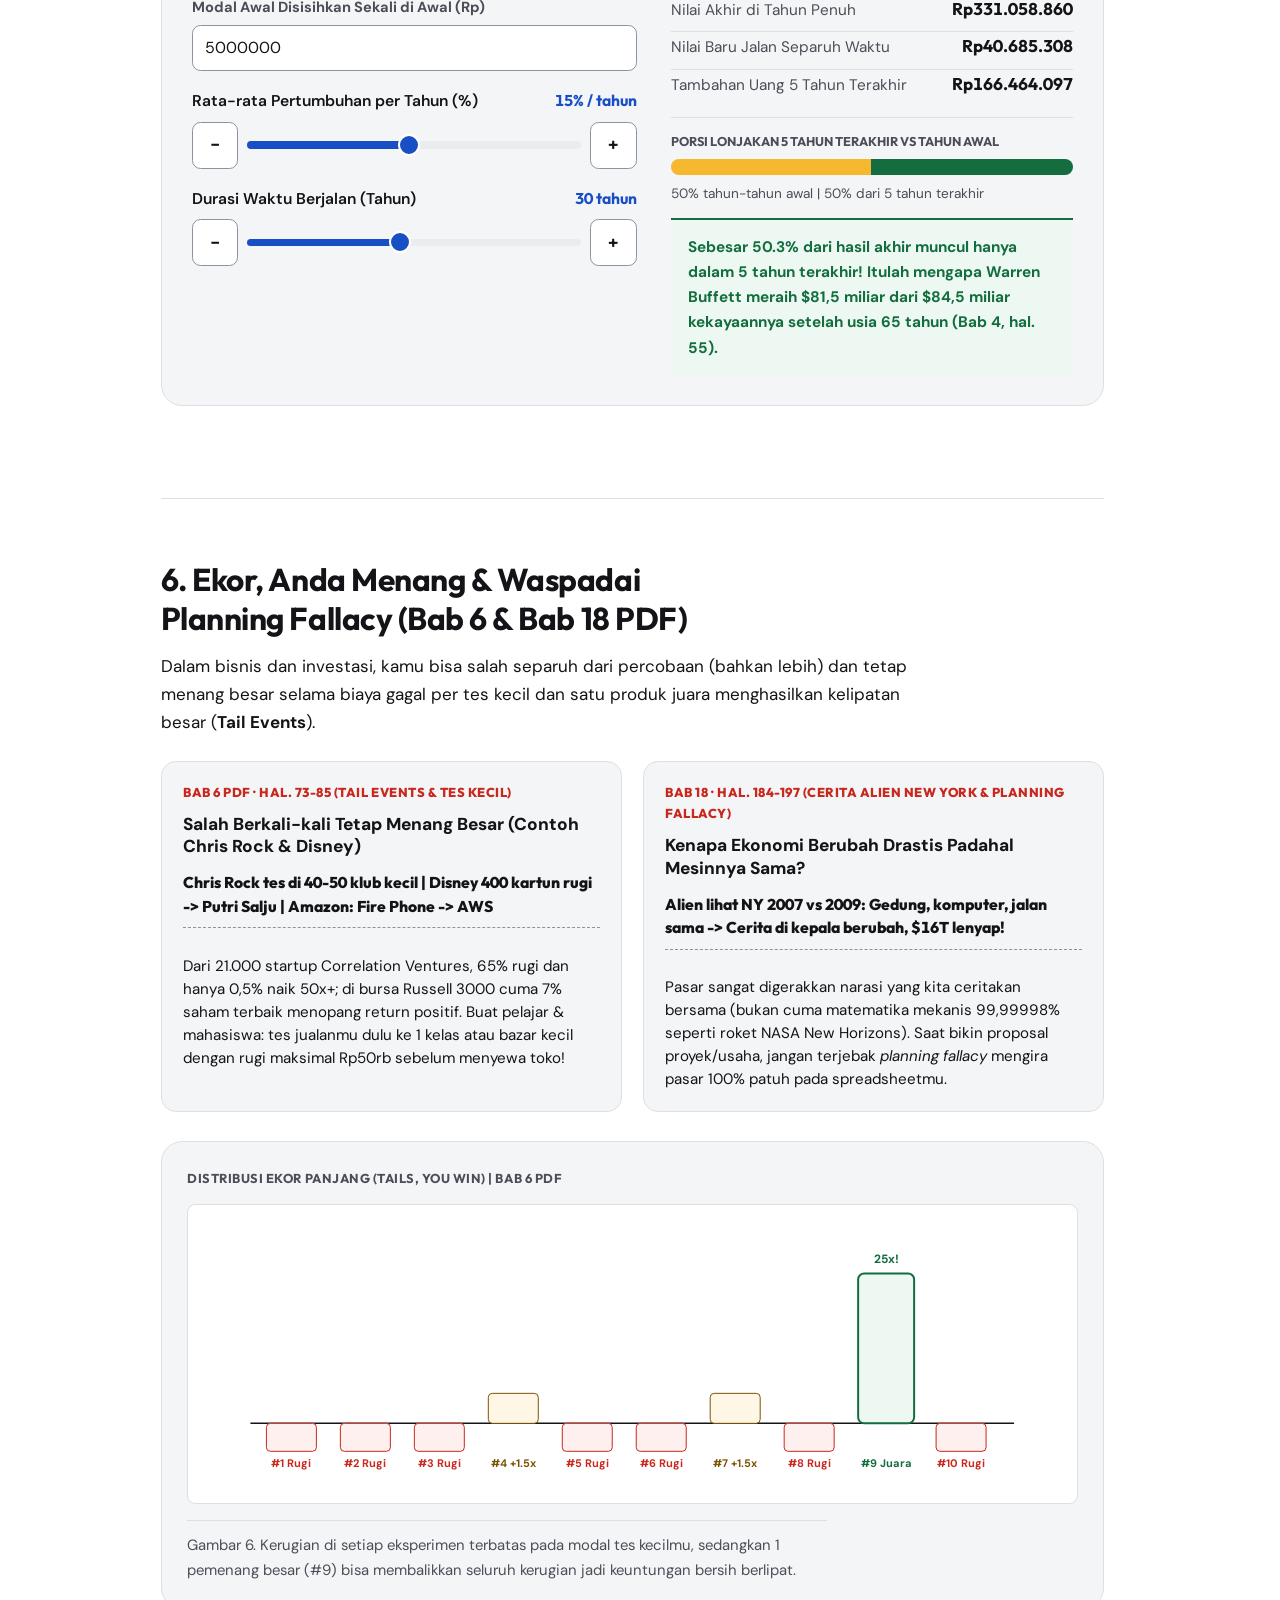
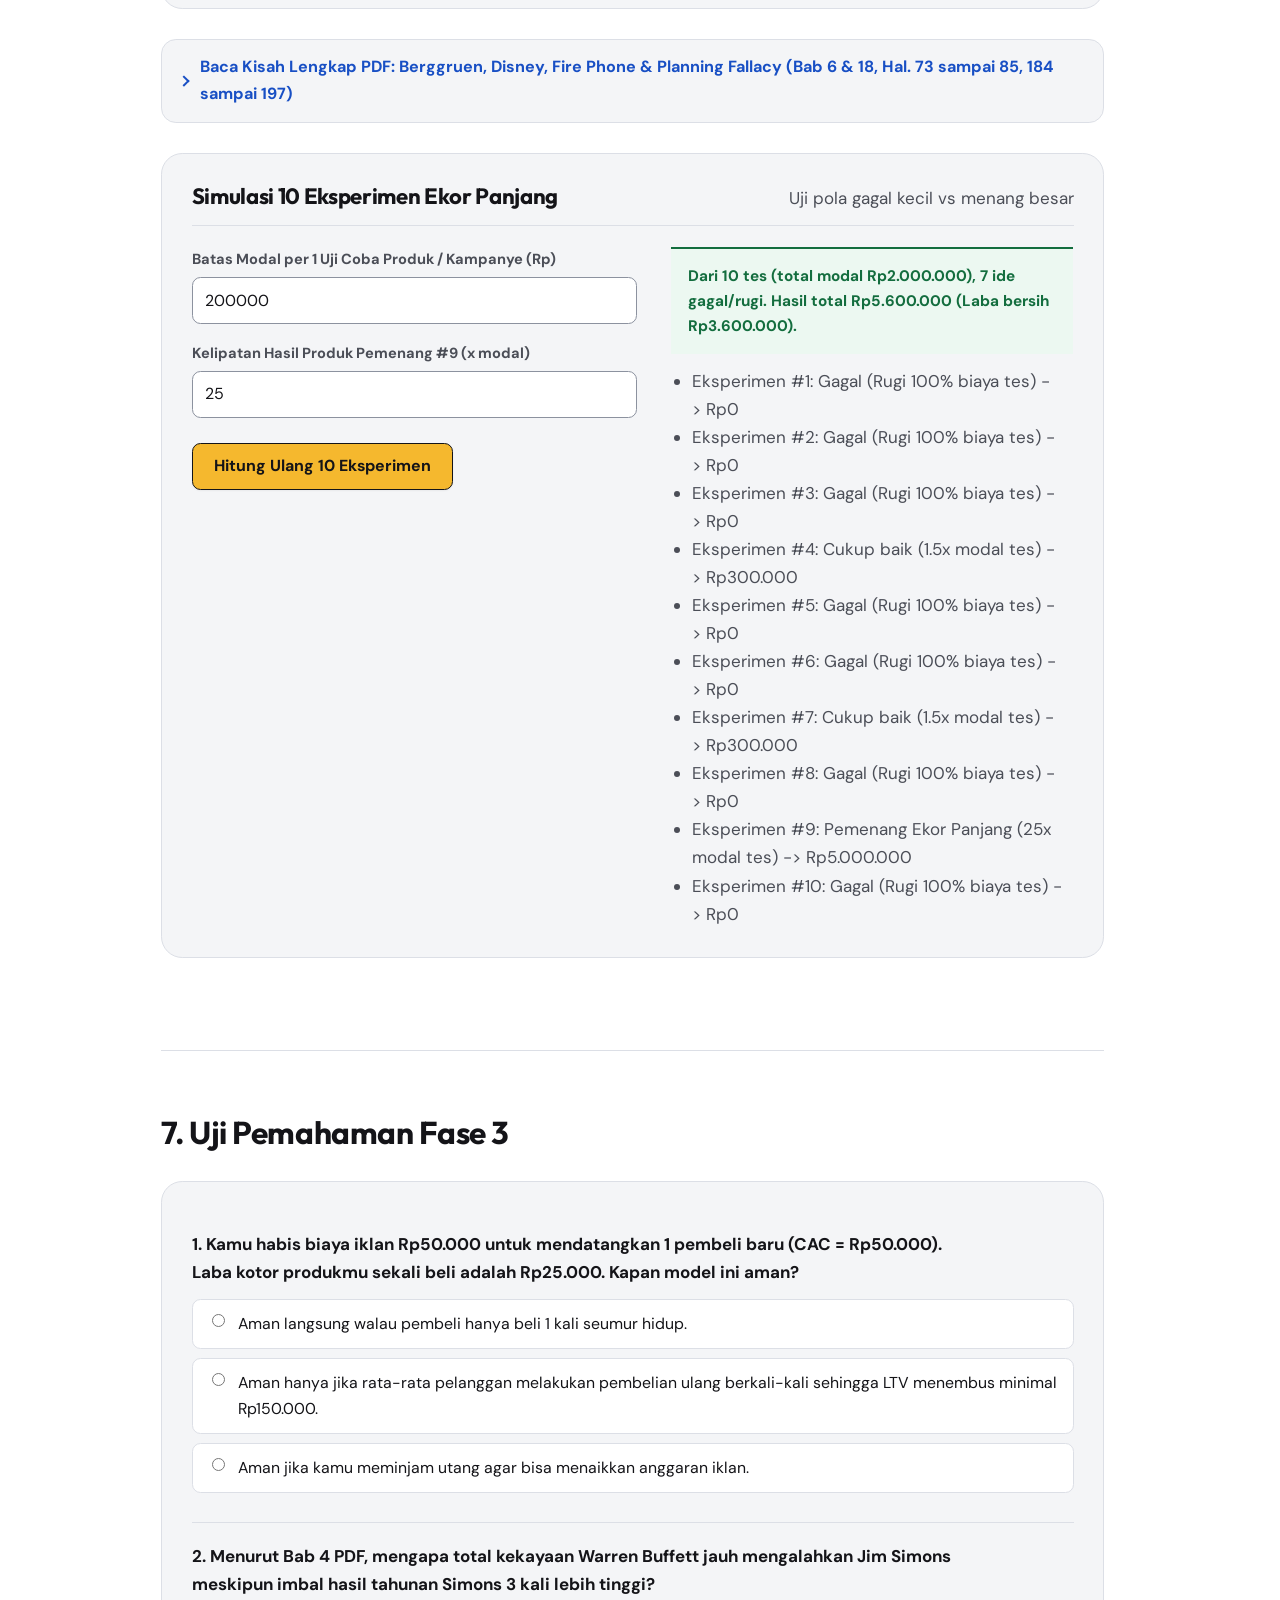
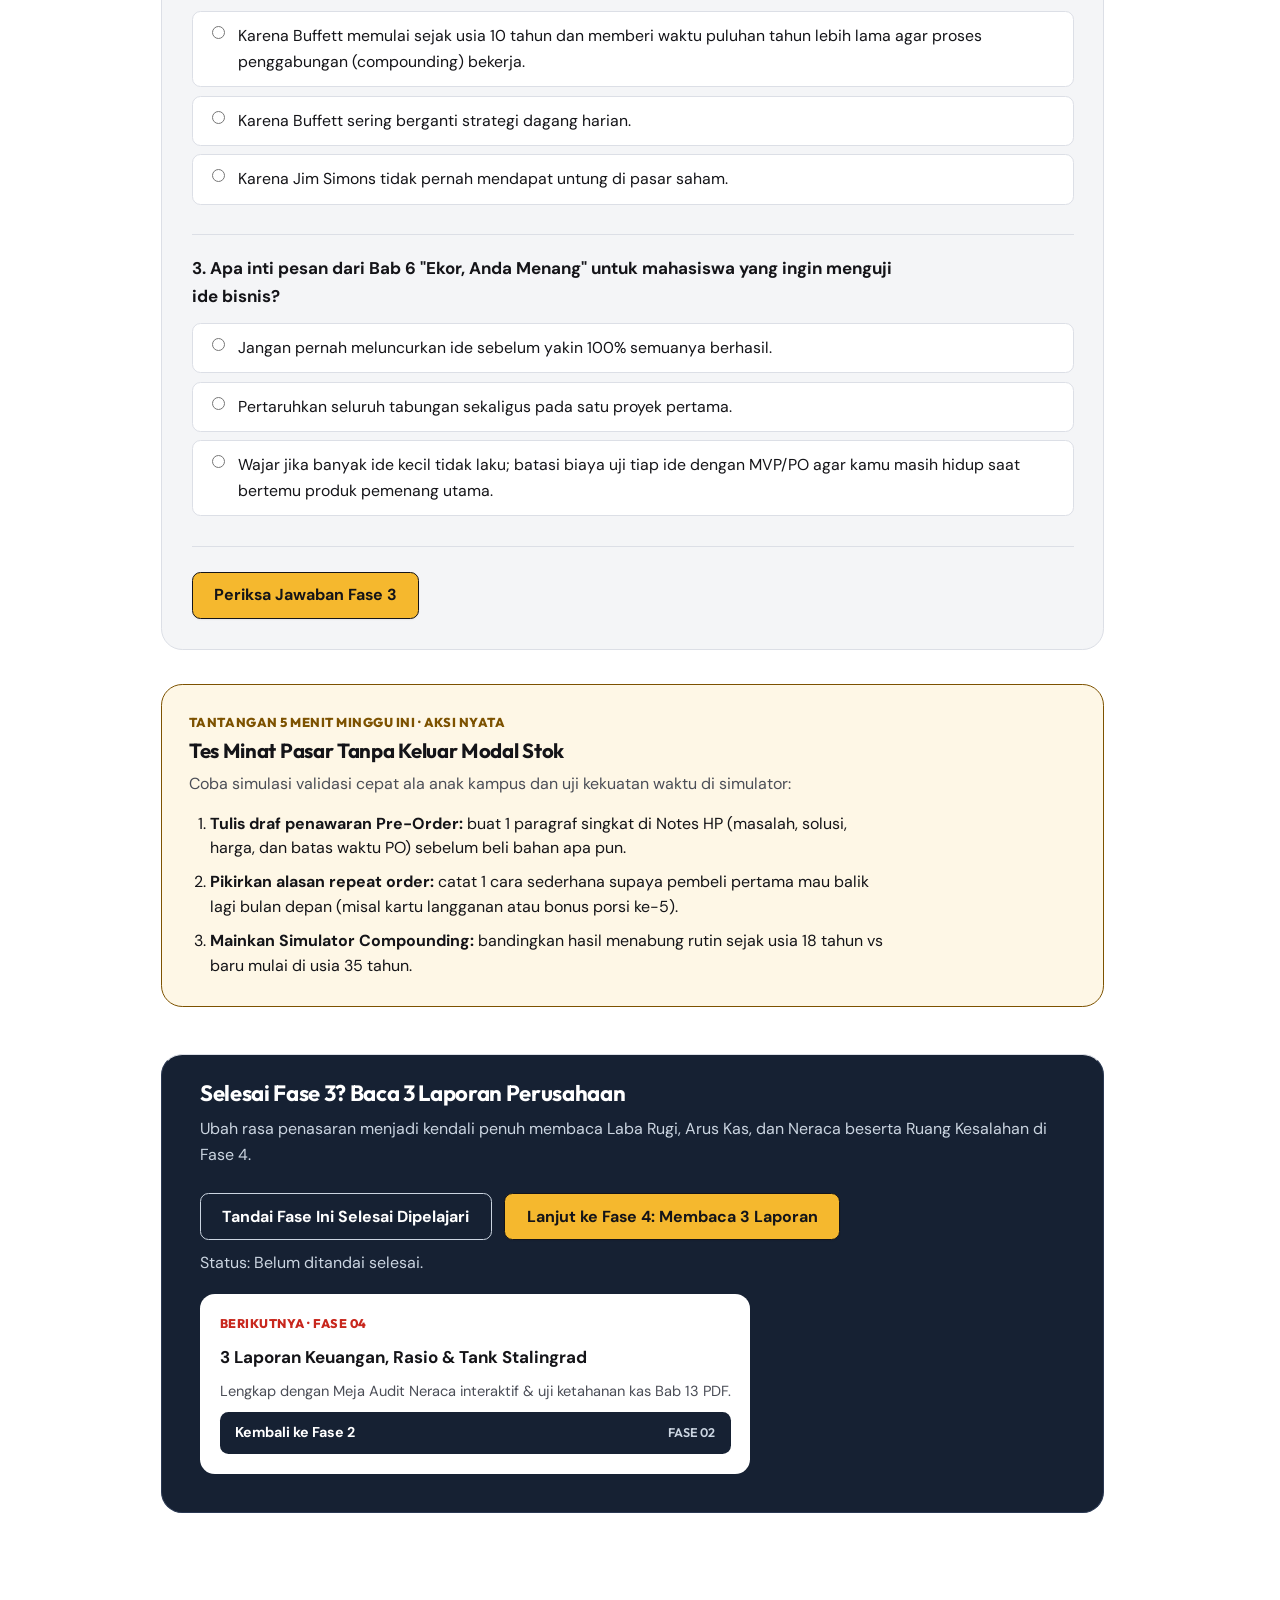
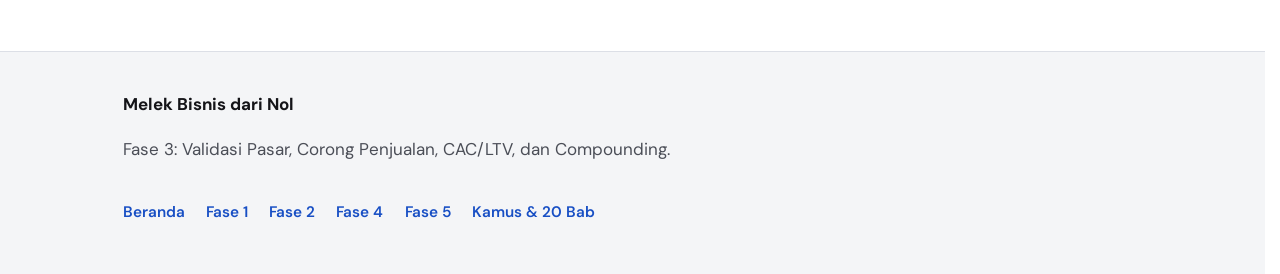
<file: fase-3.html>
<!DOCTYPE html>
<html lang="id">
<head>
  <meta charset="utf-8">
  <meta name="viewport" content="width=device-width, initial-scale=1.0">
  <meta name="color-scheme" content="light dark">
  <script>
    try {
      var t = localStorage.getItem("color-scheme");
      if (t === "light" || t === "dark") {
        document.querySelector('meta[name="color-scheme"]').content = t;
        document.documentElement.setAttribute("data-theme", t);
      }
    } catch (e) {}
  </script>
  <title>Fase 3: Validasi Pasar, Funnel, CAC/LTV &amp; Hukum Compounding | Melek Bisnis</title>
  <link rel="icon" type="image/svg+xml" href="data:image/svg+xml,%3Csvg xmlns='http://www.w3.org/2000/svg' viewBox='0 0 24 24'%3E%3Crect width='24' height='24' rx='6' fill='%23141418'/%3E%3Cpath d='M7 17v-5M12 17V7M17 17v-3' stroke='%23FFFFFF' stroke-width='2.2' stroke-linecap='round'/%3E%3C/svg%3E">
  <link rel="preconnect" href="https://fonts.googleapis.com">
  <link rel="preconnect" href="https://fonts.gstatic.com" crossorigin>
  <link rel="stylesheet" href="https://fonts.googleapis.com/css2?family=DM+Sans:ital,opsz,wght@0,9..40,400..700;1,9..40,400..700&family=Outfit:wght@600;700;800&display=optional">
  <link rel="stylesheet" href="styles.css?v=20261128e">
  <script defer src="app.js?v=20261128e"></script>
  <script type="application/ld+json">
  {
    "@context": "https://schema.org",
    "@type": "LearningResource",
    "name": "Fase 3: Validasi Pasar, Corong Penjualan, CAC/LTV, dan Hukum Compounding",
    "description": "Validasi MVP dan Pre-Order, Funnel Penjualan, CAC vs LTV, Kurva Compounding Buffett vs Simons (Bab 4), Tails You Win (Bab 6), serta Bab 17 dan 18 PDF.",
    "inLanguage": "id",
    "isPartOf": {"@type": "Course", "name": "Melek Bisnis dari Nol", "url": "https://voltakyy.github.io/melek-bisnis/"},
    "teaches": ["Validasi MVP", "Sales Funnel", "CAC dan LTV", "Compounding", "Tail Events"]
  }
  </script>
</head>
<body data-phase="fase-3">
  <a href="#main-content" class="skip-link">Langsung ke materi Fase 3</a>
  <div id="reading-progress" class="reading-progress" aria-hidden="true"></div>

  <header class="site-header">
    <div class="header-inner">
      <a class="site-logo" href="index.html">
        <svg class="brand-mark" viewBox="0 0 24 24" width="24" height="24" aria-hidden="true">
          <rect x="2" y="2" width="20" height="20" rx="5" fill="none" stroke="currentColor" stroke-width="1.8"/>
          <path d="M7 16V11M12 16V7M17 16V13" stroke="currentColor" stroke-width="2" stroke-linecap="round"/>
        </svg>
        <span>Melek Bisnis</span>
      </a>

      <div class="header-controls">
        <nav class="site-nav" aria-label="Navigasi kurikulum">
          <button class="menu-button" type="button" popovertarget="site-menu" popovertargetaction="toggle" aria-controls="site-menu" aria-expanded="false">
            <svg width="16" height="16" viewBox="0 0 16 16" aria-hidden="true">
              <path d="M2 4h12M2 8h12M2 12h12" stroke="currentColor" stroke-width="1.8" stroke-linecap="round"/>
            </svg>
            <span>Menu</span>
          </button>

          <ul id="site-menu" class="site-menu" popover="auto">
            <li><a href="index.html">Beranda</a></li>
            <li><a href="fase-1.html">Fase 1: Pola Pikir</a></li>
            <li><a href="fase-2.html">Fase 2: Cash Flow</a></li>
            <li><a href="fase-3.html" aria-current="page">Fase 3: Validasi</a></li>
            <li><a href="fase-4.html">Fase 4: Laporan</a></li>
            <li><a href="fase-5.html">Fase 5: Investasi</a></li>
            <li><a href="kamus-pdf.html">Kamus &amp; 20 Bab</a></li>
          </ul>
        </nav>

        <button id="theme-toggle" class="theme-toggle" type="button" aria-label="Ubah tema tampilan">
          <svg class="theme-icon icon-to-dark" viewBox="0 0 16 16" width="16" height="16" aria-hidden="true">
            <path d="M12.9 10.6A5.5 5.5 0 0 1 5.4 3.1a5.5 5.5 0 1 0 7.5 7.5Z" fill="none" stroke="currentColor" stroke-width="1.5" stroke-linejoin="round"/>
          </svg>
          <svg class="theme-icon icon-to-light" viewBox="0 0 16 16" width="16" height="16" aria-hidden="true">
            <circle cx="8" cy="8" r="3.2" fill="none" stroke="currentColor" stroke-width="1.5"/>
            <path d="M8 1.5v1.6M8 12.9v1.6M1.5 8h1.6M12.9 8h1.6M3.4 3.4l1.1 1.1M11.5 11.5l1.1 1.1M12.6 3.4l-1.1 1.1M4.5 11.5l-1.1 1.1" stroke="currentColor" stroke-width="1.5" stroke-linecap="round"/>
          </svg>
          <span data-theme-label>Sistem</span>
        </button>
      </div>
    </div>
  </header>

  <main id="main-content" class="page-shell" tabindex="-1">
    <header class="hero-frame">
      <h1>Fase 3: Validasi Pasar, <span class="title-accent">CAC/LTV &amp; Compounding</span></h1>
      <p class="hero-lead">
        Banyak pemula langsung cetak ratusan produk atau pasang iklan mahal, lalu kaget karena sepi pembeli. Di sini kita belajar cara ngetes pasar pakai modal nyaris nol lewat MVP dan Pre-Order, menjaga biaya promosi (CAC) tetap sehat, sampai melihat keajaiban efek bola salju (compounding) yang bikin kekayaan tumbuh pelan tapi pasti.
      </p>
      <div class="phase-meta-bar">
        <span class="phase-meta-item"><strong>Cakupan PDF:</strong> Bab 4 (hal. 52 sampai 59), Bab 6 (hal. 73 sampai 85), Bab 17 (hal. 171 sampai 183), Bab 18 (hal. 184 sampai 197)</span>
        <span class="phase-meta-item"><strong>Istilah Inti:</strong> MVP, Funnel, CAC, LTV, Repeat Order, Compounding, Tail Events</span>
      </div>
      <aside class="tldr-strip" aria-label="Intisari 20 detik Fase 3">
        <span class="tldr-kicker">Intisari 20 Detik · Fase 3</span>
        <ul class="tldr-list">
          <li><strong>Validasi dulu sebelum stok:</strong> tawarkan versi mini (MVP) atau sistem Pre-Order untuk membuktikan ada orang yang mau transfer uang.</li>
          <li><strong>Jaga rasio LTV &ge; 3x CAC:</strong> biaya cari pembeli baru harus jauh lebih kecil daripada total nilai belanja mereka selama berlangganan.</li>
          <li><strong>Waktu mengalahkan persentase tinggi:</strong> seperti Buffett, hasil konsisten bertahun-tahun jauh lebih kuat daripada untung besar sesaat.</li>
        </ul>
      </aside>
      <nav class="section-jumps" aria-label="Lompat cepat materi Fase 3">
        <a href="#validasi-pasar">1. Validasi &amp; MVP</a>
        <a href="#unit-marketing">2. Corong Funnel, CAC &amp; LTV</a>
        <a href="#pricing-bep">3. Strategi Harga</a>
        <a href="#pdf-compounding">4. Compounding (Bab 4 &amp; 17)</a>
        <a href="#simulator-compounding">5. Simulator Compounding</a>
        <a href="#pdf-tails">6. Ekor Panjang (Bab 6 &amp; 18)</a>
        <a href="#kuis-3">7. Kuis Fase 3</a>
      </nav>
      <div class="finder-strip" style="margin-block-end: 0;" aria-label="Cari cepat istilah di Fase 3">
        <form class="finder-form" data-quick-finder>
          <div>
            <label for="qf-f3-q">Cari Istilah Funnel, LTV/CAC, atau Bab 4/6/17/18 PDF</label>
            <input id="qf-f3-q" data-qf-query class="text-input" type="search" placeholder="Misal: MVP, CAC, LTV, Compounding, Ekor Panjang...">
          </div>
          <div>
            <label for="qf-f3-t">Lompat Fase</label>
            <select id="qf-f3-t" data-qf-target class="select-input">
              <option value="kamus-pdf.html">Buka Kamus &amp; 20 Bab</option>
              <option value="fase-2.html">Fase 2: Cash Flow &amp; BEP</option>
              <option value="fase-4.html">Fase 4: Laporan Keuangan</option>
              <option value="fase-5.html">Fase 5: Economic Moat</option>
            </select>
          </div>
          <button class="btn btn-primary" type="submit">Cari</button>
        </form>
      </div>
    </header>

    <section id="validasi-pasar" class="section-block" tabindex="-1">
      <div class="prose">
        <h2>1. Validasi Pasar &amp; MVP: Menjual Sebelum Membuat Stok Besar</h2>
        <p>
          Pujian teman ("Keren, pasti laku!") itu gratis dan sering menyesatkan. Validasi pasar hanya sah bila pembeli benar-benar mentransfer DP atau masuk daftar <strong>Pre-Order (PO)</strong> untuk produk versi paling sederhana (<strong>MVP</strong>) sebelum kamu membeli bahan massal.
        </p>
      </div>

      <div class="stagger-pair" aria-label="Perbandingan jalur eksekusi Pre-Order vs Stok Awal">
        <div class="stagger-card tone-pos">
          <span class="stagger-pointer">&lt;&lt;&lt; JALUR AMAN · PRE-ORDER MVP</span>
          <h3>Uji Konversi &amp; DP Dulu</h3>
          <p class="muted">Tawarkan paket tes ke pasar kos terdekat Senin sampai Rabu, terima uang muka, baru beli bahan Kamis. Modal kerja aman, nol barang mati.</p>
        </div>
        <div class="stagger-card tone-neg is-offset">
          <span class="stagger-pointer">JALUR BERISIKO · PRODUK DULUAN &gt;&gt;&gt;</span>
          <h3>Cetak 200 Unit Sebelum Terbukti</h3>
          <p class="muted">Menghabiskan seluruh tabungan hanya karena teman bilang "keren", lalu produk menumpuk tidak terjual dan kapok berbisnis.</p>
        </div>
      </div>

      <section class="do-dont-board" aria-label="Validasi pasar dan efisiensi unit marketing">
        <div class="do-dont-header">
          <span class="do-dont-kicker">INFOGRAFIK FASE 3 | VALIDASI PASAR &amp; EKONOMI PELANGGAN</span>
          <div class="do-dont-legend">
            <span class="legend-do">&#10003; DO</span>
            <span class="legend-dont">&times; DON'T</span>
          </div>
        </div>
        <div class="do-dont-rows">
          <div class="do-dont-pair">
            <div class="do-dont-side">
              <svg class="mini-vignette" viewBox="0 0 72 52" width="72" height="52" aria-hidden="true">
                <rect x="8" y="14" width="56" height="24" rx="4" fill="var(--pos-soft)" stroke="var(--pos)" stroke-width="1.6"/>
                <path d="M24 26 l6 6 l14 -14" fill="none" stroke="var(--pos)" stroke-width="2.5" stroke-linecap="round"/>
              </svg>
              <div>
                <span class="do-dont-tag is-do">&#10003; Buka Pre-Order / DP Dulu</span>
                <p class="do-dont-title">Kumpul Pesanan -> Beli Bahan</p>
                <p class="do-dont-desc">Untuk 10 pembeli pertama, gunakan uang DP pembeli sebagai modal belanja sehingga risiko stok tertahan nol.</p>
              </div>
            </div>
            <div class="do-dont-side">
              <svg class="mini-vignette" viewBox="0 0 72 52" width="72" height="52" aria-hidden="true">
                <rect x="8" y="14" width="56" height="24" rx="4" fill="var(--neg-soft)" stroke="var(--neg)" stroke-width="1.6"/>
                <line x1="28" y1="20" x2="44" y2="32" stroke="var(--neg)" stroke-width="2.5" stroke-linecap="round"/>
                <line x1="44" y1="20" x2="28" y2="32" stroke="var(--neg)" stroke-width="2.5" stroke-linecap="round"/>
              </svg>
              <div>
                <span class="do-dont-tag is-dont">&times; Produksi 200 Unit di Awal</span>
                <p class="do-dont-title">Modal Besar Tanpa Bukti Beli</p>
                <p class="do-dont-desc">Menghabiskan tabungan untuk stok dan kemasan mahal hanya bermodal pujian sopan dari teman kampus.</p>
              </div>
            </div>
          </div>

          <div class="do-dont-pair">
            <div class="do-dont-side">
              <svg class="mini-vignette" viewBox="0 0 72 52" width="72" height="52" aria-hidden="true">
                <path d="M14 36 C 28 34, 40 28, 56 12" fill="none" stroke="var(--pos)" stroke-width="2.5" stroke-linecap="round"/>
                <circle cx="56" cy="12" r="3.5" fill="var(--pos)"/>
              </svg>
              <div>
                <span class="do-dont-tag is-do">&#10003; Kejar LTV &gt;= 3x CAC (Repeat Order)</span>
                <p class="do-dont-title">Pelanggan Puas Beli Ulang 5x</p>
                <p class="do-dont-desc">Biaya promosi Rp25rb ditutup oleh laba jangka panjang Rp150rb saat pelanggan terus datang kembali.</p>
              </div>
            </div>
            <div class="do-dont-side">
              <svg class="mini-vignette" viewBox="0 0 72 52" width="72" height="52" aria-hidden="true">
                <line x1="14" y1="16" x2="58" y2="36" stroke="var(--neg)" stroke-width="2.5" stroke-linecap="round"/>
                <circle cx="58" cy="36" r="3.5" fill="var(--neg)"/>
              </svg>
              <div>
                <span class="do-dont-tag is-dont">&times; Iklan Boros Tanpa Repeat</span>
                <p class="do-dont-title">CAC Lebih Besar dari Laba Pertama</p>
                <p class="do-dont-desc">Ongkos iklan Rp25rb sedangkan untung per transaksi cuma Rp15rb dan pembeli kabur setelah 1x beli.</p>
              </div>
            </div>
          </div>
        </div>
      </section>

      <div class="oval-spotlight" aria-label="Tiga langkah validasi tujuh hari modal di bawah seratus ribu">
        <ol class="oval-steps">
          <li class="oval-step">
            <span class="oval-step-num">01</span>
            <div>
              <strong>Temui 10 Calon Pembeli Tanpa Jualan (Hari 1 sampai 2)</strong>
              <p>Tanyakan keluhan nyata mereka saat ini dan berapa uang yang biasa mereka keluarkan.</p>
            </div>
          </li>
          <li class="oval-step">
            <span class="oval-step-num">02</span>
            <div>
              <strong>Buka Pre-Order Bermodal Katalog atau Sampel Kecil (Hari 3 sampai 5)</strong>
              <p>Terima DP sebelum memproduksi massal agar stok tidak terbuang percuma.</p>
            </div>
          </li>
          <li class="oval-step">
            <span class="oval-step-num">03</span>
            <div>
              <strong>Ukur Rasio Pembayar Nyata &amp; Ulangi (Hari 6 sampai 7)</strong>
              <p>Jika minimal 5 dari 20 prospek bersedia transfer DP, lanjutkan ke produksi gelombang kedua.</p>
            </div>
          </li>
        </ol>

        <div class="oval-frame">
          <svg viewBox="0 0 210 250" width="210" height="250" role="img" aria-labelledby="oval-f3-t oval-f3-d">
            <title id="oval-f3-t">Alur 7 hari validasi MVP tanpa bakar modal</title>
            <desc id="oval-f3-d">Urutan validasi tujuh hari: riset masalah, tawaran pre-order DP, dan hitung konversi pembayar nyata.</desc>
            <rect x="25" y="18" width="160" height="44" rx="22" fill="var(--info-soft)" stroke="var(--info)" stroke-width="1.8"/>
            <text x="105" y="45" text-anchor="middle" fill="var(--info)" font-size="14" font-weight="800">Hari 1-2: Riset</text>
            <line x1="105" y1="62" x2="105" y2="82" stroke="var(--ink-frame)" stroke-width="2"/>
            <rect x="25" y="82" width="160" height="44" rx="22" fill="var(--cta-bg)" stroke="var(--ink-frame)" stroke-width="1.8"/>
            <text x="105" y="109" text-anchor="middle" fill="var(--cta-ink)" font-size="14" font-weight="800">Hari 3-5: PO DP</text>
            <line x1="105" y1="126" x2="105" y2="146" stroke="var(--ink-frame)" stroke-width="2"/>
            <rect x="25" y="146" width="160" height="44" rx="22" fill="var(--pos-soft)" stroke="var(--pos)" stroke-width="1.8"/>
            <text x="105" y="173" text-anchor="middle" fill="var(--pos)" font-size="14" font-weight="800">Hari 6-7: Uji Repeat</text>
            <text x="105" y="218" text-anchor="middle" fill="var(--text-primary)" font-size="14" font-weight="700">Modal &lt; Rp100rb</text>
          </svg>
        </div>

        <div class="oval-stats">
          <div class="oval-stat">
            <span class="oval-stat-num">7 Hari</span>
            <span class="oval-stat-label">Siklus Tes MVP Tercepat</span>
          </div>
          <div class="oval-stat">
            <span class="oval-stat-num">&lt; Rp100rb</span>
            <span class="oval-stat-label">Batas Modal Awal Sampel</span>
          </div>
          <div class="oval-stat">
            <span class="oval-stat-num">3x LTV:CAC</span>
            <span class="oval-stat-label">Batas Minimal Promosi Sehat</span>
          </div>
        </div>
      </div>
    </section>

    <section id="unit-marketing" class="section-block" tabindex="-1">
      <div class="prose">
        <h2>2. Corong Penjualan (Funnel), CAC &amp; LTV</h2>
        <p>
          Perjalanan orang asing menjadi pelanggan loyal melewati <strong>Corong Penjualan</strong> yang kian menyempit di tiap tahap. Agar biaya promosi tidak merugikan usaha, nilai <strong>LTV minimal 3 kali CAC</strong>.
        </p>
      </div>

      <div class="contrast-slab" aria-label="Empat tahap corong konversi dari lihat story ke pelanggan loyal">
        <div class="contrast-slab-head">
          <h3>Empat Tahap Corong Penjualan Sehat (LTV &gt;= 3x CAC)</h3>
          <p>Setiap anggaran promosi Rp500.000 disaring lewat empat tangga menuju pembelian berulang.</p>
        </div>
        <div class="slab-grid-4">
          <div class="slab-card"><div class="slab-card-icon">100%</div><p class="slab-card-title">Kesadaran</p><p>1.000 orang melihat story atau iklan penawaran pertamamu.</p></div>
          <div class="slab-card"><div class="slab-card-icon">12%</div><p class="slab-card-title">Minat Tanya</p><p>120 orang mengklik tautan atau bertanya harga lewat chat.</p></div>
          <div class="slab-card"><div class="slab-card-icon">2%</div><p class="slab-card-title">Beli Pertama</p><p>20 pembeli perdana sehingga CAC = Rp25.000 per pelanggan.</p></div>
          <div class="slab-card"><div class="slab-card-icon">6:1</div><p class="slab-card-title">Repeat Order</p><p>10 pelanggan loyal beli 5x menghasilkan LTV Rp150.000.</p></div>
        </div>
      </div>

      <figure class="diagram-plate">
        <p class="diagram-plate-kicker">ALUR CORONG PENJUALAN | CONTOH ANGGARAN PROMOSI RP500.000</p>
        <div class="funnel-grid">
          <div class="funnel-stack" role="list" aria-label="Tahapan corong penjualan">
            <div class="funnel-tier" role="listitem">
              <strong>1. Kesadaran (Lihat Story/Iklan)</strong>
              <span class="num">1.000 orang (100%)</span>
            </div>
            <div class="funnel-tier w-90" role="listitem">
              <strong>2. Minat (Klik Tautan / Chat)</strong>
              <span class="num">120 orang (12%)</span>
            </div>
            <div class="funnel-tier w-80" role="listitem">
              <strong>3. Beli Pertama Kali</strong>
              <span class="num">20 pelanggan (2%)</span>
            </div>
            <div class="funnel-tier w-70" role="listitem">
              <strong>4. Beli Ulang (Repeat Order)</strong>
              <span class="num">10 pelanggan loyal</span>
            </div>
          </div>

          <div class="hybrid-flow">
            <div class="hybrid-node tone-mustard">
              <span class="hybrid-node-tag">CAC · BIAYA AKUISISI 1 PELANGGAN</span>
              <p class="hybrid-node-title">Rp500.000 / 20 pembeli = Rp25.000</p>
              <p>Kamu membayar Rp25.000 biaya promosi untuk memperoleh satu pembeli baru.</p>
            </div>
            <div class="hybrid-node tone-pos">
              <span class="hybrid-node-tag">LTV · NILAI SEUMUR HIDUP PELANGGAN</span>
              <p class="hybrid-node-title">Laba Rp30.000 x 5 order = Rp150.000</p>
              <p><strong>Rasio LTV : CAC = 6 : 1 (Bisnis Sehat)</strong></p>
            </div>
          </div>
        </div>
        <figcaption>
          Gambar 5. Profit sejati lahir saat terjadi pembelian berulang sehingga LTV minimal 3x lebih besar daripada biaya mencari pelanggan (CAC).
        </figcaption>
      </figure>

      <div class="formula-box">
        <p class="formula-eq">CAC = Total Biaya Promosi &divide; Jumlah Pelanggan Baru</p>
        <p class="formula-eq">LTV = Laba Kotor Rata-rata per Transaksi x Rata-rata Frekuensi Beli Ulang</p>
        <p class="formula-note">Patokan Emas Pemula: <strong>LTV &gt;= 3 x CAC</strong>.</p>
      </div>

      <div class="info-sheet" aria-label="Model Teori Pemasaran 4P untuk bisnis pelajar dan mahasiswa">
        <div class="sheet-head">
          <div class="sheet-head-left">
            <span class="sheet-kicker">MODEL MENTAL · TEORI PEMASARAN 4P</span>
            <h3>Peta 4P Pemasaran Praktis Untuk Bisnis Kampus &amp; Sekolah</h3>
          </div>
          <span class="sheet-sub">Product · Price · Place · Promotion</span>
        </div>
        <div class="pillar-4">
          <div class="pillar-col">
            <div>
              <p class="pillar-top-title">PRODUK</p>
              <p class="pillar-top-sub">Product (Nilai Utama)</p>
            </div>
            <div class="pillar-card step-1" data-num="1">
              <div class="pillar-item">
                <p class="pillar-item-title">Selesaikan Masalah Nyata</p>
                <p>Fokus pada fungsi inti yang segera dicari (bekal kos cepat, catatan rapi, desain slide H-12 jam) alih-alih stiker hias.</p>
              </div>
              <div class="pillar-item">
                <p class="pillar-item-title">Ciri Pembeda Jelas</p>
                <p>Pilih 1 keunggulan mencolok: antar gratis area gerbang kos atau garansi revisi cepat 30 menit.</p>
              </div>
            </div>
          </div>

          <div class="pillar-col">
            <div>
              <p class="pillar-top-title">HARGA</p>
              <p class="pillar-top-sub">Price (Strategi Patokan)</p>
            </div>
            <div class="pillar-card step-2" data-num="2">
              <div class="pillar-item">
                <p class="pillar-item-title">Landasan HPP &amp; Margin</p>
                <p>Pastikan margin kotor minimal 50% sampai 60% di atas HPP sehingga aman menutup ongkos promo CAC.</p>
              </div>
              <div class="pillar-item">
                <p class="pillar-item-title">Paket Bundling &amp; Varian</p>
                <p>Buat paket hemat kopi + camilan Rp22rb untuk menaikkan AOV sekali transfer tanpa perang harga banting-bantingan.</p>
              </div>
            </div>
          </div>

          <div class="pillar-col">
            <div>
              <p class="pillar-top-title">KANAL</p>
              <p class="pillar-top-sub">Place (Jalur Pembelian)</p>
            </div>
            <div class="pillar-card step-3" data-num="3">
              <div class="pillar-item">
                <p class="pillar-item-title">Jalur Online Ringan</p>
                <p>Gunakan form PO sederhana, WhatsApp Broadcast teman kelas, serta katalog singkat di bio media sosial.</p>
              </div>
              <div class="pillar-item">
                <p class="pillar-item-title">Titip Jual &amp; Komunitas</p>
                <p>Nitip produk di koperasi mahasiswa, meja kantin, atau buka stan di acara UKM kampus untuk tes pembeli langsung.</p>
              </div>
            </div>
          </div>

          <div class="pillar-col">
            <div>
              <p class="pillar-top-title">PROMOSI</p>
              <p class="pillar-top-sub">Promotion (Menarik Pembeli)</p>
            </div>
            <div class="pillar-card step-4" data-num="4">
              <div class="pillar-item">
                <p class="pillar-item-title">Bukti Nyata &amp; Review</p>
                <p>Foto testimoni jujur dari 5 pembeli pertama bekerja jauh lebih meyakinkan daripada iklan berbayar kaku.</p>
              </div>
              <div class="pillar-item">
                <p class="pillar-item-title">Program Pelanggan Loyal</p>
                <p>Kartu stempel beli 8 gratis 1 atau diskon ajak teman mengejar Repeat Order berlipat tanpa CAC baru.</p>
              </div>
            </div>
          </div>
        </div>
      </div>
    </section>

    <section id="pricing-bep" class="section-block" tabindex="-1">
      <div class="prose">
        <h2>3. Strategi Menentukan Harga Jual yang Sehat</h2>
        <p>
          Hindari perang harga termurah melawan pemodal besar. Gunakan batas aman modal atau harga berbasis nilai masalah yang kamu selesaikan.
        </p>
      </div>

      <div class="table-wrapper responsive-table">
        <table>
          <caption>Perbandingan Tiga Pendekatan Menentukan Harga Jual</caption>
          <thead>
            <tr>
              <th scope="col">Strategi Harga</th>
              <th scope="col">Logika Hitung</th>
              <th scope="col">Contoh Mahasiswa</th>
              <th scope="col">Kapan Aman Dipakai</th>
            </tr>
          </thead>
          <tbody>
            <tr>
              <th scope="row">Cost-Plus Pricing</th>
              <td data-label="Logika">HPP bahan + margin persentase tetap.</td>
              <td data-label="Contoh">HPP Rp4.000 dijual Rp8.000.</td>
              <td data-label="Aman Dipakai">Batas bawah agar tidak pernah jual di bawah modal.</td>
            </tr>
            <tr>
              <th scope="row">Competitor-Based</th>
              <td data-label="Logika">Mendekati harga rata-rata sekitar.</td>
              <td data-label="Contoh">Kopi sekitar Rp15.000, pasang Rp14.000.</td>
              <td data-label="Aman Dipakai">Produk umum yang susah dibedakan, wajib cek BEP.</td>
            </tr>
            <tr>
              <th scope="row">Value-Based Pricing</th>
              <td data-label="Logika">Menghargai waktu/masalah mendesak pembeli.</td>
              <td data-label="Contoh">Rapikan PPT sidang H-6 jam Rp150.000.</td>
              <td data-label="Aman Dipakai">Terbaik untuk jasa, keahlian, dan layanan kilat.</td>
            </tr>
          </tbody>
        </table>
      </div>

      <div class="dark-card-band" aria-label="Empat tuas menaikkan keuntungan tanpa menambah biaya iklan">
        <div class="dark-card-band-head">
          <h3>4 Tuas Menaikkan Laba Tanpa Bakar Uang Iklan</h3>
          <p>Sebelum menambah anggaran promosi, optimalkan empat tuas unit ekonomi di bawah agar setiap rupiah pemasaran berlipat hasilnya.</p>
        </div>
        <div class="dark-tile-grid cols-4">
          <article class="dark-tile">
            <span class="dark-tile-kicker">TUAS 01 · AOV</span>
            <p class="dark-tile-title">Naikkan Nilai Keranjang (Bundling)</p>
            <p>Gabung Es Kopi Susu Rp15rb + Roti Bakar menjadi paket Rp22rb. Biaya antre dan promosi tetap satu kali.</p>
          </article>
          <article class="dark-tile">
            <span class="dark-tile-kicker">TUAS 02 · EFISIENSI HPP</span>
            <p class="dark-tile-title">Pangkas Waste Bahan 5%</p>
            <p>Takar persis sirup dan susu serta negosiasi harga bahan grosir untuk menaikkan margin kotor tanpa menaikkan harga jual.</p>
          </article>
          <article class="dark-tile">
            <span class="dark-tile-kicker">TUAS 03 · RETENSI</span>
            <p class="dark-tile-title">Kejar Pembelian Berulang (Repeat)</p>
            <p>Kartu stempel beli 8 gratis 1 memicu pelanggan kembali tanpa ongkos akuisisi CAC baru sepeser pun.</p>
          </article>
          <article class="dark-tile">
            <span class="dark-tile-kicker">TUAS 04 · PAYBACK CAC</span>
            <p class="dark-tile-title">Modal Promo Balik &lt;= 60 Hari</p>
            <p>Pastikan CAC Rp25rb tertutup penuh oleh margin laba bersih transaksi pertama sampai ketiga dalam dua bulan.</p>
          </article>
        </div>
      </div>
    </section>

    <section id="pdf-compounding" class="section-block" tabindex="-1">
      <div class="prose">
        <h2>4. Keajaiban Compounding &amp; Rayuan Pesimisme (Bab 4 &amp; Bab 17 PDF)</h2>
        <p>
          Dari <strong>$84,5 miliar</strong> total kekayaan Warren Buffett, sebesar <strong>$81,5 miliar lahir setelah ia melewati usia 65 tahun</strong> berkat berinvestasi sejak usia 10 tahun. Sebaliknya, Jim Simons mencatat imbal hasil 66%/tahun (3x lipat Buffett 22%), tapi total hartanya 75% lebih rendah karena ia baru memulai di usia 50 tahun.
        </p>
      </div>

      <div class="journey-split" aria-label="Perbandingan durasi waktu Warren Buffett melawan Jim Simons">
        <article class="journey-card is-pos">
          <div>
            <span class="schema-card-code">DURASI 75 TAHUN · BUFFETT</span>
            <h3>Warren Buffett (Imbal Hasil 22%/th)</h3>
            <p>Mulai berinvestasi sejak usia 10 tahun dan terus bertahan melewati puluhan siklus krisis tanpa menarik dana.</p>
          </div>
          <div class="dark-pill-bar"><span>$84,5 Miliar</span><span class="dark-pill-bar-sub">$81,5M >65th</span></div>
        </article>
        <div class="journey-center-stats">
          <div class="journey-stat-box">
            <span class="journey-stat-num">96% Harta</span>
            <span class="journey-stat-cap">Lahir Pasca Usia 65 Tahun</span>
          </div>
          <div class="journey-stat-box">
            <span class="journey-stat-num">Waktu &gt; Persen</span>
            <span class="journey-stat-cap">Hukum Eksponensial Bab 4</span>
          </div>
        </div>
        <article class="journey-card">
          <div>
            <span class="schema-card-code">PERSEN TINGGI · SIMONS</span>
            <h3>Jim Simons (Imbal Hasil 66%/th)</h3>
            <p>Mencetak persentase 3 kali lebih tinggi dari Buffett setiap tahun, tetapi baru memulai mesinnya di usia 50 tahun.</p>
          </div>
          <div class="dark-pill-bar"><span>~$21 Miliar</span><span class="dark-pill-bar-sub">-75% Total</span></div>
        </article>
      </div>

      <figure class="diagram-plate">
        <p class="diagram-plate-kicker">KURVA WAKTU VS IMBAL HASIL | WARREN BUFFETT VS JIM SIMONS (BAB 4 PDF)</p>
        <svg viewBox="0 0 860 260" width="860" height="260" role="img" aria-labelledby="diag-f3-comp-t diag-f3-comp-d">
          <title id="diag-f3-comp-t">Kurva Eksponensial Warren Buffett vs Jim Simons (Bab 4 PDF)</title>
          <desc id="diag-f3-comp-d">Grafik menunjukkan kurva kekayaan Buffett tumbuh pelan sejak usia 10 hingga 50 tahun, lalu meledak setelah usia 65 hingga 84,5 miliar dolar dibandingkan Jim Simons yang mulai usia 50 tahun.</desc>
          <rect width="860" height="260" fill="var(--bg-page)"/>
          <line x1="80" y1="36" x2="80" y2="210" stroke="var(--ink-frame)" stroke-width="1.8"/>
          <line x1="80" y1="210" x2="780" y2="210" stroke="var(--ink-frame)" stroke-width="1.8"/>
          <rect x="540" y="36" width="220" height="174" fill="var(--pos-soft)" opacity="0.7"/>
          <line x1="540" y1="36" x2="540" y2="210" stroke="var(--pos)" stroke-dasharray="5 4" stroke-width="1.5"/>
          <path d="M80 208 C 280 206, 450 198, 540 180 C 625 160, 700 104, 760 44" fill="none" stroke="var(--pos)" stroke-width="4" stroke-linecap="round"/>
          <circle cx="540" cy="180" r="5" fill="var(--cta-bg)" stroke="var(--ink-frame)" stroke-width="1.5"/>
          <circle cx="760" cy="44" r="7" fill="var(--pos)" stroke="var(--bg-surface)" stroke-width="2"/>
          <text x="742" y="34" text-anchor="end" fill="var(--pos)" font-size="13" font-weight="700" font-family="'Outfit', 'DM Sans', system-ui, sans-serif">$84,5M</text>
          <path d="M420 209 C 510 206, 615 186, 760 162" fill="none" stroke="var(--titanium)" stroke-width="3" stroke-dasharray="6 4"/>
          <circle cx="420" cy="209" r="5" fill="var(--titanium)"/>
          <circle cx="760" cy="162" r="6" fill="var(--titanium)"/>
          <text x="742" y="148" text-anchor="end" fill="var(--titanium)" font-size="12.5" font-weight="700" font-family="'Outfit', 'DM Sans', system-ui, sans-serif">~$21M</text>
          <text x="80" y="236" text-anchor="middle" fill="var(--text-secondary)" font-size="12">Usia 10</text>
          <text x="260" y="236" text-anchor="middle" fill="var(--text-secondary)" font-size="12">Usia 30</text>
          <text x="420" y="236" text-anchor="middle" fill="var(--titanium)" font-size="12" font-weight="700">Usia 50</text>
          <text x="540" y="236" text-anchor="middle" fill="var(--pos)" font-size="12" font-weight="700">Usia 65</text>
          <text x="760" y="236" text-anchor="middle" fill="var(--pos)" font-size="12" font-weight="700">Usia 85+</text>
        </svg>
        <div class="hybrid-flow cols-2" style="margin-block-start: 1rem;">
          <div class="hybrid-node tone-pos">
            <span class="hybrid-node-tag">WARREN BUFFETT · 22% / TAHUN (USIA 10)</span>
            <p class="hybrid-node-title">$81,5 Miliar Lahir Pasca Usia 65</p>
            <p>Kunci keunggulannya adalah bertahan puluhan tahun agar bunga majemuk meledak.</p>
          </div>
          <div class="hybrid-node tone-mustard">
            <span class="hybrid-node-tag">JIM SIMONS · 66% / TAHUN (USIA 50)</span>
            <p class="hybrid-node-title">Persen Lebih Tinggi, Hasil 75% Lebih Kecil</p>
            <p>Kehilangan 40 tahun durasi awal membuat selisih hasil akhirnya terpaut sangat jauh.</p>
          </div>
        </div>
        <figcaption>
          Gambar 5B. Otak manusia terbiasa berpikir linear, sedangkan efek penggabungan bekerja pelan di depan dan meledak eksponensial di akhir.
        </figcaption>
      </figure>

      <div class="accordion-group">
        <details>
          <summary>Baca Kisah Lengkap PDF: Fisika Zaman Es Milankovic, Hadiah Usia Muda &amp; Rayuan Pesimisme (Bab 4 &amp; Bab 17, Hal. 52 sampai 59, 171 sampai 183)</summary>
          <div class="details-body">
            <p>
              <strong>Bab 4 (hal. 52 sampai 59, Analogi Zaman Es buat anak SMA/kuliah):</strong> Ilmuwan Serbia <strong>Milutin Milankovic</strong> membuktikan Zaman Es terjadi bukan karena satu musim dingin ekstrem mematikan, melainkan <strong>musim panas yang sedikit lebih sejuk</strong> sehingga sisa salju tahun lalu tidak mencair penuh dan terus menumpuk selama ribuan tahun! Persis seperti kebiasaan belajarmu atau tabungan Rp10.000/hari sejak SMA: tidak terasa hebat di bulan ke-1, tapi menumpuk tak terkejar di tahun ke-15. Jika Buffett baru mulai investasi usia 30 tahun dengan $25.000 dan pensiun usia 60, hasilnya cuma <strong>$11,9 juta</strong> (99,9% lebih kecil dari $84,5 miliar nyatanya yang didorong durasi sejak umur 10 tahun!).
            </p>
            <p>
              <strong>Bab 17 (hal. 171 sampai 183):</strong> Mengapa berita ekonomi yang menakut-nakuti terdengar lebih pintar dari kabar baik? Karena kemajuan jalan pelan (kematian jantung turun 70%+ sejak 1965 tanpa pernah jadi headline heboh, dan Jepang bangkit 15x lipat usai perang), sedangkan kegagalan terjadi dalam 1 hari dengan tulisan merah menyala. Contohnya ramalan Profesor Igor Panarin di 2008 yang memprediksi AS pecah tahun 2010 dan prediksi dunia kehabisan minyak 2008 sebelum fracking AS melejitkan produksi ke 13 juta barel/hari. Jangan tertipu panik harian saat rencana jangka panjangmu masih kokoh!
            </p>
          </div>
        </details>
      </div>
      <div class="info-sheet" aria-label="Peta jalan enam langkah menaikkan skala usaha dari modal mini">
        <div class="sheet-head">
          <div class="sheet-head-left">
            <span class="sheet-kicker">ROADMAP PERTUMBUHAN 6 TAHAP</span>
            <h3>Cara Memperbesar Usaha Pelajar &amp; Mahasiswa Tanpa Bakar Uang</h3>
          </div>
          <span class="sheet-sub">Dari 5 Pembeli Pertama ke Compounding</span>
        </div>
        <div class="serp-grid">
          <ol class="serp-steps">
            <li class="serp-step">
              <span class="serp-step-bar">01 · BATCH PO</span>
              <p class="serp-step-title">Buktikan 5 Pembayar DP</p>
              <p>Validasi produk lewat PO kelompok kecil sebelum pesan kemasan berlogo ribuan unit.</p>
            </li>
            <li class="serp-step">
              <span class="serp-step-bar">02 · CATAT CAC</span>
              <p class="serp-step-title">Hitung Biaya Per Pembeli</p>
              <p>Bagi total biaya promo dengan pembeli baru; tahan CAC di bawah sepertiga total laba pelanggan.</p>
            </li>
            <li class="serp-step is-turn">
              <span class="serp-step-bar">03 · REPEAT</span>
              <p class="serp-step-title">Fokus Pelanggan Balik Lagi</p>
              <p>Kejar pembeli puas pesan ke-2 s.d. ke-5 kali lewat follow-up ramah di jadwal mingguan.</p>
            </li>
            <li class="serp-step">
              <span class="serp-step-bar">04 · BUNDLING</span>
              <p class="serp-step-title">Naikkan Paket Belanja (AOV)</p>
              <p>Gabung menu pendamping agar margin per kirim melejit tanpa menambah biaya iklan.</p>
            </li>
            <li class="serp-step">
              <span class="serp-step-bar">05 · EKSPERIMEN</span>
              <p class="serp-step-title">Tes Varian Menu Kecil</p>
              <p>Uji menu baru bermodal mini (Bab 6: satu pemenang <em>Tail Event</em> menutup percobaan biasa).</p>
            </li>
            <li class="serp-step is-end">
              <span class="serp-step-bar">06 · WAKTU</span>
              <p class="serp-step-title">Putar Ulang Laba Jangka Panjang</p>
              <p>Jangan langsung dihabiskan gaya hidup; gulung modal seperti efek bola salju Bab 4!</p>
            </li>
          </ol>
          <aside class="serp-kpis" aria-label="Target skala sehat">
            <div class="serp-kpi">
              <span class="serp-kpi-num">&gt;= 3 : 1</span>
              <span class="serp-kpi-label">Rasio LTV vs CAC</span>
            </div>
            <div class="serp-kpi">
              <span class="serp-kpi-num">&lt;= 60 Hr</span>
              <span class="serp-kpi-label">Balik Modal Promo</span>
            </div>
            <div class="serp-kpi">
              <span class="serp-kpi-num">96%</span>
              <span class="serp-kpi-label">Harta Buffett Pasca 65th</span>
            </div>
          </aside>
        </div>
      </div>
    </section>

    <section id="simulator-compounding" class="section-block" tabindex="-1">
      <h2>5. Simulator Keajaiban Compounding (Bab 4 PDF)</h2>
      <p class="prose">
        Uji berapa nilai akhir modalmu dan lihat seberapa besar porsi kekayaan yang baru muncul di 5 tahun terakhir saja.
      </p>

      <form id="sim-compounding" class="workbench" novalidate>
        <div class="workbench-header">
          <h3>Kalkulator Efek Waktu &amp; Peracikan</h3>
          <span class="muted">Mengikuti logika Bab 4 PDF</span>
        </div>

        <div class="workbench-grid">
          <div>
            <div class="field-wrap control-group">
              <label for="f3-cap">Modal Awal Disisihkan Sekali di Awal (Rp)</label>
              <input id="f3-cap" class="number-input num" type="number" min="100000" step="500000" value="5000000">
            </div>

            <div class="control-group">
              <div class="control-label-row">
                <label for="f3-rate">Rata-rata Pertumbuhan per Tahun (%)</label>
                <span id="f3-rate-val" class="control-value-readout num">15% / tahun</span>
              </div>
              <div class="slider-row">
                <button class="step-btn" type="button" data-step-target="f3-rate" data-step-delta="-1" aria-label="Kurangi pertumbuhan 1 persen">-</button>
                <input id="f3-rate" type="range" min="1" max="30" step="1" value="15">
                <button class="step-btn" type="button" data-step-target="f3-rate" data-step-delta="1" aria-label="Tambah pertumbuhan 1 persen">+</button>
              </div>
            </div>

            <div class="control-group">
              <div class="control-label-row">
                <label for="f3-years">Durasi Waktu Berjalan (Tahun)</label>
                <span id="f3-years-val" class="control-value-readout num">30 tahun</span>
              </div>
              <div class="slider-row">
                <button class="step-btn" type="button" data-step-target="f3-years" data-step-delta="-5" aria-label="Kurangi durasi 5 tahun">-</button>
                <input id="f3-years" type="range" min="5" max="60" step="1" value="30">
                <button class="step-btn" type="button" data-step-target="f3-years" data-step-delta="5" aria-label="Tambah durasi 5 tahun">+</button>
              </div>
            </div>
          </div>

          <div class="readout-panel" aria-live="polite">
            <dl>
              <div class="metric-row"><dt>Nilai Akhir di Tahun Penuh</dt><dd id="f3-out-final" class="num">Rp331.058.860</dd></div>
              <div class="metric-row"><dt>Nilai Baru Jalan Separuh Waktu</dt><dd id="f3-out-half" class="num">Rp40.685.308</dd></div>
              <div class="metric-row"><dt>Tambahan Uang 5 Tahun Terakhir</dt><dd id="f3-out-late" class="num">Rp166.467.330</dd></div>
            </dl>
            <div class="live-split-wrap">
              <span class="live-split-label">PORSI LONJAKAN 5 TAHUN TERAKHIR VS TAHUN AWAL</span>
              <div class="live-split-track" aria-hidden="true">
                <div id="f3-seg-early" class="split-seg-mid" style="inline-size: 49.7%;"></div>
                <div id="f3-seg-late" class="split-seg-pos" style="inline-size: 50.3%;"></div>
              </div>
              <span id="f3-split-legend" class="live-split-legend">50% tahun-tahun awal | 50% dari 5 tahun terakhir</span>
            </div>
            <div id="f3-out-note" class="status-banner is-positive"></div>
          </div>
        </div>
      </form>
    </section>

    <section id="pdf-tails" class="section-block" tabindex="-1">
      <div class="prose">
        <h2>6. Ekor, Anda Menang &amp; Waspadai Planning Fallacy (Bab 6 &amp; Bab 18 PDF)</h2>
        <p>
          Dalam bisnis dan investasi, kamu bisa salah separuh dari percobaan (bahkan lebih) dan tetap menang besar selama biaya gagal per tes kecil dan satu produk juara menghasilkan kelipatan besar (<strong>Tail Events</strong>).
        </p>
      </div>

      <div class="worked-pair" aria-label="Bukti nyata Tail Events dan psikologi berita ekonomi di PDF">
        <article class="worked-card">
          <span class="worked-kicker">BAB 6 PDF · HAL. 73-85 (TAIL EVENTS &amp; TES KECIL)</span>
          <p class="worked-title">Salah Berkali-kali Tetap Menang Besar (Contoh Chris Rock &amp; Disney)</p>
          <p class="worked-math">Chris Rock tes di 40-50 klub kecil | Disney 400 kartun rugi -&gt; Putri Salju | Amazon: Fire Phone -&gt; AWS</p>
          <p>Dari 21.000 startup Correlation Ventures, 65% rugi dan hanya 0,5% naik 50x+; di bursa Russell 3000 cuma 7% saham terbaik menopang return positif. Buat pelajar &amp; mahasiswa: tes jualanmu dulu ke 1 kelas atau bazar kecil dengan rugi maksimal Rp50rb sebelum menyewa toko!</p>
        </article>
        <article class="worked-card">
          <span class="worked-kicker">BAB 18 · HAL. 184-197 (CERITA ALIEN NEW YORK &amp; PLANNING FALLACY)</span>
          <p class="worked-title">Kenapa Ekonomi Berubah Drastis Padahal Mesinnya Sama?</p>
          <p class="worked-math">Alien lihat NY 2007 vs 2009: Gedung, komputer, jalan sama -&gt; Cerita di kepala berubah, $16T lenyap!</p>
          <p>Pasar sangat digerakkan narasi yang kita ceritakan bersama (bukan cuma matematika mekanis 99,99998% seperti roket NASA New Horizons). Saat bikin proposal proyek/usaha, jangan terjebak <em>planning fallacy</em> mengira pasar 100% patuh pada spreadsheetmu.</p>
        </article>
      </div>

      <figure class="diagram-plate">
        <p class="diagram-plate-kicker">DISTRIBUSI EKOR PANJANG (TAILS, YOU WIN) | BAB 6 PDF</p>
        <svg viewBox="0 0 860 270" width="860" height="270" role="img" aria-labelledby="svg-f3-tail-title svg-f3-tail-desc">
          <title id="svg-f3-tail-title">Diagram Hukum Peracikan dan Distribusi Ekor Panjang</title>
          <desc id="svg-f3-tail-desc">Grafik skematik membandingkan hasil normal yang rata dengan satu lonjakan tail event besar yang menutup seluruh eksperimen gagal.</desc>
          <rect width="860" height="270" fill="var(--bg-page)"/>
          <line x1="48" y1="204" x2="812" y2="204" stroke="var(--ink-frame)" stroke-width="1.5"/>
          <rect x="64" y="204" width="50" height="28" rx="4" fill="var(--neg-soft)" stroke="var(--neg)"/>
          <text x="89" y="248" text-anchor="middle" fill="var(--neg)" font-size="11" font-weight="700">#1 Rugi</text>
          <rect x="138" y="204" width="50" height="28" rx="4" fill="var(--neg-soft)" stroke="var(--neg)"/>
          <text x="163" y="248" text-anchor="middle" fill="var(--neg)" font-size="11" font-weight="700">#2 Rugi</text>
          <rect x="212" y="204" width="50" height="28" rx="4" fill="var(--neg-soft)" stroke="var(--neg)"/>
          <text x="237" y="248" text-anchor="middle" fill="var(--neg)" font-size="11" font-weight="700">#3 Rugi</text>
          <rect x="286" y="174" width="50" height="30" rx="4" fill="var(--titanium-tint)" stroke="var(--titanium)"/>
          <text x="311" y="248" text-anchor="middle" fill="var(--titanium)" font-size="11" font-weight="700">#4 +1.5x</text>
          <rect x="360" y="204" width="50" height="28" rx="4" fill="var(--neg-soft)" stroke="var(--neg)"/>
          <text x="385" y="248" text-anchor="middle" fill="var(--neg)" font-size="11" font-weight="700">#5 Rugi</text>
          <rect x="434" y="204" width="50" height="28" rx="4" fill="var(--neg-soft)" stroke="var(--neg)"/>
          <text x="459" y="248" text-anchor="middle" fill="var(--neg)" font-size="11" font-weight="700">#6 Rugi</text>
          <rect x="508" y="174" width="50" height="30" rx="4" fill="var(--titanium-tint)" stroke="var(--titanium)"/>
          <text x="533" y="248" text-anchor="middle" fill="var(--titanium)" font-size="11" font-weight="700">#7 +1.5x</text>
          <rect x="582" y="204" width="50" height="28" rx="4" fill="var(--neg-soft)" stroke="var(--neg)"/>
          <text x="607" y="248" text-anchor="middle" fill="var(--neg)" font-size="11" font-weight="700">#8 Rugi</text>
          <rect x="656" y="54" width="56" height="150" rx="6" fill="var(--pos-soft)" stroke="var(--pos)" stroke-width="2"/>
          <text x="684" y="44" text-anchor="middle" fill="var(--pos)" font-size="12" font-weight="700">25x!</text>
          <text x="684" y="248" text-anchor="middle" fill="var(--pos)" font-size="11" font-weight="700">#9 Juara</text>
          <rect x="734" y="204" width="50" height="28" rx="4" fill="var(--neg-soft)" stroke="var(--neg)"/>
          <text x="759" y="248" text-anchor="middle" fill="var(--neg)" font-size="11" font-weight="700">#10 Rugi</text>
        </svg>
        <figcaption>
          Gambar 6. Kerugian di setiap eksperimen terbatas pada modal tes kecilmu, sedangkan 1 pemenang besar (#9) bisa membalikkan seluruh kerugian jadi keuntungan bersih berlipat.
        </figcaption>
      </figure>

      <div class="accordion-group">
        <details>
          <summary>Baca Kisah Lengkap PDF: Berggruen, Disney, Fire Phone &amp; Planning Fallacy (Bab 6 &amp; 18, Hal. 73 sampai 85, 184 sampai 197)</summary>
          <div class="details-body">
            <p>
              <strong>Bab 6 (hal. 73 sampai 85):</strong> Kolektor seni Heinz Berggruen membeli ribuan karya yang 99%-nya merugi/biasa, tetapi 1% lukisan Picasso mengangkat nilainya melebihi 100 juta euro. Studio pertama Walt Disney bangkrut dengan 400 kartun rugi sebelum film <em>Putri Salju</em> meraih $8 juta pada 1938. Data <em>Correlation Ventures</em> atas 21.000 startup mencatat 65% rugi dan hanya 0,5% menanjak 50x+, sama seperti indeks Russell 3000 di mana seluruh hasil positif datang dari 7% saham terbaik dan Amazon tertolong <em>Prime &amp; AWS</em> setelah <em>Fire Phone</em> ("Telepon Api") gagal total. Chris Rock pun selalu menguji lawakannya di 40 sampai 50 klub kecil dulu.
            </p>
            <p>
              <strong>Bab 18 (hal. 184 sampai 197):</strong> Daniel Kahneman memperingatkan <strong>planning fallacy</strong> pada pendiri startup yang merasa 80% lebih mengendalikan nasib timnya sambil melupakan faktor ketidakpastian dan perubahan narasi pasar.
            </p>
          </div>
        </details>
      </div>

      <form class="workbench" novalidate>
        <div class="workbench-header">
          <h3>Simulasi 10 Eksperimen Ekor Panjang</h3>
          <span class="muted">Uji pola gagal kecil vs menang besar</span>
        </div>

        <div class="workbench-grid">
          <div>
            <div class="field-wrap control-group">
              <label for="f3-tail-loss">Batas Modal per 1 Uji Coba Produk / Kampanye (Rp)</label>
              <input id="f3-tail-loss" class="number-input num" type="number" min="50000" step="50000" value="200000">
            </div>

            <div class="field-wrap control-group">
              <label for="f3-tail-mult">Kelipatan Hasil Produk Pemenang #9 (x modal)</label>
              <input id="f3-tail-mult" class="number-input num" type="number" min="2" max="100" step="1" value="25">
            </div>

            <div class="hero-actions">
              <button id="f3-tail-run" class="btn btn-primary" type="button">Hitung Ulang 10 Eksperimen</button>
            </div>
          </div>

          <div class="readout-panel" aria-live="polite">
            <div id="f3-tail-summary" class="status-banner is-positive"></div>
            <ul id="f3-tail-list" class="muted"></ul>
          </div>
        </div>
      </form>
    </section>

    <section id="kuis-3" class="section-block" tabindex="-1">
      <h2>7. Uji Pemahaman Fase 3</h2>
      <div class="quiz-box" data-quiz>
        <div class="quiz-item" data-answer="b" data-explain="Bisnis baru sehat jika LTV minimal 3x CAC (dalam contoh: LTV Rp150.000 dibanding CAC Rp50.000 = 3:1), atau pembeli melakukan repeat order.">
          <p><strong>1. Kamu habis biaya iklan Rp50.000 untuk mendatangkan 1 pembeli baru (CAC = Rp50.000). Laba kotor produkmu sekali beli adalah Rp25.000. Kapan model ini aman?</strong></p>
          <div class="quiz-options">
            <label class="quiz-option"><input type="radio" name="q3-1" value="a"> Aman langsung walau pembeli hanya beli 1 kali seumur hidup.</label>
            <label class="quiz-option"><input type="radio" name="q3-1" value="b"> Aman hanya jika rata-rata pelanggan melakukan pembelian ulang berkali-kali sehingga LTV menembus minimal Rp150.000.</label>
            <label class="quiz-option"><input type="radio" name="q3-1" value="c"> Aman jika kamu meminjam utang agar bisa menaikkan anggaran iklan.</label>
          </div>
          <p class="quiz-feedback" aria-live="polite"></p>
        </div>

        <div class="quiz-item" data-answer="a" data-explain="Di Bab 4 PDF (hal. 55 sampai 58), Jim Simons meraih 66%/tahun dibanding Buffett 22%/tahun, tetapi kalah jauh dalam total kekayaan karena baru mulai serius di usia 50 tahun.">
          <p><strong>2. Menurut Bab 4 PDF, mengapa total kekayaan Warren Buffett jauh mengalahkan Jim Simons meskipun imbal hasil tahunan Simons 3 kali lebih tinggi?</strong></p>
          <div class="quiz-options">
            <label class="quiz-option"><input type="radio" name="q3-2" value="a"> Karena Buffett memulai sejak usia 10 tahun dan memberi waktu puluhan tahun lebih lama agar proses penggabungan (compounding) bekerja.</label>
            <label class="quiz-option"><input type="radio" name="q3-2" value="b"> Karena Buffett sering berganti strategi dagang harian.</label>
            <label class="quiz-option"><input type="radio" name="q3-2" value="c"> Karena Jim Simons tidak pernah mendapat untung di pasar saham.</label>
          </div>
          <p class="quiz-feedback" aria-live="polite"></p>
        </div>

        <div class="quiz-item" data-answer="c" data-explain="Bab 6 PDF mengajarkan bahwa tingkat kegagalan tinggi tetap menghasilkan kekayaan asalkan kerugian tiap percobaan dibatasi dan pemenang ekor panjang dibiarkan bertumbuh.">
          <p><strong>3. Apa inti pesan dari Bab 6 "Ekor, Anda Menang" untuk mahasiswa yang ingin menguji ide bisnis?</strong></p>
          <div class="quiz-options">
            <label class="quiz-option"><input type="radio" name="q3-3" value="a"> Jangan pernah meluncurkan ide sebelum yakin 100% semuanya berhasil.</label>
            <label class="quiz-option"><input type="radio" name="q3-3" value="b"> Pertaruhkan seluruh tabungan sekaligus pada satu proyek pertama.</label>
            <label class="quiz-option"><input type="radio" name="q3-3" value="c"> Wajar jika banyak ide kecil tidak laku; batasi biaya uji tiap ide dengan MVP/PO agar kamu masih hidup saat bertemu produk pemenang utama.</label>
          </div>
          <p class="quiz-feedback" aria-live="polite"></p>
        </div>

        <div class="hero-actions">
          <button class="btn btn-primary" type="button" data-quiz-check>Periksa Jawaban Fase 3</button>
        </div>
        <div class="status-banner is-neutral" data-quiz-summary hidden aria-live="polite"></div>
      </div>

      <aside class="challenge-box" aria-label="Tantangan praktis Fase 3">
        <span class="challenge-kicker">Tantangan 5 Menit Minggu Ini · Aksi Nyata</span>
        <h3>Tes Minat Pasar Tanpa Keluar Modal Stok</h3>
        <p class="challenge-lead">Coba simulasi validasi cepat ala anak kampus dan uji kekuatan waktu di simulator:</p>
        <ol class="challenge-steps">
          <li><strong>Tulis draf penawaran Pre-Order:</strong> buat 1 paragraf singkat di Notes HP (masalah, solusi, harga, dan batas waktu PO) sebelum beli bahan apa pun.</li>
          <li><strong>Pikirkan alasan repeat order:</strong> catat 1 cara sederhana supaya pembeli pertama mau balik lagi bulan depan (misal kartu langganan atau bonus porsi ke-5).</li>
          <li><strong>Mainkan Simulator Compounding:</strong> bandingkan hasil menabung rutin sejak usia 18 tahun vs baru mulai di usia 35 tahun.</li>
        </ol>
      </aside>

      <div class="phase-pager cta-dark-banner">
        <div>
          <h3>Selesai Fase 3? Baca 3 Laporan Perusahaan</h3>
          <p>Ubah rasa penasaran menjadi kendali penuh membaca Laba Rugi, Arus Kas, dan Neraca beserta Ruang Kesalahan di Fase 4.</p>
          <div class="hero-actions">
            <button id="phase-complete-btn" class="btn btn-secondary" type="button" aria-pressed="false">Tandai Fase Ini Selesai Dipelajari</button>
            <a class="btn btn-primary" href="fase-4.html">Lanjut ke Fase 4: Membaca 3 Laporan</a>
          </div>
          <p id="phase-complete-status" aria-live="polite" style="margin-block-start: 0.6rem;"></p>
        </div>
        <div class="cta-dark-preview">
          <span class="cta-dark-preview-tag">BERIKUTNYA · FASE 04</span>
          <strong>3 Laporan Keuangan, Rasio &amp; Tank Stalingrad</strong>
          <p>Lengkap dengan Meja Audit Neraca interaktif &amp; uji ketahanan kas Bab 13 PDF.</p>
          <a class="dark-pill-bar" href="fase-2.html"><span>Kembali ke Fase 2</span><span class="dark-pill-bar-sub">FASE 02</span></a>
        </div>
      </div>
    </section>
  </main>

  <footer class="site-footer">
    <div class="footer-inner">
      <div>
        <p><strong>Melek Bisnis dari Nol</strong></p>
        <p class="muted">Fase 3: Validasi Pasar, Corong Penjualan, CAC/LTV, dan Compounding.</p>
      </div>
      <nav aria-label="Tautan fase footer">
        <ul class="footer-links">
          <li><a href="index.html">Beranda</a></li>
          <li><a href="fase-1.html">Fase 1</a></li>
          <li><a href="fase-2.html">Fase 2</a></li>
          <li><a href="fase-4.html">Fase 4</a></li>
          <li><a href="fase-5.html">Fase 5</a></li>
          <li><a href="kamus-pdf.html">Kamus &amp; 20 Bab</a></li>
        </ul>
      </nav>
    </div>
  </footer>
</body>
</html>
</file>
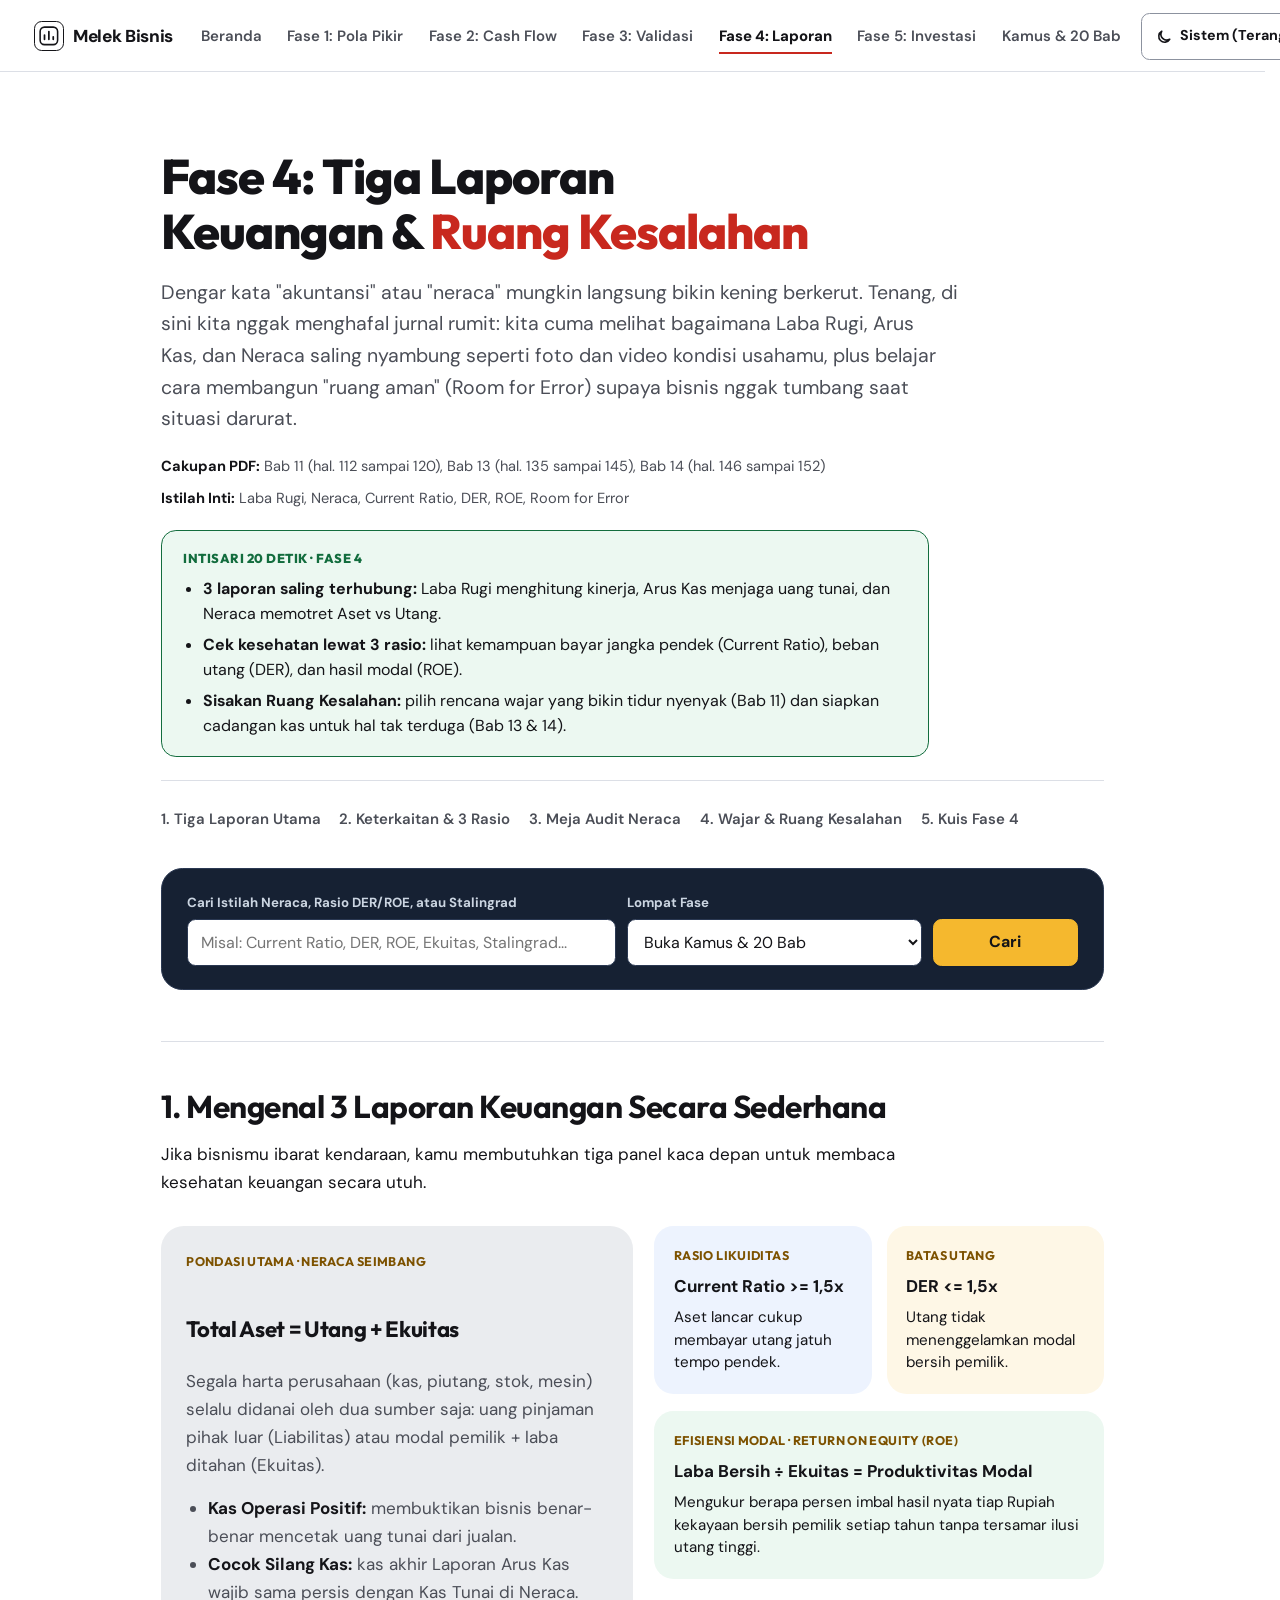
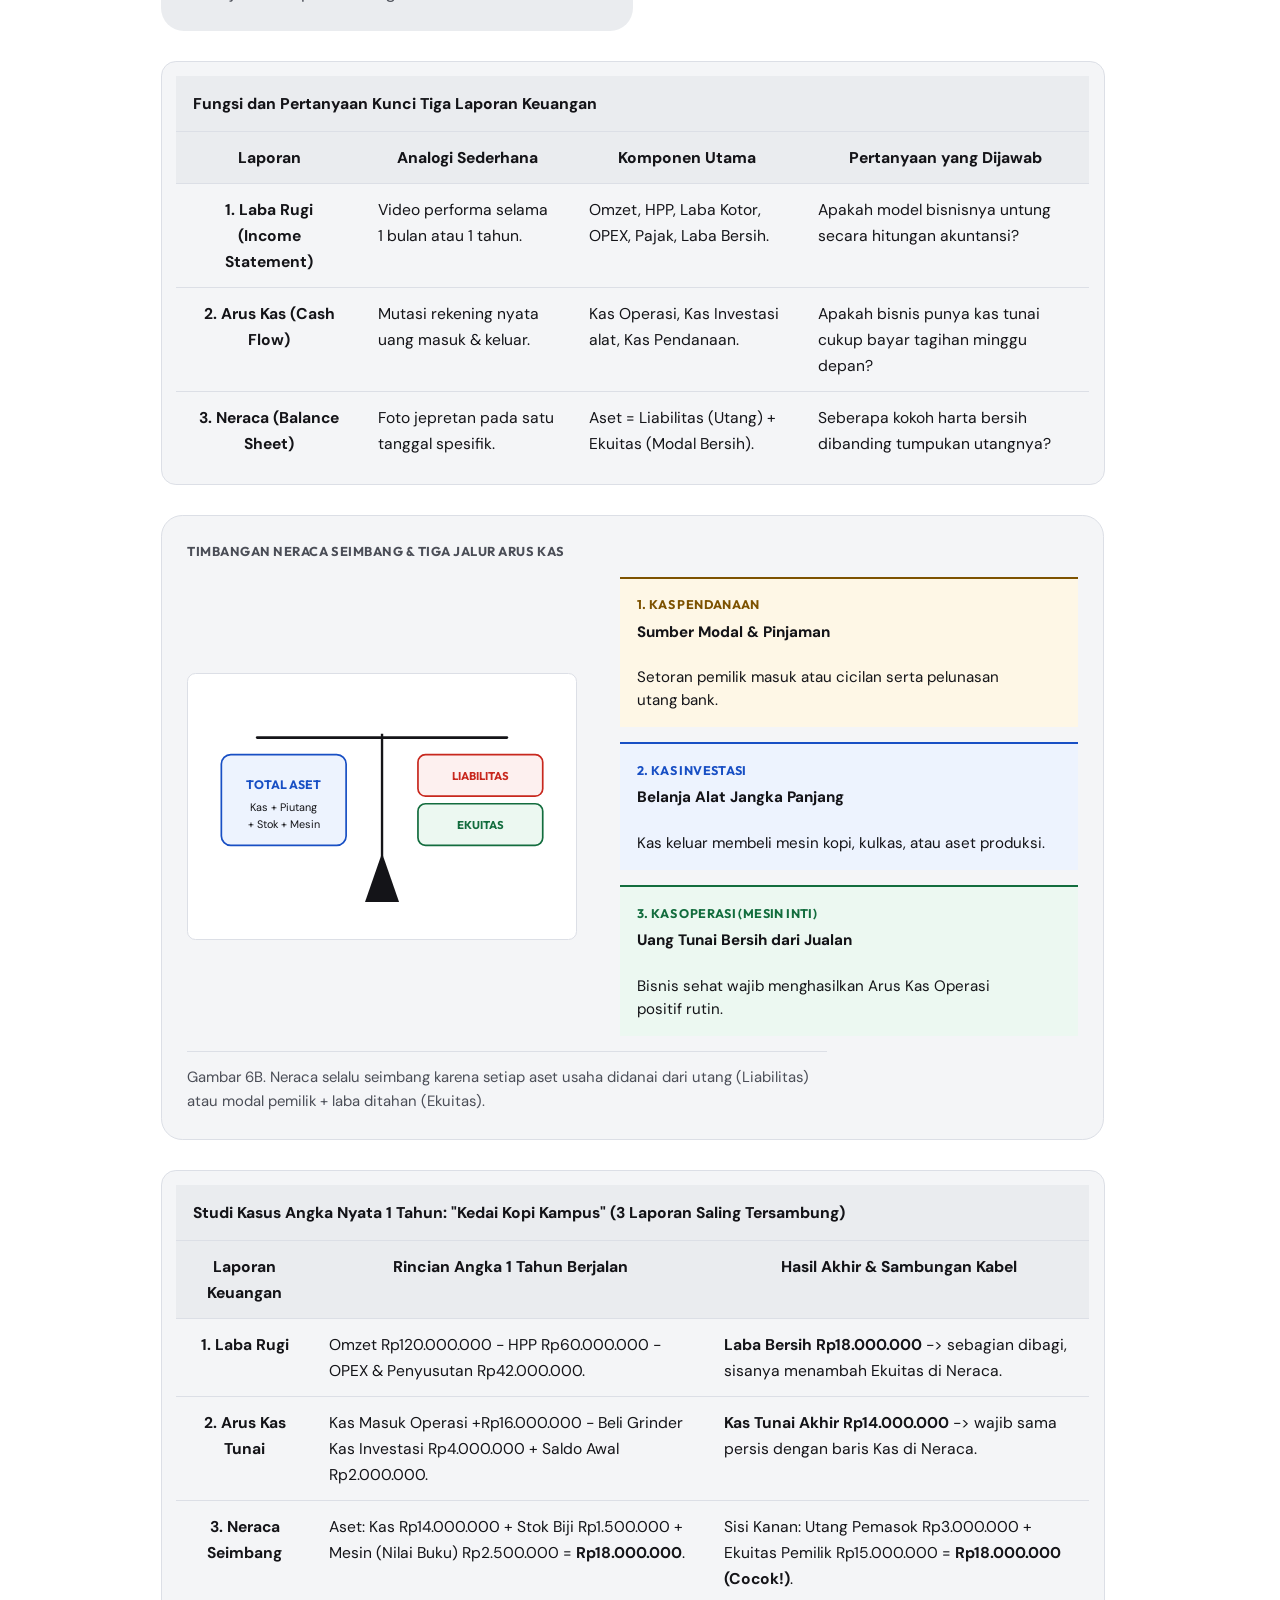
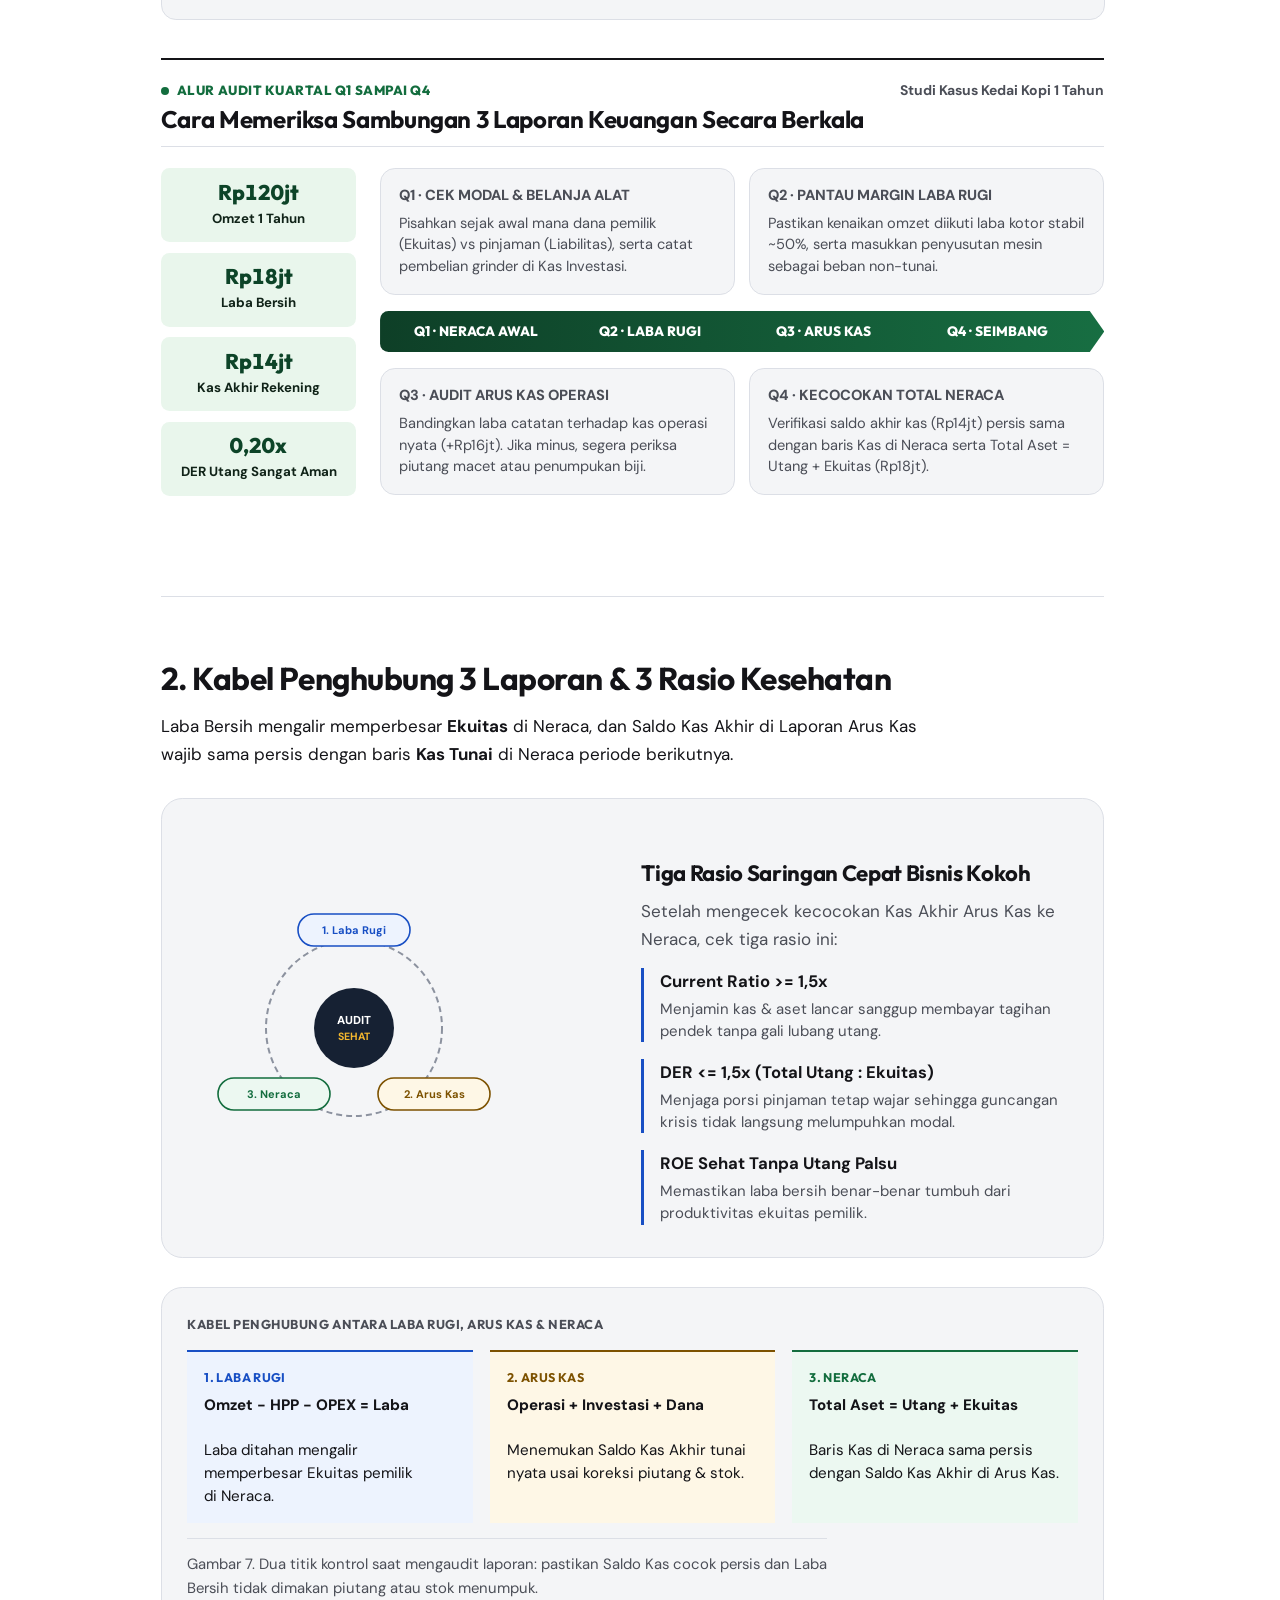
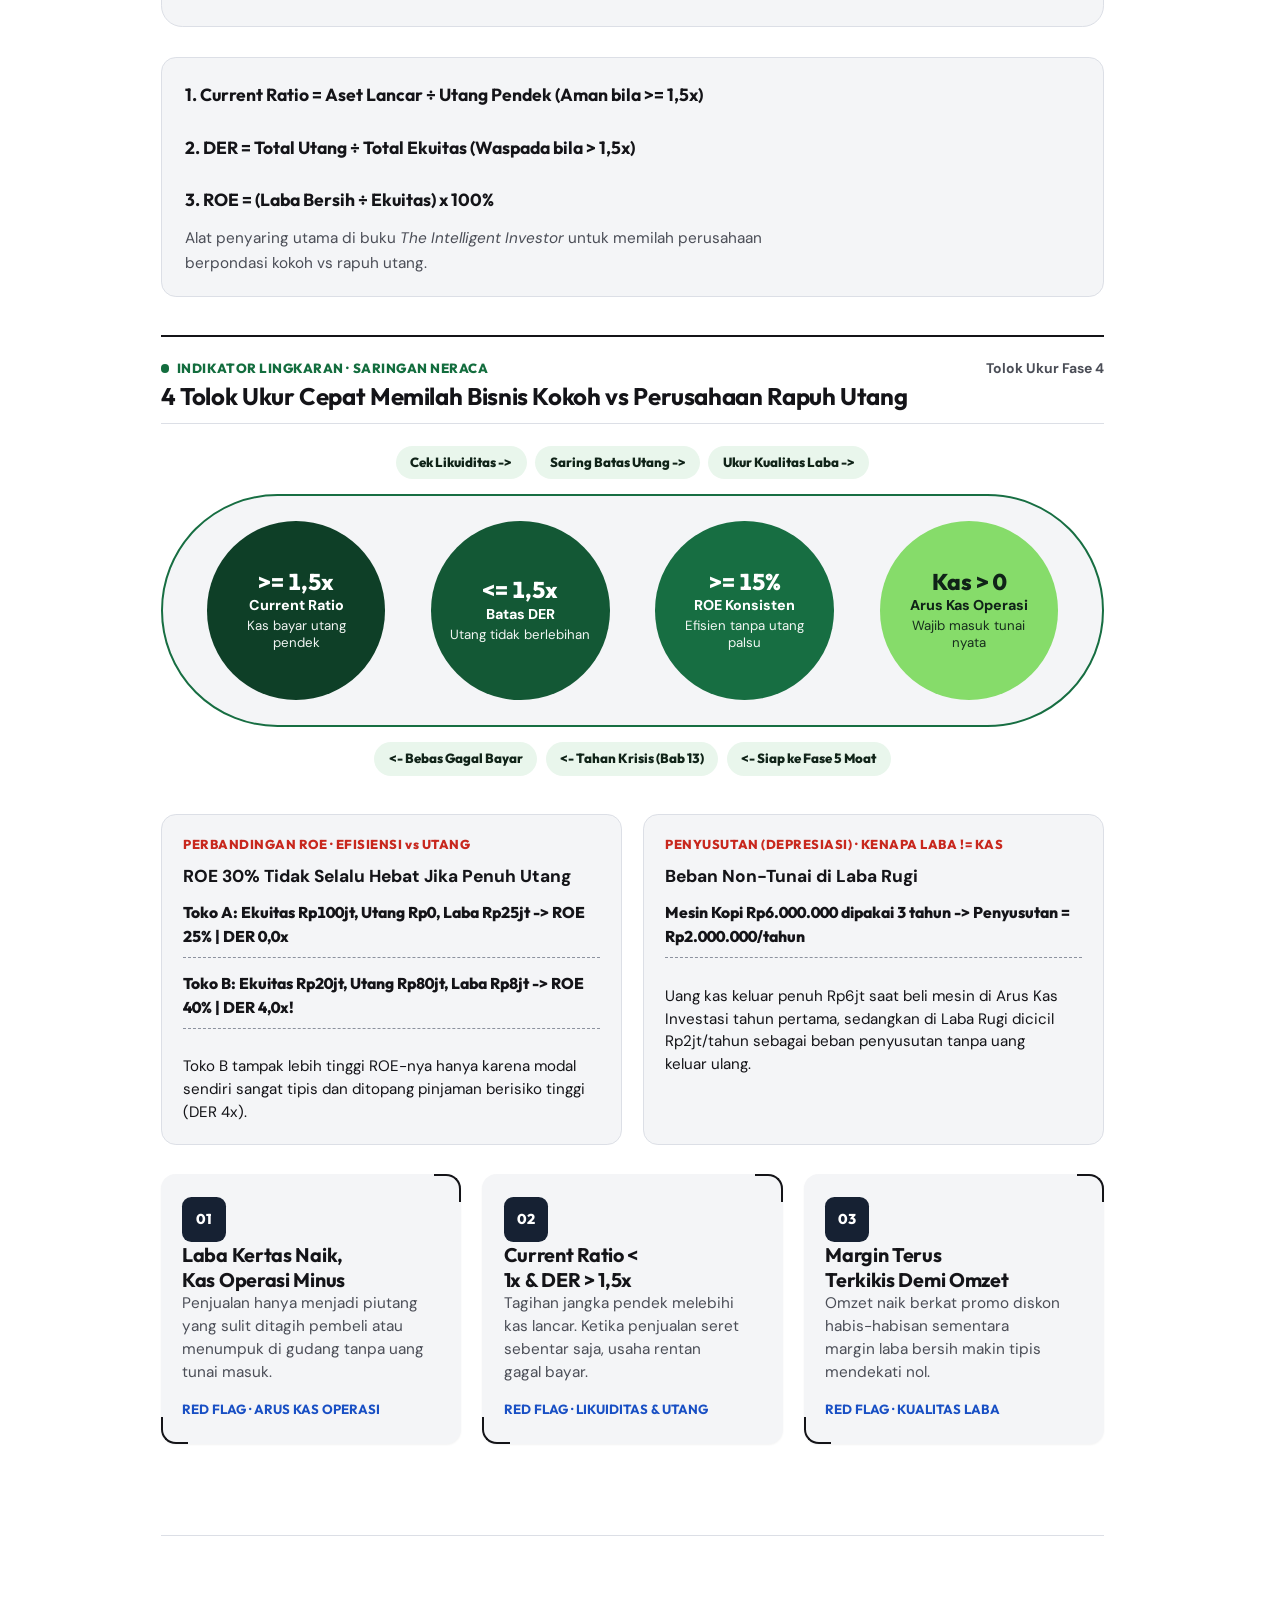
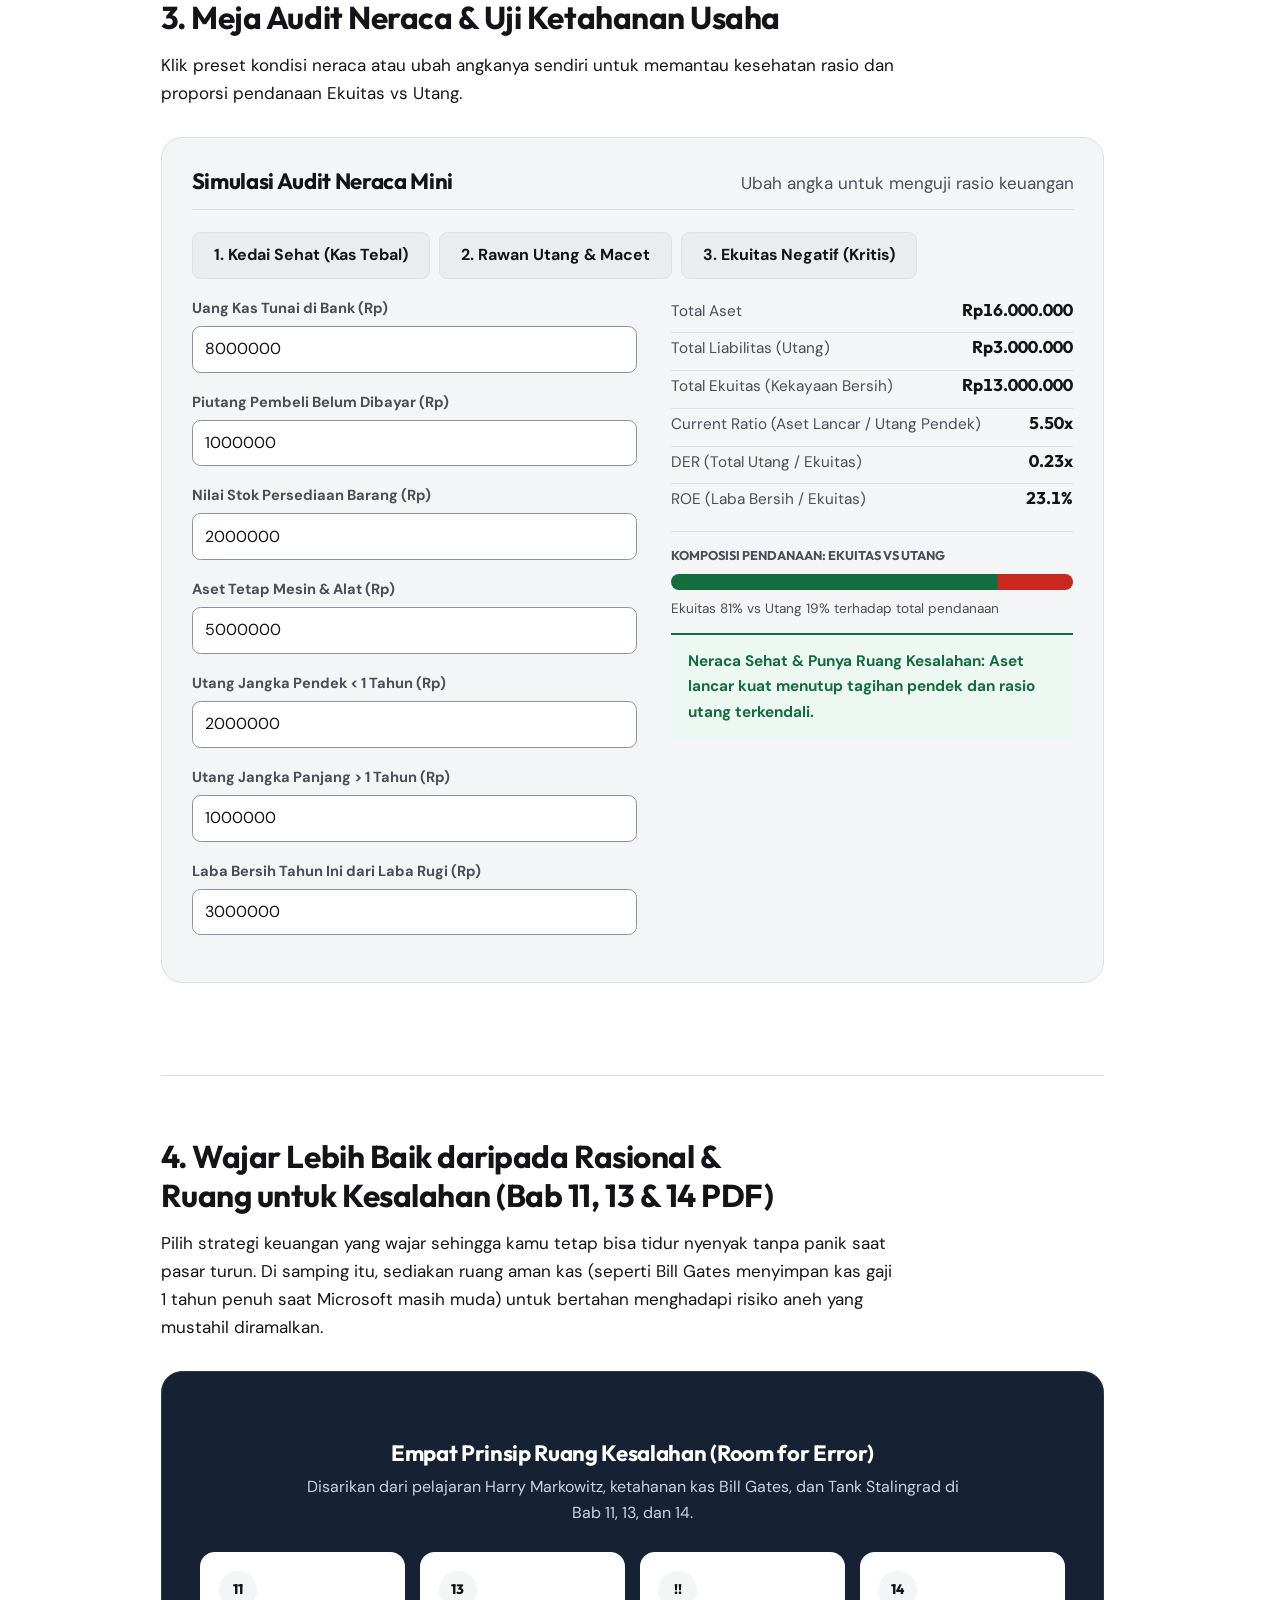
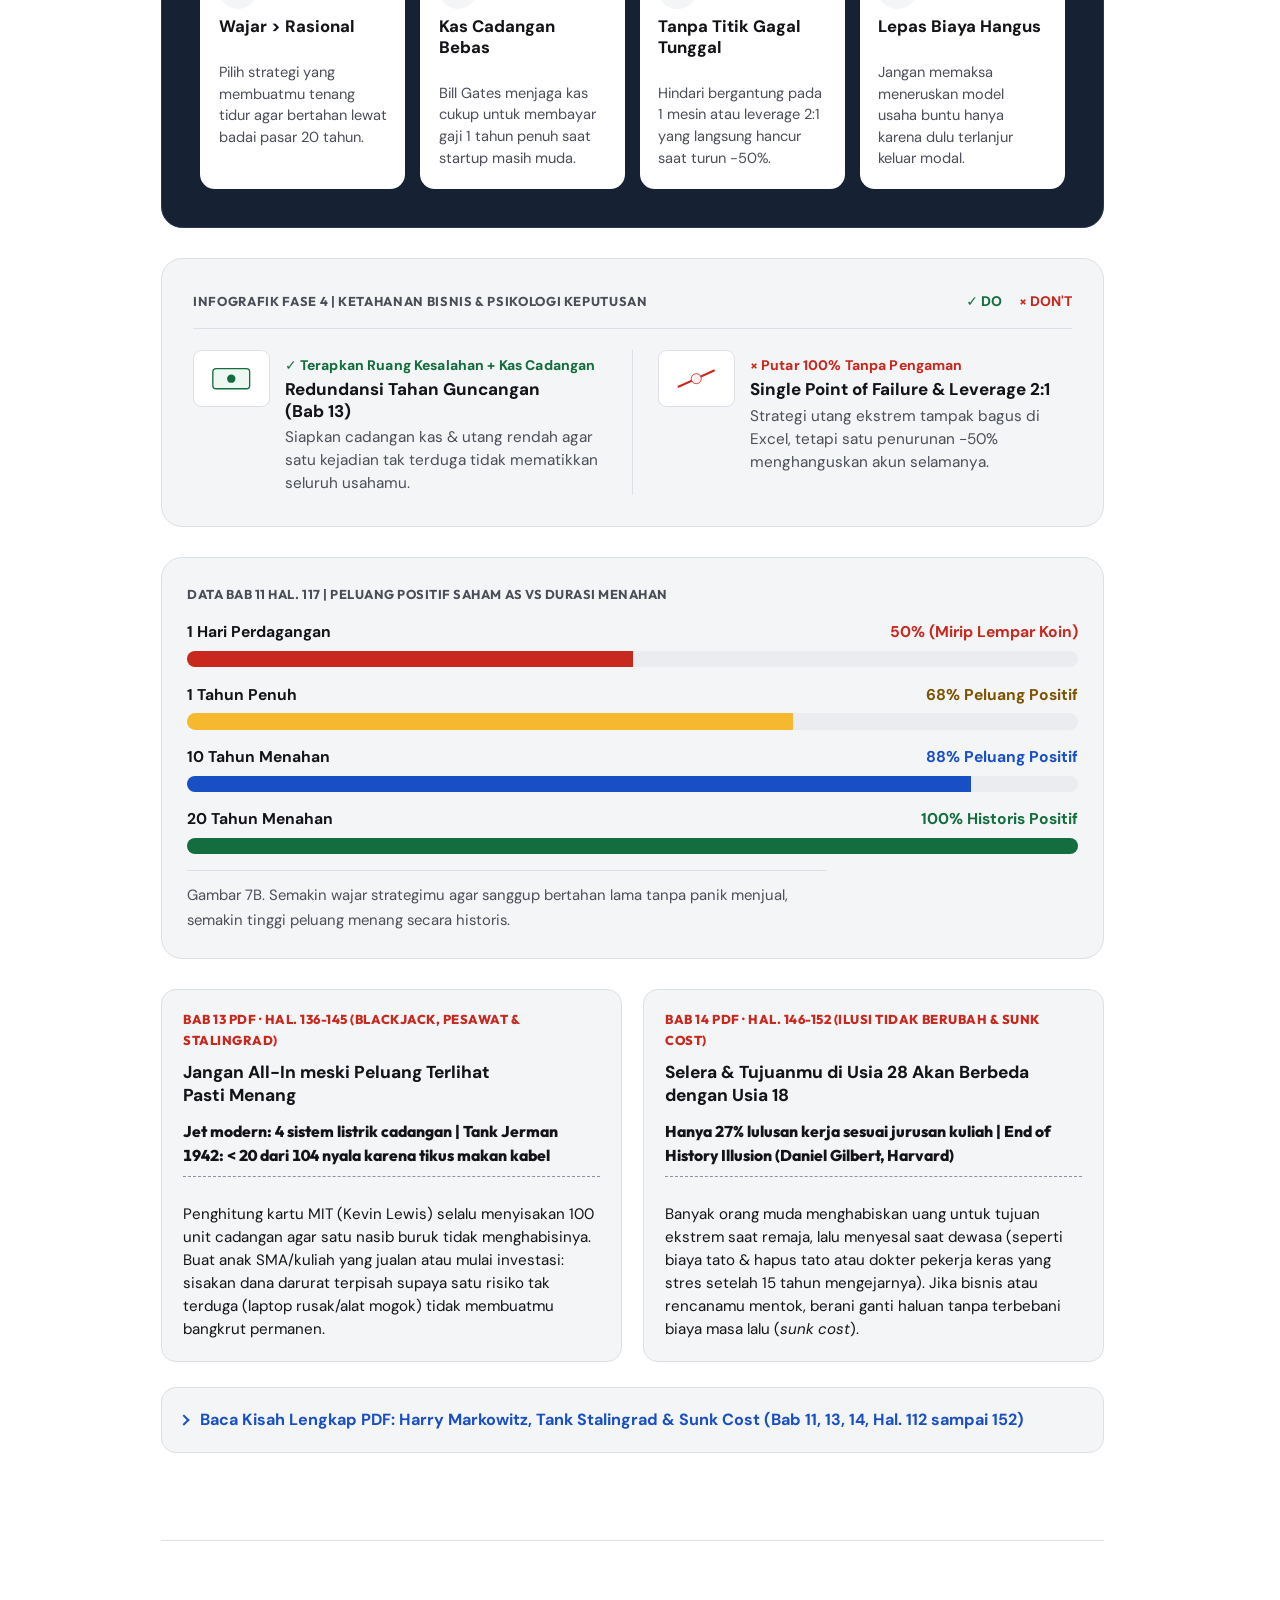
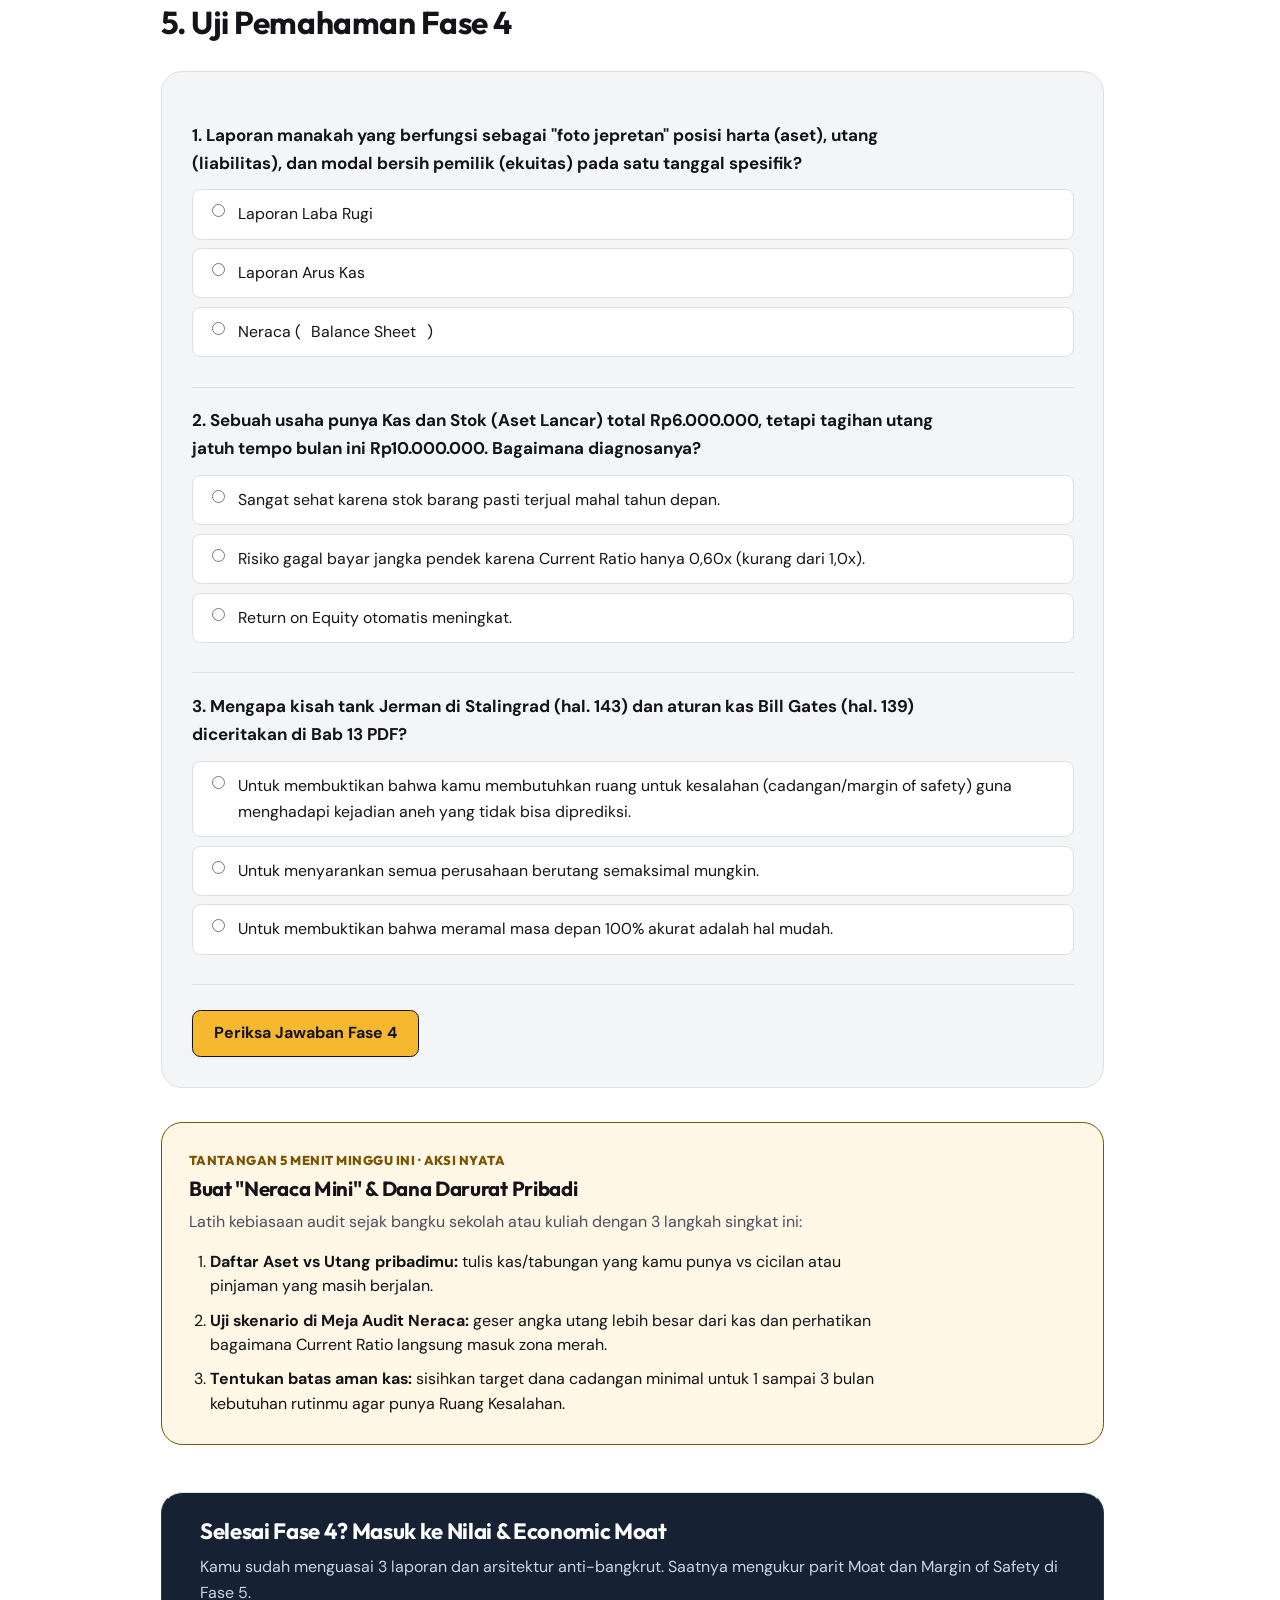
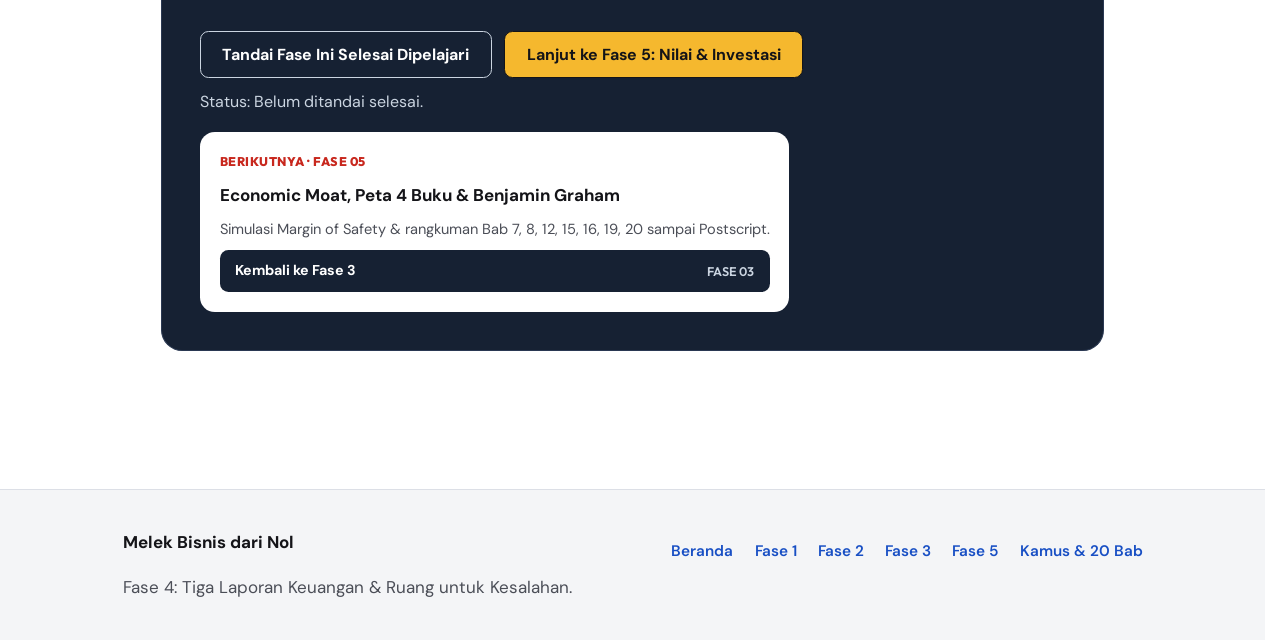
<file: fase-4.html>
<!DOCTYPE html>
<html lang="id">
<head>
  <meta charset="utf-8">
  <meta name="viewport" content="width=device-width, initial-scale=1.0">
  <meta name="color-scheme" content="light dark">
  <script>
    try {
      var t = localStorage.getItem("color-scheme");
      if (t === "light" || t === "dark") {
        document.querySelector('meta[name="color-scheme"]').content = t;
        document.documentElement.setAttribute("data-theme", t);
      }
    } catch (e) {}
  </script>
  <title>Fase 4: Tiga Laporan Keuangan &amp; Ruang untuk Kesalahan | Melek Bisnis</title>
  <link rel="icon" type="image/svg+xml" href="data:image/svg+xml,%3Csvg xmlns='http://www.w3.org/2000/svg' viewBox='0 0 24 24'%3E%3Crect width='24' height='24' rx='6' fill='%23141418'/%3E%3Cpath d='M7 17v-5M12 17V7M17 17v-3' stroke='%23FFFFFF' stroke-width='2.2' stroke-linecap='round'/%3E%3C/svg%3E">
  <link rel="preconnect" href="https://fonts.googleapis.com">
  <link rel="preconnect" href="https://fonts.gstatic.com" crossorigin>
  <link rel="stylesheet" href="https://fonts.googleapis.com/css2?family=DM+Sans:ital,opsz,wght@0,9..40,400..700;1,9..40,400..700&family=Outfit:wght@600;700;800&display=optional">
  <link rel="stylesheet" href="styles.css?v=20261128e">
  <script defer src="app.js?v=20261128e"></script>
  <script type="application/ld+json">
  {
    "@context": "https://schema.org",
    "@type": "LearningResource",
    "name": "Fase 4: Tiga Laporan Keuangan Utama dan Ruang untuk Kesalahan",
    "description": "Membaca Laba Rugi, Arus Kas, dan Neraca beserta keterkaitannya, rasio Current Ratio, DER, ROE, serta Bab 11, 13, dan 14 The Psychology of Money.",
    "inLanguage": "id",
    "isPartOf": {"@type": "Course", "name": "Melek Bisnis dari Nol", "url": "https://voltakyy.github.io/melek-bisnis/"},
    "teaches": ["Laporan Laba Rugi", "Arus Kas Operasi Investasi Pendanaan", "Neraca Seimbang", "Current Ratio dan DER", "Room for Error"]
  }
  </script>
</head>
<body data-phase="fase-4">
  <a href="#main-content" class="skip-link">Langsung ke materi Fase 4</a>
  <div id="reading-progress" class="reading-progress" aria-hidden="true"></div>

  <header class="site-header">
    <div class="header-inner">
      <a class="site-logo" href="index.html">
        <svg class="brand-mark" viewBox="0 0 24 24" width="24" height="24" aria-hidden="true">
          <rect x="2" y="2" width="20" height="20" rx="5" fill="none" stroke="currentColor" stroke-width="1.8"/>
          <path d="M7 16V11M12 16V7M17 16V13" stroke="currentColor" stroke-width="2" stroke-linecap="round"/>
        </svg>
        <span>Melek Bisnis</span>
      </a>

      <div class="header-controls">
        <nav class="site-nav" aria-label="Navigasi kurikulum">
          <button class="menu-button" type="button" popovertarget="site-menu" popovertargetaction="toggle" aria-controls="site-menu" aria-expanded="false">
            <svg width="16" height="16" viewBox="0 0 16 16" aria-hidden="true">
              <path d="M2 4h12M2 8h12M2 12h12" stroke="currentColor" stroke-width="1.8" stroke-linecap="round"/>
            </svg>
            <span>Menu</span>
          </button>

          <ul id="site-menu" class="site-menu" popover="auto">
            <li><a href="index.html">Beranda</a></li>
            <li><a href="fase-1.html">Fase 1: Pola Pikir</a></li>
            <li><a href="fase-2.html">Fase 2: Cash Flow</a></li>
            <li><a href="fase-3.html">Fase 3: Validasi</a></li>
            <li><a href="fase-4.html" aria-current="page">Fase 4: Laporan</a></li>
            <li><a href="fase-5.html">Fase 5: Investasi</a></li>
            <li><a href="kamus-pdf.html">Kamus &amp; 20 Bab</a></li>
          </ul>
        </nav>

        <button id="theme-toggle" class="theme-toggle" type="button" aria-label="Ubah tema tampilan">
          <svg class="theme-icon icon-to-dark" viewBox="0 0 16 16" width="16" height="16" aria-hidden="true">
            <path d="M12.9 10.6A5.5 5.5 0 0 1 5.4 3.1a5.5 5.5 0 1 0 7.5 7.5Z" fill="none" stroke="currentColor" stroke-width="1.5" stroke-linejoin="round"/>
          </svg>
          <svg class="theme-icon icon-to-light" viewBox="0 0 16 16" width="16" height="16" aria-hidden="true">
            <circle cx="8" cy="8" r="3.2" fill="none" stroke="currentColor" stroke-width="1.5"/>
            <path d="M8 1.5v1.6M8 12.9v1.6M1.5 8h1.6M12.9 8h1.6M3.4 3.4l1.1 1.1M11.5 11.5l1.1 1.1M12.6 3.4l-1.1 1.1M4.5 11.5l-1.1 1.1" stroke="currentColor" stroke-width="1.5" stroke-linecap="round"/>
          </svg>
          <span data-theme-label>Sistem</span>
        </button>
      </div>
    </div>
  </header>

  <main id="main-content" class="page-shell" tabindex="-1">
    <header class="hero-frame">
      <h1>Fase 4: Tiga Laporan Keuangan &amp; <span class="title-accent">Ruang Kesalahan</span></h1>
      <p class="hero-lead">
        Dengar kata "akuntansi" atau "neraca" mungkin langsung bikin kening berkerut. Tenang, di sini kita nggak menghafal jurnal rumit: kita cuma melihat bagaimana Laba Rugi, Arus Kas, dan Neraca saling nyambung seperti foto dan video kondisi usahamu, plus belajar cara membangun "ruang aman" (Room for Error) supaya bisnis nggak tumbang saat situasi darurat.
      </p>
      <div class="phase-meta-bar">
        <span class="phase-meta-item"><strong>Cakupan PDF:</strong> Bab 11 (hal. 112 sampai 120), Bab 13 (hal. 135 sampai 145), Bab 14 (hal. 146 sampai 152)</span>
        <span class="phase-meta-item"><strong>Istilah Inti:</strong> Laba Rugi, Neraca, Current Ratio, DER, ROE, Room for Error</span>
      </div>
      <aside class="tldr-strip" aria-label="Intisari 20 detik Fase 4">
        <span class="tldr-kicker">Intisari 20 Detik · Fase 4</span>
        <ul class="tldr-list">
          <li><strong>3 laporan saling terhubung:</strong> Laba Rugi menghitung kinerja, Arus Kas menjaga uang tunai, dan Neraca memotret Aset vs Utang.</li>
          <li><strong>Cek kesehatan lewat 3 rasio:</strong> lihat kemampuan bayar jangka pendek (Current Ratio), beban utang (DER), dan hasil modal (ROE).</li>
          <li><strong>Sisakan Ruang Kesalahan:</strong> pilih rencana wajar yang bikin tidur nyenyak (Bab 11) dan siapkan cadangan kas untuk hal tak terduga (Bab 13 &amp; 14).</li>
        </ul>
      </aside>
      <nav class="section-jumps" aria-label="Lompat cepat materi Fase 4">
        <a href="#tiga-laporan">1. Tiga Laporan Utama</a>
        <a href="#keterkaitan-neraca">2. Keterkaitan &amp; 3 Rasio</a>
        <a href="#simulator-neraca">3. Meja Audit Neraca</a>
        <a href="#pdf-ruang-kesalahan">4. Wajar &amp; Ruang Kesalahan</a>
        <a href="#kuis-4">5. Kuis Fase 4</a>
      </nav>
      <div class="finder-strip" style="margin-block-end: 0;" aria-label="Cari cepat istilah di Fase 4">
        <form class="finder-form" data-quick-finder>
          <div>
            <label for="qf-f4-q">Cari Istilah Neraca, Rasio DER/ROE, atau Stalingrad</label>
            <input id="qf-f4-q" data-qf-query class="text-input" type="search" placeholder="Misal: Current Ratio, DER, ROE, Ekuitas, Stalingrad...">
          </div>
          <div>
            <label for="qf-f4-t">Lompat Fase</label>
            <select id="qf-f4-t" data-qf-target class="select-input">
              <option value="kamus-pdf.html">Buka Kamus &amp; 20 Bab</option>
              <option value="fase-3.html">Fase 3: Validasi &amp; Compounding</option>
              <option value="fase-5.html">Fase 5: Economic Moat &amp; Graham</option>
            </select>
          </div>
          <button class="btn btn-primary" type="submit">Cari</button>
        </form>
      </div>
    </header>

    <section id="tiga-laporan" class="section-block" tabindex="-1">
      <div class="prose">
        <h2>1. Mengenal 3 Laporan Keuangan Secara Sederhana</h2>
        <p>
          Jika bisnismu ibarat kendaraan, kamu membutuhkan tiga panel kaca depan untuk membaca kesehatan keuangan secara utuh.
        </p>
      </div>

      <div class="bento-mosaic" aria-label="Ringkasan visual 3 laporan keuangan dan 3 rasio kesehatan">
        <div class="bento-tall">
          <span class="hybrid-node-tag">PONDASI UTAMA · NERACA SEIMBANG</span>
          <h3>Total Aset = Utang + Ekuitas</h3>
          <p class="muted">Segala harta perusahaan (kas, piutang, stok, mesin) selalu didanai oleh dua sumber saja: uang pinjaman pihak luar (Liabilitas) atau modal pemilik + laba ditahan (Ekuitas).</p>
          <ul class="muted">
            <li><strong>Kas Operasi Positif:</strong> membuktikan bisnis benar-benar mencetak uang tunai dari jualan.</li>
            <li><strong>Cocok Silang Kas:</strong> kas akhir Laporan Arus Kas wajib sama persis dengan Kas Tunai di Neraca.</li>
          </ul>
        </div>
        <div class="bento-right">
          <div class="bento-mini-row">
            <div class="bento-tile tone-info">
              <span class="hybrid-node-tag">RASIO LIKUIDITAS</span>
              <strong>Current Ratio &gt;= 1,5x</strong>
              <p class="muted">Aset lancar cukup membayar utang jatuh tempo pendek.</p>
            </div>
            <div class="bento-tile tone-gold">
              <span class="hybrid-node-tag">BATAS UTANG</span>
              <strong>DER &lt;= 1,5x</strong>
              <p class="muted">Utang tidak menenggelamkan modal bersih pemilik.</p>
            </div>
          </div>
          <div class="bento-tile tone-pos">
            <span class="hybrid-node-tag">EFISIENSI MODAL · RETURN ON EQUITY (ROE)</span>
            <strong>Laba Bersih &divide; Ekuitas = Produktivitas Modal</strong>
            <p class="muted">Mengukur berapa persen imbal hasil nyata tiap Rupiah kekayaan bersih pemilik setiap tahun tanpa tersamar ilusi utang tinggi.</p>
          </div>
        </div>
      </div>

      <div class="table-wrapper responsive-table">
        <table>
          <caption>Fungsi dan Pertanyaan Kunci Tiga Laporan Keuangan</caption>
          <thead>
            <tr>
              <th scope="col">Laporan</th>
              <th scope="col">Analogi Sederhana</th>
              <th scope="col">Komponen Utama</th>
              <th scope="col">Pertanyaan yang Dijawab</th>
            </tr>
          </thead>
          <tbody>
            <tr>
              <th scope="row">1. Laba Rugi (<span lang="en">Income Statement</span>)</th>
              <td data-label="Analogi">Video performa selama 1 bulan atau 1 tahun.</td>
              <td data-label="Komponen">Omzet, HPP, Laba Kotor, OPEX, Pajak, Laba Bersih.</td>
              <td data-label="Pertanyaan">Apakah model bisnisnya untung secara hitungan akuntansi?</td>
            </tr>
            <tr>
              <th scope="row">2. Arus Kas (<span lang="en">Cash Flow</span>)</th>
              <td data-label="Analogi">Mutasi rekening nyata uang masuk &amp; keluar.</td>
              <td data-label="Komponen">Kas Operasi, Kas Investasi alat, Kas Pendanaan.</td>
              <td data-label="Pertanyaan">Apakah bisnis punya kas tunai cukup bayar tagihan minggu depan?</td>
            </tr>
            <tr>
              <th scope="row">3. Neraca (<span lang="en">Balance Sheet</span>)</th>
              <td data-label="Analogi">Foto jepretan pada satu tanggal spesifik.</td>
              <td data-label="Komponen">Aset = Liabilitas (Utang) + Ekuitas (Modal Bersih).</td>
              <td data-label="Pertanyaan">Seberapa kokoh harta bersih dibanding tumpukan utangnya?</td>
            </tr>
          </tbody>
        </table>
      </div>

      <figure class="diagram-plate">
        <p class="diagram-plate-kicker">TIMBANGAN NERACA SEIMBANG &amp; TIGA JALUR ARUS KAS</p>
        <div class="split-reading">
          <svg viewBox="0 0 380 250" width="380" height="250" role="img" aria-labelledby="diag-f4-scale-t diag-f4-scale-d">
            <title id="diag-f4-scale-t">Timbangan Keseimbangan Neraca: Aset sama dengan Liabilitas ditambah Ekuitas</title>
            <desc id="diag-f4-scale-d">Timbangan seimbang dengan piringan kiri Total Aset dan piringan kanan Liabilitas serta Ekuitas.</desc>
            <rect width="380" height="250" fill="var(--bg-page)"/>
            <polygon points="172,226 208,226 190,174" fill="var(--ink-frame)"/>
            <line x1="190" y1="48" x2="190" y2="178" stroke="var(--ink-frame)" stroke-width="2.5"/>
            <line x1="58" y1="52" x2="322" y2="52" stroke="var(--ink-frame)" stroke-width="3" stroke-linecap="round"/>
            <rect x="20" y="70" width="132" height="96" rx="10" fill="var(--info-soft)" stroke="var(--info)" stroke-width="1.8"/>
            <text x="86" y="106" text-anchor="middle" fill="var(--info)" font-size="13" font-weight="700" font-family="'Outfit', 'DM Sans', system-ui, sans-serif">TOTAL ASET</text>
            <text x="86" y="130" text-anchor="middle" fill="var(--text-primary)" font-size="11.5">Kas + Piutang</text>
            <text x="86" y="148" text-anchor="middle" fill="var(--text-primary)" font-size="11.5">+ Stok + Mesin</text>
            <rect x="228" y="70" width="132" height="44" rx="8" fill="var(--neg-soft)" stroke="var(--neg)" stroke-width="1.8"/>
            <text x="294" y="97" text-anchor="middle" fill="var(--neg)" font-size="12" font-weight="700" font-family="'Outfit', 'DM Sans', system-ui, sans-serif">LIABILITAS</text>
            <rect x="228" y="122" width="132" height="44" rx="8" fill="var(--pos-soft)" stroke="var(--pos)" stroke-width="1.8"/>
            <text x="294" y="149" text-anchor="middle" fill="var(--pos)" font-size="12" font-weight="700" font-family="'Outfit', 'DM Sans', system-ui, sans-serif">EKUITAS</text>
          </svg>

          <div class="hybrid-flow">
            <div class="hybrid-node tone-mustard">
              <span class="hybrid-node-tag">1. KAS PENDANAAN</span>
              <p class="hybrid-node-title">Sumber Modal &amp; Pinjaman</p>
              <p>Setoran pemilik masuk atau cicilan serta pelunasan utang bank.</p>
            </div>
            <div class="hybrid-node tone-info">
              <span class="hybrid-node-tag">2. KAS INVESTASI</span>
              <p class="hybrid-node-title">Belanja Alat Jangka Panjang</p>
              <p>Kas keluar membeli mesin kopi, kulkas, atau aset produksi.</p>
            </div>
            <div class="hybrid-node tone-pos">
              <span class="hybrid-node-tag">3. KAS OPERASI (MESIN INTI)</span>
              <p class="hybrid-node-title">Uang Tunai Bersih dari Jualan</p>
              <p>Bisnis sehat wajib menghasilkan Arus Kas Operasi positif rutin.</p>
            </div>
          </div>
        </div>
        <figcaption>
          Gambar 6B. Neraca selalu seimbang karena setiap aset usaha didanai dari utang (Liabilitas) atau modal pemilik + laba ditahan (Ekuitas).
        </figcaption>
      </figure>

      <div class="table-wrapper responsive-table" tabindex="0" role="region" aria-labelledby="tbl-kasus-f4-cap">
        <table>
          <caption id="tbl-kasus-f4-cap">Studi Kasus Angka Nyata 1 Tahun: "Kedai Kopi Kampus" (3 Laporan Saling Tersambung)</caption>
          <thead>
            <tr>
              <th scope="col">Laporan Keuangan</th>
              <th scope="col">Rincian Angka 1 Tahun Berjalan</th>
              <th scope="col">Hasil Akhir &amp; Sambungan Kabel</th>
            </tr>
          </thead>
          <tbody>
            <tr>
              <th scope="row">1. Laba Rugi</th>
              <td data-label="Rincian">Omzet Rp120.000.000 - HPP Rp60.000.000 - OPEX &amp; Penyusutan Rp42.000.000.</td>
              <td data-label="Hasil Akhir"><strong>Laba Bersih Rp18.000.000</strong> -&gt; sebagian dibagi, sisanya menambah Ekuitas di Neraca.</td>
            </tr>
            <tr>
              <th scope="row">2. Arus Kas Tunai</th>
              <td data-label="Rincian">Kas Masuk Operasi +Rp16.000.000 - Beli Grinder Kas Investasi Rp4.000.000 + Saldo Awal Rp2.000.000.</td>
              <td data-label="Hasil Akhir"><strong>Kas Tunai Akhir Rp14.000.000</strong> -&gt; wajib sama persis dengan baris Kas di Neraca.</td>
            </tr>
            <tr>
              <th scope="row">3. Neraca Seimbang</th>
              <td data-label="Rincian">Aset: Kas Rp14.000.000 + Stok Biji Rp1.500.000 + Mesin (Nilai Buku) Rp2.500.000 = <strong>Rp18.000.000</strong>.</td>
              <td data-label="Hasil Akhir">Sisi Kanan: Utang Pemasok Rp3.000.000 + Ekuitas Pemilik Rp15.000.000 = <strong>Rp18.000.000 (Cocok!)</strong>.</td>
            </tr>
          </tbody>
        </table>
      </div>

      <div class="info-sheet" aria-label="Alur audit laporan keuangan empat kuartal bisnis">
        <div class="sheet-head">
          <div class="sheet-head-left">
            <span class="sheet-kicker">ALUR AUDIT KUARTAL Q1 SAMPAI Q4</span>
            <h3>Cara Memeriksa Sambungan 3 Laporan Keuangan Secara Berkala</h3>
          </div>
          <span class="sheet-sub">Studi Kasus Kedai Kopi 1 Tahun</span>
        </div>
        <div class="spine-grid">
          <div class="spine-kpis" aria-label="Angka audit kedai kopi setahun">
            <div class="spine-kpi"><span class="spine-kpi-num">Rp120jt</span><span class="spine-kpi-label">Omzet 1 Tahun</span></div>
            <div class="spine-kpi"><span class="spine-kpi-num">Rp18jt</span><span class="spine-kpi-label">Laba Bersih</span></div>
            <div class="spine-kpi"><span class="spine-kpi-num">Rp14jt</span><span class="spine-kpi-label">Kas Akhir Rekening</span></div>
            <div class="spine-kpi"><span class="spine-kpi-num">0,20x</span><span class="spine-kpi-label">DER Utang Sangat Aman</span></div>
          </div>
          <div class="spine-main">
            <div class="spine-pair">
              <div class="spine-card">
                <p class="spine-card-head">Q1 · CEK MODAL &amp; BELANJA ALAT</p>
                <p>Pisahkan sejak awal mana dana pemilik (Ekuitas) vs pinjaman (Liabilitas), serta catat pembelian grinder di Kas Investasi.</p>
              </div>
              <div class="spine-card">
                <p class="spine-card-head">Q2 · PANTAU MARGIN LABA RUGI</p>
                <p>Pastikan kenaikan omzet diikuti laba kotor stabil ~50%, serta masukkan penyusutan mesin sebagai beban non-tunai.</p>
              </div>
            </div>
            <div class="spine-arrow" aria-label="Linimasa kuartal 1 sampai 4">
              <span class="spine-step">Q1 · NERACA AWAL</span>
              <span class="spine-step">Q2 · LABA RUGI</span>
              <span class="spine-step">Q3 · ARUS KAS</span>
              <span class="spine-step">Q4 · SEIMBANG</span>
            </div>
            <div class="spine-pair">
              <div class="spine-card">
                <p class="spine-card-head">Q3 · AUDIT ARUS KAS OPERASI</p>
                <p>Bandingkan laba catatan terhadap kas operasi nyata (+Rp16jt). Jika minus, segera periksa piutang macet atau penumpukan biji.</p>
              </div>
              <div class="spine-card">
                <p class="spine-card-head">Q4 · KECOCOKAN TOTAL NERACA</p>
                <p>Verifikasi saldo akhir kas (Rp14jt) persis sama dengan baris Kas di Neraca serta Total Aset = Utang + Ekuitas (Rp18jt).</p>
              </div>
            </div>
          </div>
        </div>
      </div>
    </section>

    <section id="keterkaitan-neraca" class="section-block" tabindex="-1">
      <div class="prose">
        <h2>2. Kabel Penghubung 3 Laporan &amp; 3 Rasio Kesehatan</h2>
        <p>
          Laba Bersih mengalir memperbesar <strong>Ekuitas</strong> di Neraca, dan Saldo Kas Akhir di Laporan Arus Kas wajib sama persis dengan baris <strong>Kas Tunai</strong> di Neraca periode berikutnya.
        </p>
      </div>

      <div class="orbit-split" aria-label="Siklus orbit keterkaitan tiga laporan dan tiga rasio kunci">
        <svg viewBox="0 0 320 260" width="320" height="260" role="img" aria-labelledby="orbit-f4-t orbit-f4-d">
          <title id="orbit-f4-t">Diagram orbit sambungan Laba Rugi, Arus Kas, dan Neraca</title>
          <desc id="orbit-f4-d">Tiga laporan keuangan terhubung melingkar mengitari pusat keselamatan bisnis dengan Current Ratio, DER, dan ROE.</desc>
          <circle cx="160" cy="130" r="88" fill="none" stroke="var(--border-control)" stroke-width="2" stroke-dasharray="6 4"/>
          <circle cx="160" cy="130" r="40" fill="var(--slab-bg)"/>
          <text x="160" y="126" text-anchor="middle" fill="var(--slab-ink)" font-size="11.5" font-weight="800">AUDIT</text>
          <text x="160" y="142" text-anchor="middle" fill="var(--cta-bg)" font-size="10.5" font-weight="700">SEHAT</text>
          <rect x="104" y="16" width="112" height="32" rx="16" fill="var(--info-soft)" stroke="var(--info)" stroke-width="1.6"/>
          <text x="160" y="36" text-anchor="middle" fill="var(--info)" font-size="11" font-weight="700">1. Laba Rugi</text>
          <rect x="184" y="180" width="112" height="32" rx="16" fill="var(--titanium-tint)" stroke="var(--titanium)" stroke-width="1.6"/>
          <text x="240" y="200" text-anchor="middle" fill="var(--titanium)" font-size="11" font-weight="700">2. Arus Kas</text>
          <rect x="24" y="180" width="112" height="32" rx="16" fill="var(--pos-soft)" stroke="var(--pos)" stroke-width="1.6"/>
          <text x="80" y="200" text-anchor="middle" fill="var(--pos)" font-size="11" font-weight="700">3. Neraca</text>
        </svg>
        <div>
          <h3>Tiga Rasio Saringan Cepat Bisnis Kokoh</h3>
          <p class="muted" style="margin-block-end: 0.9rem;">Setelah mengecek kecocokan Kas Akhir Arus Kas ke Neraca, cek tiga rasio ini:</p>
          <ul class="orbit-list">
            <li><strong>Current Ratio &gt;= 1,5x</strong><p>Menjamin kas &amp; aset lancar sanggup membayar tagihan pendek tanpa gali lubang utang.</p></li>
            <li><strong>DER &lt;= 1,5x (Total Utang : Ekuitas)</strong><p>Menjaga porsi pinjaman tetap wajar sehingga guncangan krisis tidak langsung melumpuhkan modal.</p></li>
            <li><strong>ROE Sehat Tanpa Utang Palsu</strong><p>Memastikan laba bersih benar-benar tumbuh dari produktivitas ekuitas pemilik.</p></li>
          </ul>
        </div>
      </div>

      <figure class="diagram-plate">
        <p class="diagram-plate-kicker">KABEL PENGHUBUNG ANTARA LABA RUGI, ARUS KAS &amp; NERACA</p>
        <div class="hybrid-flow cols-3">
          <div class="hybrid-node tone-info">
            <span class="hybrid-node-tag">1. LABA RUGI</span>
            <p class="hybrid-node-title">Omzet - HPP - OPEX = Laba</p>
            <p>Laba ditahan mengalir memperbesar Ekuitas pemilik di Neraca.</p>
          </div>
          <div class="hybrid-node tone-mustard">
            <span class="hybrid-node-tag">2. ARUS KAS</span>
            <p class="hybrid-node-title">Operasi + Investasi + Dana</p>
            <p>Menemukan Saldo Kas Akhir tunai nyata usai koreksi piutang &amp; stok.</p>
          </div>
          <div class="hybrid-node tone-pos">
            <span class="hybrid-node-tag">3. NERACA</span>
            <p class="hybrid-node-title">Total Aset = Utang + Ekuitas</p>
            <p>Baris Kas di Neraca sama persis dengan Saldo Kas Akhir di Arus Kas.</p>
          </div>
        </div>
        <figcaption>
          Gambar 7. Dua titik kontrol saat mengaudit laporan: pastikan Saldo Kas cocok persis dan Laba Bersih tidak dimakan piutang atau stok menumpuk.
        </figcaption>
      </figure>

      <div class="formula-box">
        <p class="formula-eq">1. Current Ratio = Aset Lancar &divide; Utang Pendek (Aman bila &gt;= 1,5x)</p>
        <p class="formula-eq">2. DER = Total Utang &divide; Total Ekuitas (Waspada bila &gt; 1,5x)</p>
        <p class="formula-eq">3. ROE = (Laba Bersih &divide; Ekuitas) x 100%</p>
        <p class="formula-note">
          Alat penyaring utama di buku <cite>The Intelligent Investor</cite> untuk memilah perusahaan berpondasi kokoh vs rapuh utang.
        </p>
      </div>

      <div class="info-sheet" aria-label="Empat indikator lingkaran kesehatan neraca perusahaan">
        <div class="sheet-head">
          <div class="sheet-head-left">
            <span class="sheet-kicker">INDIKATOR LINGKARAN · SARINGAN NERACA</span>
            <h3>4 Tolok Ukur Cepat Memilah Bisnis Kokoh vs Perusahaan Rapuh Utang</h3>
          </div>
          <span class="sheet-sub">Tolok Ukur Fase 4</span>
        </div>
        <div class="medallion-board">
          <div class="medallion-pills" aria-hidden="true">
            <span class="medallion-pill">Cek Likuiditas -&gt;</span>
            <span class="medallion-pill">Saring Batas Utang -&gt;</span>
            <span class="medallion-pill">Ukur Kualitas Laba -&gt;</span>
          </div>
          <div class="medallion-stadium">
            <div class="medallion-circle">
              <span class="medallion-num">&gt;= 1,5x</span>
              <span class="medallion-label">Current Ratio</span>
              <span class="medallion-sub">Kas bayar utang pendek</span>
            </div>
            <div class="medallion-circle tone-2">
              <span class="medallion-num">&lt;= 1,5x</span>
              <span class="medallion-label">Batas DER</span>
              <span class="medallion-sub">Utang tidak berlebihan</span>
            </div>
            <div class="medallion-circle tone-3">
              <span class="medallion-num">&gt;= 15%</span>
              <span class="medallion-label">ROE Konsisten</span>
              <span class="medallion-sub">Efisien tanpa utang palsu</span>
            </div>
            <div class="medallion-circle tone-4">
              <span class="medallion-num">Kas &gt; 0</span>
              <span class="medallion-label">Arus Kas Operasi</span>
              <span class="medallion-sub">Wajib masuk tunai nyata</span>
            </div>
          </div>
          <div class="medallion-pills" aria-hidden="true">
            <span class="medallion-pill">&lt;- Bebas Gagal Bayar</span>
            <span class="medallion-pill">&lt;- Tahan Krisis (Bab 13)</span>
            <span class="medallion-pill">&lt;- Siap ke Fase 5 Moat</span>
          </div>
        </div>
      </div>

      <div class="worked-pair" aria-label="Membedah ROE asli vs utang dan contoh hitungan penyusutan">
        <article class="worked-card">
          <span class="worked-kicker">PERBANDINGAN ROE · EFISIENSI vs UTANG</span>
          <p class="worked-title">ROE 30% Tidak Selalu Hebat Jika Penuh Utang</p>
          <p class="worked-math">Toko A: Ekuitas Rp100jt, Utang Rp0, Laba Rp25jt -&gt; ROE 25% | DER 0,0x</p>
          <p class="worked-math">Toko B: Ekuitas Rp20jt, Utang Rp80jt, Laba Rp8jt -&gt; ROE 40% | DER 4,0x!</p>
          <p>Toko B tampak lebih tinggi ROE-nya hanya karena modal sendiri sangat tipis dan ditopang pinjaman berisiko tinggi (DER 4x).</p>
        </article>
        <article class="worked-card">
          <span class="worked-kicker">PENYUSUTAN (DEPRESIASI) · KENAPA LABA != KAS</span>
          <p class="worked-title">Beban Non-Tunai di Laba Rugi</p>
          <p class="worked-math">Mesin Kopi Rp6.000.000 dipakai 3 tahun -&gt; Penyusutan = Rp2.000.000/tahun</p>
          <p>Uang kas keluar penuh Rp6jt saat beli mesin di Arus Kas Investasi tahun pertama, sedangkan di Laba Rugi dicicil Rp2jt/tahun sebagai beban penyusutan tanpa uang keluar ulang.</p>
        </article>
      </div>

      <div class="bracket-grid" aria-label="Tiga sinyal bahaya merah saat membaca laporan keuangan">
        <article class="bracket-card">
          <div>
            <div class="bracket-icon">01</div>
            <h3>Laba Kertas Naik, Kas Operasi Minus</h3>
            <p>Penjualan hanya menjadi piutang yang sulit ditagih pembeli atau menumpuk di gudang tanpa uang tunai masuk.</p>
          </div>
          <span class="bracket-meta">RED FLAG · ARUS KAS OPERASI</span>
        </article>
        <article class="bracket-card">
          <div>
            <div class="bracket-icon">02</div>
            <h3>Current Ratio &lt; 1x &amp; DER &gt; 1,5x</h3>
            <p>Tagihan jangka pendek melebihi kas lancar. Ketika penjualan seret sebentar saja, usaha rentan gagal bayar.</p>
          </div>
          <span class="bracket-meta">RED FLAG · LIKUIDITAS &amp; UTANG</span>
        </article>
        <article class="bracket-card">
          <div>
            <div class="bracket-icon">03</div>
            <h3>Margin Terus Terkikis Demi Omzet</h3>
            <p>Omzet naik berkat promo diskon habis-habisan sementara margin laba bersih makin tipis mendekati nol.</p>
          </div>
          <span class="bracket-meta">RED FLAG · KUALITAS LABA</span>
        </article>
      </div>
    </section>

    <section id="simulator-neraca" class="section-block" tabindex="-1">
      <h2>3. Meja Audit Neraca &amp; Uji Ketahanan Usaha</h2>
      <p class="prose">
        Klik preset kondisi neraca atau ubah angkanya sendiri untuk memantau kesehatan rasio dan proporsi pendanaan Ekuitas vs Utang.
      </p>

      <form id="sim-statements" class="workbench" novalidate>
        <div class="workbench-header">
          <h3>Simulasi Audit Neraca Mini</h3>
          <span class="muted">Ubah angka untuk menguji rasio keuangan</span>
        </div>

        <div class="preset-row" aria-label="Pilih contoh kondisi neraca perusahaan">
          <button class="btn btn-subtle" type="button" data-f4-preset data-cash="8000000" data-ar="1000000" data-inv="2000000" data-fixed="5000000" data-sdebt="2000000" data-ldebt="1000000" data-netinc="3000000">1. Kedai Sehat (Kas Tebal)</button>
          <button class="btn btn-subtle" type="button" data-f4-preset data-cash="400000" data-ar="6000000" data-inv="5000000" data-fixed="6000000" data-sdebt="8000000" data-ldebt="6000000" data-netinc="2500000">2. Rawan Utang &amp; Macet</button>
          <button class="btn btn-subtle" type="button" data-f4-preset data-cash="1000000" data-ar="2000000" data-inv="1000000" data-fixed="4000000" data-sdebt="5000000" data-ldebt="5000000" data-netinc="-1500000">3. Ekuitas Negatif (Kritis)</button>
        </div>

        <div class="workbench-grid">
          <div>
            <div class="field-wrap control-group"><label for="f4-cash">Uang Kas Tunai di Bank (Rp)</label><input id="f4-cash" class="number-input num" type="number" min="0" step="500000" value="8000000"></div>
            <div class="field-wrap control-group"><label for="f4-ar">Piutang Pembeli Belum Dibayar (Rp)</label><input id="f4-ar" class="number-input num" type="number" min="0" step="500000" value="1000000"></div>
            <div class="field-wrap control-group"><label for="f4-inv">Nilai Stok Persediaan Barang (Rp)</label><input id="f4-inv" class="number-input num" type="number" min="0" step="500000" value="2000000"></div>
            <div class="field-wrap control-group"><label for="f4-fixed">Aset Tetap Mesin &amp; Alat (Rp)</label><input id="f4-fixed" class="number-input num" type="number" min="0" step="500000" value="5000000"></div>
            <div class="field-wrap control-group"><label for="f4-sdebt">Utang Jangka Pendek &lt; 1 Tahun (Rp)</label><input id="f4-sdebt" class="number-input num" type="number" min="0" step="500000" value="2000000"></div>
            <div class="field-wrap control-group"><label for="f4-ldebt">Utang Jangka Panjang &gt; 1 Tahun (Rp)</label><input id="f4-ldebt" class="number-input num" type="number" min="0" step="500000" value="1000000"></div>
            <div class="field-wrap control-group"><label for="f4-netinc">Laba Bersih Tahun Ini dari Laba Rugi (Rp)</label><input id="f4-netinc" class="number-input num" type="number" step="500000" value="3000000"></div>
          </div>

          <div class="readout-panel" aria-live="polite">
            <dl>
              <div class="metric-row"><dt>Total Aset</dt><dd id="f4-out-assets" class="num">Rp16.000.000</dd></div>
              <div class="metric-row"><dt>Total Liabilitas (Utang)</dt><dd id="f4-out-liab" class="num">Rp3.000.000</dd></div>
              <div class="metric-row"><dt>Total Ekuitas (Kekayaan Bersih)</dt><dd id="f4-out-equity" class="num">Rp13.000.000</dd></div>
              <div class="metric-row"><dt>Current Ratio (Aset Lancar / Utang Pendek)</dt><dd id="f4-out-cr" class="num">5.50x</dd></div>
              <div class="metric-row"><dt>DER (Total Utang / Ekuitas)</dt><dd id="f4-out-der" class="num">0.23x</dd></div>
              <div class="metric-row"><dt>ROE (Laba Bersih / Ekuitas)</dt><dd id="f4-out-roe" class="num">23.1%</dd></div>
            </dl>
            <div class="live-split-wrap">
              <span class="live-split-label">KOMPOSISI PENDANAAN: EKUITAS VS UTANG</span>
              <div class="live-split-track" aria-hidden="true">
                <div id="f4-seg-eq" class="split-seg-pos" style="inline-size: 81.3%;"></div>
                <div id="f4-seg-debt" class="split-seg-neg" style="inline-size: 18.7%;"></div>
              </div>
              <span id="f4-split-legend" class="live-split-legend">Ekuitas 81% vs Utang 19% terhadap total pendanaan</span>
            </div>
            <div id="f4-out-diag" class="status-banner is-positive"></div>
          </div>
        </div>
      </form>
    </section>

    <section id="pdf-ruang-kesalahan" class="section-block" tabindex="-1">
      <div class="prose">
        <h2>4. Wajar Lebih Baik daripada Rasional &amp; Ruang untuk Kesalahan (Bab 11, 13 &amp; 14 PDF)</h2>
        <p>
          Pilih strategi keuangan yang wajar sehingga kamu tetap bisa tidur nyenyak tanpa panik saat pasar turun. Di samping itu, sediakan ruang aman kas (seperti Bill Gates menyimpan kas gaji 1 tahun penuh saat Microsoft masih muda) untuk bertahan menghadapi risiko aneh yang mustahil diramalkan.
        </p>
      </div>

      <div class="contrast-slab" aria-label="Empat benteng arsitektur tahan banting Bab 11, 13, 14">
        <div class="contrast-slab-head">
          <h3>Empat Prinsip Ruang Kesalahan (Room for Error)</h3>
          <p>Disarikan dari pelajaran Harry Markowitz, ketahanan kas Bill Gates, dan Tank Stalingrad di Bab 11, 13, dan 14.</p>
        </div>
        <div class="slab-grid-4">
          <div class="slab-card"><div class="slab-card-icon">11</div><p class="slab-card-title">Wajar &gt; Rasional</p><p>Pilih strategi yang membuatmu tenang tidur agar bertahan lewat badai pasar 20 tahun.</p></div>
          <div class="slab-card"><div class="slab-card-icon">13</div><p class="slab-card-title">Kas Cadangan Bebas</p><p>Bill Gates menjaga kas cukup untuk membayar gaji 1 tahun penuh saat startup masih muda.</p></div>
          <div class="slab-card"><div class="slab-card-icon">!!</div><p class="slab-card-title">Tanpa Titik Gagal Tunggal</p><p>Hindari bergantung pada 1 mesin atau leverage 2:1 yang langsung hancur saat turun -50%.</p></div>
          <div class="slab-card"><div class="slab-card-icon">14</div><p class="slab-card-title">Lepas Biaya Hangus</p><p>Jangan memaksa meneruskan model usaha buntu hanya karena dulu terlanjur keluar modal.</p></div>
        </div>
      </div>

      <section class="do-dont-board" aria-label="Pelajaran arsitektur tahan banting Bab 11, 13, 14">
        <div class="do-dont-header">
          <span class="do-dont-kicker">INFOGRAFIK FASE 4 | KETAHANAN BISNIS &amp; PSIKOLOGI KEPUTUSAN</span>
          <div class="do-dont-legend">
            <span class="legend-do">&#10003; DO</span>
            <span class="legend-dont">&times; DON'T</span>
          </div>
        </div>
        <div class="do-dont-rows">
          <div class="do-dont-pair">
            <div class="do-dont-side">
              <svg class="mini-vignette" viewBox="0 0 72 52" width="72" height="52" aria-hidden="true">
                <rect x="14" y="14" width="44" height="24" rx="4" fill="var(--pos-soft)" stroke="var(--pos)" stroke-width="1.6"/>
                <circle cx="36" cy="26" r="5" fill="var(--pos)"/>
              </svg>
              <div>
                <span class="do-dont-tag is-do">&#10003; Terapkan Ruang Kesalahan + Kas Cadangan</span>
                <p class="do-dont-title">Redundansi Tahan Guncangan (Bab 13)</p>
                <p class="do-dont-desc">Siapkan cadangan kas &amp; utang rendah agar satu kejadian tak terduga tidak mematikkan seluruh usahamu.</p>
              </div>
            </div>
            <div class="do-dont-side">
              <svg class="mini-vignette" viewBox="0 0 72 52" width="72" height="52" aria-hidden="true">
                <line x1="14" y1="36" x2="58" y2="16" stroke="var(--neg)" stroke-width="2.5"/>
                <circle cx="36" cy="26" r="6" fill="var(--neg-soft)" stroke="var(--neg)"/>
              </svg>
              <div>
                <span class="do-dont-tag is-dont">&times; Putar 100% Tanpa Pengaman</span>
                <p class="do-dont-title">Single Point of Failure &amp; Leverage 2:1</p>
                <p class="do-dont-desc">Strategi utang ekstrem tampak bagus di Excel, tetapi satu penurunan -50% menghanguskan akun selamanya.</p>
              </div>
            </div>
          </div>
        </div>
      </section>

      <figure class="diagram-plate">
        <p class="diagram-plate-kicker">DATA BAB 11 HAL. 117 | PELUANG POSITIF SAHAM AS VS DURASI MENAHAN</p>
        <div class="bar-meter-list">
          <div class="bar-meter-row"><div class="bar-meter-head"><span>1 Hari Perdagangan</span><span class="num" style="color: var(--neg);">50% (Mirip Lempar Koin)</span></div><div class="bar-meter-track"><div class="bar-meter-fill is-neg" style="inline-size: 50%;"></div></div></div>
          <div class="bar-meter-row"><div class="bar-meter-head"><span>1 Tahun Penuh</span><span class="num" style="color: var(--titanium);">68% Peluang Positif</span></div><div class="bar-meter-track"><div class="bar-meter-fill is-titanium" style="inline-size: 68%;"></div></div></div>
          <div class="bar-meter-row"><div class="bar-meter-head"><span>10 Tahun Menahan</span><span class="num" style="color: var(--info);">88% Peluang Positif</span></div><div class="bar-meter-track"><div class="bar-meter-fill is-info" style="inline-size: 88%;"></div></div></div>
          <div class="bar-meter-row"><div class="bar-meter-head"><span>20 Tahun Menahan</span><span class="num" style="color: var(--pos);">100% Historis Positif</span></div><div class="bar-meter-track"><div class="bar-meter-fill" style="inline-size: 100%;"></div></div></div>
        </div>
        <figcaption>
          Gambar 7B. Semakin wajar strategimu agar sanggup bertahan lama tanpa panik menjual, semakin tinggi peluang menang secara historis.
        </figcaption>
      </figure>

      <div class="worked-pair" aria-label="Pelajaran lengkap Bab 11, 13, dan 14 PDF dalam bahasa pelajar dan mahasiswa">
        <article class="worked-card">
          <span class="worked-kicker">BAB 13 PDF · HAL. 136-145 (BLACKJACK, PESAWAT &amp; STALINGRAD)</span>
          <p class="worked-title">Jangan All-In meski Peluang Terlihat Pasti Menang</p>
          <p class="worked-math">Jet modern: 4 sistem listrik cadangan | Tank Jerman 1942: &lt; 20 dari 104 nyala karena tikus makan kabel</p>
          <p>Penghitung kartu MIT (Kevin Lewis) selalu menyisakan 100 unit cadangan agar satu nasib buruk tidak menghabisinya. Buat anak SMA/kuliah yang jualan atau mulai investasi: sisakan dana darurat terpisah supaya satu risiko tak terduga (laptop rusak/alat mogok) tidak membuatmu bangkrut permanen.</p>
        </article>
        <article class="worked-card">
          <span class="worked-kicker">BAB 14 PDF · HAL. 146-152 (ILUSI TIDAK BERUBAH &amp; SUNK COST)</span>
          <p class="worked-title">Selera &amp; Tujuanmu di Usia 28 Akan Berbeda dengan Usia 18</p>
          <p class="worked-math">Hanya 27% lulusan kerja sesuai jurusan kuliah | End of History Illusion (Daniel Gilbert, Harvard)</p>
          <p>Banyak orang muda menghabiskan uang untuk tujuan ekstrem saat remaja, lalu menyesal saat dewasa (seperti biaya tato &amp; hapus tato atau dokter pekerja keras yang stres setelah 15 tahun mengejarnya). Jika bisnis atau rencanamu mentok, berani ganti haluan tanpa terbebani biaya masa lalu (<em>sunk cost</em>).</p>
        </article>
      </div>

      <div class="accordion-group">
        <details>
          <summary>Baca Kisah Lengkap PDF: Harry Markowitz, Tank Stalingrad &amp; Sunk Cost (Bab 11, 13, 14, Hal. 112 sampai 152)</summary>
          <div class="details-body">
            <p>
              <strong>Bab 11 (hal. 112 sampai 120):</strong> Kontras terapi demam malaria ekstrem Julius Wagner-Jauregg vs obat demam Tylenol yang wajar dan mudah dijalani. Perancang teori portofolio modern Harry Markowitz pun memilih membagi uang pensiunnya 50% obligasi dan 50% saham semata-mata agar meminimalkan penyesalan di masa depan.
            </p>
            <p>
              <strong>Bab 13 (hal. 135 sampai 145):</strong> Penghitung kartu MIT Kevin Lewis tetap butuh cadangan 100 unit taruhan meski unggul 2%. Di pertempuran Stalingrad 1942, kurang dari 20 dari 104 tank Jerman bisa dinyalakan gara-gara tikus lapangan memakan kabel listrik hangat di bodi tank! Bahkan startup Morgan mengalami pipa air pecah hingga penipuan email dalam setahun. Ingat kata Graham: <em>"Tujuan dari margin of safety adalah membuat ramalan tidak diperlukan."</em>
            </p>
            <p>
              <strong>Bab 14 (hal. 146 sampai 152):</strong> Psikolog Daniel Gilbert membuktikan <em>The End of History Illusion</em> (kita sering lupa selera dan tujuan kita 10 tahun lagi akan berubah jauh), sehingga Daniel Kahneman menyarankan jangan membela <em>sunk cost</em> (biaya hangus masa lalu).
            </p>
          </div>
        </details>
      </div>
    </section>

    <section id="kuis-4" class="section-block" tabindex="-1">
      <h2>5. Uji Pemahaman Fase 4</h2>
      <div class="quiz-box" data-quiz>
        <div class="quiz-item" data-answer="c" data-explain="Neraca (Balance Sheet) selalu memotret posisi Aset = Liabilitas + Ekuitas pada satu titik tanggal tertentu, bukan selama satu rentang periode.">
          <p><strong>1. Laporan manakah yang berfungsi sebagai "foto jepretan" posisi harta (aset), utang (liabilitas), dan modal bersih pemilik (ekuitas) pada satu tanggal spesifik?</strong></p>
          <div class="quiz-options">
            <label class="quiz-option"><input type="radio" name="q4-1" value="a"> Laporan Laba Rugi</label>
            <label class="quiz-option"><input type="radio" name="q4-1" value="b"> Laporan Arus Kas</label>
            <label class="quiz-option"><input type="radio" name="q4-1" value="c"> Neraca (<span lang="en">Balance Sheet</span>)</label>
          </div>
          <p class="quiz-feedback" aria-live="polite"></p>
        </div>

        <div class="quiz-item" data-answer="b" data-explain="Current Ratio = Aset Lancar / Utang Jangka Pendek = Rp6.000.000 / Rp10.000.000 = 0.60x (< 1x), pertanda bahaya gagal bayar jangka pendek.">
          <p><strong>2. Sebuah usaha punya Kas dan Stok (Aset Lancar) total Rp6.000.000, tetapi tagihan utang jatuh tempo bulan ini Rp10.000.000. Bagaimana diagnosanya?</strong></p>
          <div class="quiz-options">
            <label class="quiz-option"><input type="radio" name="q4-2" value="a"> Sangat sehat karena stok barang pasti terjual mahal tahun depan.</label>
            <label class="quiz-option"><input type="radio" name="q4-2" value="b"> Risiko gagal bayar jangka pendek karena Current Ratio hanya 0,60x (kurang dari 1,0x).</label>
            <label class="quiz-option"><input type="radio" name="q4-2" value="c"> Return on Equity otomatis meningkat.</label>
          </div>
          <p class="quiz-feedback" aria-live="polite"></p>
        </div>

        <div class="quiz-item" data-answer="a" data-explain="Bab 13 PDF menjelaskan kisah tank Jerman dan Microsoft muda untuk menunjukkan perlunya cadangan kas agar mampu selamat dari peristiwa yang mustahil diramalkan.">
          <p><strong>3. Mengapa kisah tank Jerman di Stalingrad (hal. 143) dan aturan kas Bill Gates (hal. 139) diceritakan di Bab 13 PDF?</strong></p>
          <div class="quiz-options">
            <label class="quiz-option"><input type="radio" name="q4-3" value="a"> Untuk membuktikan bahwa kamu membutuhkan ruang untuk kesalahan (cadangan/margin of safety) guna menghadapi kejadian aneh yang tidak bisa diprediksi.</label>
            <label class="quiz-option"><input type="radio" name="q4-3" value="b"> Untuk menyarankan semua perusahaan berutang semaksimal mungkin.</label>
            <label class="quiz-option"><input type="radio" name="q4-3" value="c"> Untuk membuktikan bahwa meramal masa depan 100% akurat adalah hal mudah.</label>
          </div>
          <p class="quiz-feedback" aria-live="polite"></p>
        </div>

        <div class="hero-actions">
          <button class="btn btn-primary" type="button" data-quiz-check>Periksa Jawaban Fase 4</button>
        </div>
        <div class="status-banner is-neutral" data-quiz-summary hidden aria-live="polite"></div>
      </div>

      <aside class="challenge-box" aria-label="Tantangan praktis Fase 4">
        <span class="challenge-kicker">Tantangan 5 Menit Minggu Ini · Aksi Nyata</span>
        <h3>Buat "Neraca Mini" &amp; Dana Darurat Pribadi</h3>
        <p class="challenge-lead">Latih kebiasaan audit sejak bangku sekolah atau kuliah dengan 3 langkah singkat ini:</p>
        <ol class="challenge-steps">
          <li><strong>Daftar Aset vs Utang pribadimu:</strong> tulis kas/tabungan yang kamu punya vs cicilan atau pinjaman yang masih berjalan.</li>
          <li><strong>Uji skenario di Meja Audit Neraca:</strong> geser angka utang lebih besar dari kas dan perhatikan bagaimana Current Ratio langsung masuk zona merah.</li>
          <li><strong>Tentukan batas aman kas:</strong> sisihkan target dana cadangan minimal untuk 1 sampai 3 bulan kebutuhan rutinmu agar punya Ruang Kesalahan.</li>
        </ol>
      </aside>

      <div class="phase-pager cta-dark-banner">
        <div>
          <h3>Selesai Fase 4? Masuk ke Nilai &amp; Economic Moat</h3>
          <p>Kamu sudah menguasai 3 laporan dan arsitektur anti-bangkrut. Saatnya mengukur parit Moat dan Margin of Safety di Fase 5.</p>
          <div class="hero-actions">
            <button id="phase-complete-btn" class="btn btn-secondary" type="button" aria-pressed="false">Tandai Fase Ini Selesai Dipelajari</button>
            <a class="btn btn-primary" href="fase-5.html">Lanjut ke Fase 5: Nilai &amp; Investasi</a>
          </div>
          <p id="phase-complete-status" aria-live="polite" style="margin-block-start: 0.6rem;"></p>
        </div>
        <div class="cta-dark-preview">
          <span class="cta-dark-preview-tag">BERIKUTNYA · FASE 05</span>
          <strong>Economic Moat, Peta 4 Buku &amp; Benjamin Graham</strong>
          <p>Simulasi Margin of Safety &amp; rangkuman Bab 7, 8, 12, 15, 16, 19, 20 sampai Postscript.</p>
          <a class="dark-pill-bar" href="fase-3.html"><span>Kembali ke Fase 3</span><span class="dark-pill-bar-sub">FASE 03</span></a>
        </div>
      </div>
    </section>
  </main>

  <footer class="site-footer">
    <div class="footer-inner">
      <div>
        <p><strong>Melek Bisnis dari Nol</strong></p>
        <p class="muted">Fase 4: Tiga Laporan Keuangan &amp; Ruang untuk Kesalahan.</p>
      </div>
      <nav aria-label="Tautan fase footer">
        <ul class="footer-links">
          <li><a href="index.html">Beranda</a></li>
          <li><a href="fase-1.html">Fase 1</a></li>
          <li><a href="fase-2.html">Fase 2</a></li>
          <li><a href="fase-3.html">Fase 3</a></li>
          <li><a href="fase-5.html">Fase 5</a></li>
          <li><a href="kamus-pdf.html">Kamus &amp; 20 Bab</a></li>
        </ul>
      </nav>
    </div>
  </footer>
</body>
</html>
</file>
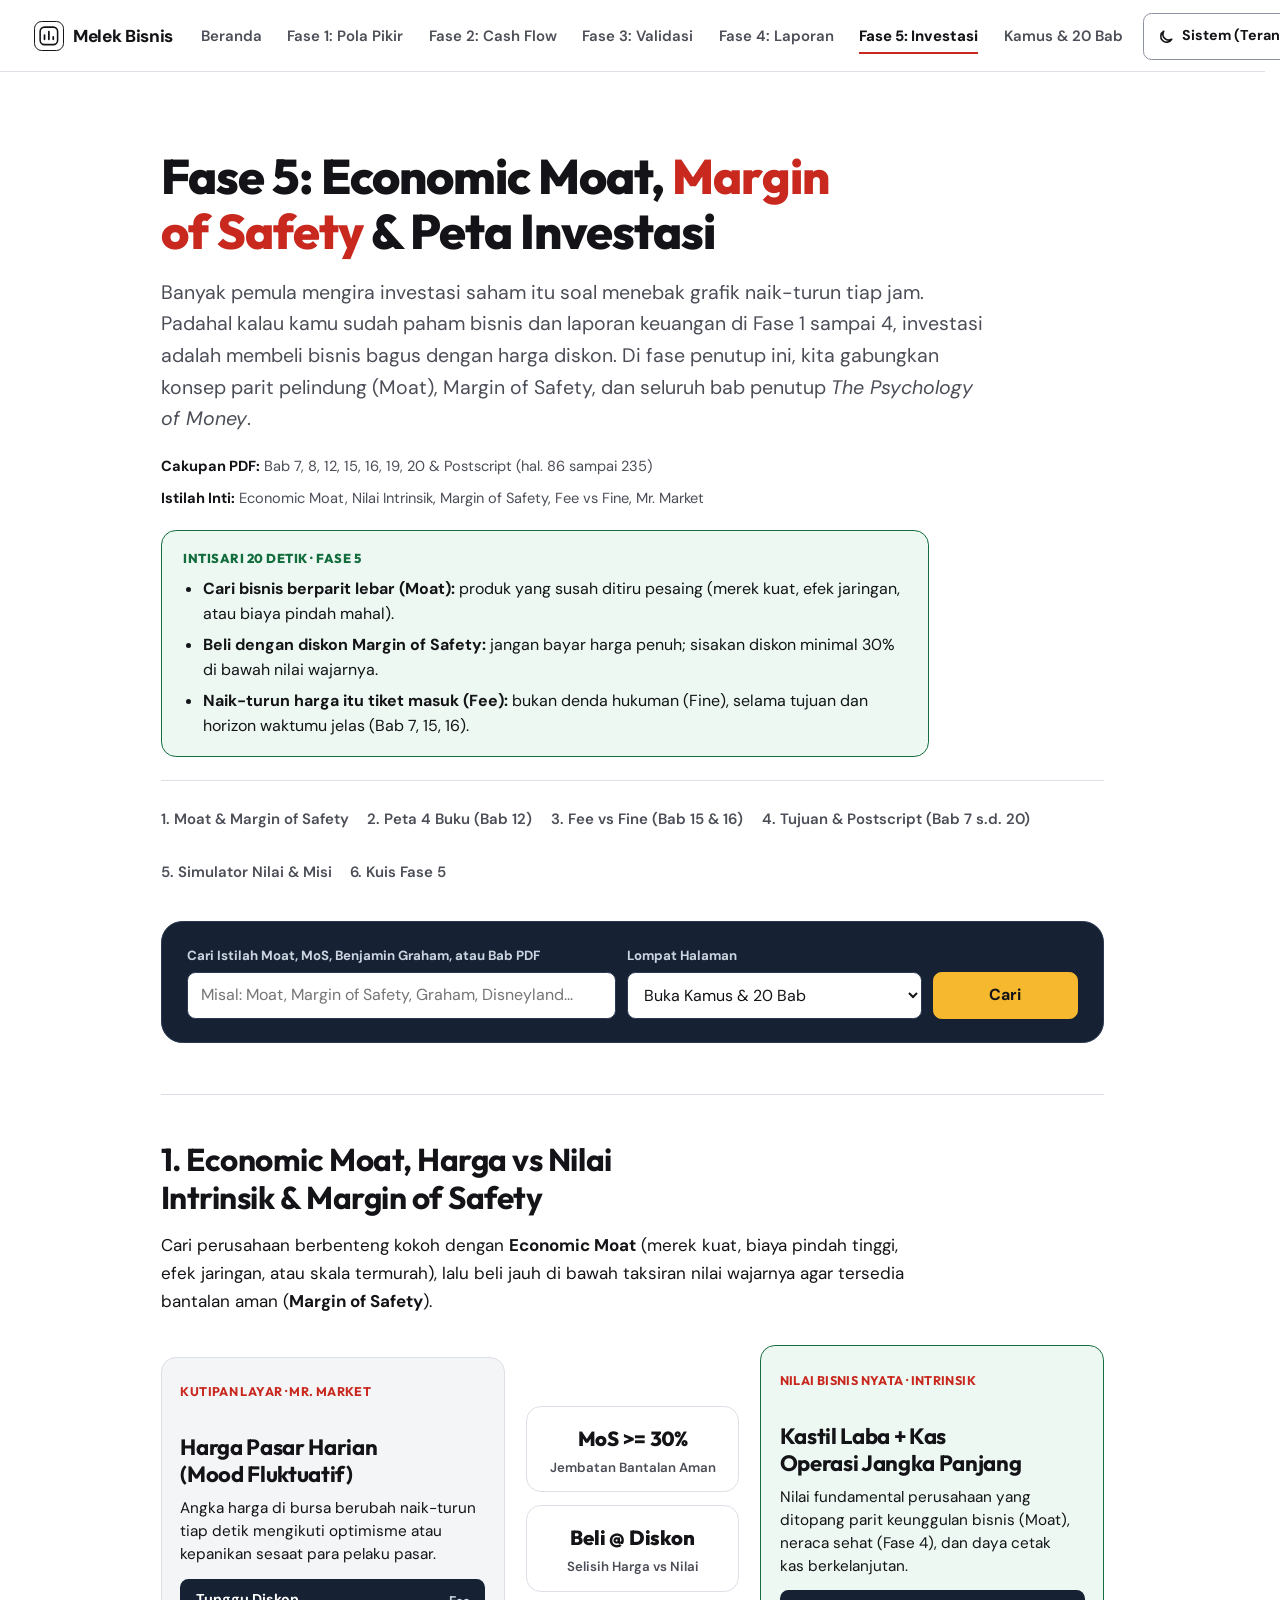
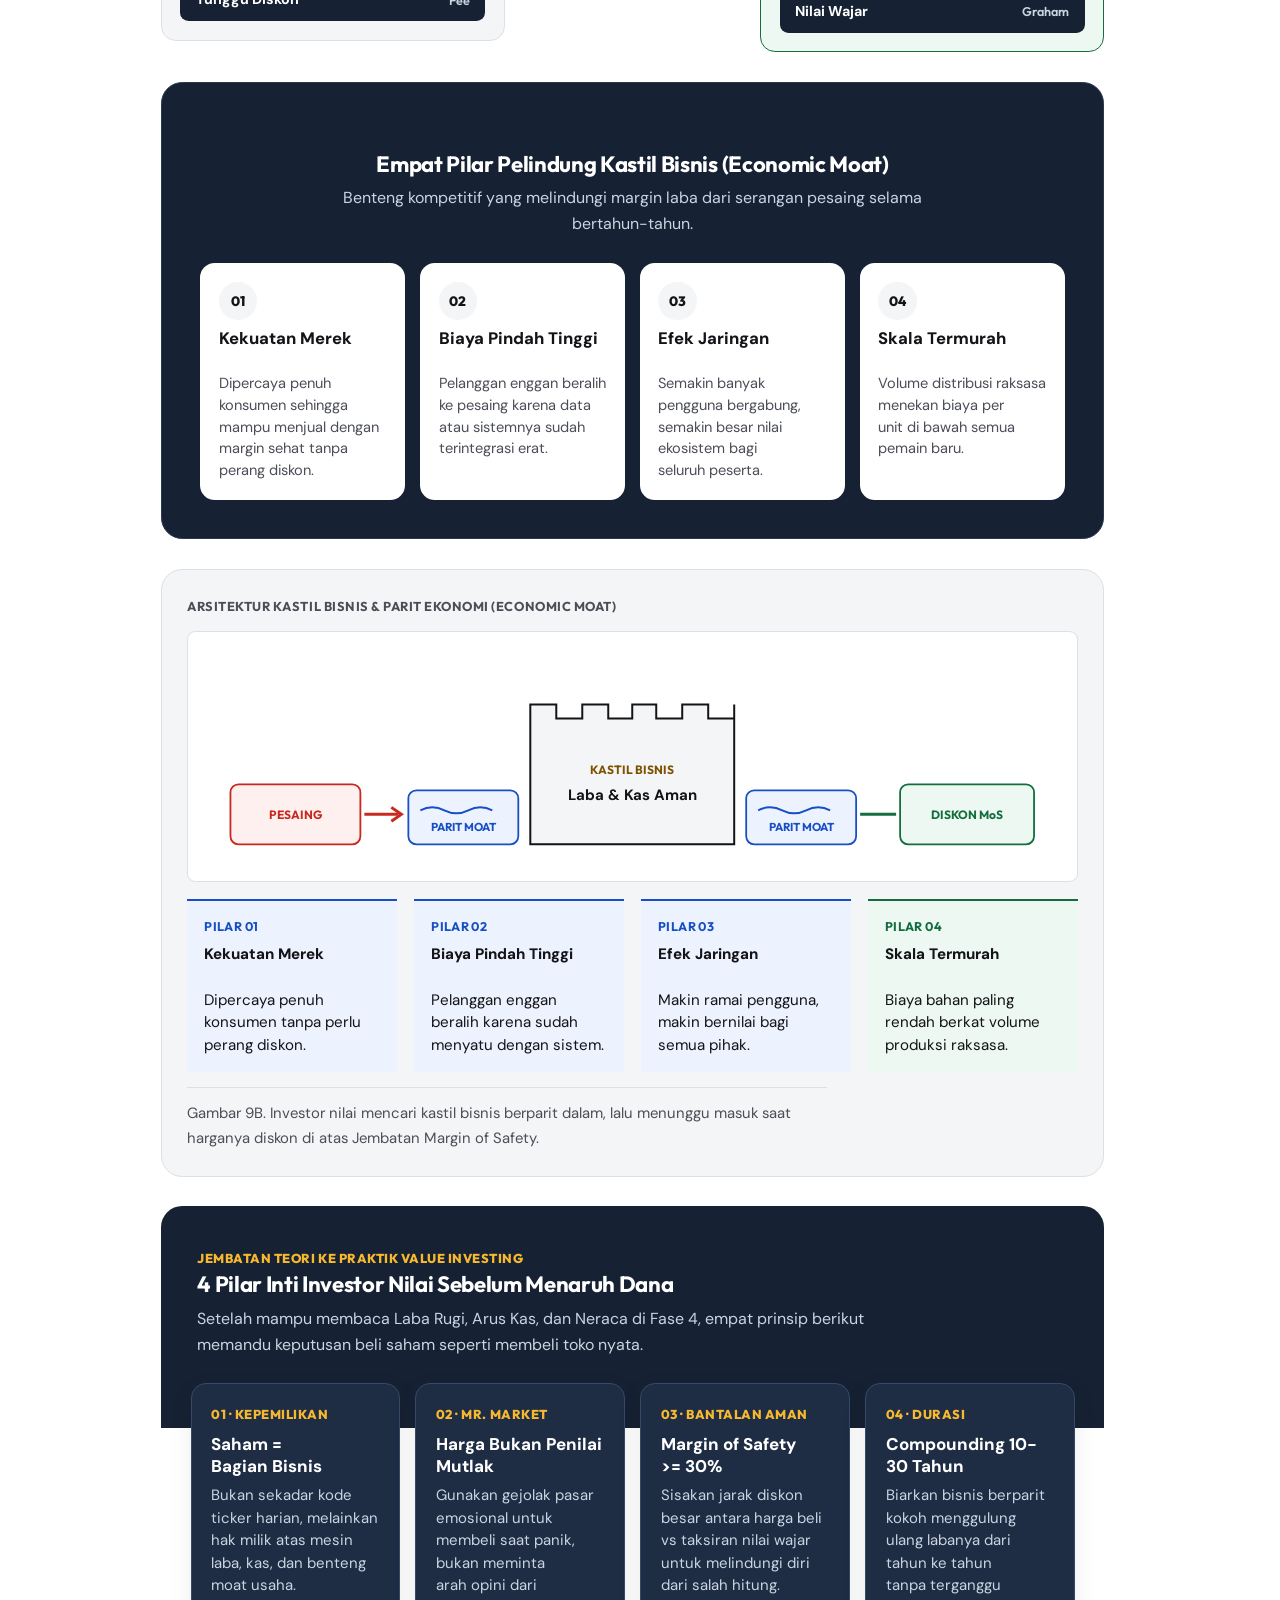
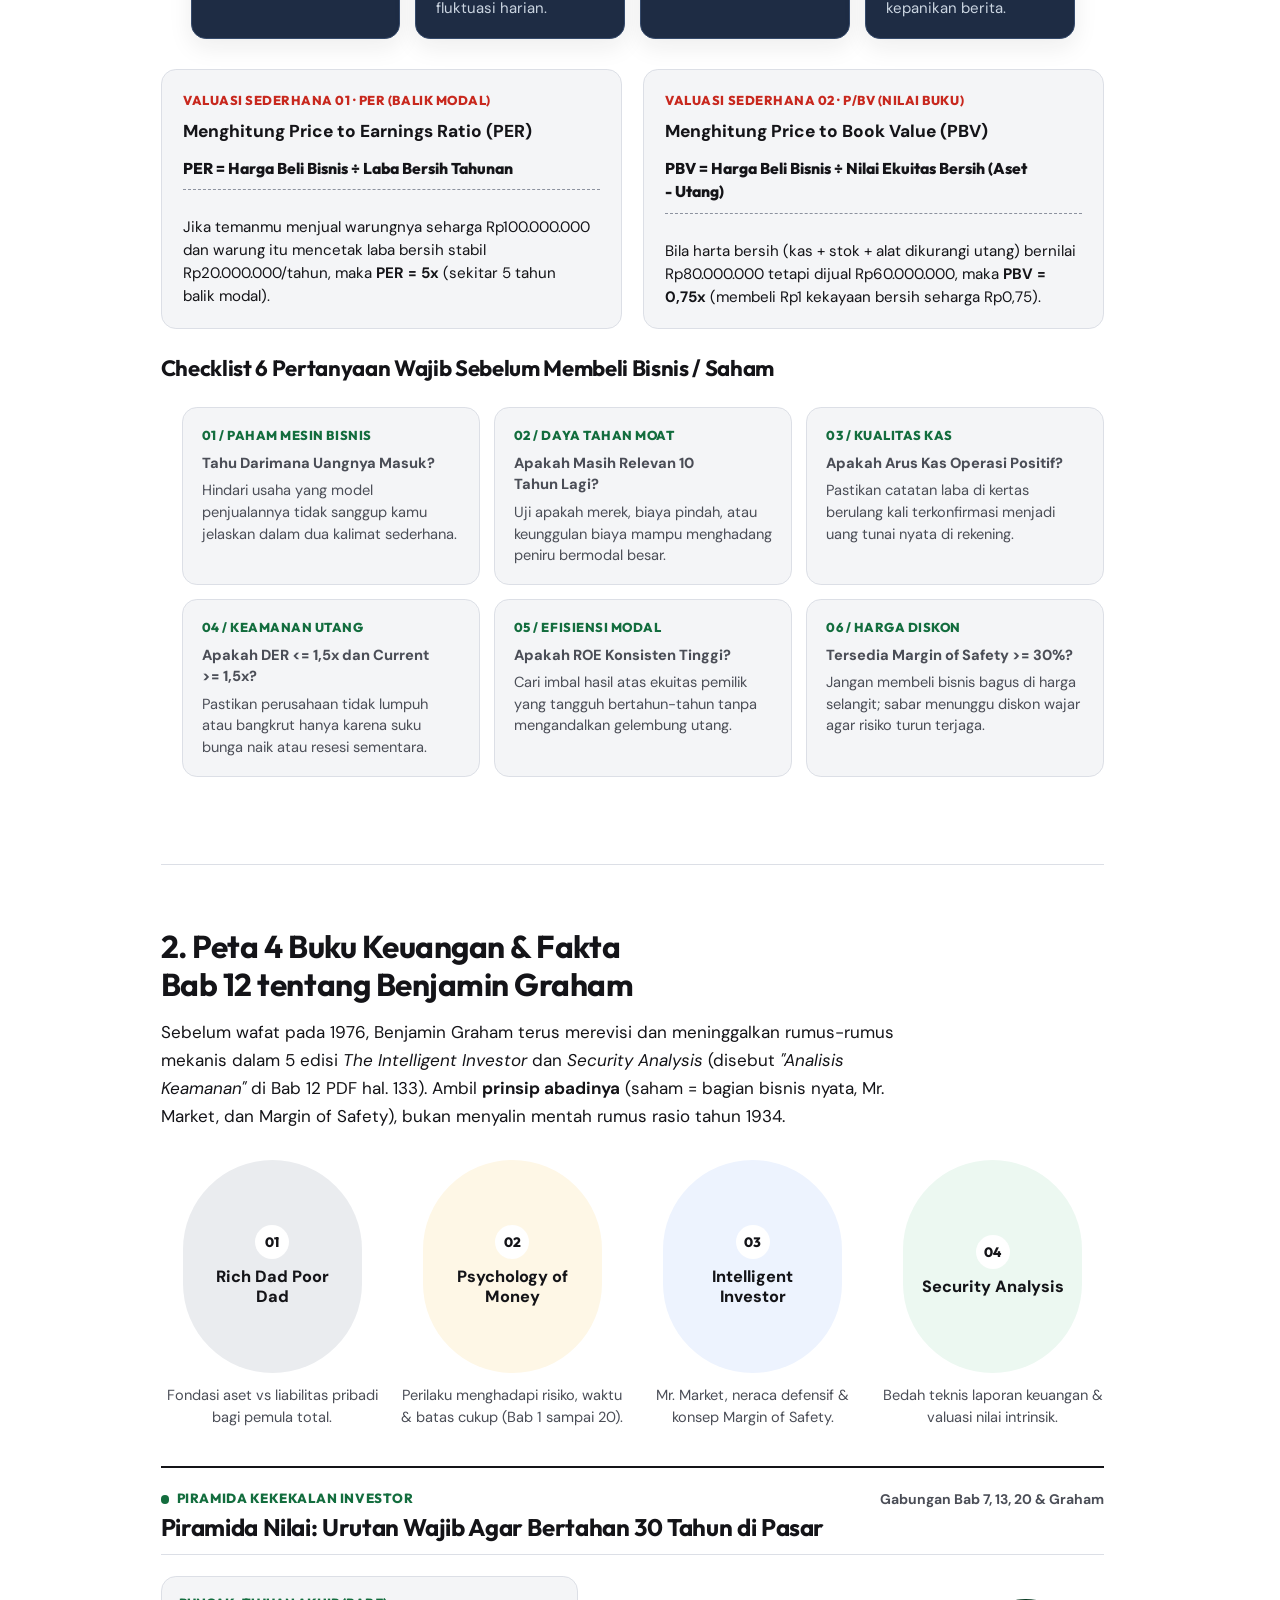
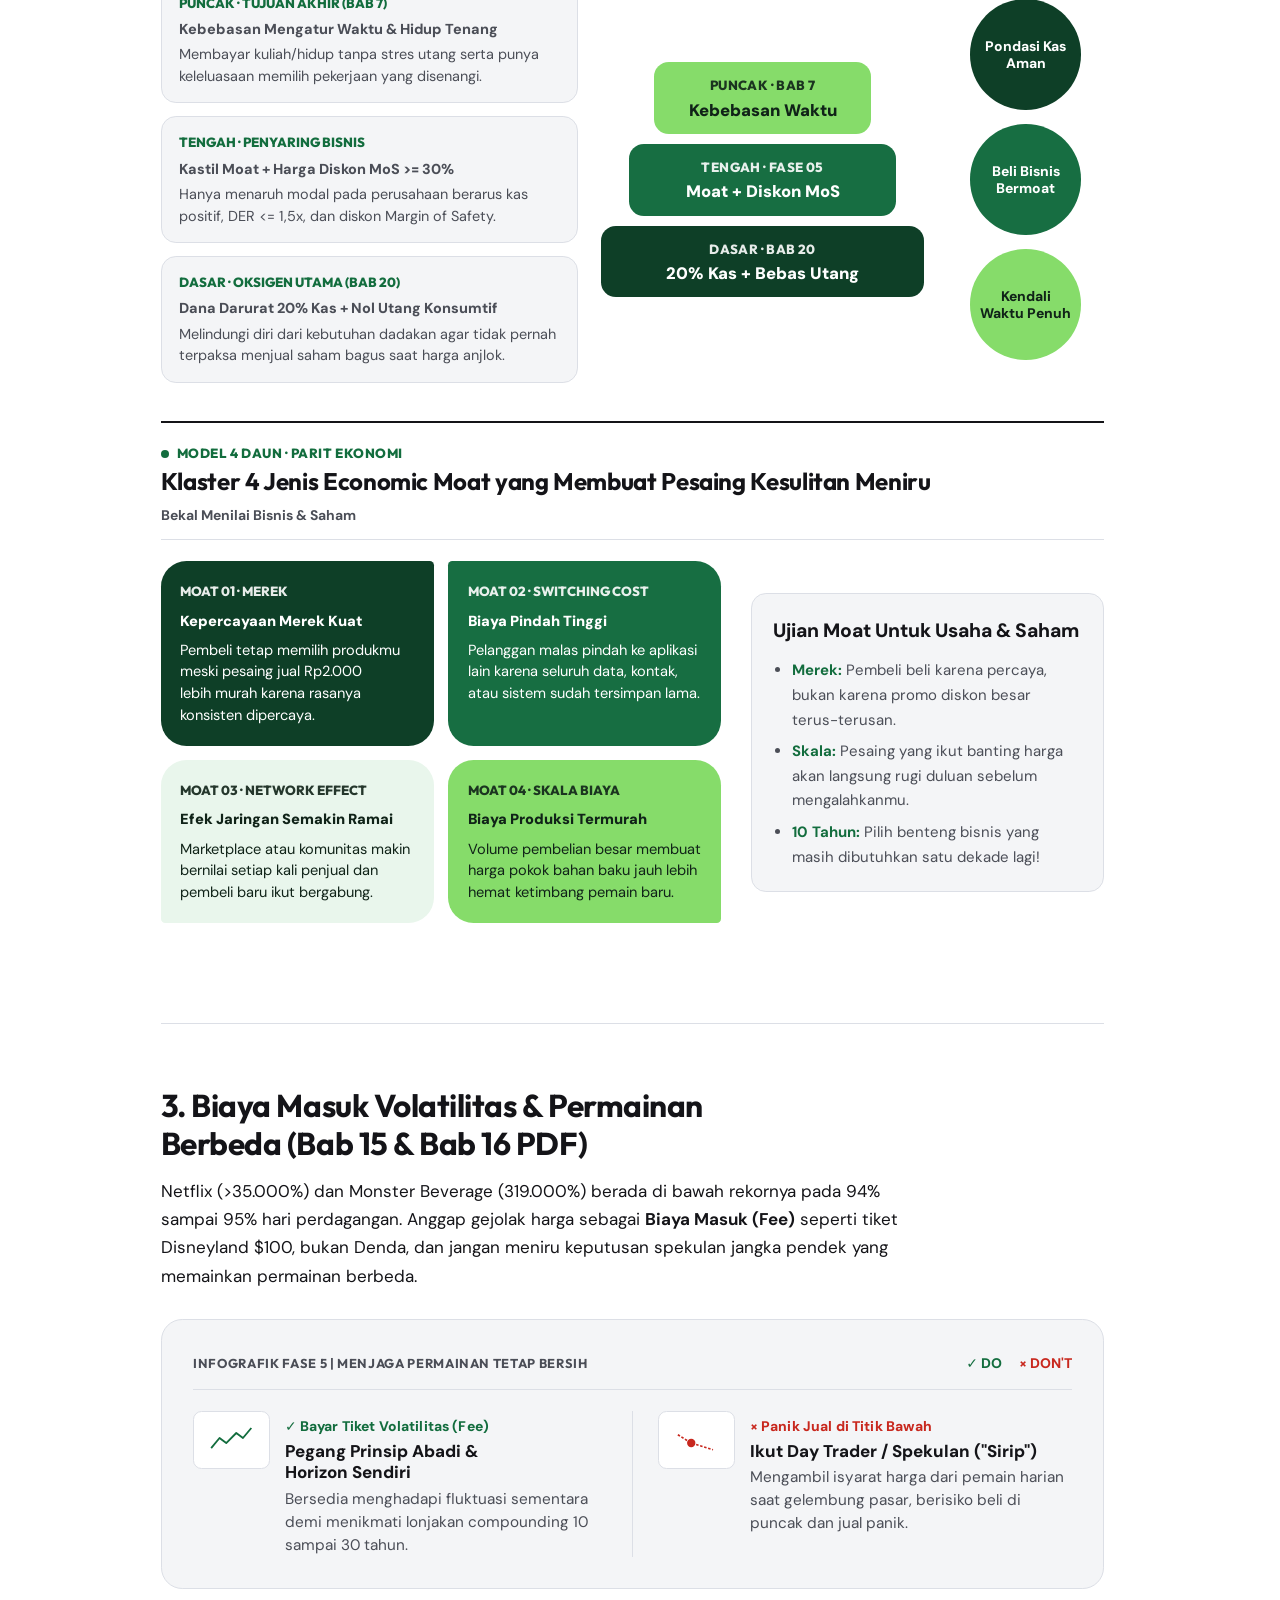
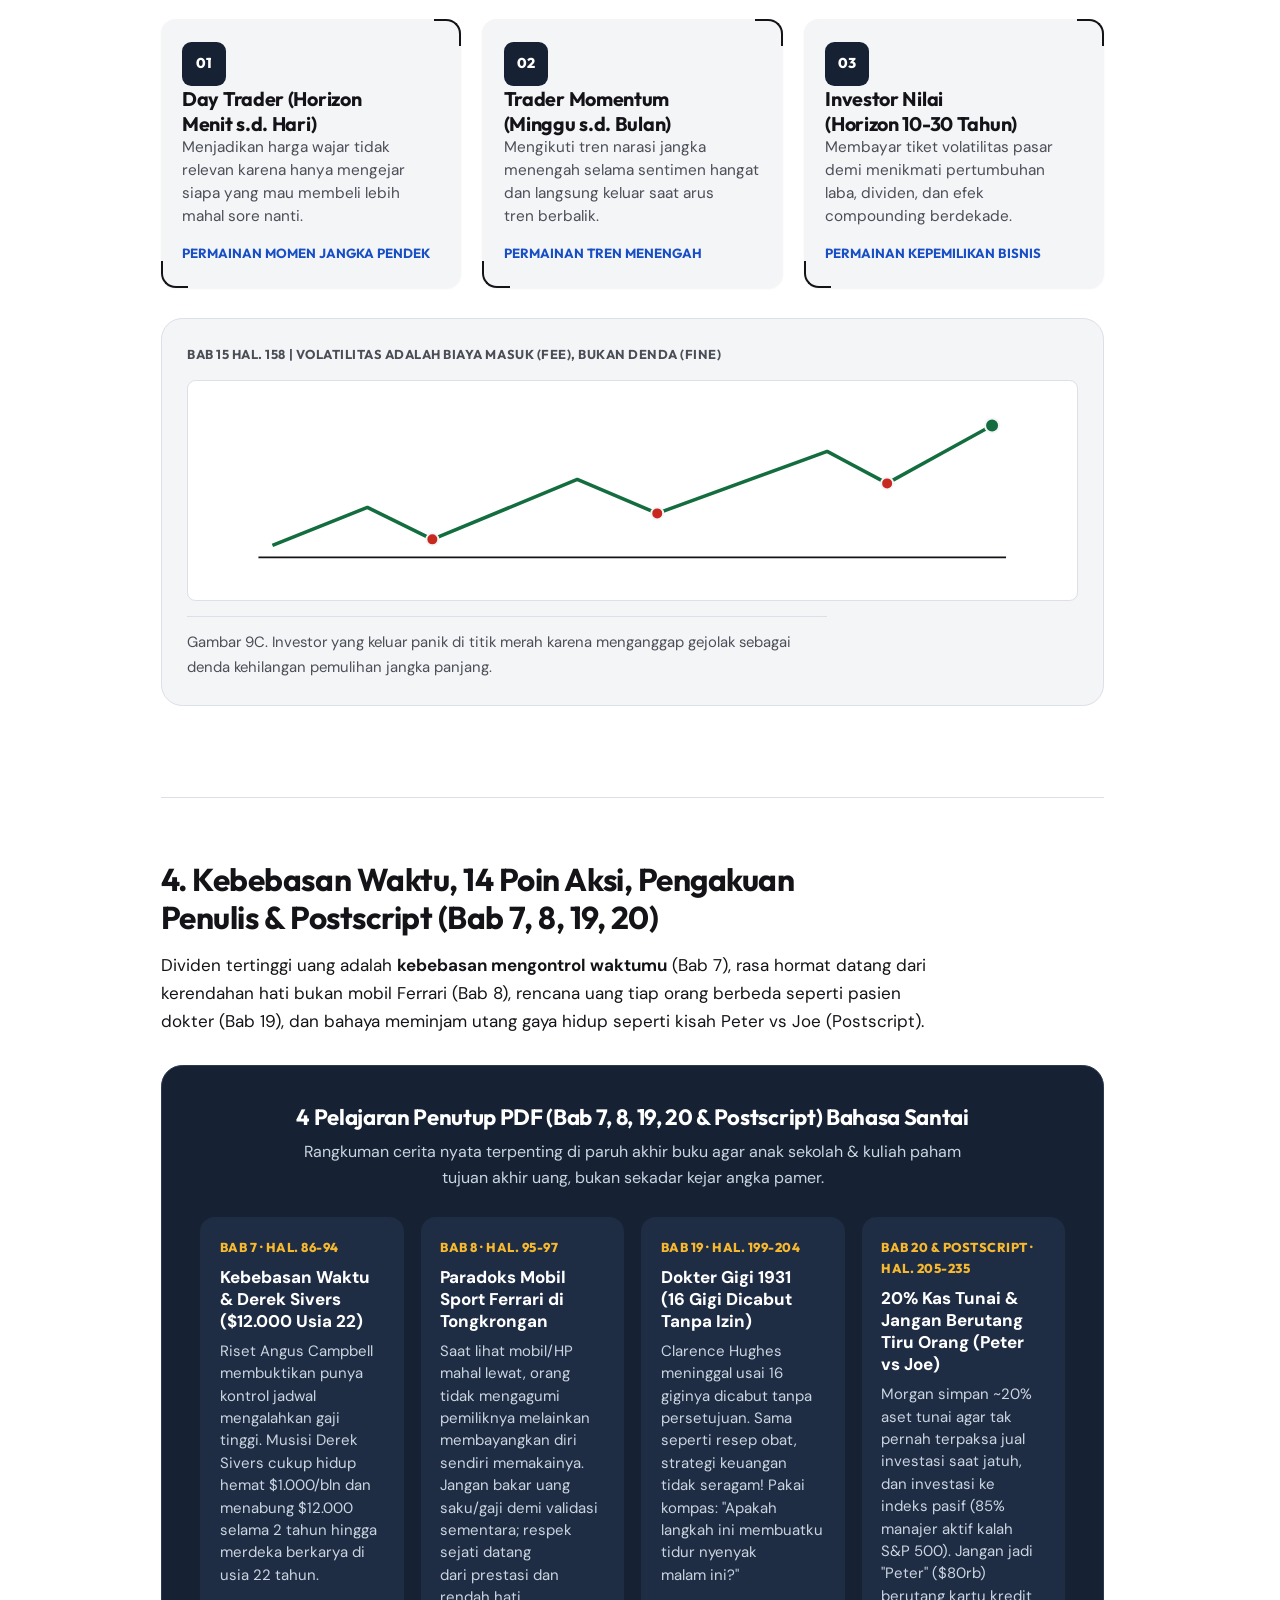
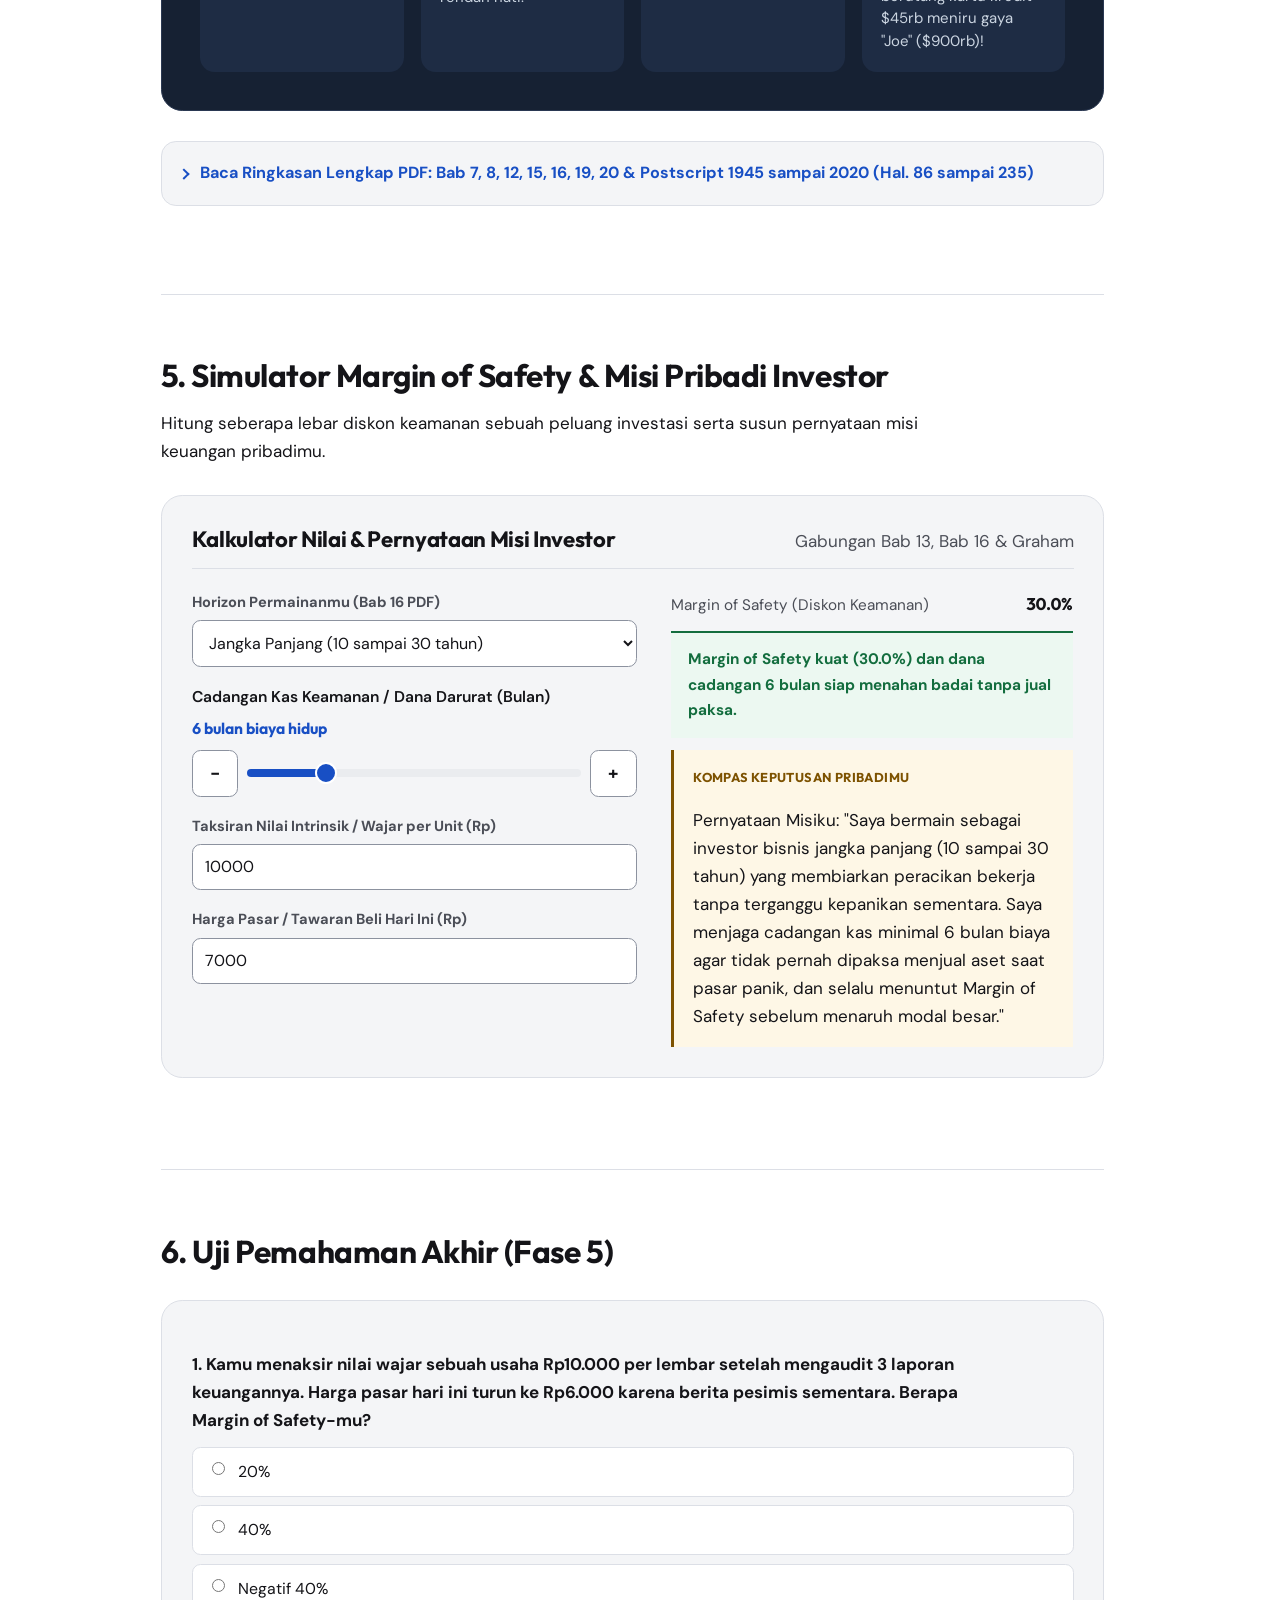
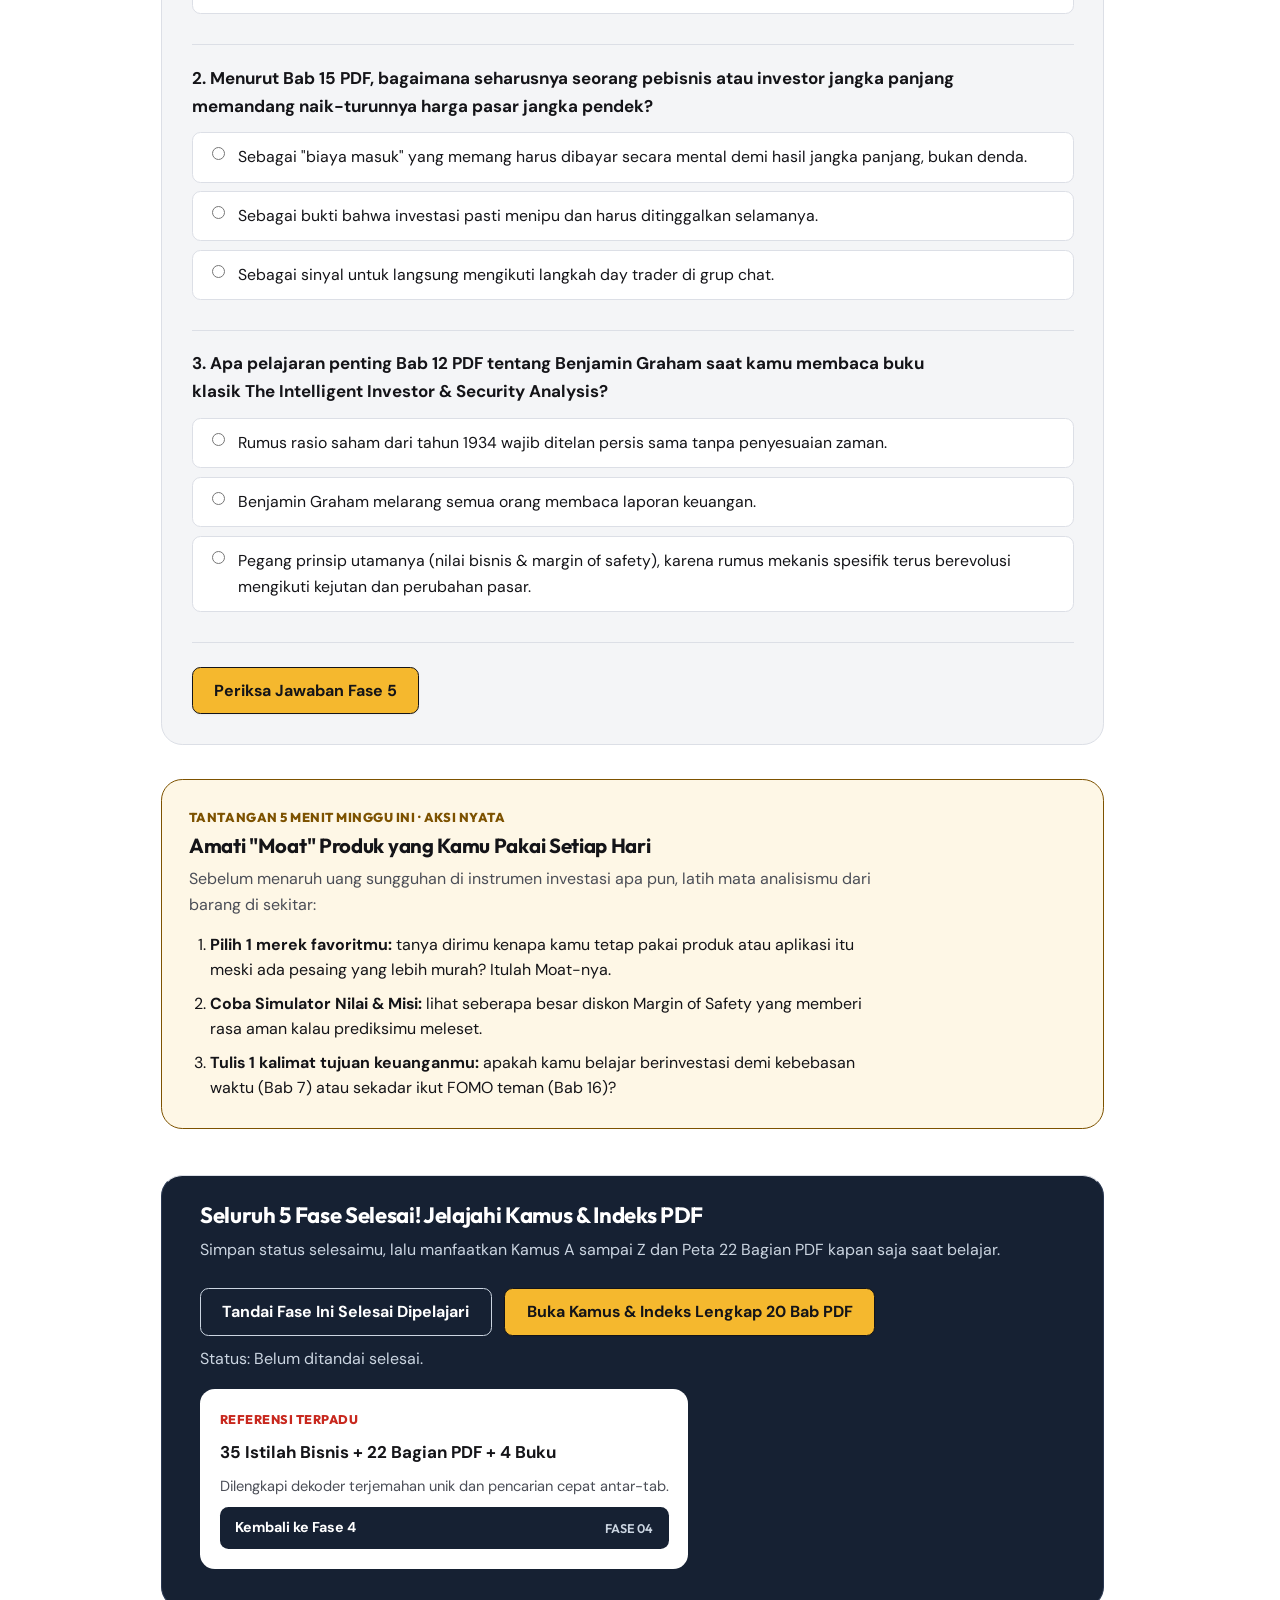
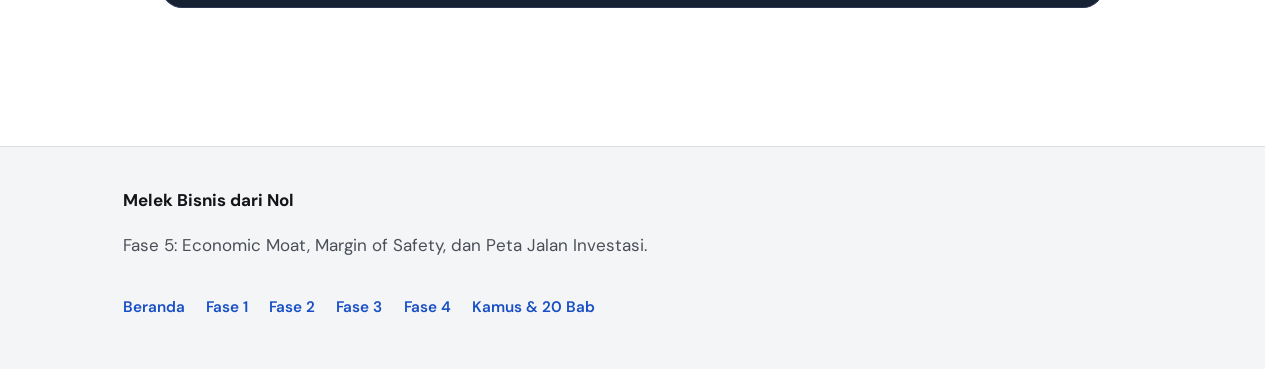
<file: fase-5.html>
<!DOCTYPE html>
<html lang="id">
<head>
  <meta charset="utf-8">
  <meta name="viewport" content="width=device-width, initial-scale=1.0">
  <meta name="color-scheme" content="light dark">
  <script>
    try {
      var t = localStorage.getItem("color-scheme");
      if (t === "light" || t === "dark") {
        document.querySelector('meta[name="color-scheme"]').content = t;
        document.documentElement.setAttribute("data-theme", t);
      }
    } catch (e) {}
  </script>
  <title>Fase 5: Economic Moat, Margin of Safety &amp; Peta Investasi | Melek Bisnis</title>
  <link rel="icon" type="image/svg+xml" href="data:image/svg+xml,%3Csvg xmlns='http://www.w3.org/2000/svg' viewBox='0 0 24 24'%3E%3Crect width='24' height='24' rx='6' fill='%23141418'/%3E%3Cpath d='M7 17v-5M12 17V7M17 17v-3' stroke='%23FFFFFF' stroke-width='2.2' stroke-linecap='round'/%3E%3C/svg%3E">
  <link rel="preconnect" href="https://fonts.googleapis.com">
  <link rel="preconnect" href="https://fonts.gstatic.com" crossorigin>
  <link rel="stylesheet" href="https://fonts.googleapis.com/css2?family=DM+Sans:ital,opsz,wght@0,9..40,400..700;1,9..40,400..700&family=Outfit:wght@600;700;800&display=optional">
  <link rel="stylesheet" href="styles.css?v=20261128e">
  <script defer src="app.js?v=20261128e"></script>
  <script type="application/ld+json">
  {
    "@context": "https://schema.org",
    "@type": "LearningResource",
    "name": "Fase 5: Economic Moat, Margin of Safety, dan Peta Jalan Menuju Value Investing",
    "description": "Arsitektur Parit Ekonomi, Harga vs Nilai Intrinsik, peta ke The Intelligent Investor & Security Analysis, serta Bab 7, 8, 12, 15, 16, 19, 20 dan Postscript PDF.",
    "inLanguage": "id",
    "isPartOf": {"@type": "Course", "name": "Melek Bisnis dari Nol", "url": "https://voltakyy.github.io/melek-bisnis/"},
    "teaches": ["Economic Moat", "Margin of Safety", "Volatilitas Biaya Masuk", "Horizon Waktu", "Kebebasan Waktu"]
  }
  </script>
</head>
<body data-phase="fase-5">
  <a href="#main-content" class="skip-link">Langsung ke materi Fase 5</a>
  <div id="reading-progress" class="reading-progress" aria-hidden="true"></div>

  <header class="site-header">
    <div class="header-inner">
      <a class="site-logo" href="index.html">
        <svg class="brand-mark" viewBox="0 0 24 24" width="24" height="24" aria-hidden="true">
          <rect x="2" y="2" width="20" height="20" rx="5" fill="none" stroke="currentColor" stroke-width="1.8"/>
          <path d="M7 16V11M12 16V7M17 16V13" stroke="currentColor" stroke-width="2" stroke-linecap="round"/>
        </svg>
        <span>Melek Bisnis</span>
      </a>

      <div class="header-controls">
        <nav class="site-nav" aria-label="Navigasi kurikulum">
          <button class="menu-button" type="button" popovertarget="site-menu" popovertargetaction="toggle" aria-controls="site-menu" aria-expanded="false">
            <svg width="16" height="16" viewBox="0 0 16 16" aria-hidden="true">
              <path d="M2 4h12M2 8h12M2 12h12" stroke="currentColor" stroke-width="1.8" stroke-linecap="round"/>
            </svg>
            <span>Menu</span>
          </button>

          <ul id="site-menu" class="site-menu" popover="auto">
            <li><a href="index.html">Beranda</a></li>
            <li><a href="fase-1.html">Fase 1: Pola Pikir</a></li>
            <li><a href="fase-2.html">Fase 2: Cash Flow</a></li>
            <li><a href="fase-3.html">Fase 3: Validasi</a></li>
            <li><a href="fase-4.html">Fase 4: Laporan</a></li>
            <li><a href="fase-5.html" aria-current="page">Fase 5: Investasi</a></li>
            <li><a href="kamus-pdf.html">Kamus &amp; 20 Bab</a></li>
          </ul>
        </nav>

        <button id="theme-toggle" class="theme-toggle" type="button" aria-label="Ubah tema tampilan">
          <svg class="theme-icon icon-to-dark" viewBox="0 0 16 16" width="16" height="16" aria-hidden="true">
            <path d="M12.9 10.6A5.5 5.5 0 0 1 5.4 3.1a5.5 5.5 0 1 0 7.5 7.5Z" fill="none" stroke="currentColor" stroke-width="1.5" stroke-linejoin="round"/>
          </svg>
          <svg class="theme-icon icon-to-light" viewBox="0 0 16 16" width="16" height="16" aria-hidden="true">
            <circle cx="8" cy="8" r="3.2" fill="none" stroke="currentColor" stroke-width="1.5"/>
            <path d="M8 1.5v1.6M8 12.9v1.6M1.5 8h1.6M12.9 8h1.6M3.4 3.4l1.1 1.1M11.5 11.5l1.1 1.1M12.6 3.4l-1.1 1.1M4.5 11.5l-1.1 1.1" stroke="currentColor" stroke-width="1.5" stroke-linecap="round"/>
          </svg>
          <span data-theme-label>Sistem</span>
        </button>
      </div>
    </div>
  </header>

  <main id="main-content" class="page-shell" tabindex="-1">
    <header class="hero-frame">
      <h1>Fase 5: Economic Moat, <span class="title-accent">Margin of Safety</span> &amp; Peta Investasi</h1>
      <p class="hero-lead">
        Banyak pemula mengira investasi saham itu soal menebak grafik naik-turun tiap jam. Padahal kalau kamu sudah paham bisnis dan laporan keuangan di Fase 1 sampai 4, investasi adalah membeli bisnis bagus dengan harga diskon. Di fase penutup ini, kita gabungkan konsep parit pelindung (Moat), Margin of Safety, dan seluruh bab penutup <cite>The Psychology of Money</cite>.
      </p>
      <div class="phase-meta-bar">
        <span class="phase-meta-item"><strong>Cakupan PDF:</strong> Bab 7, 8, 12, 15, 16, 19, 20 &amp; Postscript (hal. 86 sampai 235)</span>
        <span class="phase-meta-item"><strong>Istilah Inti:</strong> Economic Moat, Nilai Intrinsik, Margin of Safety, Fee vs Fine, Mr. Market</span>
      </div>
      <aside class="tldr-strip" aria-label="Intisari 20 detik Fase 5">
        <span class="tldr-kicker">Intisari 20 Detik · Fase 5</span>
        <ul class="tldr-list">
          <li><strong>Cari bisnis berparit lebar (Moat):</strong> produk yang susah ditiru pesaing (merek kuat, efek jaringan, atau biaya pindah mahal).</li>
          <li><strong>Beli dengan diskon Margin of Safety:</strong> jangan bayar harga penuh; sisakan diskon minimal 30% di bawah nilai wajarnya.</li>
          <li><strong>Naik-turun harga itu tiket masuk (Fee):</strong> bukan denda hukuman (Fine), selama tujuan dan horizon waktumu jelas (Bab 7, 15, 16).</li>
        </ul>
      </aside>
      <nav class="section-jumps" aria-label="Lompat cepat materi Fase 5">
        <a href="#moat-nilai">1. Moat &amp; Margin of Safety</a>
        <a href="#peta-empat-buku">2. Peta 4 Buku (Bab 12)</a>
        <a href="#pdf-permainan">3. Fee vs Fine (Bab 15 &amp; 16)</a>
        <a href="#pdf-kebebasan">4. Tujuan &amp; Postscript (Bab 7 s.d. 20)</a>
        <a href="#simulator-investasi">5. Simulator Nilai &amp; Misi</a>
        <a href="#kuis-5">6. Kuis Fase 5</a>
      </nav>
      <div class="finder-strip" style="margin-block-end: 0;" aria-label="Cari cepat istilah di Fase 5">
        <form class="finder-form" data-quick-finder>
          <div>
            <label for="qf-f5-q">Cari Istilah Moat, MoS, Benjamin Graham, atau Bab PDF</label>
            <input id="qf-f5-q" data-qf-query class="text-input" type="search" placeholder="Misal: Moat, Margin of Safety, Graham, Disneyland...">
          </div>
          <div>
            <label for="qf-f5-t">Lompat Halaman</label>
            <select id="qf-f5-t" data-qf-target class="select-input">
              <option value="kamus-pdf.html">Buka Kamus &amp; 20 Bab</option>
              <option value="fase-4.html">Fase 4: Laporan Keuangan</option>
              <option value="index.html">Beranda Kurikulum</option>
            </select>
          </div>
          <button class="btn btn-primary" type="submit">Cari</button>
        </form>
      </div>
    </header>

    <section id="moat-nilai" class="section-block" tabindex="-1">
      <div class="prose">
        <h2>1. Economic Moat, Harga vs Nilai Intrinsik &amp; Margin of Safety</h2>
        <p>
          Cari perusahaan berbenteng kokoh dengan <strong>Economic Moat</strong> (merek kuat, biaya pindah tinggi, efek jaringan, atau skala termurah), lalu beli jauh di bawah taksiran nilai wajarnya agar tersedia bantalan aman (<strong>Margin of Safety</strong>).
        </p>
      </div>

      <div class="journey-split" aria-label="Perbedaan harga pasar Mr. Market melawan nilai intrinsik bisnis">
        <article class="journey-card">
          <div>
            <span class="schema-card-code">KUTIPAN LAYAR · MR. MARKET</span>
            <h3>Harga Pasar Harian (Mood Fluktuatif)</h3>
            <p>Angka harga di bursa berubah naik-turun tiap detik mengikuti optimisme atau kepanikan sesaat para pelaku pasar.</p>
          </div>
          <div class="dark-pill-bar"><span>Tunggu Diskon</span><span class="dark-pill-bar-sub">Fee</span></div>
        </article>
        <div class="journey-center-stats">
          <div class="journey-stat-box">
            <span class="journey-stat-num">MoS &gt;= 30%</span>
            <span class="journey-stat-cap">Jembatan Bantalan Aman</span>
          </div>
          <div class="journey-stat-box">
            <span class="journey-stat-num">Beli @ Diskon</span>
            <span class="journey-stat-cap">Selisih Harga vs Nilai</span>
          </div>
        </div>
        <article class="journey-card is-pos">
          <div>
            <span class="schema-card-code">NILAI BISNIS NYATA · INTRINSIK</span>
            <h3>Kastil Laba + Kas Operasi Jangka Panjang</h3>
            <p>Nilai fundamental perusahaan yang ditopang parit keunggulan bisnis (Moat), neraca sehat (Fase 4), dan daya cetak kas berkelanjutan.</p>
          </div>
          <div class="dark-pill-bar"><span>Nilai Wajar</span><span class="dark-pill-bar-sub">Graham</span></div>
        </article>
      </div>

      <div class="contrast-slab" aria-label="Empat pilar parit keunggulan Economic Moat">
        <div class="contrast-slab-head">
          <h3>Empat Pilar Pelindung Kastil Bisnis (Economic Moat)</h3>
          <p>Benteng kompetitif yang melindungi margin laba dari serangan pesaing selama bertahun-tahun.</p>
        </div>
        <div class="slab-grid-4">
          <div class="slab-card"><div class="slab-card-icon">01</div><p class="slab-card-title">Kekuatan Merek</p><p>Dipercaya penuh konsumen sehingga mampu menjual dengan margin sehat tanpa perang diskon.</p></div>
          <div class="slab-card"><div class="slab-card-icon">02</div><p class="slab-card-title">Biaya Pindah Tinggi</p><p>Pelanggan enggan beralih ke pesaing karena data atau sistemnya sudah terintegrasi erat.</p></div>
          <div class="slab-card"><div class="slab-card-icon">03</div><p class="slab-card-title">Efek Jaringan</p><p>Semakin banyak pengguna bergabung, semakin besar nilai ekosistem bagi seluruh peserta.</p></div>
          <div class="slab-card"><div class="slab-card-icon">04</div><p class="slab-card-title">Skala Termurah</p><p>Volume distribusi raksasa menekan biaya per unit di bawah semua pemain baru.</p></div>
        </div>
      </div>

      <figure class="diagram-plate">
        <p class="diagram-plate-kicker">ARSITEKTUR KASTIL BISNIS &amp; PARIT EKONOMI (ECONOMIC MOAT)</p>
        <svg viewBox="0 0 860 220" width="860" height="220" role="img" aria-labelledby="diag-f5-moat-t diag-f5-moat-d">
          <title id="diag-f5-moat-t">Ilustrasi Benteng Bisnis Berparit Ekonomi (Economic Moat)</title>
          <desc id="diag-f5-moat-d">Kastil bisnis di tengah dikelilingi air parit pertahanan di kiri dan kanan, menahan serangan pesaing dan jembatan Margin of Safety bagi investor.</desc>
          <rect width="860" height="220" fill="var(--bg-page)"/>
          <rect x="28" y="138" width="130" height="60" rx="8" fill="var(--neg-soft)" stroke="var(--neg)" stroke-width="1.8"/>
          <text x="93" y="173" text-anchor="middle" fill="var(--neg)" font-size="12" font-weight="700" font-family="'Outfit', 'DM Sans', system-ui, sans-serif">PESAING</text>
          <path d="M162 168 H196" stroke="var(--neg)" stroke-width="3"/>
          <path d="M189 161 L199 168 L189 175" fill="none" stroke="var(--neg)" stroke-width="3"/>
          <rect x="206" y="144" width="110" height="54" rx="8" fill="var(--info-soft)" stroke="var(--info)" stroke-width="1.8"/>
          <path d="M218 164 q12-6 24 0 t24 0 t24 0" fill="none" stroke="var(--info)" stroke-width="2"/>
          <text x="261" y="185" text-anchor="middle" fill="var(--info)" font-size="11.5" font-weight="700" font-family="'Outfit', 'DM Sans', system-ui, sans-serif">PARIT MOAT</text>
          <path d="M328 84 L328 58 L354 58 L354 72 L380 72 L380 58 L406 58 L406 72 L430 72 L430 58 L454 58 L454 72 L480 72 L480 58 L506 58 L506 72 L532 72 L532 58 L532 198 L328 198 Z" fill="var(--bg-surface)" stroke="var(--ink-frame)" stroke-width="2"/>
          <text x="430" y="128" text-anchor="middle" fill="var(--titanium)" font-size="12" font-weight="700" font-family="'Outfit', 'DM Sans', system-ui, sans-serif">KASTIL BISNIS</text>
          <text x="430" y="154" text-anchor="middle" fill="var(--text-primary)" font-size="15" font-weight="700">Laba &amp; Kas Aman</text>
          <rect x="544" y="144" width="110" height="54" rx="8" fill="var(--info-soft)" stroke="var(--info)" stroke-width="1.8"/>
          <path d="M556 164 q12-6 24 0 t24 0 t24 0" fill="none" stroke="var(--info)" stroke-width="2"/>
          <text x="599" y="185" text-anchor="middle" fill="var(--info)" font-size="11.5" font-weight="700" font-family="'Outfit', 'DM Sans', system-ui, sans-serif">PARIT MOAT</text>
          <path d="M658 168 H694" stroke="var(--pos)" stroke-width="3"/>
          <rect x="698" y="138" width="134" height="60" rx="8" fill="var(--pos-soft)" stroke="var(--pos)" stroke-width="1.8"/>
          <text x="765" y="173" text-anchor="middle" fill="var(--pos)" font-size="12" font-weight="700" font-family="'Outfit', 'DM Sans', system-ui, sans-serif">DISKON MoS</text>
        </svg>
        <div class="hybrid-flow cols-4" style="margin-block-start: 1rem;">
          <div class="hybrid-node tone-info"><span class="hybrid-node-tag">PILAR 01</span><p class="hybrid-node-title">Kekuatan Merek</p><p>Dipercaya penuh konsumen tanpa perlu perang diskon.</p></div>
          <div class="hybrid-node tone-info"><span class="hybrid-node-tag">PILAR 02</span><p class="hybrid-node-title">Biaya Pindah Tinggi</p><p>Pelanggan enggan beralih karena sudah menyatu dengan sistem.</p></div>
          <div class="hybrid-node tone-info"><span class="hybrid-node-tag">PILAR 03</span><p class="hybrid-node-title">Efek Jaringan</p><p>Makin ramai pengguna, makin bernilai bagi semua pihak.</p></div>
          <div class="hybrid-node tone-pos"><span class="hybrid-node-tag">PILAR 04</span><p class="hybrid-node-title">Skala Termurah</p><p>Biaya bahan paling rendah berkat volume produksi raksasa.</p></div>
        </div>
        <figcaption>
          Gambar 9B. Investor nilai mencari kastil bisnis berparit dalam, lalu menunggu masuk saat harganya diskon di atas Jembatan Margin of Safety.
        </figcaption>
      </figure>

      <div class="dark-bridge-wrap" aria-label="Empat prinsip inti value investing dari Benjamin Graham ke Warren Buffett">
        <div class="dark-bridge-band">
          <span class="dark-tile-kicker">JEMBATAN TEORI KE PRAKTIK VALUE INVESTING</span>
          <h3>4 Pilar Inti Investor Nilai Sebelum Menaruh Dana</h3>
          <p>Setelah mampu membaca Laba Rugi, Arus Kas, dan Neraca di Fase 4, empat prinsip berikut memandu keputusan beli saham seperti membeli toko nyata.</p>
        </div>
        <div class="bridge-cards-4">
          <article class="bridge-tile">
            <span class="dark-tile-kicker">01 · KEPEMILIKAN</span>
            <p class="dark-tile-title">Saham = Bagian Bisnis</p>
            <p>Bukan sekadar kode ticker harian, melainkan hak milik atas mesin laba, kas, dan benteng moat usaha.</p>
          </article>
          <article class="bridge-tile">
            <span class="dark-tile-kicker">02 · MR. MARKET</span>
            <p class="dark-tile-title">Harga Bukan Penilai Mutlak</p>
            <p>Gunakan gejolak pasar emosional untuk membeli saat panik, bukan meminta arah opini dari fluktuasi harian.</p>
          </article>
          <article class="bridge-tile">
            <span class="dark-tile-kicker">03 · BANTALAN AMAN</span>
            <p class="dark-tile-title">Margin of Safety &gt;= 30%</p>
            <p>Sisakan jarak diskon besar antara harga beli vs taksiran nilai wajar untuk melindungi diri dari salah hitung.</p>
          </article>
          <article class="bridge-tile">
            <span class="dark-tile-kicker">04 · DURASI</span>
            <p class="dark-tile-title">Compounding 10-30 Tahun</p>
            <p>Biarkan bisnis berparit kokoh menggulung ulang labanya dari tahun ke tahun tanpa terganggu kepanikan berita.</p>
          </article>
        </div>
      </div>

      <div class="worked-pair" aria-label="Cara menghitung PER dan PBV dengan analogi warung teman">
        <article class="worked-card">
          <span class="worked-kicker">VALUASI SEDERHANA 01 · PER (BALIK MODAL)</span>
          <p class="worked-title">Menghitung Price to Earnings Ratio (PER)</p>
          <p class="worked-math">PER = Harga Beli Bisnis &divide; Laba Bersih Tahunan</p>
          <p>Jika temanmu menjual warungnya seharga Rp100.000.000 dan warung itu mencetak laba bersih stabil Rp20.000.000/tahun, maka <strong>PER = 5x</strong> (sekitar 5 tahun balik modal).</p>
        </article>
        <article class="worked-card">
          <span class="worked-kicker">VALUASI SEDERHANA 02 · P/BV (NILAI BUKU)</span>
          <p class="worked-title">Menghitung Price to Book Value (PBV)</p>
          <p class="worked-math">PBV = Harga Beli Bisnis &divide; Nilai Ekuitas Bersih (Aset - Utang)</p>
          <p>Bila harta bersih (kas + stok + alat dikurangi utang) bernilai Rp80.000.000 tetapi dijual Rp60.000.000, maka <strong>PBV = 0,75x</strong> (membeli Rp1 kekayaan bersih seharga Rp0,75).</p>
        </article>
      </div>

      <h3 style="margin-block: 1.5rem 0.5rem;">Checklist 6 Pertanyaan Wajib Sebelum Membeli Bisnis / Saham</h3>
      <ol class="check-matrix" aria-label="Enam checklist audit kelayakan bisnis sebelum berinvestasi">
        <li class="check-item">
          <span class="check-num">01 / PAHAM MESIN BISNIS</span>
          <p class="check-title">Tahu Darimana Uangnya Masuk?</p>
          <p>Hindari usaha yang model penjualannya tidak sanggup kamu jelaskan dalam dua kalimat sederhana.</p>
        </li>
        <li class="check-item">
          <span class="check-num">02 / DAYA TAHAN MOAT</span>
          <p class="check-title">Apakah Masih Relevan 10 Tahun Lagi?</p>
          <p>Uji apakah merek, biaya pindah, atau keunggulan biaya mampu menghadang peniru bermodal besar.</p>
        </li>
        <li class="check-item">
          <span class="check-num">03 / KUALITAS KAS</span>
          <p class="check-title">Apakah Arus Kas Operasi Positif?</p>
          <p>Pastikan catatan laba di kertas berulang kali terkonfirmasi menjadi uang tunai nyata di rekening.</p>
        </li>
        <li class="check-item">
          <span class="check-num">04 / KEAMANAN UTANG</span>
          <p class="check-title">Apakah DER &lt;= 1,5x dan Current &gt;= 1,5x?</p>
          <p>Pastikan perusahaan tidak lumpuh atau bangkrut hanya karena suku bunga naik atau resesi sementara.</p>
        </li>
        <li class="check-item">
          <span class="check-num">05 / EFISIENSI MODAL</span>
          <p class="check-title">Apakah ROE Konsisten Tinggi?</p>
          <p>Cari imbal hasil atas ekuitas pemilik yang tangguh bertahun-tahun tanpa mengandalkan gelembung utang.</p>
        </li>
        <li class="check-item">
          <span class="check-num">06 / HARGA DISKON</span>
          <p class="check-title">Tersedia Margin of Safety &gt;= 30%?</p>
          <p>Jangan membeli bisnis bagus di harga selangit; sabar menunggu diskon wajar agar risiko turun terjaga.</p>
        </li>
      </ol>
    </section>

    <section id="peta-empat-buku" class="section-block" tabindex="-1">
      <div class="prose">
        <h2>2. Peta 4 Buku Keuangan &amp; Fakta Bab 12 tentang Benjamin Graham</h2>
        <p>
          Sebelum wafat pada 1976, Benjamin Graham terus merevisi dan meninggalkan rumus-rumus mekanis dalam 5 edisi <cite>The Intelligent Investor</cite> dan <cite>Security Analysis</cite> (disebut <em>"Analisis Keamanan"</em> di Bab 12 PDF hal. 133). Ambil <strong>prinsip abadinya</strong> (saham = bagian bisnis nyata, Mr. Market, dan Margin of Safety), bukan menyalin mentah rumus rasio tahun 1934.
        </p>
      </div>

      <div class="capsule-grid" aria-label="Urutan membaca 4 buku keuangan">
        <div class="capsule-col">
          <div class="capsule-pill">
            <span class="capsule-badge">01</span>
            <span class="capsule-title">Rich Dad Poor Dad</span>
          </div>
          <p class="capsule-desc">Fondasi aset vs liabilitas pribadi bagi pemula total.</p>
        </div>
        <div class="capsule-col">
          <div class="capsule-pill tone-gold">
            <span class="capsule-badge">02</span>
            <span class="capsule-title">Psychology of Money</span>
          </div>
          <p class="capsule-desc">Perilaku menghadapi risiko, waktu &amp; batas cukup (Bab 1 sampai 20).</p>
        </div>
        <div class="capsule-col">
          <div class="capsule-pill tone-info">
            <span class="capsule-badge">03</span>
            <span class="capsule-title">Intelligent Investor</span>
          </div>
          <p class="capsule-desc">Mr. Market, neraca defensif &amp; konsep Margin of Safety.</p>
        </div>
        <div class="capsule-col">
          <div class="capsule-pill tone-pos">
            <span class="capsule-badge">04</span>
            <span class="capsule-title">Security Analysis</span>
          </div>
          <p class="capsule-desc">Bedah teknis laporan keuangan &amp; valuasi nilai intrinsik.</p>
        </div>
      </div>
      <div class="info-sheet" aria-label="Piramida berjenjang prinsip Value Investing dari fondasi kas sampai kebebasan">
        <div class="sheet-head">
          <div class="sheet-head-left">
            <span class="sheet-kicker">PIRAMIDA KEKEKALAN INVESTOR</span>
            <h3>Piramida Nilai: Urutan Wajib Agar Bertahan 30 Tahun di Pasar</h3>
          </div>
          <span class="sheet-sub">Gabungan Bab 7, 13, 20 &amp; Graham</span>
        </div>
        <div class="pyramid-grid">
          <div class="pyramid-tiers">
            <div class="pyramid-tier">
              <span class="pyramid-tier-tag">PUNCAK · TUJUAN AKHIR (BAB 7)</span>
              <p class="pyramid-tier-title">Kebebasan Mengatur Waktu &amp; Hidup Tenang</p>
              <p>Membayar kuliah/hidup tanpa stres utang serta punya keleluasaan memilih pekerjaan yang disenangi.</p>
            </div>
            <div class="pyramid-tier">
              <span class="pyramid-tier-tag">TENGAH · PENYARING BISNIS</span>
              <p class="pyramid-tier-title">Kastil Moat + Harga Diskon MoS &gt;= 30%</p>
              <p>Hanya menaruh modal pada perusahaan berarus kas positif, DER &lt;= 1,5x, dan diskon Margin of Safety.</p>
            </div>
            <div class="pyramid-tier">
              <span class="pyramid-tier-tag">DASAR · OKSIGEN UTAMA (BAB 20)</span>
              <p class="pyramid-tier-title">Dana Darurat 20% Kas + Nol Utang Konsumtif</p>
              <p>Melindungi diri dari kebutuhan dadakan agar tidak pernah terpaksa menjual saham bagus saat harga anjlok.</p>
            </div>
          </div>
          <div class="pyramid-figure">
            <div class="stair-stack" aria-label="Tangga tiga tingkat ketahanan investor dari kas sampai kebebasan waktu">
              <div class="stair-bar tier-top">
                <span class="stair-code">PUNCAK · BAB 7</span>
                <span class="stair-label">Kebebasan Waktu</span>
              </div>
              <div class="stair-bar tier-mid">
                <span class="stair-code">TENGAH · FASE 05</span>
                <span class="stair-label">Moat + Diskon MoS</span>
              </div>
              <div class="stair-bar tier-base">
                <span class="stair-code">DASAR · BAB 20</span>
                <span class="stair-label">20% Kas + Bebas Utang</span>
              </div>
            </div>
          </div>
          <div class="pyramid-badges">
            <div class="pyramid-badge">Pondasi Kas Aman</div>
            <div class="pyramid-badge step-2">Beli Bisnis Bermoat</div>
            <div class="pyramid-badge step-3">Kendali Waktu Penuh</div>
          </div>
        </div>
      </div>

      <div class="info-sheet" aria-label="Klaster empat benteng parit ekonomi Economic Moat">
        <div class="sheet-head">
          <div class="sheet-head-left">
            <span class="sheet-kicker">MODEL 4 DAUN · PARIT EKONOMI</span>
            <h3>Klaster 4 Jenis Economic Moat yang Membuat Pesaing Kesulitan Meniru</h3>
          </div>
          <span class="sheet-sub">Bekal Menilai Bisnis &amp; Saham</span>
        </div>
        <div class="petal-grid">
          <div class="petal-cluster">
            <div class="petal-card is-tl">
              <span class="petal-tag">MOAT 01 · MEREK</span>
              <p class="petal-title">Kepercayaan Merek Kuat</p>
              <p>Pembeli tetap memilih produkmu meski pesaing jual Rp2.000 lebih murah karena rasanya konsisten dipercaya.</p>
            </div>
            <div class="petal-card is-tr">
              <span class="petal-tag">MOAT 02 · SWITCHING COST</span>
              <p class="petal-title">Biaya Pindah Tinggi</p>
              <p>Pelanggan malas pindah ke aplikasi lain karena seluruh data, kontak, atau sistem sudah tersimpan lama.</p>
            </div>
            <div class="petal-card is-bl">
              <span class="petal-tag">MOAT 03 · NETWORK EFFECT</span>
              <p class="petal-title">Efek Jaringan Semakin Ramai</p>
              <p>Marketplace atau komunitas makin bernilai setiap kali penjual dan pembeli baru ikut bergabung.</p>
            </div>
            <div class="petal-card is-br">
              <span class="petal-tag">MOAT 04 · SKALA BIAYA</span>
              <p class="petal-title">Biaya Produksi Termurah</p>
              <p>Volume pembelian besar membuat harga pokok bahan baku jauh lebih hemat ketimbang pemain baru.</p>
            </div>
          </div>
          <div class="petal-aside">
            <p class="petal-aside-title">Ujian Moat Untuk Usaha &amp; Saham</p>
            <ul class="petal-list">
              <li><strong>Merek:</strong> Pembeli beli karena percaya, bukan karena promo diskon besar terus-terusan.</li>
              <li><strong>Skala:</strong> Pesaing yang ikut banting harga akan langsung rugi duluan sebelum mengalahkanmu.</li>
              <li><strong>10 Tahun:</strong> Pilih benteng bisnis yang masih dibutuhkan satu dekade lagi!</li>
            </ul>
          </div>
        </div>
      </div>
    </section>

    <section id="pdf-permainan" class="section-block" tabindex="-1">
      <div class="prose">
        <h2>3. Biaya Masuk Volatilitas &amp; Permainan Berbeda (Bab 15 &amp; Bab 16 PDF)</h2>
        <p>
          Netflix (&gt;35.000%) dan Monster Beverage (319.000%) berada di bawah rekornya pada 94% sampai 95% hari perdagangan. Anggap gejolak harga sebagai <strong>Biaya Masuk (Fee)</strong> seperti tiket Disneyland $100, bukan Denda, dan jangan meniru keputusan spekulan jangka pendek yang memainkan permainan berbeda.
        </p>
      </div>

      <section class="do-dont-board" aria-label="Pola pikir investasi tahan lama Bab 12, 15, 16">
        <div class="do-dont-header">
          <span class="do-dont-kicker">INFOGRAFIK FASE 5 | MENJAGA PERMAINAN TETAP BERSIH</span>
          <div class="do-dont-legend">
            <span class="legend-do">&#10003; DO</span>
            <span class="legend-dont">&times; DON'T</span>
          </div>
        </div>
        <div class="do-dont-rows">
          <div class="do-dont-pair">
            <div class="do-dont-side">
              <svg class="mini-vignette" viewBox="0 0 72 52" width="72" height="52" aria-hidden="true">
                <path d="M12 36 L22 24 L30 30 L42 18 L50 24 L60 12" fill="none" stroke="var(--pos)" stroke-width="2.2" stroke-linejoin="round"/>
              </svg>
              <div>
                <span class="do-dont-tag is-do">&#10003; Bayar Tiket Volatilitas (Fee)</span>
                <p class="do-dont-title">Pegang Prinsip Abadi &amp; Horizon Sendiri</p>
                <p class="do-dont-desc">Bersedia menghadapi fluktuasi sementara demi menikmati lonjakan compounding 10 sampai 30 tahun.</p>
              </div>
            </div>
            <div class="do-dont-side">
              <svg class="mini-vignette" viewBox="0 0 72 52" width="72" height="52" aria-hidden="true">
                <circle cx="30" cy="30" r="5" fill="var(--neg)"/>
                <path d="M14 20 L30 30 L56 38" fill="none" stroke="var(--neg)" stroke-width="2" stroke-dasharray="3 2"/>
              </svg>
              <div>
                <span class="do-dont-tag is-dont">&times; Panik Jual di Titik Bawah</span>
                <p class="do-dont-title">Ikut Day Trader / Spekulan ("Sirip")</p>
                <p class="do-dont-desc">Mengambil isyarat harga dari pemain harian saat gelembung pasar, berisiko beli di puncak dan jual panik.</p>
              </div>
            </div>
          </div>
        </div>
      </section>

      <div class="bracket-grid" aria-label="Tiga pemain berbeda tujuan dan horizon waktu di pasar saham">
        <article class="bracket-card">
          <div>
            <div class="bracket-icon">01</div>
            <h3>Day Trader (Horizon Menit s.d. Hari)</h3>
            <p>Menjadikan harga wajar tidak relevan karena hanya mengejar siapa yang mau membeli lebih mahal sore nanti.</p>
          </div>
          <span class="bracket-meta">PERMAINAN MOMEN JANGKA PENDEK</span>
        </article>
        <article class="bracket-card">
          <div>
            <div class="bracket-icon">02</div>
            <h3>Trader Momentum (Minggu s.d. Bulan)</h3>
            <p>Mengikuti tren narasi jangka menengah selama sentimen hangat dan langsung keluar saat arus tren berbalik.</p>
          </div>
          <span class="bracket-meta">PERMAINAN TREN MENENGAH</span>
        </article>
        <article class="bracket-card">
          <div>
            <div class="bracket-icon">03</div>
            <h3>Investor Nilai (Horizon 10-30 Tahun)</h3>
            <p>Membayar tiket volatilitas pasar demi menikmati pertumbuhan laba, dividen, dan efek compounding berdekade.</p>
          </div>
          <span class="bracket-meta">PERMAINAN KEPEMILIKAN BISNIS</span>
        </article>
      </div>

      <figure class="diagram-plate">
        <p class="diagram-plate-kicker">BAB 15 HAL. 158 | VOLATILITAS ADALAH BIAYA MASUK (FEE), BUKAN DENDA (FINE)</p>
        <svg viewBox="0 0 860 190" width="860" height="190" role="img" aria-labelledby="diag-f5-fee-t diag-f5-fee-d">
          <title id="diag-f5-fee-t">Kurva Naik Turun Volatilitas Pasar Jangka Panjang</title>
          <desc id="diag-f5-fee-d">Garis naik bergelombang menandai tiga lembah penurunan sementara berwarna merah menuju puncak keuntungan jangka panjang.</desc>
          <rect width="860" height="190" fill="var(--bg-page)"/>
          <line x1="56" y1="162" x2="804" y2="162" stroke="var(--ink-frame)" stroke-width="1.8"/>
          <path d="M70 150 L165 112 L230 144 L375 84 L455 118 L625 56 L685 88 L790 30" fill="none" stroke="var(--pos)" stroke-width="3.5" stroke-linejoin="round"/>
          <circle cx="230" cy="144" r="6" fill="var(--neg)" stroke="var(--bg-surface)" stroke-width="2"/>
          <circle cx="455" cy="118" r="6" fill="var(--neg)" stroke="var(--bg-surface)" stroke-width="2"/>
          <circle cx="685" cy="88" r="6" fill="var(--neg)" stroke="var(--bg-surface)" stroke-width="2"/>
          <circle cx="790" cy="30" r="7" fill="var(--pos)" stroke="var(--bg-surface)" stroke-width="2"/>
        </svg>
        <figcaption>
          Gambar 9C. Investor yang keluar panik di titik merah karena menganggap gejolak sebagai denda kehilangan pemulihan jangka panjang.
        </figcaption>
      </figure>
    </section>

    <section id="pdf-kebebasan" class="section-block" tabindex="-1">
      <div class="prose">
        <h2>4. Kebebasan Waktu, 14 Poin Aksi, Pengakuan Penulis &amp; Postscript (Bab 7, 8, 19, 20)</h2>
        <p>
          Dividen tertinggi uang adalah <strong>kebebasan mengontrol waktumu</strong> (Bab 7), rasa hormat datang dari kerendahan hati bukan mobil Ferrari (Bab 8), rencana uang tiap orang berbeda seperti pasien dokter (Bab 19), dan bahaya meminjam utang gaya hidup seperti kisah Peter vs Joe (Postscript).
        </p>
      </div>

      <div class="dark-card-band" aria-label="Empat pelajaran penutup The Psychology of Money untuk pelajar SMA dan mahasiswa">
        <div class="dark-card-band-head">
          <h3>4 Pelajaran Penutup PDF (Bab 7, 8, 19, 20 &amp; Postscript) Bahasa Santai</h3>
          <p>Rangkuman cerita nyata terpenting di paruh akhir buku agar anak sekolah &amp; kuliah paham tujuan akhir uang, bukan sekadar kejar angka pamer.</p>
        </div>
        <div class="dark-tile-grid cols-4">
          <article class="dark-tile">
            <span class="dark-tile-kicker">BAB 7 · HAL. 86-94</span>
            <p class="dark-tile-title">Kebebasan Waktu &amp; Derek Sivers ($12.000 Usia 22)</p>
            <p>Riset Angus Campbell membuktikan punya kontrol jadwal mengalahkan gaji tinggi. Musisi Derek Sivers cukup hidup hemat $1.000/bln dan menabung $12.000 selama 2 tahun hingga merdeka berkarya di usia 22 tahun.</p>
          </article>
          <article class="dark-tile">
            <span class="dark-tile-kicker">BAB 8 · HAL. 95-97</span>
            <p class="dark-tile-title">Paradoks Mobil Sport Ferrari di Tongkrongan</p>
            <p>Saat lihat mobil/HP mahal lewat, orang tidak mengagumi pemiliknya melainkan membayangkan diri sendiri memakainya. Jangan bakar uang saku/gaji demi validasi sementara; respek sejati datang dari prestasi dan rendah hati.</p>
          </article>
          <article class="dark-tile">
            <span class="dark-tile-kicker">BAB 19 · HAL. 199-204</span>
            <p class="dark-tile-title">Dokter Gigi 1931 (16 Gigi Dicabut Tanpa Izin)</p>
            <p>Clarence Hughes meninggal usai 16 giginya dicabut tanpa persetujuan. Sama seperti resep obat, strategi keuangan tidak seragam! Pakai kompas: "Apakah langkah ini membuatku tidur nyenyak malam ini?"</p>
          </article>
          <article class="dark-tile">
            <span class="dark-tile-kicker">BAB 20 &amp; POSTSCRIPT · HAL. 205-235</span>
            <p class="dark-tile-title">20% Kas Tunai &amp; Jangan Berutang Tiru Orang (Peter vs Joe)</p>
            <p>Morgan simpan ~20% aset tunai agar tak pernah terpaksa jual investasi saat jatuh, dan investasi ke indeks pasif (85% manajer aktif kalah S&amp;P 500). Jangan jadi "Peter" ($80rb) berutang kartu kredit $45rb meniru gaya "Joe" ($900rb)!</p>
          </article>
        </div>
      </div>

      <div class="accordion-group">
        <details>
          <summary>Baca Ringkasan Lengkap PDF: Bab 7, 8, 12, 15, 16, 19, 20 &amp; Postscript 1945 sampai 2020 (Hal. 86 sampai 235)</summary>
          <div class="details-body">
            <p>
              <strong>Bab 12, 15 &amp; 16 (hal. 121 sampai 134, 153 sampai 170):</strong> Kejadian sejarah besar datang dari peristiwa tak terduga (rantai 9/11 memicu bunga rendah dan membengkaknya pinjaman kuliah AS jadi $1,6 triliun!). Di bursa, S&amp;P 500 (119x dalam 50 tahun), Netflix (&gt;35.000%), dan Monster Beverage (319.000%) tetap turun di bawah rekor pada 94% sampai 95% hari perdagangan. Riset Morningstar membuktikan hanya 9 dari 112 dana taktis mengalahkan indeks 60/40. Jangan meniru trader harian atau "Sirip" (pemain properti kilat 2005-2007) saat kamu berinvestasi 10 sampai 30 tahun.
            </p>
            <p>
              <strong>Bab 7, 8, 19, 20 &amp; Postscript (hal. 86 sampai 102 &amp; 198 sampai 235):</strong> Data Gallup 2019 mencatat 55% pekerja AS stres meski upah 2x lipat 1955, sejalan wawancara 1.000 lansia oleh Karl Pillemer yang paling menghargai waktu bersama keluarga dan persahabatan. Sebagai penutup, Postscript memetakan sejarah 1945-2020: kebiasaan hemat perang berubah jadi ledakan kredit 1950-an, disusul melebarnya ketimpangan pasca-1980 (top 1% naik 86,1% vs kelas menengah 6,6%) yang mendorong rumah tangga berutang meniru gaya hidup atas hingga rasio utang melonjak dari 60% (1973) ke &gt;130% (2008).
            </p>
          </div>
        </details>
      </div>
    </section>

    <section id="simulator-investasi" class="section-block" tabindex="-1">
      <h2>5. Simulator Margin of Safety &amp; Misi Pribadi Investor</h2>
      <p class="prose">
        Hitung seberapa lebar diskon keamanan sebuah peluang investasi serta susun pernyataan misi keuangan pribadimu.
      </p>

      <form id="sim-fase-5" class="workbench" novalidate>
        <div class="workbench-header">
          <h3>Kalkulator Nilai &amp; Pernyataan Misi Investor</h3>
          <span class="muted">Gabungan Bab 13, Bab 16 &amp; Graham</span>
        </div>

        <div class="workbench-grid">
          <div>
            <div class="field-wrap control-group">
              <label for="f5-horizon">Horizon Permainanmu (Bab 16 PDF)</label>
              <select id="f5-horizon" class="select-input">
                <option value="long">Jangka Panjang (10 sampai 30 tahun)</option>
                <option value="medium">Menengah: Pebisnis Bertumbuh (3 sampai 5 tahun)</option>
                <option value="short">Jangka Pendek: Pedagang Harian / Mingguan</option>
              </select>
            </div>

            <div class="control-group">
              <div class="control-label-row">
                <label for="f5-reserve">Cadangan Kas Keamanan / Dana Darurat (Bulan)</label>
                <span id="f5-reserve-val" class="control-value-readout num">6 bulan biaya hidup</span>
              </div>
              <div class="slider-row">
                <button class="step-btn" type="button" data-step-target="f5-reserve" data-step-delta="-1" aria-label="Kurangi 1 bulan">-</button>
                <input id="f5-reserve" type="range" min="1" max="24" step="1" value="6">
                <button class="step-btn" type="button" data-step-target="f5-reserve" data-step-delta="1" aria-label="Tambah 1 bulan">+</button>
              </div>
            </div>

            <div class="field-wrap control-group"><label for="f5-intrinsic">Taksiran Nilai Intrinsik / Wajar per Unit (Rp)</label><input id="f5-intrinsic" class="number-input num" type="number" min="100" step="500" value="10000"></div>
            <div class="field-wrap control-group"><label for="f5-market">Harga Pasar / Tawaran Beli Hari Ini (Rp)</label><input id="f5-market" class="number-input num" type="number" min="100" step="500" value="7000"></div>
          </div>

          <div class="readout-panel" aria-live="polite">
            <dl><div class="metric-row"><dt>Margin of Safety (Diskon Keamanan)</dt><dd id="f5-out-mos" class="num">30.0%</dd></div></dl>
            <div id="f5-out-game" class="status-banner is-positive"></div>
            <div class="pdf-callout">
              <p class="pdf-callout-head">KOMPAS KEPUTUSAN PRIBADIMU</p>
              <p id="f5-out-mission"></p>
            </div>
          </div>
        </div>
      </form>
    </section>

    <section id="kuis-5" class="section-block" tabindex="-1">
      <h2>6. Uji Pemahaman Akhir (Fase 5)</h2>
      <div class="quiz-box" data-quiz>
        <div class="quiz-item" data-answer="b" data-explain="Margin of Safety = ((10.000 - 6.000) / 10.000) x 100% = 40%. Artinya ada ruang kesalahan 40% bila taksiranmu meleset.">
          <p><strong>1. Kamu menaksir nilai wajar sebuah usaha Rp10.000 per lembar setelah mengaudit 3 laporan keuangannya. Harga pasar hari ini turun ke Rp6.000 karena berita pesimis sementara. Berapa Margin of Safety-mu?</strong></p>
          <div class="quiz-options">
            <label class="quiz-option"><input type="radio" name="q5-1" value="a"> 20%</label>
            <label class="quiz-option"><input type="radio" name="q5-1" value="b"> 40%</label>
            <label class="quiz-option"><input type="radio" name="q5-1" value="c"> Negatif 40%</label>
          </div>
          <p class="quiz-feedback" aria-live="polite"></p>
        </div>

        <div class="quiz-item" data-answer="a" data-explain="Bab 15 PDF mengajarkan bahwa volatilitas jangka pendek adalah biaya masuk alami (seperti tiket masuk) untuk menikmati hasil peracikan jangka panjang, bukan hukuman denda.">
          <p><strong>2. Menurut Bab 15 PDF, bagaimana seharusnya seorang pebisnis atau investor jangka panjang memandang naik-turunnya harga pasar jangka pendek?</strong></p>
          <div class="quiz-options">
            <label class="quiz-option"><input type="radio" name="q5-2" value="a"> Sebagai "biaya masuk" yang memang harus dibayar secara mental demi hasil jangka panjang, bukan denda.</label>
            <label class="quiz-option"><input type="radio" name="q5-2" value="b"> Sebagai bukti bahwa investasi pasti menipu dan harus ditinggalkan selamanya.</label>
            <label class="quiz-option"><input type="radio" name="q5-2" value="c"> Sebagai sinyal untuk langsung mengikuti langkah day trader di grup chat.</label>
          </div>
          <p class="quiz-feedback" aria-live="polite"></p>
        </div>

        <div class="quiz-item" data-answer="c" data-explain="Di Bab 12 (hal. 133 sampai 134), Morgan mengungkap fakta bahwa Benjamin Graham terus merevisi dan meninggalkan rumus spesifik lamanya di 5 edisi bukunya agar relevan dengan realitas ekonomi yang berubah.">
          <p><strong>3. Apa pelajaran penting Bab 12 PDF tentang Benjamin Graham saat kamu membaca buku klasik The Intelligent Investor &amp; Security Analysis?</strong></p>
          <div class="quiz-options">
            <label class="quiz-option"><input type="radio" name="q5-3" value="a"> Rumus rasio saham dari tahun 1934 wajib ditelan persis sama tanpa penyesuaian zaman.</label>
            <label class="quiz-option"><input type="radio" name="q5-3" value="b"> Benjamin Graham melarang semua orang membaca laporan keuangan.</label>
            <label class="quiz-option"><input type="radio" name="q5-3" value="c"> Pegang prinsip utamanya (nilai bisnis &amp; margin of safety), karena rumus mekanis spesifik terus berevolusi mengikuti kejutan dan perubahan pasar.</label>
          </div>
          <p class="quiz-feedback" aria-live="polite"></p>
        </div>

        <div class="hero-actions">
          <button class="btn btn-primary" type="button" data-quiz-check>Periksa Jawaban Fase 5</button>
        </div>
        <div class="status-banner is-neutral" data-quiz-summary hidden aria-live="polite"></div>
      </div>

      <aside class="challenge-box" aria-label="Tantangan praktis Fase 5">
        <span class="challenge-kicker">Tantangan 5 Menit Minggu Ini · Aksi Nyata</span>
        <h3>Amati "Moat" Produk yang Kamu Pakai Setiap Hari</h3>
        <p class="challenge-lead">Sebelum menaruh uang sungguhan di instrumen investasi apa pun, latih mata analisismu dari barang di sekitar:</p>
        <ol class="challenge-steps">
          <li><strong>Pilih 1 merek favoritmu:</strong> tanya dirimu kenapa kamu tetap pakai produk atau aplikasi itu meski ada pesaing yang lebih murah? Itulah Moat-nya.</li>
          <li><strong>Coba Simulator Nilai &amp; Misi:</strong> lihat seberapa besar diskon Margin of Safety yang memberi rasa aman kalau prediksimu meleset.</li>
          <li><strong>Tulis 1 kalimat tujuan keuanganmu:</strong> apakah kamu belajar berinvestasi demi kebebasan waktu (Bab 7) atau sekadar ikut FOMO teman (Bab 16)?</li>
        </ol>
      </aside>

      <div class="phase-pager cta-dark-banner">
        <div>
          <h3>Seluruh 5 Fase Selesai! Jelajahi Kamus &amp; Indeks PDF</h3>
          <p>Simpan status selesaimu, lalu manfaatkan Kamus A sampai Z dan Peta 22 Bagian PDF kapan saja saat belajar.</p>
          <div class="hero-actions">
            <button id="phase-complete-btn" class="btn btn-secondary" type="button" aria-pressed="false">Tandai Fase Ini Selesai Dipelajari</button>
            <a class="btn btn-primary" href="kamus-pdf.html">Buka Kamus &amp; Indeks Lengkap 20 Bab PDF</a>
          </div>
          <p id="phase-complete-status" aria-live="polite" style="margin-block-start: 0.6rem;"></p>
        </div>
        <div class="cta-dark-preview">
          <span class="cta-dark-preview-tag">REFERENSI TERPADU</span>
          <strong>35 Istilah Bisnis + 22 Bagian PDF + 4 Buku</strong>
          <p>Dilengkapi dekoder terjemahan unik dan pencarian cepat antar-tab.</p>
          <a class="dark-pill-bar" href="fase-4.html"><span>Kembali ke Fase 4</span><span class="dark-pill-bar-sub">FASE 04</span></a>
        </div>
      </div>
    </section>
  </main>

  <footer class="site-footer">
    <div class="footer-inner">
      <div>
        <p><strong>Melek Bisnis dari Nol</strong></p>
        <p class="muted">Fase 5: Economic Moat, Margin of Safety, dan Peta Jalan Investasi.</p>
      </div>
      <nav aria-label="Tautan fase footer">
        <ul class="footer-links">
          <li><a href="index.html">Beranda</a></li>
          <li><a href="fase-1.html">Fase 1</a></li>
          <li><a href="fase-2.html">Fase 2</a></li>
          <li><a href="fase-3.html">Fase 3</a></li>
          <li><a href="fase-4.html">Fase 4</a></li>
          <li><a href="kamus-pdf.html">Kamus &amp; 20 Bab</a></li>
        </ul>
      </nav>
    </div>
  </footer>
</body>
</html>
</file>
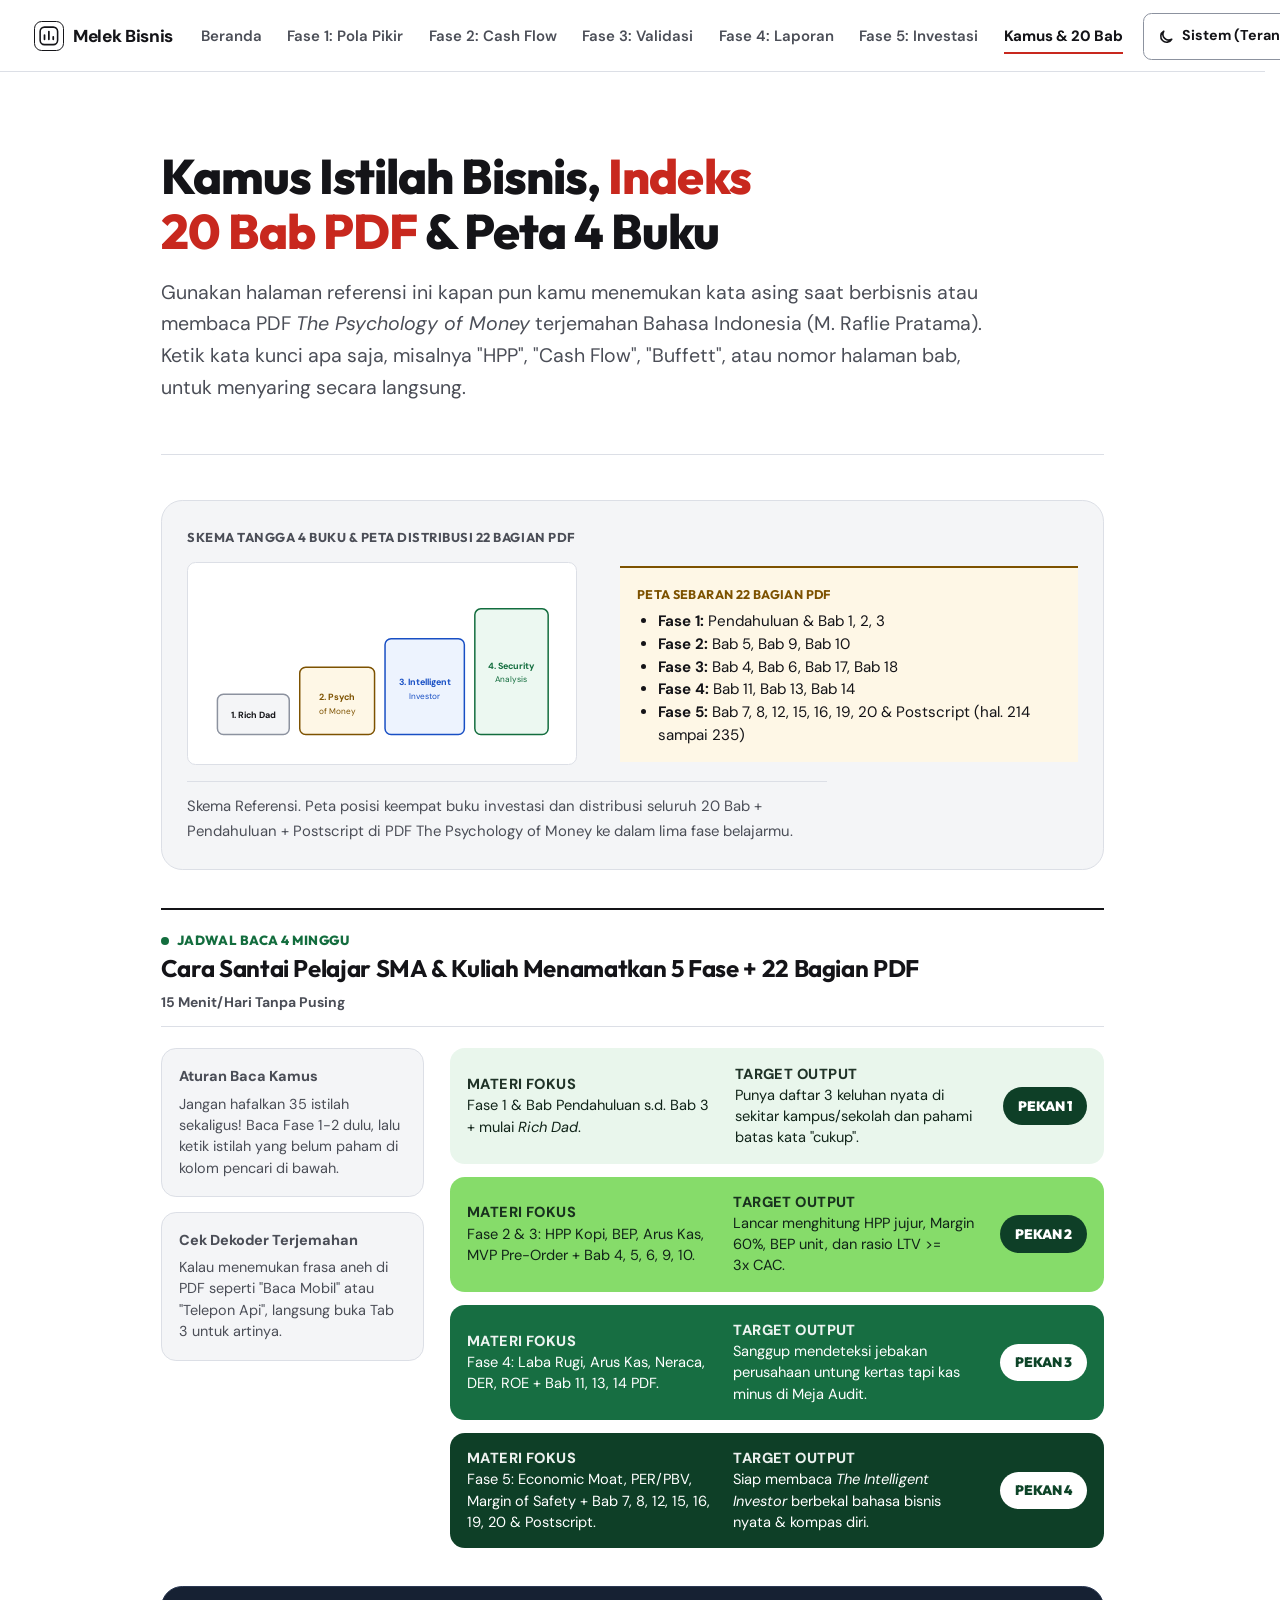
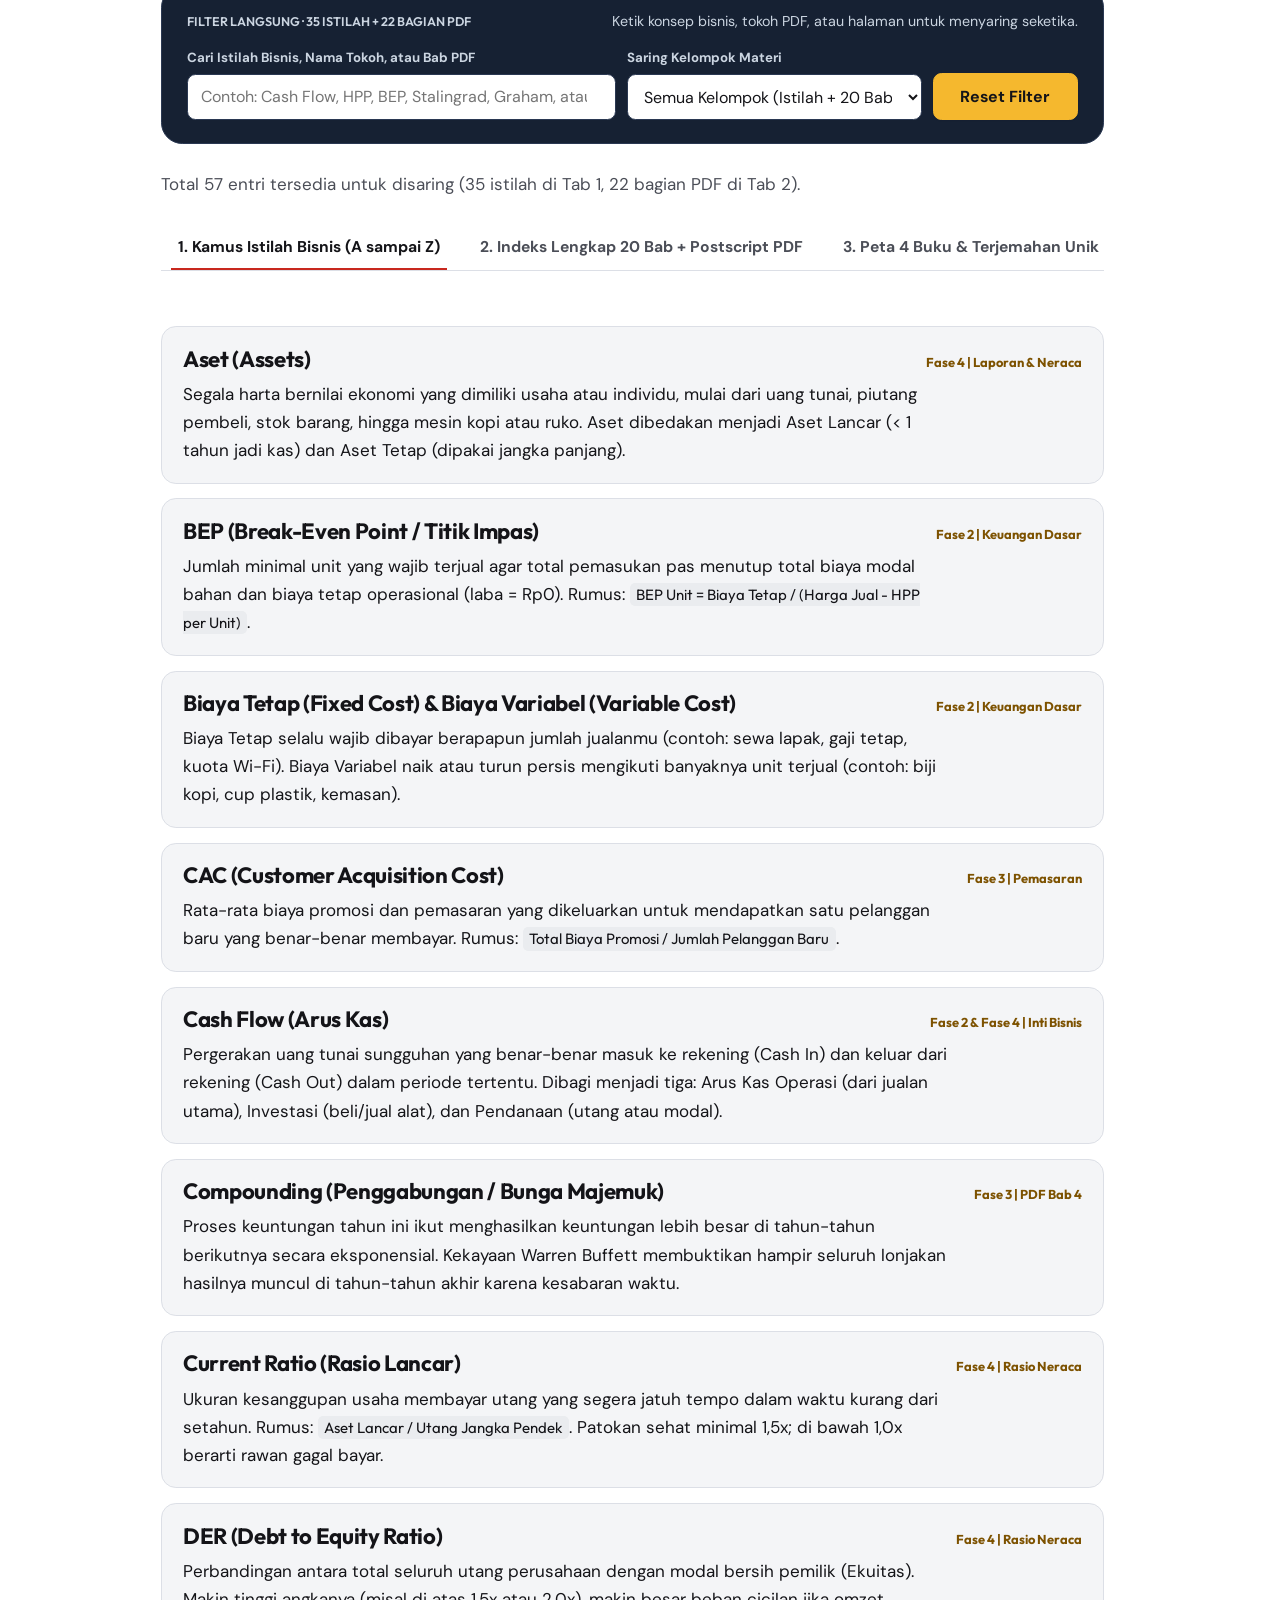
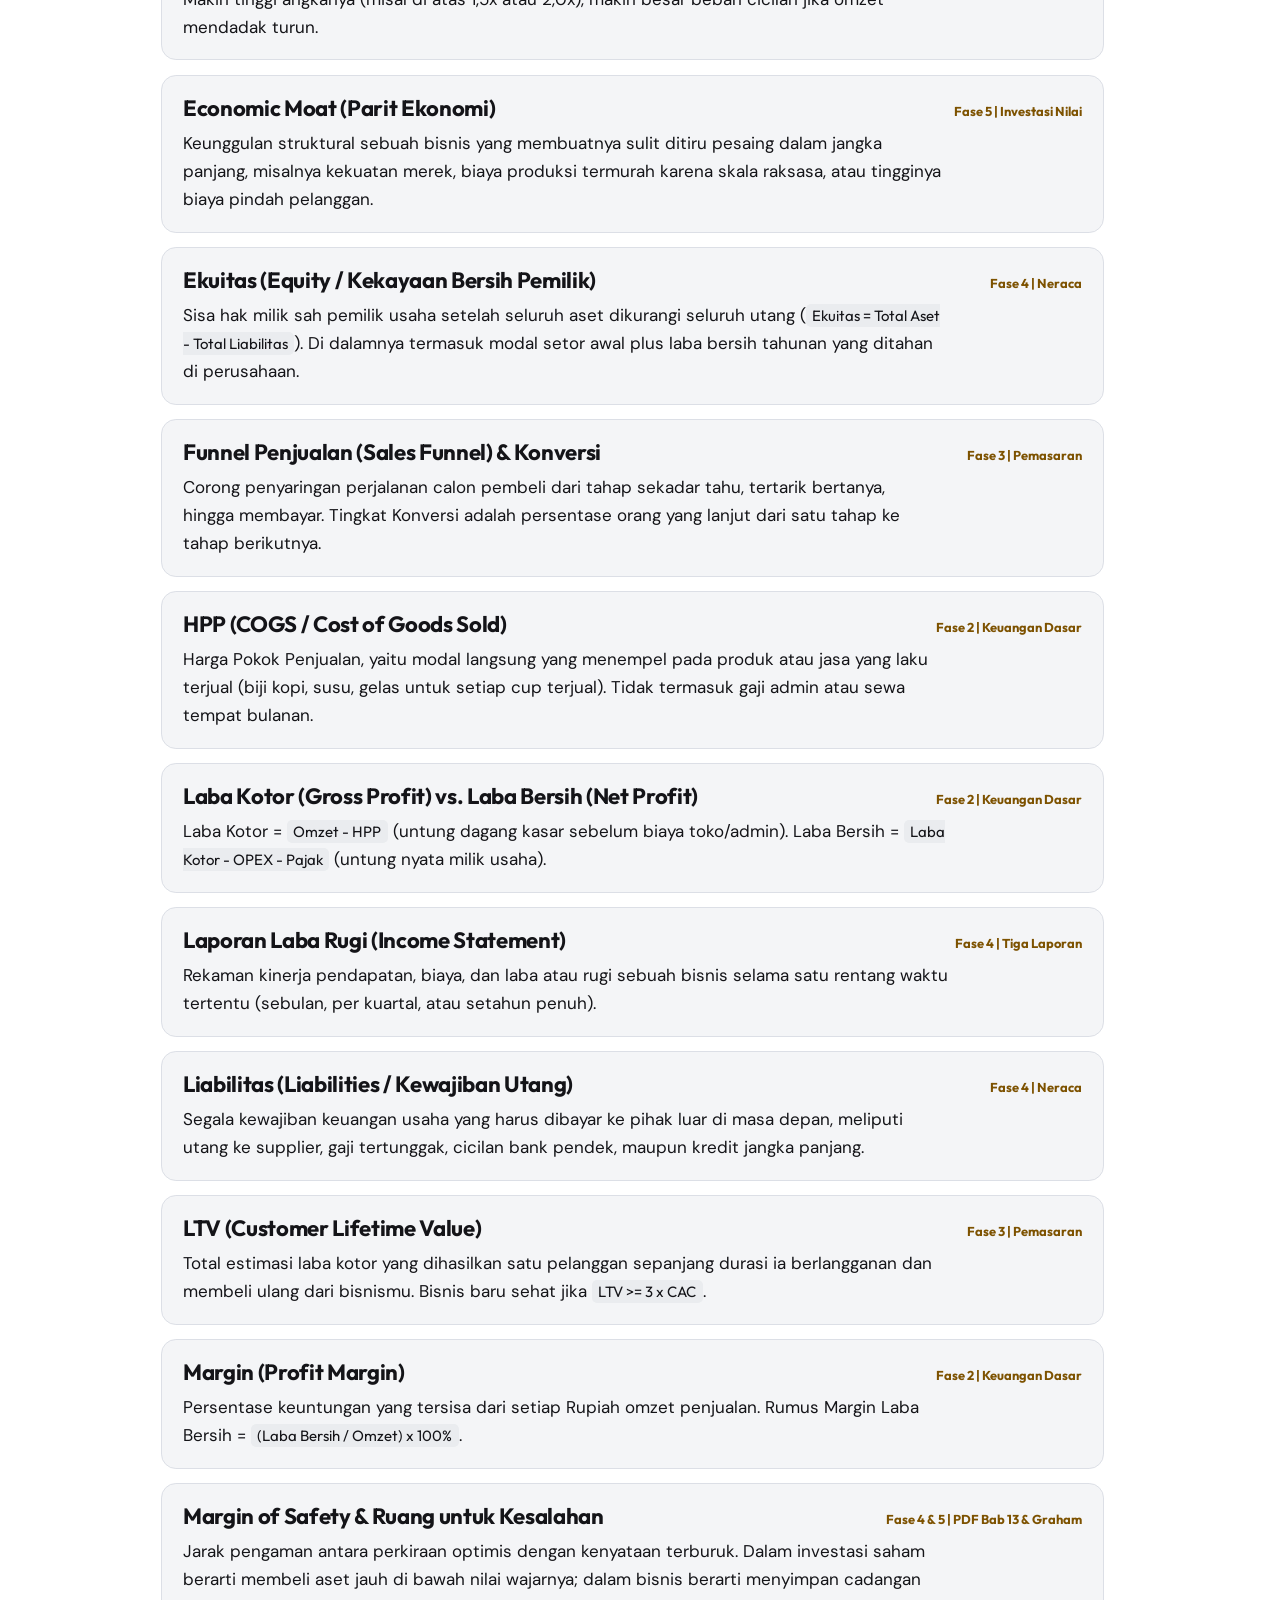
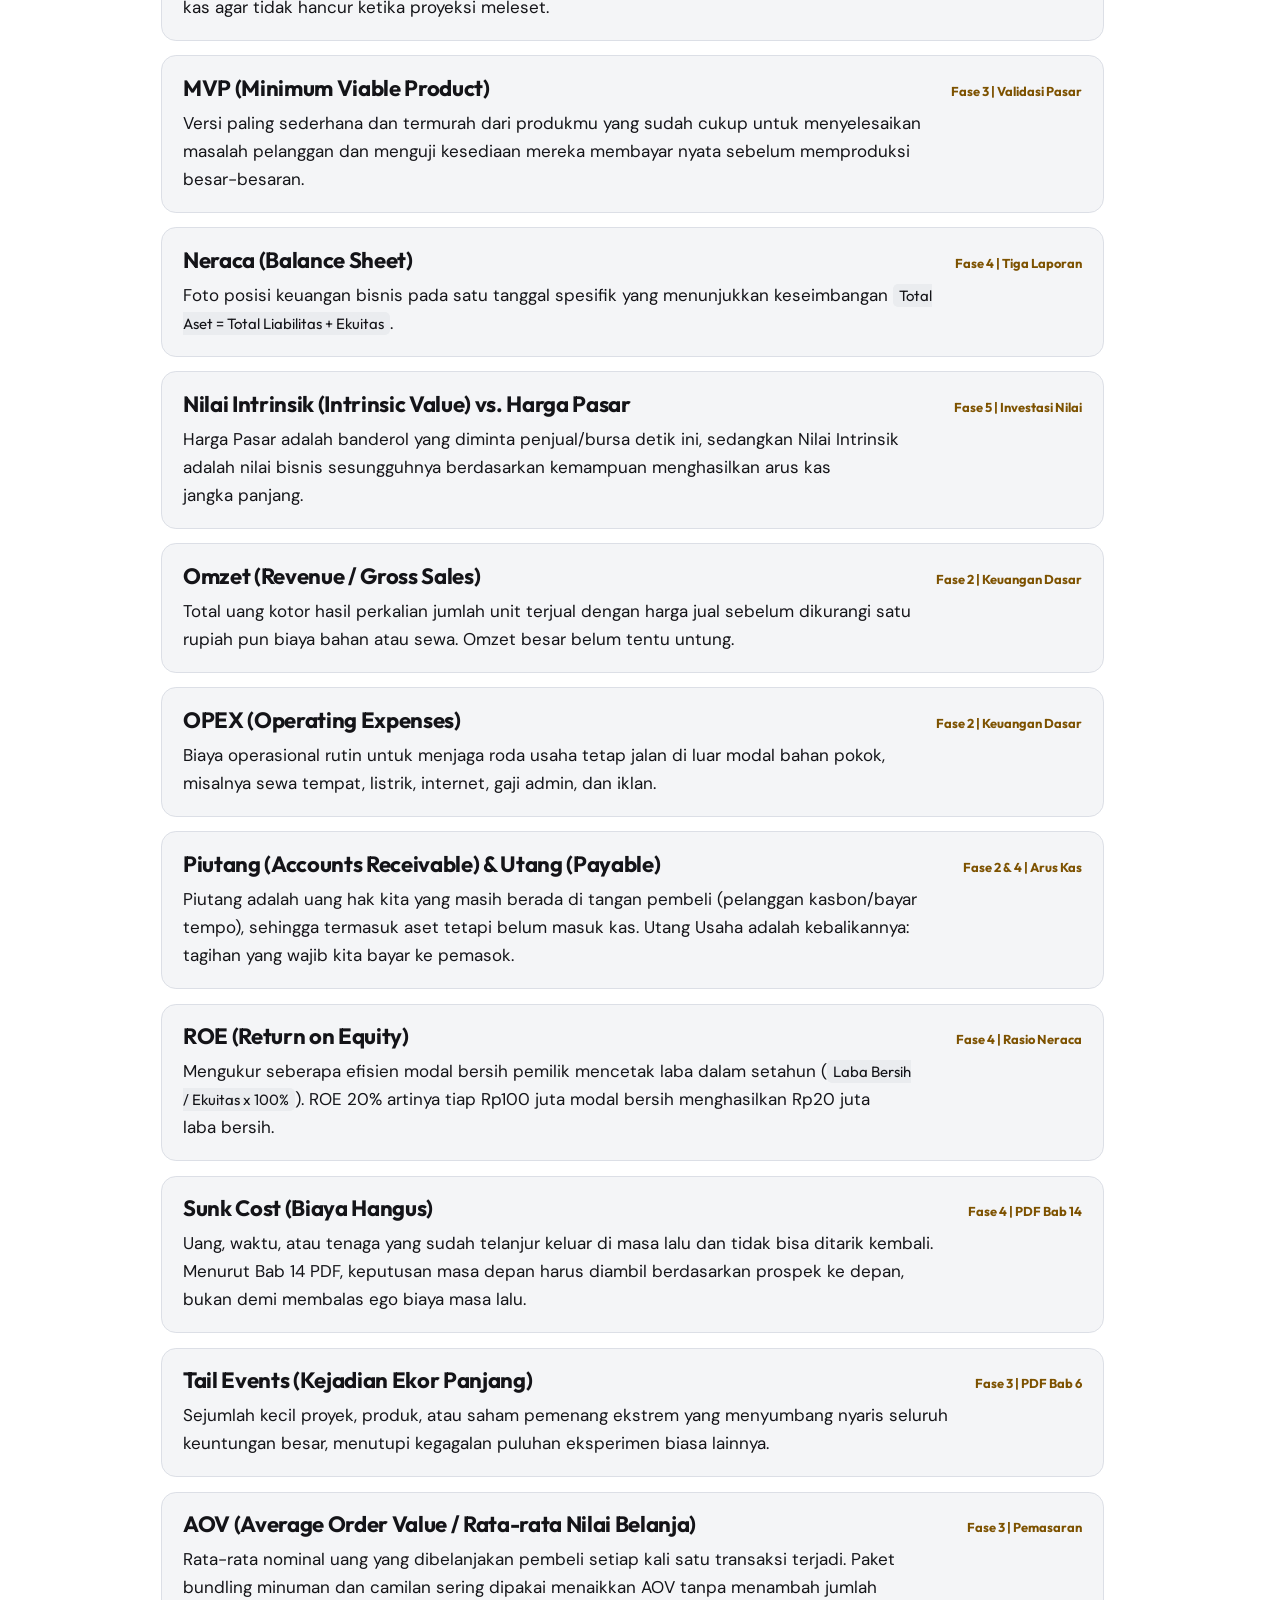
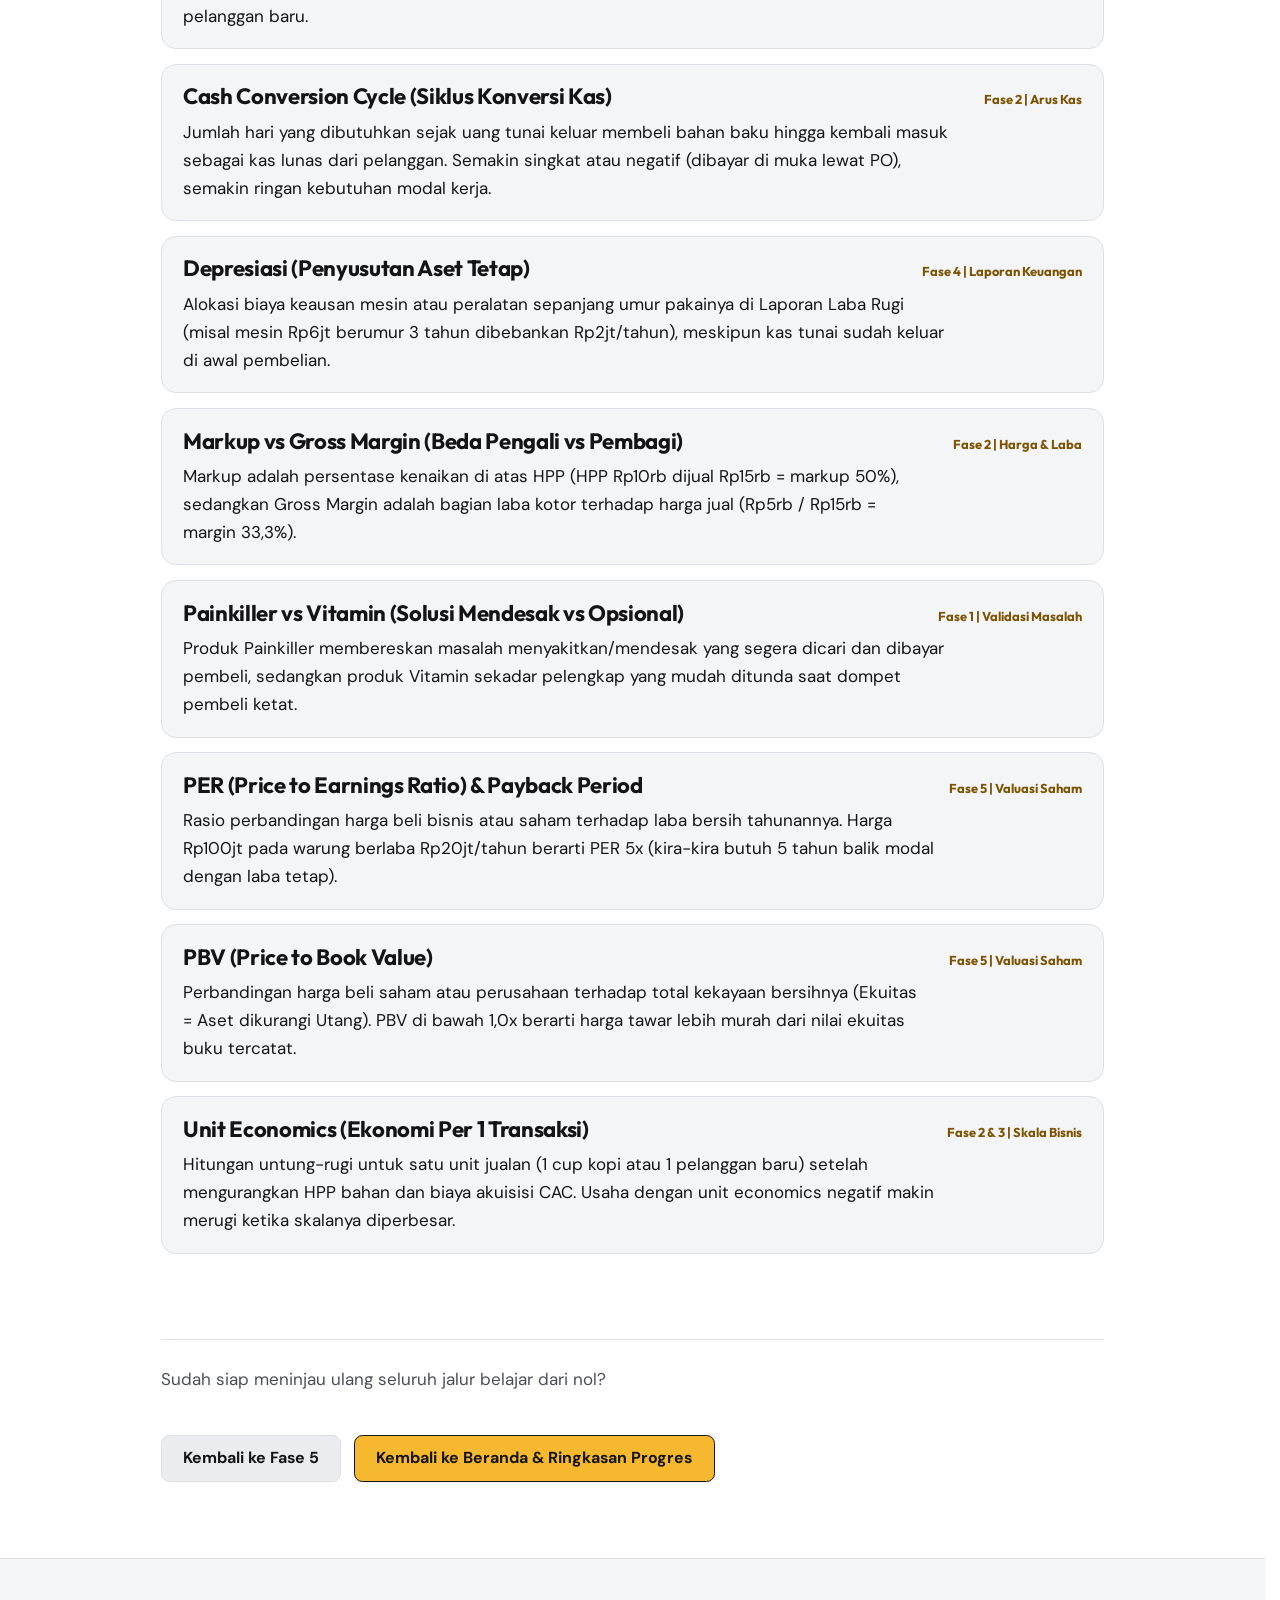
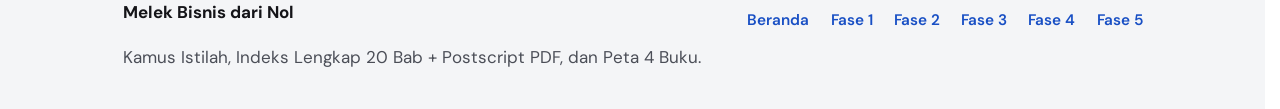
<file: kamus-pdf.html>
<!DOCTYPE html>
<html lang="id">
<head>
  <meta charset="utf-8">
  <meta name="viewport" content="width=device-width, initial-scale=1.0">
  <meta name="color-scheme" content="light dark">
  <script>
    try {
      var t = localStorage.getItem("color-scheme");
      if (t === "light" || t === "dark") {
        document.querySelector('meta[name="color-scheme"]').content = t;
        document.documentElement.setAttribute("data-theme", t);
      }
    } catch (e) {}
  </script>
  <title>Kamus Istilah Bisnis, Indeks 20 Bab PDF &amp; Peta 4 Buku | Melek Bisnis</title>
  <link rel="icon" type="image/svg+xml" href="data:image/svg+xml,%3Csvg xmlns='http://www.w3.org/2000/svg' viewBox='0 0 24 24'%3E%3Crect width='24' height='24' rx='6' fill='%23141418'/%3E%3Cpath d='M7 17v-5M12 17V7M17 17v-3' stroke='%23FFFFFF' stroke-width='2.2' stroke-linecap='round'/%3E%3C/svg%3E">
  <link rel="preconnect" href="https://fonts.googleapis.com">
  <link rel="preconnect" href="https://fonts.gstatic.com" crossorigin>
  <link rel="stylesheet" href="https://fonts.googleapis.com/css2?family=DM+Sans:ital,opsz,wght@0,9..40,400..700;1,9..40,400..700&family=Outfit:wght@600;700;800&display=optional">
  <link rel="stylesheet" href="styles.css?v=20261128e">
  <script defer src="app.js?v=20261128e"></script>
  <script type="application/ld+json">
  {
    "@context": "https://schema.org",
    "@type": "DefinedTermSet",
    "name": "Kamus Istilah Bisnis dari Nol & Indeks Lengkap 20 Bab The Psychology of Money",
    "description": "Referensi interaktif 35 istilah bisnis dan keuangan pemula, indeks lengkap 22 bagian PDF The Psychology of Money, perbandingan 4 buku utama, dan dekoder terjemahan PDF.",
    "inLanguage": "id",
    "isPartOf": {"@type": "Course", "name": "Melek Bisnis dari Nol", "url": "https://voltakyy.github.io/melek-bisnis/"}
  }
  </script>
</head>
<body>
  <a href="#main-content" class="skip-link">Langsung ke kamus dan indeks PDF</a>
  <div id="reading-progress" class="reading-progress" aria-hidden="true"></div>

  <header class="site-header">
    <div class="header-inner">
      <a class="site-logo" href="index.html">
        <svg class="brand-mark" viewBox="0 0 24 24" width="24" height="24" aria-hidden="true">
          <rect x="2" y="2" width="20" height="20" rx="5" fill="none" stroke="currentColor" stroke-width="1.8"/>
          <path d="M7 16V11M12 16V7M17 16V13" stroke="currentColor" stroke-width="2" stroke-linecap="round"/>
        </svg>
        <span>Melek Bisnis</span>
      </a>

      <div class="header-controls">
        <nav class="site-nav" aria-label="Navigasi kurikulum">
          <button class="menu-button" type="button" popovertarget="site-menu" popovertargetaction="toggle" aria-controls="site-menu" aria-expanded="false">
            <svg width="16" height="16" viewBox="0 0 16 16" aria-hidden="true">
              <path d="M2 4h12M2 8h12M2 12h12" stroke="currentColor" stroke-width="1.8" stroke-linecap="round"/>
            </svg>
            <span>Menu</span>
          </button>

          <ul id="site-menu" class="site-menu" popover="auto">
            <li><a href="index.html">Beranda</a></li>
            <li><a href="fase-1.html">Fase 1: Pola Pikir</a></li>
            <li><a href="fase-2.html">Fase 2: Cash Flow</a></li>
            <li><a href="fase-3.html">Fase 3: Validasi</a></li>
            <li><a href="fase-4.html">Fase 4: Laporan</a></li>
            <li><a href="fase-5.html">Fase 5: Investasi</a></li>
            <li><a href="kamus-pdf.html" aria-current="page">Kamus &amp; 20 Bab</a></li>
          </ul>
        </nav>

        <button id="theme-toggle" class="theme-toggle" type="button" aria-label="Ubah tema tampilan">
          <svg class="theme-icon icon-to-dark" viewBox="0 0 16 16" width="16" height="16" aria-hidden="true">
            <path d="M12.9 10.6A5.5 5.5 0 0 1 5.4 3.1a5.5 5.5 0 1 0 7.5 7.5Z" fill="none" stroke="currentColor" stroke-width="1.5" stroke-linejoin="round"/>
          </svg>
          <svg class="theme-icon icon-to-light" viewBox="0 0 16 16" width="16" height="16" aria-hidden="true">
            <circle cx="8" cy="8" r="3.2" fill="none" stroke="currentColor" stroke-width="1.5"/>
            <path d="M8 1.5v1.6M8 12.9v1.6M1.5 8h1.6M12.9 8h1.6M3.4 3.4l1.1 1.1M11.5 11.5l1.1 1.1M12.6 3.4l-1.1 1.1M4.5 11.5l-1.1 1.1" stroke="currentColor" stroke-width="1.5" stroke-linecap="round"/>
          </svg>
          <span data-theme-label>Sistem</span>
        </button>
      </div>
    </div>
  </header>

  <main id="main-content" class="page-shell" tabindex="-1">
    <header class="hero-frame">
      <h1>Kamus Istilah Bisnis, <span class="title-accent">Indeks 20 Bab PDF</span> &amp; Peta 4 Buku</h1>
      <p class="hero-lead">
        Gunakan halaman referensi ini kapan pun kamu menemukan kata asing saat berbisnis atau membaca PDF <em>The Psychology of Money</em> terjemahan Bahasa Indonesia (M. Raflie Pratama). Ketik kata kunci apa saja, misalnya "HPP", "Cash Flow", "Buffett", atau nomor halaman bab, untuk menyaring secara langsung.
      </p>
    </header>

    <figure class="diagram-plate">
      <p class="diagram-plate-kicker">SKEMA TANGGA 4 BUKU &amp; PETA DISTRIBUSI 22 BAGIAN PDF</p>
      <div class="split-reading">
        <svg viewBox="0 0 480 230" width="480" height="230" role="img" aria-labelledby="diag-kam-ladder-t diag-kam-ladder-d">
          <title id="diag-kam-ladder-t">Ilustrasi Empat Anak Tangga Buku Keuangan dari Pemula ke Analis</title>
          <desc id="diag-kam-ladder-d">Tangga naik empat langkah berturut-turut: Rich Dad, Psychology of Money, Intelligent Investor, dan Security Analysis.</desc>
          <rect width="480" height="230" fill="var(--bg-page)"/>
          <rect x="20" y="156" width="96" height="54" rx="8" fill="var(--bg-surface)" stroke="var(--border-control)" stroke-width="2"/>
          <text x="68" y="188" text-anchor="middle" fill="var(--text-primary)" font-size="12" font-weight="700">1. Rich Dad</text>

          <rect x="130" y="120" width="100" height="90" rx="8" fill="var(--titanium-tint)" stroke="var(--titanium)" stroke-width="2"/>
          <text x="180" y="164" text-anchor="middle" fill="var(--titanium)" font-size="12" font-weight="700">2. Psych</text>
          <text x="180" y="182" text-anchor="middle" fill="var(--titanium)" font-size="11">of Money</text>

          <rect x="244" y="82" width="106" height="128" rx="8" fill="var(--info-soft)" stroke="var(--info)" stroke-width="2"/>
          <text x="297" y="144" text-anchor="middle" fill="var(--info)" font-size="12" font-weight="700">3. Intelligent</text>
          <text x="297" y="162" text-anchor="middle" fill="var(--info)" font-size="11">Investor</text>

          <rect x="364" y="42" width="98" height="168" rx="8" fill="var(--pos-soft)" stroke="var(--pos)" stroke-width="2"/>
          <text x="413" y="122" text-anchor="middle" fill="var(--pos)" font-size="12" font-weight="700">4. Security</text>
          <text x="413" y="140" text-anchor="middle" fill="var(--pos)" font-size="11">Analysis</text>
        </svg>

        <div class="hybrid-flow">
          <div class="hybrid-node tone-mustard">
            <span class="hybrid-node-tag">PETA SEBARAN 22 BAGIAN PDF</span>
            <ul>
              <li><strong>Fase 1:</strong> Pendahuluan &amp; Bab 1, 2, 3</li>
              <li><strong>Fase 2:</strong> Bab 5, Bab 9, Bab 10</li>
              <li><strong>Fase 3:</strong> Bab 4, Bab 6, Bab 17, Bab 18</li>
              <li><strong>Fase 4:</strong> Bab 11, Bab 13, Bab 14</li>
              <li><strong>Fase 5:</strong> Bab 7, 8, 12, 15, 16, 19, 20 &amp; Postscript (hal. 214 sampai 235)</li>
            </ul>
          </div>
        </div>
      </div>
      <figcaption>
        Skema Referensi. Peta posisi keempat buku investasi dan distribusi seluruh 20 Bab + Pendahuluan + Postscript di PDF The Psychology of Money ke dalam lima fase belajarmu.
      </figcaption>
    </figure>

    <div class="info-sheet" aria-label="Jadwal belajar empat minggu menuntaskan seluruh kurikulum dan 20 bab PDF">
      <div class="sheet-head">
        <div class="sheet-head-left">
          <span class="sheet-kicker">JADWAL BACA 4 MINGGU</span>
          <h2>Cara Santai Pelajar SMA &amp; Kuliah Menamatkan 5 Fase + 22 Bagian PDF</h2>
        </div>
        <span class="sheet-sub">15 Menit/Hari Tanpa Pusing</span>
      </div>
      <div class="strip-grid">
        <div class="strip-aside">
          <div class="strip-note">
            <p class="strip-note-title">Aturan Baca Kamus</p>
            <p>Jangan hafalkan 35 istilah sekaligus! Baca Fase 1-2 dulu, lalu ketik istilah yang belum paham di kolom pencari di bawah.</p>
          </div>
          <div class="strip-note">
            <p class="strip-note-title">Cek Dekoder Terjemahan</p>
            <p>Kalau menemukan frasa aneh di PDF seperti "Baca Mobil" atau "Telepon Api", langsung buka Tab 3 untuk artinya.</p>
          </div>
        </div>
        <div class="strip-rows">
          <div class="strip-row">
            <div>
              <p class="strip-col-title">Materi Fokus</p>
              <p>Fase 1 &amp; Bab Pendahuluan s.d. Bab 3 + mulai <cite>Rich Dad</cite>.</p>
            </div>
            <div>
              <p class="strip-col-title">Target Output</p>
              <p>Punya daftar 3 keluhan nyata di sekitar kampus/sekolah dan pahami batas kata "cukup".</p>
            </div>
            <span class="strip-pill">PEKAN 1</span>
          </div>
          <div class="strip-row tone-2">
            <div>
              <p class="strip-col-title">Materi Fokus</p>
              <p>Fase 2 &amp; 3: HPP Kopi, BEP, Arus Kas, MVP Pre-Order + Bab 4, 5, 6, 9, 10.</p>
            </div>
            <div>
              <p class="strip-col-title">Target Output</p>
              <p>Lancar menghitung HPP jujur, Margin 60%, BEP unit, dan rasio LTV &gt;= 3x CAC.</p>
            </div>
            <span class="strip-pill">PEKAN 2</span>
          </div>
          <div class="strip-row tone-3">
            <div>
              <p class="strip-col-title">Materi Fokus</p>
              <p>Fase 4: Laba Rugi, Arus Kas, Neraca, DER, ROE + Bab 11, 13, 14 PDF.</p>
            </div>
            <div>
              <p class="strip-col-title">Target Output</p>
              <p>Sanggup mendeteksi jebakan perusahaan untung kertas tapi kas minus di Meja Audit.</p>
            </div>
            <span class="strip-pill">PEKAN 3</span>
          </div>
          <div class="strip-row tone-4">
            <div>
              <p class="strip-col-title">Materi Fokus</p>
              <p>Fase 5: Economic Moat, PER/PBV, Margin of Safety + Bab 7, 8, 12, 15, 16, 19, 20 &amp; Postscript.</p>
            </div>
            <div>
              <p class="strip-col-title">Target Output</p>
              <p>Siap membaca <cite>The Intelligent Investor</cite> berbekal bahasa bisnis nyata &amp; kompas diri.</p>
            </div>
            <span class="strip-pill">PEKAN 4</span>
          </div>
        </div>
      </div>
    </div>

    <section aria-labelledby="search-heading">
      <h2 id="search-heading" class="visually-hidden">Pencarian Kamus dan Bab PDF</h2>
      <search>
        <div class="finder-strip" aria-label="Panel pencari istilah dan bab PDF">
          <div class="finder-strip-head">
            <span class="dark-pill-bar-sub">FILTER LANGSUNG · 35 ISTILAH + 22 BAGIAN PDF</span>
            <span class="finder-strip-sub">Ketik konsep bisnis, tokoh PDF, atau halaman untuk menyaring seketika.</span>
          </div>
          <div class="finder-form">
            <div>
              <label for="glossary-search">Cari Istilah Bisnis, Nama Tokoh, atau Bab PDF</label>
              <input id="glossary-search" class="text-input" type="search" placeholder="Contoh: Cash Flow, HPP, BEP, Stalingrad, Graham, atau hal. 55...">
            </div>

            <div>
              <label for="glossary-category">Saring Kelompok Materi</label>
              <select id="glossary-category" class="select-input">
                <option value="all">Semua Kelompok (Istilah + 20 Bab PDF)</option>
                <option value="keuangan">Keuangan Dasar &amp; Arus Kas</option>
                <option value="pemasaran">Validasi Pasar &amp; Unit Ekonomi</option>
                <option value="laporan">Tiga Laporan &amp; Rasio Neraca</option>
                <option value="investasi">Nilai, Moat &amp; Investasi</option>
                <option value="bab-pdf">Indeks 20 Bab + Postscript PDF</option>
              </select>
            </div>

            <button id="glossary-reset" class="btn btn-primary" type="button">Reset Filter</button>
          </div>
        </div>
      </search>
      <p id="glossary-count" class="muted" aria-live="polite"></p>
      <div id="glossary-tab-notice" class="status-banner is-neutral" hidden aria-live="polite"></div>

      <div id="glossary-empty" class="empty-state" hidden>
        <p><strong>Tidak ada entri yang cocok dengan kata kunci tersebut.</strong></p>
        <p class="muted">Coba kata kunci yang lebih pendek (misal: "laba", "modal", "risiko", "utang", "buffett") atau reset penyaring kategori.</p>
        <div class="hero-actions">
          <button id="glossary-empty-reset" class="btn btn-primary" type="button">Tampilkan Semua Entri</button>
        </div>
      </div>
    </section>

    <div class="tablist-scroll" role="tablist" aria-label="Pilih bagian referensi">
      <button type="button" role="tab" id="tab-kamus" aria-selected="true" tabindex="0">1. Kamus Istilah Bisnis (A sampai Z)</button>
      <button type="button" role="tab" id="tab-pdf" aria-selected="false" tabindex="-1">2. Indeks Lengkap 20 Bab + Postscript PDF</button>
      <button type="button" role="tab" id="tab-buku" aria-selected="false" tabindex="-1">3. Peta 4 Buku &amp; Terjemahan Unik PDF</button>
    </div>

    <div id="panel-kamus" role="tabpanel" aria-labelledby="tab-kamus">
      <div class="tab-panel-inner">
        <div class="term-list">
          <article class="term-entry" data-filter-item data-category="laporan">
            <div class="term-entry-head">
              <h3>Aset (<span lang="en">Assets</span>)</h3>
              <span class="term-tag">Fase 4 | Laporan &amp; Neraca</span>
            </div>
            <p>Segala harta bernilai ekonomi yang dimiliki usaha atau individu, mulai dari uang tunai, piutang pembeli, stok barang, hingga mesin kopi atau ruko. Aset dibedakan menjadi Aset Lancar (&lt; 1 tahun jadi kas) dan Aset Tetap (dipakai jangka panjang).</p>
          </article>

          <article class="term-entry" data-filter-item data-category="keuangan">
            <div class="term-entry-head">
              <h3>BEP (<span lang="en">Break-Even Point</span> / Titik Impas)</h3>
              <span class="term-tag">Fase 2 | Keuangan Dasar</span>
            </div>
            <p>Jumlah minimal unit yang wajib terjual agar total pemasukan pas menutup total biaya modal bahan dan biaya tetap operasional (laba = Rp0). Rumus: <code>BEP Unit = Biaya Tetap / (Harga Jual - HPP per Unit)</code>.</p>
          </article>

          <article class="term-entry" data-filter-item data-category="keuangan">
            <div class="term-entry-head">
              <h3>Biaya Tetap (<span lang="en">Fixed Cost</span>) &amp; Biaya Variabel (<span lang="en">Variable Cost</span>)</h3>
              <span class="term-tag">Fase 2 | Keuangan Dasar</span>
            </div>
            <p>Biaya Tetap selalu wajib dibayar berapapun jumlah jualanmu (contoh: sewa lapak, gaji tetap, kuota Wi-Fi). Biaya Variabel naik atau turun persis mengikuti banyaknya unit terjual (contoh: biji kopi, cup plastik, kemasan).</p>
          </article>

          <article class="term-entry" data-filter-item data-category="pemasaran">
            <div class="term-entry-head">
              <h3>CAC (<span lang="en">Customer Acquisition Cost</span>)</h3>
              <span class="term-tag">Fase 3 | Pemasaran</span>
            </div>
            <p>Rata-rata biaya promosi dan pemasaran yang dikeluarkan untuk mendapatkan satu pelanggan baru yang benar-benar membayar. Rumus: <code>Total Biaya Promosi / Jumlah Pelanggan Baru</code>.</p>
          </article>

          <article class="term-entry" data-filter-item data-category="keuangan">
            <div class="term-entry-head">
              <h3>Cash Flow (Arus Kas)</h3>
              <span class="term-tag">Fase 2 &amp; Fase 4 | Inti Bisnis</span>
            </div>
            <p>Pergerakan uang tunai sungguhan yang benar-benar masuk ke rekening (<span lang="en">Cash In</span>) dan keluar dari rekening (<span lang="en">Cash Out</span>) dalam periode tertentu. Dibagi menjadi tiga: Arus Kas Operasi (dari jualan utama), Investasi (beli/jual alat), dan Pendanaan (utang atau modal).</p>
          </article>

          <article class="term-entry" data-filter-item data-category="investasi">
            <div class="term-entry-head">
              <h3>Compounding (Penggabungan / Bunga Majemuk)</h3>
              <span class="term-tag">Fase 3 | PDF Bab 4</span>
            </div>
            <p>Proses keuntungan tahun ini ikut menghasilkan keuntungan lebih besar di tahun-tahun berikutnya secara eksponensial. Kekayaan Warren Buffett membuktikan hampir seluruh lonjakan hasilnya muncul di tahun-tahun akhir karena kesabaran waktu.</p>
          </article>

          <article class="term-entry" data-filter-item data-category="laporan">
            <div class="term-entry-head">
              <h3>Current Ratio (Rasio Lancar)</h3>
              <span class="term-tag">Fase 4 | Rasio Neraca</span>
            </div>
            <p>Ukuran kesanggupan usaha membayar utang yang segera jatuh tempo dalam waktu kurang dari setahun. Rumus: <code>Aset Lancar / Utang Jangka Pendek</code>. Patokan sehat minimal 1,5x; di bawah 1,0x berarti rawan gagal bayar.</p>
          </article>

          <article class="term-entry" data-filter-item data-category="laporan">
            <div class="term-entry-head">
              <h3>DER (<span lang="en">Debt to Equity Ratio</span>)</h3>
              <span class="term-tag">Fase 4 | Rasio Neraca</span>
            </div>
            <p>Perbandingan antara total seluruh utang perusahaan dengan modal bersih pemilik (Ekuitas). Makin tinggi angkanya (misal di atas 1,5x atau 2,0x), makin besar beban cicilan jika omzet mendadak turun.</p>
          </article>

          <article class="term-entry" data-filter-item data-category="investasi">
            <div class="term-entry-head">
              <h3>Economic Moat (Parit Ekonomi)</h3>
              <span class="term-tag">Fase 5 | Investasi Nilai</span>
            </div>
            <p>Keunggulan struktural sebuah bisnis yang membuatnya sulit ditiru pesaing dalam jangka panjang, misalnya kekuatan merek, biaya produksi termurah karena skala raksasa, atau tingginya biaya pindah pelanggan.</p>
          </article>

          <article class="term-entry" data-filter-item data-category="laporan">
            <div class="term-entry-head">
              <h3>Ekuitas (<span lang="en">Equity</span> / Kekayaan Bersih Pemilik)</h3>
              <span class="term-tag">Fase 4 | Neraca</span>
            </div>
            <p>Sisa hak milik sah pemilik usaha setelah seluruh aset dikurangi seluruh utang (<code>Ekuitas = Total Aset - Total Liabilitas</code>). Di dalamnya termasuk modal setor awal plus laba bersih tahunan yang ditahan di perusahaan.</p>
          </article>

          <article class="term-entry" data-filter-item data-category="pemasaran">
            <div class="term-entry-head">
              <h3>Funnel Penjualan (<span lang="en">Sales Funnel</span>) &amp; Konversi</h3>
              <span class="term-tag">Fase 3 | Pemasaran</span>
            </div>
            <p>Corong penyaringan perjalanan calon pembeli dari tahap sekadar tahu, tertarik bertanya, hingga membayar. Tingkat Konversi adalah persentase orang yang lanjut dari satu tahap ke tahap berikutnya.</p>
          </article>

          <article class="term-entry" data-filter-item data-category="keuangan">
            <div class="term-entry-head">
              <h3>HPP (<span lang="en">COGS / Cost of Goods Sold</span>)</h3>
              <span class="term-tag">Fase 2 | Keuangan Dasar</span>
            </div>
            <p>Harga Pokok Penjualan, yaitu modal langsung yang menempel pada produk atau jasa yang laku terjual (biji kopi, susu, gelas untuk setiap cup terjual). Tidak termasuk gaji admin atau sewa tempat bulanan.</p>
          </article>

          <article class="term-entry" data-filter-item data-category="keuangan">
            <div class="term-entry-head">
              <h3>Laba Kotor (<span lang="en">Gross Profit</span>) vs. Laba Bersih (<span lang="en">Net Profit</span>)</h3>
              <span class="term-tag">Fase 2 | Keuangan Dasar</span>
            </div>
            <p>Laba Kotor = <code>Omzet - HPP</code> (untung dagang kasar sebelum biaya toko/admin). Laba Bersih = <code>Laba Kotor - OPEX - Pajak</code> (untung nyata milik usaha).</p>
          </article>

          <article class="term-entry" data-filter-item data-category="laporan">
            <div class="term-entry-head">
              <h3>Laporan Laba Rugi (<span lang="en">Income Statement</span>)</h3>
              <span class="term-tag">Fase 4 | Tiga Laporan</span>
            </div>
            <p>Rekaman kinerja pendapatan, biaya, dan laba atau rugi sebuah bisnis selama satu rentang waktu tertentu (sebulan, per kuartal, atau setahun penuh).</p>
          </article>

          <article class="term-entry" data-filter-item data-category="laporan">
            <div class="term-entry-head">
              <h3>Liabilitas (<span lang="en">Liabilities</span> / Kewajiban Utang)</h3>
              <span class="term-tag">Fase 4 | Neraca</span>
            </div>
            <p>Segala kewajiban keuangan usaha yang harus dibayar ke pihak luar di masa depan, meliputi utang ke supplier, gaji tertunggak, cicilan bank pendek, maupun kredit jangka panjang.</p>
          </article>

          <article class="term-entry" data-filter-item data-category="pemasaran">
            <div class="term-entry-head">
              <h3>LTV (<span lang="en">Customer Lifetime Value</span>)</h3>
              <span class="term-tag">Fase 3 | Pemasaran</span>
            </div>
            <p>Total estimasi laba kotor yang dihasilkan satu pelanggan sepanjang durasi ia berlangganan dan membeli ulang dari bisnismu. Bisnis baru sehat jika <code>LTV &gt;= 3 x CAC</code>.</p>
          </article>

          <article class="term-entry" data-filter-item data-category="keuangan">
            <div class="term-entry-head">
              <h3>Margin (<span lang="en">Profit Margin</span>)</h3>
              <span class="term-tag">Fase 2 | Keuangan Dasar</span>
            </div>
            <p>Persentase keuntungan yang tersisa dari setiap Rupiah omzet penjualan. Rumus Margin Laba Bersih = <code>(Laba Bersih / Omzet) x 100%</code>.</p>
          </article>

          <article class="term-entry" data-filter-item data-category="investasi">
            <div class="term-entry-head">
              <h3>Margin of Safety &amp; Ruang untuk Kesalahan</h3>
              <span class="term-tag">Fase 4 &amp; 5 | PDF Bab 13 &amp; Graham</span>
            </div>
            <p>Jarak pengaman antara perkiraan optimis dengan kenyataan terburuk. Dalam investasi saham berarti membeli aset jauh di bawah nilai wajarnya; dalam bisnis berarti menyimpan cadangan kas agar tidak hancur ketika proyeksi meleset.</p>
          </article>

          <article class="term-entry" data-filter-item data-category="pemasaran">
            <div class="term-entry-head">
              <h3>MVP (<span lang="en">Minimum Viable Product</span>)</h3>
              <span class="term-tag">Fase 3 | Validasi Pasar</span>
            </div>
            <p>Versi paling sederhana dan termurah dari produkmu yang sudah cukup untuk menyelesaikan masalah pelanggan dan menguji kesediaan mereka membayar nyata sebelum memproduksi besar-besaran.</p>
          </article>

          <article class="term-entry" data-filter-item data-category="laporan">
            <div class="term-entry-head">
              <h3>Neraca (<span lang="en">Balance Sheet</span>)</h3>
              <span class="term-tag">Fase 4 | Tiga Laporan</span>
            </div>
            <p>Foto posisi keuangan bisnis pada satu tanggal spesifik yang menunjukkan keseimbangan <code>Total Aset = Total Liabilitas + Ekuitas</code>.</p>
          </article>

          <article class="term-entry" data-filter-item data-category="investasi">
            <div class="term-entry-head">
              <h3>Nilai Intrinsik (<span lang="en">Intrinsic Value</span>) vs. Harga Pasar</h3>
              <span class="term-tag">Fase 5 | Investasi Nilai</span>
            </div>
            <p>Harga Pasar adalah banderol yang diminta penjual/bursa detik ini, sedangkan Nilai Intrinsik adalah nilai bisnis sesungguhnya berdasarkan kemampuan menghasilkan arus kas jangka panjang.</p>
          </article>

          <article class="term-entry" data-filter-item data-category="keuangan">
            <div class="term-entry-head">
              <h3>Omzet (<span lang="en">Revenue / Gross Sales</span>)</h3>
              <span class="term-tag">Fase 2 | Keuangan Dasar</span>
            </div>
            <p>Total uang kotor hasil perkalian jumlah unit terjual dengan harga jual sebelum dikurangi satu rupiah pun biaya bahan atau sewa. Omzet besar belum tentu untung.</p>
          </article>

          <article class="term-entry" data-filter-item data-category="keuangan">
            <div class="term-entry-head">
              <h3>OPEX (<span lang="en">Operating Expenses</span>)</h3>
              <span class="term-tag">Fase 2 | Keuangan Dasar</span>
            </div>
            <p>Biaya operasional rutin untuk menjaga roda usaha tetap jalan di luar modal bahan pokok, misalnya sewa tempat, listrik, internet, gaji admin, dan iklan.</p>
          </article>

          <article class="term-entry" data-filter-item data-category="keuangan">
            <div class="term-entry-head">
              <h3>Piutang (<span lang="en">Accounts Receivable</span>) &amp; Utang (<span lang="en">Payable</span>)</h3>
              <span class="term-tag">Fase 2 &amp; 4 | Arus Kas</span>
            </div>
            <p>Piutang adalah uang hak kita yang masih berada di tangan pembeli (pelanggan kasbon/bayar tempo), sehingga termasuk aset tetapi belum masuk kas. Utang Usaha adalah kebalikannya: tagihan yang wajib kita bayar ke pemasok.</p>
          </article>

          <article class="term-entry" data-filter-item data-category="laporan">
            <div class="term-entry-head">
              <h3>ROE (<span lang="en">Return on Equity</span>)</h3>
              <span class="term-tag">Fase 4 | Rasio Neraca</span>
            </div>
            <p>Mengukur seberapa efisien modal bersih pemilik mencetak laba dalam setahun (<code>Laba Bersih / Ekuitas x 100%</code>). ROE 20% artinya tiap Rp100 juta modal bersih menghasilkan Rp20 juta laba bersih.</p>
          </article>

          <article class="term-entry" data-filter-item data-category="investasi">
            <div class="term-entry-head">
              <h3>Sunk Cost (Biaya Hangus)</h3>
              <span class="term-tag">Fase 4 | PDF Bab 14</span>
            </div>
            <p>Uang, waktu, atau tenaga yang sudah telanjur keluar di masa lalu dan tidak bisa ditarik kembali. Menurut Bab 14 PDF, keputusan masa depan harus diambil berdasarkan prospek ke depan, bukan demi membalas ego biaya masa lalu.</p>
          </article>

          <article class="term-entry" data-filter-item data-category="investasi">
            <div class="term-entry-head">
              <h3>Tail Events (Kejadian Ekor Panjang)</h3>
              <span class="term-tag">Fase 3 | PDF Bab 6</span>
            </div>
            <p>Sejumlah kecil proyek, produk, atau saham pemenang ekstrem yang menyumbang nyaris seluruh keuntungan besar, menutupi kegagalan puluhan eksperimen biasa lainnya.</p>
          </article>

          <article class="term-entry" data-filter-item data-category="pemasaran">
            <div class="term-entry-head">
              <h3>AOV (<span lang="en">Average Order Value</span> / Rata-rata Nilai Belanja)</h3>
              <span class="term-tag">Fase 3 | Pemasaran</span>
            </div>
            <p>Rata-rata nominal uang yang dibelanjakan pembeli setiap kali satu transaksi terjadi. Paket bundling minuman dan camilan sering dipakai menaikkan AOV tanpa menambah jumlah pelanggan baru.</p>
          </article>

          <article class="term-entry" data-filter-item data-category="keuangan">
            <div class="term-entry-head">
              <h3>Cash Conversion Cycle (Siklus Konversi Kas)</h3>
              <span class="term-tag">Fase 2 | Arus Kas</span>
            </div>
            <p>Jumlah hari yang dibutuhkan sejak uang tunai keluar membeli bahan baku hingga kembali masuk sebagai kas lunas dari pelanggan. Semakin singkat atau negatif (dibayar di muka lewat PO), semakin ringan kebutuhan modal kerja.</p>
          </article>

          <article class="term-entry" data-filter-item data-category="laporan">
            <div class="term-entry-head">
              <h3>Depresiasi (Penyusutan Aset Tetap)</h3>
              <span class="term-tag">Fase 4 | Laporan Keuangan</span>
            </div>
            <p>Alokasi biaya keausan mesin atau peralatan sepanjang umur pakainya di Laporan Laba Rugi (misal mesin Rp6jt berumur 3 tahun dibebankan Rp2jt/tahun), meskipun kas tunai sudah keluar di awal pembelian.</p>
          </article>

          <article class="term-entry" data-filter-item data-category="keuangan">
            <div class="term-entry-head">
              <h3>Markup vs Gross Margin (Beda Pengali vs Pembagi)</h3>
              <span class="term-tag">Fase 2 | Harga &amp; Laba</span>
            </div>
            <p>Markup adalah persentase kenaikan di atas HPP (HPP Rp10rb dijual Rp15rb = markup 50%), sedangkan Gross Margin adalah bagian laba kotor terhadap harga jual (Rp5rb / Rp15rb = margin 33,3%).</p>
          </article>

          <article class="term-entry" data-filter-item data-category="pemasaran">
            <div class="term-entry-head">
              <h3>Painkiller vs Vitamin (Solusi Mendesak vs Opsional)</h3>
              <span class="term-tag">Fase 1 | Validasi Masalah</span>
            </div>
            <p>Produk Painkiller membereskan masalah menyakitkan/mendesak yang segera dicari dan dibayar pembeli, sedangkan produk Vitamin sekadar pelengkap yang mudah ditunda saat dompet pembeli ketat.</p>
          </article>

          <article class="term-entry" data-filter-item data-category="investasi">
            <div class="term-entry-head">
              <h3>PER (<span lang="en">Price to Earnings Ratio</span>) &amp; Payback Period</h3>
              <span class="term-tag">Fase 5 | Valuasi Saham</span>
            </div>
            <p>Rasio perbandingan harga beli bisnis atau saham terhadap laba bersih tahunannya. Harga Rp100jt pada warung berlaba Rp20jt/tahun berarti PER 5x (kira-kira butuh 5 tahun balik modal dengan laba tetap).</p>
          </article>

          <article class="term-entry" data-filter-item data-category="investasi">
            <div class="term-entry-head">
              <h3>PBV (<span lang="en">Price to Book Value</span>)</h3>
              <span class="term-tag">Fase 5 | Valuasi Saham</span>
            </div>
            <p>Perbandingan harga beli saham atau perusahaan terhadap total kekayaan bersihnya (Ekuitas = Aset dikurangi Utang). PBV di bawah 1,0x berarti harga tawar lebih murah dari nilai ekuitas buku tercatat.</p>
          </article>

          <article class="term-entry" data-filter-item data-category="pemasaran">
            <div class="term-entry-head">
              <h3>Unit Economics (Ekonomi Per 1 Transaksi)</h3>
              <span class="term-tag">Fase 2 &amp; 3 | Skala Bisnis</span>
            </div>
            <p>Hitungan untung-rugi untuk satu unit jualan (1 cup kopi atau 1 pelanggan baru) setelah mengurangkan HPP bahan dan biaya akuisisi CAC. Usaha dengan unit economics negatif makin merugi ketika skalanya diperbesar.</p>
          </article>
        </div>
      </div>
    </div>

    <div id="panel-pdf" role="tabpanel" aria-labelledby="tab-pdf" hidden="until-found">
      <div class="tab-panel-inner">
        <div class="term-list">
          <article class="term-entry" data-filter-item data-category="bab-pdf">
            <div class="term-entry-head">
              <h3>Pendahuluan: Pertunjukan Terhebat di Bumi</h3>
              <span class="term-tag">PDF Hal. 11 sampai 23 | Dibahas di Fase 1</span>
            </div>
            <p>Kisah eksekutif router Wi-Fi yang membuang koin emas ke laut lalu bangkrut, serta kontras petugas pom bensin Ronald Read (di PDF diterjemahkan "Baca", wafat mewariskan $8 juta termasuk $6 juta amal) vs lulusan Harvard Richard Fuscone yang bangkrut 2008. Buat pelajar SMA &amp; kuliah: pintar hitung-hitungan tidak otomatis bikin kaya kalau perilaku emosional dan utangnya kacau.</p>
          </article>

          <article class="term-entry" data-filter-item data-category="bab-pdf">
            <div class="term-entry-head">
              <h3>Bab 1: Tidak Ada yang Gila</h3>
              <span class="term-tag">PDF Hal. 24 sampai 35 | Dibahas di Fase 1</span>
            </div>
            <p>Riset Malmendier &amp; Nagel (hal. 21): kondisi ekonomi saat kamu remaja dan 20-an (~0,00000001% sejarah dunia) membentuk 80% nyalimu soal uang (kontras JFK yang kaya saat Depresi 1930-an vs keluarga miskin, serta warga miskin belanja lotere $412/thn untuk membeli "mimpi"). Buat pelajar &amp; kuliah: wajar jika sikap temanmu soal jajan, menabung, atau gacha berbeda karena cerita masa kecil kalian berbeda.</p>
          </article>

          <article class="term-entry" data-filter-item data-category="bab-pdf">
            <div class="term-entry-head">
              <h3>Bab 2: Keberuntungan &amp; Risiko</h3>
              <span class="term-tag">PDF Hal. 36 sampai 45 | Dibahas di Fase 1</span>
            </div>
            <p>Bill Gates di SMA Lakeside (1 dari 303 juta anak seusianya tahun 1968 dengan komputer bazar $3.000) vs sahabatnya Kent Evans yang wafat kecelakaan gunung sebelum lulus SMA; plus Cornelius Vanderbilt &amp; John D. Rockefeller. Buat anak sekolah &amp; kuliah: jangan meniru membabi buta satu orang superkaya yang sedang hoki, tirulah pola umum yang aman dan bisa diulang.</p>
          </article>

          <article class="term-entry" data-filter-item data-category="bab-pdf">
            <div class="term-entry-head">
              <h3>Bab 3: Tidak Pernah Cukup</h3>
              <span class="term-tag">PDF Hal. 46 sampai 51 | Dibahas di Fase 1</span>
            </div>
            <p>Rajat Gupta ($100 juta, penjara usai membocorkan rahasia Goldman Sachs 16 detik) dan Bernie Madoff ($25jt-$50jt/tahun legal tapi tetap menipu) runtuh karena terus menggeser tiang gawang status sosial. Buat anak SMA &amp; kuliah: tetapkan batas "cukup" dan jangan mempertaruhkan reputasi, nilai kuliah, serta tidur tenangmu hanya demi pamer di tongkrongan.</p>
          </article>

          <article class="term-entry" data-filter-item data-category="bab-pdf">
            <div class="term-entry-head">
              <h3>Bab 4: Menggabungkan yang Membingungkan (Compounding)</h3>
              <span class="term-tag">PDF Hal. 52 sampai 59 | Dibahas di Fase 3</span>
            </div>
            <p>Analogi Zaman Es ilmuwan Serbia Milutin Milankovic (salju musim panas yang sejuk menumpuk ribuan tahun), IBM hard drive 3,5 MB ke 100 juta MB, dan Warren Buffett ($81,5M dari $84,5M lahir setelah usia 65 karena start sejak umur 10) vs Jim Simons (66%/thn tetapi telat mulai di usia 50, kekayaan 75% lebih kecil). Buatmu yang masih remaja/kuliah: start kecil tapi rutin hari ini jauh mengalahkan modal raksasa yang dimulai umur 45.</p>
          </article>

          <article class="term-entry" data-filter-item data-category="bab-pdf">
            <div class="term-entry-head">
              <h3>Bab 5: Menjadi Kaya vs. Tetap Kaya</h3>
              <span class="term-tag">PDF Hal. 60 sampai 72 | Dibahas di Fase 2</span>
            </div>
            <p>Kontras 29 Oktober 1929: Abraham Germansky hilang bangkrut dan Jesse Livermore meraih $3 miliar dalam sehari lalu tetap bangkrut 1933 karena nekat tanpa rem; plus Rick Guerin tersingkir oleh utang margin dari duo Buffett-Munger. Pelajarannya: cari cuan butuh berani, tetapi bertahan tetap aman butuh hemat, kas tunai, dan sedikit rasa paranoid.</p>
          </article>

          <article class="term-entry" data-filter-item data-category="bab-pdf">
            <div class="term-entry-head">
              <h3>Bab 6: Ekor, Anda Menang (Tails, You Win)</h3>
              <span class="term-tag">PDF Hal. 73 sampai 85 | Dibahas di Fase 3</span>
            </div>
            <p>Kolektor Heinz Berggruen (1% Picasso menutup 99% lukisan biasa), Walt Disney (400 kartun rugi sebelum Putri Salju $8jt 1938), Amazon Fire Phone gagal tertolong Prime &amp; AWS, riset Correlation Ventures (65% rugi), Russell 3000 (7% saham juara), dan Chris Rock menguji materi di 40-50 klub kecil. Pelajarannya: berani uji banyak ide PO/jasa bermodal mini, satu yang sukses menutup semua gagal kecil.</p>
          </article>

          <article class="term-entry" data-filter-item data-category="bab-pdf">
            <div class="term-entry-head">
              <h3>Bab 7: Kebebasan</h3>
              <span class="term-tag">PDF Hal. 86 sampai 94 | Dibahas di Fase 5</span>
            </div>
            <p>Kendali penuh atas waktumu adalah dividen tertinggi uang (riset Angus Campbell). Dibuktikan lewat curhat magang investasi Morgan, kisah Derek Sivers ($1.000/bln hingga punya $12.000 &amp; bebas berkarier umur 22), stres Gallup 55% pekerja 2019, dan wawancara 1.000 lansia Karl Pillemer. Uang jajan dan gaji pertamamu paling bernilai kalau dipakai membeli kebebasan memilih jadwalmu kelak.</p>
          </article>

          <article class="term-entry" data-filter-item data-category="bab-pdf">
            <div class="term-entry-head">
              <h3>Bab 8: Paradoks Manusia dalam Mobil</h3>
              <span class="term-tag">PDF Hal. 95 sampai 97 | Dibahas di Fase 5</span>
            </div>
            <p>Saat orang melirik mobil sport mewahmu di jalan, mereka sebenarnya membayangkan diri mereka sendiri menyetir mobil itu, bukan mengagumimu. Buat anak SMA &amp; kuliah: jangan habiskan uang jajan atau PayLater demi barang bermerek; respek teman datang dari sikap baik dan karya nyatamu.</p>
          </article>

          <article class="term-entry" data-filter-item data-category="bab-pdf">
            <div class="term-entry-head">
              <h3>Bab 9: Kekayaan adalah Apa yang Tidak Anda Lihat</h3>
              <span class="term-tag">PDF Hal. 98 sampai 102 | Dibahas di Fase 2</span>
            </div>
            <p>Kisah Roger si pemilik Porsche di valet parkir Los Angeles yang mobilnya ditarik leasing, serta teguran penasihat penyanyi Rihanna saat ia hampir bangkrut akibat belanja berlebihan. Kaya (Rich) itu barang yang terlihat; Sejahtera (Wealthy) adalah uang dan aset di tabungan yang TIDAK kamu belanjakan demi pamer.</p>
          </article>

          <article class="term-entry" data-filter-item data-category="bab-pdf">
            <div class="term-entry-head">
              <h3>Bab 10: Hemat Uang</h3>
              <span class="term-tag">PDF Hal. 103 sampai 111 | Dibahas di Fase 2</span>
            </div>
            <p>Membangun harta lebih ditentukan tingkat tabungan daripada gaji tinggi atau return ekstrem, seperti dunia selamat dari krisis minyak 1970-an lewat efisiensi energi. Menabung tanpa label "untuk beli barang X" memberimu kebebasan menunggu peluang kerja atau usaha terbaik tanpa terdesak uang.</p>
          </article>

          <article class="term-entry" data-filter-item data-category="bab-pdf">
            <div class="term-entry-head">
              <h3>Bab 11: Wajar &gt; Rasional</h3>
              <span class="term-tag">PDF Hal. 112 sampai 120 | Dibahas di Fase 4</span>
            </div>
            <p>Terapi demam malaria ekstrem Julius Wagner-Jauregg (Nobel 1927) vs obat demam Tylenol wajar; arsitek portofolio Harry Markowitz memilih 50/50 saham-obligasi demi menghindari penyesalan; bahaya utang leverage 2:1 Yale 2008 yang bagus di spreadsheet tapi hancur saat pasar jatuh 50%. Buat pelajar &amp; kuliah: pilih strategi yang bikin tidur nyenyak agar sanggup tahan 20 tahun (100% peluang untung di saham AS!).</p>
          </article>

          <article class="term-entry" data-filter-item data-category="bab-pdf">
            <div class="term-entry-head">
              <h3>Bab 12: Kejutan!</h3>
              <span class="term-tag">PDF Hal. 121 sampai 134 | Dibahas di Fase 5</span>
            </div>
            <p>Mengutip Richard Feynman dan Daniel Kahneman tentang jebakan meramal masa depan dari sejarah: rantai kejadian 9/11 ikut memicu bunga rendah hingga membengkaknya $1,6 triliun pinjaman kuliah AS. Benjamin Graham sendiri merevisi dan membuang rumus bukunya di 5 edisi <em>The Intelligent Investor</em> &amp; <em>Analisis Keamanan</em> sebelum 1976.</p>
          </article>

          <article class="term-entry" data-filter-item data-category="bab-pdf">
            <div class="term-entry-head">
              <h3>Bab 13: Ruang untuk Kesalahan</h3>
              <span class="term-tag">PDF Hal. 135 sampai 145 | Dibahas di Fase 4</span>
            </div>
            <p>Penghitung kartu blackjack MIT Kevin Lewis (unggul 2% pun butuh 100 unit cadangan agar tak pernah bangkrut), kas gaji 1 tahun penuh Bill Gates, pesawat jet 4 sistem listrik cadangan, hingga tank Jerman di Stalingrad 1942 lumpuh gara-gara kabel digerogoti tikus lapangan! Buat mahasiswa: wajib punya kas cadangan untuk kejadian aneh yang tak terpikirkan.</p>
          </article>

          <article class="term-entry" data-filter-item data-category="bab-pdf">
            <div class="term-entry-head">
              <h3>Bab 14: Anda Akan Berubah</h3>
              <span class="term-tag">PDF Hal. 146 sampai 152 | Dibahas di Fase 4</span>
            </div>
            <p>Hanya 27% lulusan bekerja sesuai jurusan kuliahnya! Riset Daniel Gilbert di Harvard (<em>End of History Illusion</em>) membuktikan anak muda sering bikin tato lalu menyesal saat dewasa. Buat SMA &amp; mahasiswa: hindari komitmen finansial kaku seumur hidup dan berani tinggalkan rencana buntu tanpa menyesali biaya masa lalu (<em>sunk cost</em>).</p>
          </article>

          <article class="term-entry" data-filter-item data-category="bab-pdf">
            <div class="term-entry-head">
              <h3>Bab 15: Tidak Ada yang Gratis</h3>
              <span class="term-tag">PDF Hal. 153 sampai 161 | Dibahas di Fase 5</span>
            </div>
            <p>Kejatuhan General Electric ($40 ke $7) vs kejayaan S&amp;P 500 (119x dalam 50 tahun), Netflix (&gt;35.000%), dan Monster Beverage (319.000%) yang tetap turun di bawah rekornya pada 94% sampai 95% hari! Buat pemula: anggap fluktuasi harga sebagai tiket masuk konser/Disneyland $100 (<em>Fee</em>), bukan denda hukuman (<em>Fine</em>).</p>
          </article>

          <article class="term-entry" data-filter-item data-category="bab-pdf">
            <div class="term-entry-head">
              <h3>Bab 16: Kamu &amp; Aku</h3>
              <span class="term-tag">PDF Hal. 162 sampai 170 | Dibahas di Fase 5</span>
            </div>
            <p>Penyebab gelembung dot-com (-$6,2T, Cisco pernah $600B) dan properti (-$8T, para pemain cepat "Sirip"): investor 10 sampai 30 tahun meniru harga trader harian! Kenali permainanmu sendiri seperti pernyataan misi 30 tahun Morgan Housel di hal. 170 agar tidak terbawa FOMO tongkrongan atau grup chat.</p>
          </article>

          <article class="term-entry" data-filter-item data-category="bab-pdf">
            <div class="term-entry-head">
              <h3>Bab 17: Rayuan Pesimisme</h3>
              <span class="term-tag">PDF Hal. 171 sampai 183 | Dibahas di Fase 3</span>
            </div>
            <p>Kenapa berita buruk terdengar jauh lebih meyakinkan daripada kabar baik (ramalan kiamat Profesor Igor Panarin 2008, isu habisnya minyak sebelum fracking AS melejit ke 13 juta barel/hari, cemoohan ke Wright Bersaudara 1903-1908)? Karena kemajuan berjalan pelan seperti pohon (penyakit jantung turun &gt;70% sejak 1965), sedangkan kejatuhan terjadi sekejap bagai badai.</p>
          </article>

          <article class="term-entry" data-filter-item data-category="bab-pdf">
            <div class="term-entry-head">
              <h3>Bab 18: Ketika Anda Akan Percaya Apapun</h3>
              <span class="term-tag">PDF Hal. 184 sampai 197 | Dibahas di Fase 3</span>
            </div>
            <p>Alien yang terbang di atas New York tahun 2007 vs 2009 melihat jumlah gedung, jalan, dan komputer sama persis, tetapi kekayaan $16T lenyap cuma karena cerita di kepala manusia berubah! Dilengkapi akurasi 99,99998% wahana NASA New Horizons vs <em>planning fallacy</em> mahasiswa dan startup saat menyusun rencana bisnis.</p>
          </article>

          <article class="term-entry" data-filter-item data-category="bab-pdf">
            <div class="term-entry-head">
              <h3>Bab 19: Semua Bersama Sekarang</h3>
              <span class="term-tag">PDF Hal. 198 sampai 204 | Dibahas di Fase 5</span>
            </div>
            <p>Tragedi dokter gigi Clarence Hughes (1931) yang dibius dan kehilangan 16 gigi sekaligus tanpa persetujuan hingga Dr. Jay Katz membuktikan pentingnya rencana sesuai kebutuhan pribadi, plus 14 ringkasan aksi seluruh buku (termasuk hal. 204 berfrasa unik "Ruang ibadah untuk kesalahan" dan rumus <em>Menabung = Pendapatan - Ego</em>).</p>
          </article>

          <article class="term-entry" data-filter-item data-category="bab-pdf">
            <div class="term-entry-head">
              <h3>Bab 20: Pengakuan (Cara Penulis Mengelola Uangnya)</h3>
              <span class="term-tag">PDF Hal. 205 sampai 213 | Dibahas di Fase 5</span>
            </div>
            <p>Sandy Gottesman, fakta 50% manajer dana tidak menaruh uangnya di produk sendiri, esai medis Ken Murray <em>How Doctors Die</em>, dan 4 aksi nyata keluarga Morgan Housel: hidup di bawah kemampuan untuk "dana kebebasan", melunasi KPR tanpa utang, menaruh ~20% aset tunai, serta nabung rutin ke dana indeks biaya rendah (saat 85% manajer aktif kalah S&amp;P 500).</p>
          </article>

          <article class="term-entry" data-filter-item data-category="bab-pdf">
            <div class="term-entry-head">
              <h3>Postscript: Sejarah Singkat Mengapa Konsumen AS Berpikir Seperti Ini</h3>
              <span class="term-tag">PDF Hal. 214 sampai 235 | Dibahas di Fase 5</span>
            </div>
            <p>Kronologi 1945 sampai 2020: dari 16 juta veteran pulang &amp; kartu kredit 1950, pemerataan upah 1945-1980, hingga jurang ketimpangan pasca-1980 yang memicu "Peter" berpendapatan $80rb nekat berutang kartu kredit $45rb meniru gaya "Joe" ($900rb) sampai rasio utang rumah tangga melonjak dari 60% menjadi &gt;130% di 2008. Pelajaran keras untuk Gen-Z menghadapi jebakan PayLater demi gaya hidup!</p>
          </article>
        </div>
      </div>
    </div>

    <div id="panel-buku" role="tabpanel" aria-labelledby="tab-buku" hidden="until-found">
      <div class="tab-panel-inner">
        <div class="prose">
          <h2>Peta Hubungan 4 Buku Keuangan yang Kamu Sebutkan</h2>
          <p>
            Urutan belajar yang paling tepat untuk pemula kuliah persis seperti yang kamu rasakan di awal percakapan: mulai dari pola pikir aset, bangun mental menghadapi waktu dan risiko, latih cara kerja laporan bisnis, baru selami analisis nilai perusahaan.
          </p>
        </div>

        <div class="table-wrapper responsive-table">
          <table>
            <caption>Perbandingan Fungsi Empat Buku Utama dari Pemula hingga Investor</caption>
            <thead>
              <tr>
                <th scope="col">Judul Buku &amp; Penulis</th>
                <th scope="col">Posisi dalam Alur Belajarmu</th>
                <th scope="col">Fokus Utama yang Diajarkan</th>
                <th scope="col">Hubungan dengan Kurikulum Ini</th>
              </tr>
            </thead>
            <tbody>
              <tr>
                <th scope="row">1. Rich Dad Poor Dad (Robert Kiyosaki)</th>
                <td data-label="Posisi">Gerbang Paling Awal</td>
                <td data-label="Fokus">Membedakan barang konsumsi (liabilitas pribadi) dengan barang produktif (aset), plus pengenalan arus kas pribadi.</td>
                <td data-label="Hubungan">Fase 1 dan Fase 2 (cara berpikir aset vs utang dan gaji vs arus kas usaha).</td>
              </tr>
              <tr>
                <th scope="row">2. The Psychology of Money (Morgan Housel)</th>
                <td data-label="Posisi">Pondasi Perilaku &amp; Manajemen Risiko</td>
                <td data-label="Fokus">Mengapa orang pintar tetap bisa bangkrut: efek compounding, batas cukup, ruang kesalahan, tail events, dan horizon permainan.</td>
                <td data-label="Hubungan">Tersebar lengkap di Fase 1 sampai Fase 5 (semua 20 Bab + Pendahuluan + Postscript di PDF-mu).</td>
              </tr>
              <tr>
                <th scope="row">3. The Intelligent Investor (Benjamin Graham)</th>
                <td data-label="Posisi">Manual Investor Defensif &amp; Enterprising</td>
                <td data-label="Fokus">Konsep bisnis di balik saham, analogi emosi Tuan Pasar (Mr. Market), penyaringan rasio neraca, dan Margin of Safety.</td>
                <td data-label="Hubungan">Fase 4 dan Fase 5 (membaca Neraca/Current Ratio/DER serta menghitung Margin of Safety).</td>
              </tr>
              <tr>
                <th scope="row">4. Security Analysis (Graham &amp; Dodd)</th>
                <td data-label="Posisi">Kitab Teknis Tingkat Lanjut</td>
                <td data-label="Fokus">Bedah mendalam laporan akuntansi, obligasi, utang perusahaan, kualitas laba, dan valuasi nilai intrinsik secara ketat.</td>
                <td data-label="Hubungan">Catatan Bab 12 PDF (hal. 133): kuasai prinsip kerangka berpikirnya dahulu, bukan menghafal buta rumus mekanis tahun 1934.</td>
              </tr>
            </tbody>
          </table>
        </div>

        <div class="prose">
          <h2>Dekoder Istilah Terjemahan Unik di PDF Kamu (M. Raflie Pratama)</h2>
          <p>
            Karena PDF Bahasa Indonesia ini mengandung beberapa terjemahan kata per kata yang unik dari edisi Inggrisnya, tabel ini membantu agar kamu tidak bingung saat membaca PDF langsung.
          </p>
        </div>

        <div class="table-wrapper responsive-table">
          <table>
            <caption>Daftar Frasa Terjemahan Harfiah di PDF dan Makna Aslinya</caption>
            <thead>
              <tr>
                <th scope="col">Teks di PDF Kamu</th>
                <th scope="col">Lokasi Halaman PDF</th>
                <th scope="col">Istilah / Nama Asli Inggris</th>
                <th scope="col">Maksud Sebenarnya dalam Konteks</th>
              </tr>
            </thead>
            <tbody>
              <tr>
                <th scope="row">"Baca" (Ronald Baca / Tn. Baca)</th>
                <td data-label="Halaman">Pendahuluan (hal. 12 sampai 14)</td>
                <td data-label="Asli">Ronald Read</td>
                <td data-label="Makna">Nama belakang Ronald Read (kata "Read" ikut diterjemahkan mesin menjadi "Baca").</td>
              </tr>
              <tr>
                <th scope="row">"Jamsostek"</th>
                <td data-label="Halaman">Bab 1 (hal. 29), Bab 14 (hal. 151)</td>
                <td data-label="Asli">Social Security</td>
                <td data-label="Makna">Program Jaminan Sosial Pensiun Pemerintah Federal Amerika Serikat tahun 1935.</td>
              </tr>
              <tr>
                <th scope="row">"Mawar" (wawancara Mawar)</th>
                <td data-label="Halaman">Bab 5 (hal. 64)</td>
                <td data-label="Asli">Charlie Rose</td>
                <td data-label="Makna">Pembawa acara televisi AS Charlie Rose (nama "Rose" diterjemahkan menjadi "Mawar").</td>
              </tr>
              <tr>
                <th scope="row">"Ekor, Anda Menang"</th>
                <td data-label="Halaman">Bab 6 (hal. 73 sampai 85)</td>
                <td data-label="Asli">Tails, You Win</td>
                <td data-label="Makna">Permainan kata koin (Kepala vs Ekor) sekaligus konsep statistik Tail Events (hasil pemenang ekor panjang).</td>
              </tr>
              <tr>
                <th scope="row">"Telepon Api"</th>
                <td data-label="Halaman">Bab 6 (hal. 82)</td>
                <td data-label="Asli">Amazon Fire Phone</td>
                <td data-label="Makna">Ponsel pintar produksi Amazon tahun 2014 yang gagal total secara komersial.</td>
              </tr>
              <tr>
                <th scope="row">"Analisis Keamanan"</th>
                <td data-label="Halaman">Bab 12 (hal. 133)</td>
                <td data-label="Asli">Security Analysis</td>
                <td data-label="Makna">Buku klasik investasi Security Analysis karya Benjamin Graham &amp; David Dodd ("security" = efek/saham/obligasi).</td>
              </tr>
              <tr>
                <th scope="row">"Sirip" (rumah &amp; aset)</th>
                <td data-label="Halaman">Bab 16 (hal. 167)</td>
                <td data-label="Asli">Flippers</td>
                <td data-label="Makna">Pedagang/spekulan jangka pendek yang membeli aset (misal rumah) lalu menjualnya kembali dengan cepat ("flipper" = sirip lumba-lumba/papan pinball).</td>
              </tr>
              <tr>
                <th scope="row">"Ruang ibadah untuk kesalahan"</th>
                <td data-label="Halaman">Bab 19 (hal. 204)</td>
                <td data-label="Asli">Room for error</td>
                <td data-label="Makna">Ruang aman / cadangan / batas toleransi apabila perkiraan kita meleset ("room" diterjemahkan sebagai ruangan ibadah di konteks tertentu).</td>
              </tr>
            </tbody>
          </table>
        </div>
      </div>
    </div>

    <div class="phase-pager">
      <div>
        <p class="muted">Sudah siap meninjau ulang seluruh jalur belajar dari nol?</p>
      </div>
      <div class="hero-actions">
        <a class="btn btn-subtle" href="fase-5.html">Kembali ke Fase 5</a>
        <a class="btn btn-primary" href="index.html">Kembali ke Beranda &amp; Ringkasan Progres</a>
      </div>
    </div>
  </main>

  <footer class="site-footer">
    <div class="footer-inner">
      <div>
        <p><strong>Melek Bisnis dari Nol</strong></p>
        <p class="muted">Kamus Istilah, Indeks Lengkap 20 Bab + Postscript PDF, dan Peta 4 Buku.</p>
      </div>
      <nav aria-label="Tautan fase footer">
        <ul class="footer-links">
          <li><a href="index.html">Beranda</a></li>
          <li><a href="fase-1.html">Fase 1</a></li>
          <li><a href="fase-2.html">Fase 2</a></li>
          <li><a href="fase-3.html">Fase 3</a></li>
          <li><a href="fase-4.html">Fase 4</a></li>
          <li><a href="fase-5.html">Fase 5</a></li>
        </ul>
      </nav>
    </div>
  </footer>
</body>
</html>
</file>
<file: styles.css>
@layer reset, tokens, base, layout, components, utilities;

@layer reset {
  *, *::before, *::after {
    box-sizing: border-box;
  }

  :where(html) {
    -webkit-text-size-adjust: 100%;
    scrollbar-gutter: stable;
  }

  :where(body, h1, h2, h3, h4, p, ul, ol, dl, dd, figure, blockquote, pre, table, fieldset, legend) {
    margin: 0;
  }

  :where(ul, ol) {
    padding-inline-start: 1.25rem;
  }

  :where(img, svg, video, canvas) {
    display: block;
    max-inline-size: 100%;
  }

  :where(button, input, select, textarea) {
    font: inherit;
    color: inherit;
  }
}

@layer tokens {
  :root {
    /* Crisp White Gallery Light Theme (Modular Bento Shapes) */
    --raw-bg-page-l: #FFFFFF;
    --raw-bg-surface-l: #F4F5F7;
    --raw-bg-subtle-l: #EAECEF;
    --raw-bg-header-l: rgba(255, 255, 255, 0.94);
    --raw-text-primary-l: #141418;
    --raw-text-secondary-l: #4B4E57;
    --raw-text-muted-l: #4B4E57;
    --raw-border-subtle-l: #DCDFE6;
    --raw-border-control-l: #8C929F;
    --raw-ink-frame-l: #141418;

    --raw-cta-bg-l: #F5B82E;
    --raw-cta-hover-l: #E0A11B;
    --raw-cta-ink-l: #141418;

    --raw-accent-l: #184FC4;
    --raw-accent-hover-l: #113C99;
    --raw-accent-ink-l: #FFFFFF;
    --raw-accent-soft-l: #EDF3FE;

    --raw-pos-l: #136D3E;
    --raw-pos-soft-l: #ECF8F1;
    --raw-neg-l: #C8281E;
    --raw-neg-soft-l: #FDF0EF;
    --raw-info-l: #184FC4;
    --raw-info-soft-l: #EDF3FE;
    --raw-titanium-l: #7D5200;
    --raw-titanium-tint-l: #FEF7E6;
    --raw-slab-bg-l: #162133;
    --raw-slab-ink-l: #FFFFFF;
    --raw-slab-muted-l: #CBD5E1;
    --raw-slab-border-l: #2A3852;
    --raw-slab-card-bg-l: #FFFFFF;
    --raw-slab-card-ink-l: #141418;
    --raw-slab-card-muted-l: #4B4E57;
    --raw-shadow-sm-l: 0 1px 2px rgba(20, 20, 24, 0.05);
    --raw-shadow-md-l: 0 8px 24px rgba(20, 20, 24, 0.08);

    /* Cozy Obsidian Dark Theme */
    --raw-bg-page-d: #101114;
    --raw-bg-surface-d: #181A1F;
    --raw-bg-subtle-d: #22252C;
    --raw-bg-header-d: rgba(16, 17, 20, 0.94);
    --raw-text-primary-d: #F3F4F6;
    --raw-text-secondary-d: #B4B8C4;
    --raw-text-muted-d: #B4B8C4;
    --raw-border-subtle-d: #2D313B;
    --raw-border-control-d: #6F7685;
    --raw-ink-frame-d: #E2E4E9;

    --raw-cta-bg-d: #F5B82E;
    --raw-cta-hover-d: #FFD05B;
    --raw-cta-ink-d: #101114;

    --raw-accent-d: #7AAFFF;
    --raw-accent-hover-d: #A6C8FF;
    --raw-accent-ink-d: #101114;
    --raw-accent-soft-d: #15253E;

    --raw-pos-d: #4ADE80;
    --raw-pos-soft-d: #10291B;
    --raw-neg-d: #FF7A70;
    --raw-neg-soft-d: #2B1414;
    --raw-info-d: #7AAFFF;
    --raw-info-soft-d: #15253E;
    --raw-titanium-d: #F6C453;
    --raw-titanium-tint-d: #292111;
    --raw-slab-bg-d: #1A2333;
    --raw-slab-ink-d: #F3F4F6;
    --raw-slab-muted-d: #C2CAD8;
    --raw-slab-border-d: #334463;
    --raw-slab-card-bg-d: #11151E;
    --raw-slab-card-ink-d: #F3F4F6;
    --raw-slab-card-muted-d: #B8C0CE;
    --raw-shadow-sm-d: 0 1px 3px rgba(0, 0, 0, 0.28);
    --raw-shadow-md-d: 0 12px 30px rgba(0, 0, 0, 0.45);

    color-scheme: light dark;

    --bg-page: var(--raw-bg-page-l);
    --bg-surface: var(--raw-bg-surface-l);
    --bg-subtle: var(--raw-bg-subtle-l);
    --bg-header: var(--raw-bg-header-l);
    --text-primary: var(--raw-text-primary-l);
    --text-secondary: var(--raw-text-secondary-l);
    --text-muted: var(--raw-text-muted-l);
    --border-subtle: var(--raw-border-subtle-l);
    --border-control: var(--raw-border-control-l);
    --ink-frame: var(--raw-ink-frame-l);
    --cta-bg: var(--raw-cta-bg-l);
    --cta-hover: var(--raw-cta-hover-l);
    --cta-ink: var(--raw-cta-ink-l);
    --accent: var(--raw-accent-l);
    --accent-hover: var(--raw-accent-hover-l);
    --accent-ink: var(--raw-accent-ink-l);
    --accent-soft: var(--raw-accent-soft-l);
    --pos: var(--raw-pos-l);
    --pos-soft: var(--raw-pos-soft-l);
    --neg: var(--raw-neg-l);
    --neg-soft: var(--raw-neg-soft-l);
    --info: var(--raw-info-l);
    --info-soft: var(--raw-info-soft-l);
    --titanium: var(--raw-titanium-l);
    --titanium-tint: var(--raw-titanium-tint-l);
    --slab-bg: var(--raw-slab-bg-l);
    --slab-ink: var(--raw-slab-ink-l);
    --slab-muted: var(--raw-slab-muted-l);
    --slab-border: var(--raw-slab-border-l);
    --slab-card-bg: var(--raw-slab-card-bg-l);
    --slab-card-ink: var(--raw-slab-card-ink-l);
    --slab-card-muted: var(--raw-slab-card-muted-l);
    --shadow-sm: var(--raw-shadow-sm-l);
    --shadow-md: var(--raw-shadow-md-l);

    --font-sans: "DM Sans", system-ui, -apple-system, BlinkMacSystemFont, sans-serif;
    --font-display: "Outfit", "DM Sans", system-ui, -apple-system, BlinkMacSystemFont, sans-serif;
    --font-serif: Georgia, "Iowan Old Style", Cambria, serif;
    --font-mono: "Outfit", "DM Sans", system-ui, -apple-system, sans-serif;

    --radius-sm: 0.5rem;
    --radius-md: 0.875rem;
    --radius-lg: 1.25rem;
    --radius-pill: 999px;

    --measure: 64ch;
    --container-max: 60rem;
    --space-section: clamp(2.5rem, 1.75rem + 2.5vw, 4rem);
  }

  :root:has(> head > meta[name="color-scheme"][content="dark"]) {
    color-scheme: dark;
  }

  :root:has(> head > meta[name="color-scheme"][content="light"]),
  :root[data-theme="light"] {
    color-scheme: light;
    --bg-page: var(--raw-bg-page-l);
    --bg-surface: var(--raw-bg-surface-l);
    --bg-subtle: var(--raw-bg-subtle-l);
    --bg-header: var(--raw-bg-header-l);
    --text-primary: var(--raw-text-primary-l);
    --text-secondary: var(--raw-text-secondary-l);
    --text-muted: var(--raw-text-muted-l);
    --border-subtle: var(--raw-border-subtle-l);
    --border-control: var(--raw-border-control-l);
    --ink-frame: var(--raw-ink-frame-l);
    --cta-bg: var(--raw-cta-bg-l);
    --cta-hover: var(--raw-cta-hover-l);
    --cta-ink: var(--raw-cta-ink-l);
    --accent: var(--raw-accent-l);
    --accent-hover: var(--raw-accent-hover-l);
    --accent-ink: var(--raw-accent-ink-l);
    --accent-soft: var(--raw-accent-soft-l);
    --pos: var(--raw-pos-l);
    --pos-soft: var(--raw-pos-soft-l);
    --neg: var(--raw-neg-l);
    --neg-soft: var(--raw-neg-soft-l);
    --info: var(--raw-info-l);
    --info-soft: var(--raw-info-soft-l);
    --titanium: var(--raw-titanium-l);
    --titanium-tint: var(--raw-titanium-tint-l);
    --slab-bg: var(--raw-slab-bg-l);
    --slab-ink: var(--raw-slab-ink-l);
    --slab-muted: var(--raw-slab-muted-l);
    --slab-border: var(--raw-slab-border-l);
    --slab-card-bg: var(--raw-slab-card-bg-l);
    --slab-card-ink: var(--raw-slab-card-ink-l);
    --slab-card-muted: var(--raw-slab-card-muted-l);
    --shadow-sm: var(--raw-shadow-sm-l);
    --shadow-md: var(--raw-shadow-md-l);
  }

  @media (prefers-color-scheme: dark) {
    :root:not([data-theme="light"]) {
      --bg-page: var(--raw-bg-page-d);
      --bg-surface: var(--raw-bg-surface-d);
      --bg-subtle: var(--raw-bg-subtle-d);
      --bg-header: var(--raw-bg-header-d);
      --text-primary: var(--raw-text-primary-d);
      --text-secondary: var(--raw-text-secondary-d);
      --text-muted: var(--raw-text-muted-d);
      --border-subtle: var(--raw-border-subtle-d);
      --border-control: var(--raw-border-control-d);
      --ink-frame: var(--raw-ink-frame-d);
      --cta-bg: var(--raw-cta-bg-d);
      --cta-hover: var(--raw-cta-hover-d);
      --cta-ink: var(--raw-cta-ink-d);
      --accent: var(--raw-accent-d);
      --accent-hover: var(--raw-accent-hover-d);
      --accent-ink: var(--raw-accent-ink-d);
      --accent-soft: var(--raw-accent-soft-d);
      --pos: var(--raw-pos-d);
      --pos-soft: var(--raw-pos-soft-d);
      --neg: var(--raw-neg-d);
      --neg-soft: var(--raw-neg-soft-d);
      --info: var(--raw-info-d);
      --info-soft: var(--raw-info-soft-d);
      --titanium: var(--raw-titanium-d);
      --titanium-tint: var(--raw-titanium-tint-d);
      --slab-bg: var(--raw-slab-bg-d);
      --slab-ink: var(--raw-slab-ink-d);
      --slab-muted: var(--raw-slab-muted-d);
      --slab-border: var(--raw-slab-border-d);
      --slab-card-bg: var(--raw-slab-card-bg-d);
      --slab-card-ink: var(--raw-slab-card-ink-d);
      --slab-card-muted: var(--raw-slab-card-muted-d);
      --shadow-sm: var(--raw-shadow-sm-d);
      --shadow-md: var(--raw-shadow-md-d);
    }
  }

  :root[data-theme="dark"] {
    color-scheme: dark;
    --bg-page: var(--raw-bg-page-d);
    --bg-surface: var(--raw-bg-surface-d);
    --bg-subtle: var(--raw-bg-subtle-d);
    --bg-header: var(--raw-bg-header-d);
    --text-primary: var(--raw-text-primary-d);
    --text-secondary: var(--raw-text-secondary-d);
    --text-muted: var(--raw-text-muted-d);
    --border-subtle: var(--raw-border-subtle-d);
    --border-control: var(--raw-border-control-d);
    --ink-frame: var(--raw-ink-frame-d);
    --cta-bg: var(--raw-cta-bg-d);
    --cta-hover: var(--raw-cta-hover-d);
    --cta-ink: var(--raw-cta-ink-d);
    --accent: var(--raw-accent-d);
    --accent-hover: var(--raw-accent-hover-d);
    --accent-ink: var(--raw-accent-ink-d);
    --accent-soft: var(--raw-accent-soft-d);
    --pos: var(--raw-pos-d);
    --pos-soft: var(--raw-pos-soft-d);
    --neg: var(--raw-neg-d);
    --neg-soft: var(--raw-neg-soft-d);
    --info: var(--raw-info-d);
    --info-soft: var(--raw-info-soft-d);
    --titanium: var(--raw-titanium-d);
    --titanium-tint: var(--raw-titanium-tint-d);
    --slab-bg: var(--raw-slab-bg-d);
    --slab-ink: var(--raw-slab-ink-d);
    --slab-muted: var(--raw-slab-muted-d);
    --slab-border: var(--raw-slab-border-d);
    --slab-card-bg: var(--raw-slab-card-bg-d);
    --slab-card-ink: var(--raw-slab-card-ink-d);
    --slab-card-muted: var(--raw-slab-card-muted-d);
    --shadow-sm: var(--raw-shadow-sm-d);
    --shadow-md: var(--raw-shadow-md-d);
  }
}

@layer base {
  html {
    background-color: var(--bg-page);
    color: var(--text-primary);
    font-family: var(--font-sans);
    font-size: clamp(1rem, 0.96rem + 0.16vw, 1.0625rem);
    line-height: 1.65;
    scroll-behavior: smooth;
    scroll-padding-top: 5.5rem;
  }

  @media (prefers-reduced-motion: reduce) {
    html { scroll-behavior: auto; }
    *, *::before, *::after {
      animation-duration: 0.01ms !important;
      animation-iteration-count: 1 !important;
      transition-duration: 0.01ms !important;
    }
  }

  body {
    min-block-size: 100dvh;
    background-color: var(--bg-page);
    color: var(--text-primary);
    overflow-x: hidden;
  }

  h1, h2, h3, h4 {
    font-family: var(--font-display);
    color: var(--text-primary);
    font-weight: 700;
    line-height: 1.22;
    letter-spacing: -0.015em;
    text-wrap: balance;
  }

  h1 { font-size: clamp(1.75rem, 1.35rem + 2vw, 3rem); font-weight: 800; letter-spacing: -0.02em; line-height: 1.14; }
  h2 { font-size: clamp(1.38rem, 1.18rem + 0.9vw, 1.98rem); margin-block-end: 0.85rem; }
  h3 { font-size: clamp(1.12rem, 1.04rem + 0.35vw, 1.36rem); margin-block-start: 1.75rem; margin-block-end: 0.55rem; }
  h4 { font-size: 1rem; margin-block-start: 1.25rem; margin-block-end: 0.35rem; }

  :where(p, blockquote, li) {
    text-wrap: pretty;
    overflow-wrap: break-word;
  }

  p + p { margin-block-start: 1rem; }

  a {
    color: var(--accent);
    text-underline-offset: 0.24em;
    text-decoration-thickness: 1.5px;
  }

  a:hover { color: var(--accent-hover); }

  :where(
    a[href], button, summary, select, label[for],
    label:has(> input[type="checkbox"], > input[type="radio"]),
    [role="button"], [role="tab"],
    input[type="range"], input[type="checkbox"], input[type="radio"]
  ) { cursor: pointer; }

  :where(button, input, select, textarea):disabled { cursor: not-allowed; opacity: 0.6; }

  :where(a, button, summary, input, select, textarea, [tabindex], [role="tab"]):focus-visible {
    outline: 2.5px solid var(--accent);
    outline-offset: 3px;
  }

  strong { color: var(--text-primary); font-weight: 700; }

  code {
    font-family: var(--font-mono);
    font-size: 0.88em;
    padding: 0.14em 0.42em;
    border-radius: 0.3rem;
    background: var(--bg-subtle);
    color: var(--text-primary);
  }

  .num, output, table { font-variant-numeric: tabular-nums; }
  [hidden]:not([hidden="until-found"]) { display: none !important; }
}

@layer layout {
  .skip-link {
    position: fixed;
    inset-block-start: -100%;
    inset-inline-start: 1rem;
    z-index: 120;
    padding: 0.75rem 1.2rem;
    border-radius: var(--radius-sm);
    background: var(--text-primary);
    color: var(--bg-page);
    font-weight: 700;
    text-decoration: none;
  }

  .skip-link:hover {
    color: var(--bg-page);
    background: var(--text-primary);
  }

  .skip-link:focus,
  .skip-link:focus-visible {
    inset-block-start: 0.85rem;
    color: var(--bg-page);
    background: var(--text-primary);
  }

  .reading-progress {
    position: fixed;
    inset-block-start: 0;
    inset-inline: 0;
    block-size: 3px;
    background: var(--neg);
    transform-origin: left;
    transform: scaleX(0);
    z-index: 110;
    pointer-events: none;
  }

  @media (prefers-reduced-motion: no-preference) {
    @supports (animation-timeline: scroll()) {
      @keyframes grow-progress { from { transform: scaleX(0); } to { transform: scaleX(1); } }
      .reading-progress { animation: grow-progress auto linear; animation-timeline: scroll(root block); }
    }
  }

  /* Zero-CLS Fixed Header */
  .site-header {
    position: sticky;
    inset-block-start: 0;
    z-index: 60;
    block-size: 4.25rem;
    min-block-size: 4.25rem;
    background: var(--bg-header);
    backdrop-filter: blur(12px);
    -webkit-backdrop-filter: blur(12px);
    border-block-end: 1px solid var(--border-subtle);
    contain: layout style;
  }

  .site-header.is-measuring * { transition: none !important; }

  .header-inner {
    max-inline-size: 76rem;
    margin-inline: auto;
    padding-inline: clamp(1rem, 3vw, 2rem);
    block-size: 4.25rem;
    min-block-size: 4.25rem;
    display: flex;
    align-items: center;
    justify-content: space-between;
    gap: 1rem;
  }

  .header-inner > * { flex-shrink: 0; white-space: nowrap; }

  .site-logo {
    display: inline-flex;
    align-items: center;
    gap: 0.55rem;
    text-decoration: none;
    color: var(--text-primary);
    font-weight: 800;
    font-size: 1.02rem;
    letter-spacing: -0.02em;
    min-block-size: 2.75rem;
  }

  .site-logo:hover { color: var(--neg); }

  .brand-mark {
    inline-size: 1.75rem;
    block-size: 1.75rem;
    padding: 0.2rem;
    border: 1.5px solid var(--ink-frame);
    border-radius: 0.45rem;
    background: var(--bg-page);
    flex-shrink: 0;
  }

  .header-controls { display: flex; align-items: center; gap: 0.55rem; }
  .site-nav { display: flex; align-items: center; }

  .menu-button {
    anchor-name: --menu-button;
    display: inline-flex;
    align-items: center;
    gap: 0.4rem;
    min-block-size: 2.75rem;
    min-inline-size: 2.75rem;
    padding-inline: 0.85rem;
    border-radius: var(--radius-sm);
    border: 1px solid var(--border-control);
    background: var(--bg-page);
    color: var(--text-primary);
    font-size: 0.9rem;
    font-weight: 700;
  }

  .menu-button:hover:not(:disabled) { border-color: var(--ink-frame); }

  .site-menu { list-style: none; margin: 0; padding: 0; }

  .site-menu:is(:popover-open, .\:popover-open, .is-open-fallback) {
    padding: 1rem;
    background: var(--bg-page);
    border: 1px solid var(--border-control);
    border-radius: var(--radius-md);
    box-shadow: var(--shadow-md);
    position: fixed;
    inset: auto;
    inset-block-start: 4.5rem;
    inset-inline-end: 1rem;
    inline-size: min(84dvw, 21rem);
    max-inline-size: calc(100dvw - 2rem);
    max-block-size: calc(100dvh - 5.5rem);
    overflow: auto;
  }

  @supports (inset-block-start: anchor(--menu-button bottom)) {
    .site-menu:is(:popover-open, .\:popover-open, .is-open-fallback) {
      inset-block-start: anchor(--menu-button bottom);
      margin-block-start: 0.5rem;
    }
  }

  @supports not selector(:popover-open) {
    .site-menu[popover]:not(.\:popover-open, .is-open-fallback) { display: none; }
  }

  .site-menu.is-open-fallback { display: block; z-index: 70; }

  .site-menu a {
    display: flex;
    align-items: center;
    min-block-size: 2.75rem;
    padding-inline: 0.85rem;
    padding-block: 0.4rem;
    border-radius: var(--radius-sm);
    text-decoration: none;
    color: var(--text-secondary);
    font-size: 0.9rem;
    font-weight: 600;
    position: relative;
  }

  .site-menu a:hover { background: var(--bg-surface); color: var(--text-primary); }
  .site-menu a[aria-current="page"] { color: var(--text-primary); font-weight: 800; background: var(--bg-surface); }

  @media (min-width: 68rem) {
    .menu-button { display: none; }
    .site-menu {
      position: static;
      display: flex;
      align-items: center;
      gap: 0.2rem;
      inline-size: auto;
      max-inline-size: none;
      max-block-size: none;
      overflow: visible;
      padding: 0;
      border: 0;
      background: transparent;
      box-shadow: none;
    }
    .site-menu a {
      min-block-size: 2.75rem;
      padding-inline: 0.65rem;
      padding-block: 0.25rem;
      font-size: 0.88rem;
      white-space: nowrap;
      flex-shrink: 0;
      background: transparent;
    }
    .site-menu a[aria-current="page"] { color: var(--text-primary); background: transparent; }
    .site-menu a[aria-current="page"]::after {
      content: "";
      position: absolute;
      inset-inline: 0.65rem;
      inset-block-end: 0.35rem;
      border-block-end: 2.5px solid var(--neg);
    }
  }

  .site-header.is-wide .menu-button { display: none; }
  .site-header.is-wide .site-menu {
    position: static;
    display: flex;
    align-items: center;
    gap: 0.2rem;
    inline-size: auto;
    max-inline-size: none;
    max-block-size: none;
    overflow: visible;
    padding: 0;
    border: 0;
    background: transparent;
    box-shadow: none;
  }
  .site-header.is-wide .site-menu a {
    min-block-size: 2.75rem;
    padding-inline: 0.65rem;
    padding-block: 0.25rem;
    font-size: 0.88rem;
    white-space: nowrap;
    flex-shrink: 0;
    background: transparent;
  }
  .site-header.is-wide .site-menu a[aria-current="page"] { color: var(--text-primary); background: transparent; }
  .site-header.is-wide .site-menu a[aria-current="page"]::after {
    content: "";
    position: absolute;
    inset-inline: 0.65rem;
    inset-block-end: 0.35rem;
    border-block-end: 2.5px solid var(--neg);
  }

  .theme-toggle {
    display: inline-flex;
    align-items: center;
    justify-content: center;
    gap: 0.4rem;
    min-block-size: 2.75rem;
    min-inline-size: 9.25rem;
    padding-inline: 0.8rem;
    border-radius: var(--radius-sm);
    border: 1px solid var(--border-control);
    background: var(--bg-page);
    color: var(--text-primary);
    font-size: 0.84rem;
    font-weight: 700;
  }

  .theme-toggle:hover:not(:disabled) { border-color: var(--ink-frame); }
  .theme-icon { inline-size: 1rem; block-size: 1rem; flex-shrink: 0; }

  @media (max-width: 31rem) {
    .header-inner { gap: 0.5rem; }
    .theme-toggle { min-inline-size: 2.75rem; padding-inline: 0.65rem; justify-content: center; }
    .theme-toggle [data-theme-label] {
      position: absolute; clip-path: inset(50%); overflow: hidden;
      inline-size: 1px; block-size: 1px; white-space: nowrap;
    }
  }

  .theme-toggle .icon-to-light { display: none; }
  :root:has(> head > meta[name="color-scheme"][content="dark"]) .theme-toggle .icon-to-dark,
  :root[data-theme="dark"] .theme-toggle .icon-to-dark { display: none; }
  :root:has(> head > meta[name="color-scheme"][content="dark"]) .theme-toggle .icon-to-light,
  :root[data-theme="dark"] .theme-toggle .icon-to-light { display: inline-block; }
  @media (prefers-color-scheme: dark) {
    :root:not(:has(> head > meta[name="color-scheme"][content="light"])):not([data-theme="light"]) .theme-toggle .icon-to-dark { display: none; }
    :root:not(:has(> head > meta[name="color-scheme"][content="light"])):not([data-theme="light"]) .theme-toggle .icon-to-light { display: inline-block; }
  }

  /* Single-column spacious reading shell (guaranteed horizontal gutter on mobile & desktop) */
  .page-shell,
  .container {
    inline-size: 100%;
    max-inline-size: var(--container-max);
    margin-inline: auto;
    padding-left: clamp(1.15rem, 4vw, 2.25rem);
    padding-right: clamp(1.15rem, 4vw, 2.25rem);
    padding-inline: clamp(1.15rem, 4vw, 2.25rem);
  }

  .page-shell {
    padding-block: clamp(2rem, 4vw, 3.25rem) 4.5rem;
  }

  .band {
    padding-top: 3.25rem;
    padding-bottom: 3.25rem;
    padding-block: clamp(2.75rem, 4.5vw, 4rem);
  }

  .band-surface { background: var(--bg-surface); }
  .band-muted { background: var(--bg-subtle); }

  .prose { max-inline-size: var(--measure); }
  .prose :is(p, li) + :is(p, ul, ol) { margin-block-start: 0.85rem; }
  .prose :is(ul, ol) { margin-block-start: 0.75rem; display: grid; gap: 0.5rem; }

  .section-block {
    padding-block: var(--space-section);
    border-block-start: 1px solid var(--border-subtle);
  }

  .section-block:first-of-type { border-block-start: 0; padding-block-start: 0; }

  .split-reading {
    display: grid;
    grid-template-columns: minmax(0, 1fr);
    gap: 1.75rem;
    align-items: center;
  }

  @media (min-width: 50rem) {
    .split-reading {
      grid-template-columns: minmax(0, 0.92fr) minmax(0, 1.08fr);
      gap: 2.5rem;
    }
  }

  .site-footer {
    border-block-start: 1px solid var(--border-subtle);
    background: var(--bg-surface);
    padding-block: 2.25rem;
    padding-inline: clamp(1.15rem, 4vw, 2.25rem);
  }

  .footer-inner {
    max-inline-size: var(--container-max);
    margin-inline: auto;
    display: flex;
    flex-wrap: wrap;
    justify-content: space-between;
    align-items: flex-start;
    gap: 1.5rem 2.5rem;
  }

  .footer-links { list-style: none; padding: 0; display: flex; flex-wrap: wrap; gap: 0.4rem 1.25rem; }
  .footer-links a { display: inline-flex; align-items: center; min-block-size: 2.75rem; font-size: 0.9rem; font-weight: 600; text-decoration: none; }
  .footer-links a:hover { text-decoration: underline; }
}

@layer components {
  .title-accent { color: var(--neg); }

  .hero-frame {
    padding-block: clamp(0.75rem, 2vw, 1.5rem) clamp(2.25rem, 4vw, 3.25rem);
    border-block-end: 1px solid var(--border-subtle);
    margin-block-end: clamp(2rem, 3.5vw, 3rem);
  }

  .hero-split {
    display: grid;
    grid-template-columns: minmax(0, 1fr);
    gap: clamp(1.75rem, 4vw, 3rem);
    align-items: center;
  }

  @media (min-width: 52rem) {
    .hero-split { grid-template-columns: minmax(0, 0.92fr) minmax(0, 1.08fr); }
  }

  .hero-visual {
    padding: 1rem;
    border-radius: 1.35rem;
    background: var(--bg-page);
    border: 1px solid var(--border-subtle);
  }

  .hero-visual > svg { inline-size: 100%; block-size: auto; aspect-ratio: 480 / 340; }

  .hero-lead {
    margin-block-start: 1rem;
    max-inline-size: var(--measure);
    font-size: clamp(1.03rem, 0.97rem + 0.25vw, 1.15rem);
    line-height: 1.62;
    color: var(--text-secondary);
  }

  .section-jumps {
    margin-block-start: 1.35rem;
    display: flex;
    flex-wrap: wrap;
    gap: 0.35rem 1.1rem;
    padding-block-start: 0.9rem;
    border-block-start: 1px solid var(--border-subtle);
    font-size: 0.88rem;
  }

  .section-jumps a {
    display: inline-flex;
    align-items: center;
    min-block-size: 2.75rem;
    color: var(--text-secondary);
    text-decoration: none;
    font-weight: 600;
  }

  .section-jumps a:hover { color: var(--neg); text-decoration: underline; }

  .phase-meta-bar {
    margin-block-start: 1.1rem;
    display: flex;
    flex-wrap: wrap;
    gap: 0.5rem 1.5rem;
    font-size: 0.86rem;
    color: var(--text-secondary);
  }

  .phase-meta-item strong { color: var(--text-primary); }

  .hero-actions { margin-block-start: 1.45rem; display: flex; flex-wrap: wrap; gap: 0.75rem; }

  .btn {
    display: inline-flex;
    align-items: center;
    justify-content: center;
    gap: 0.45rem;
    min-block-size: 2.75rem;
    padding-inline: 1.25rem;
    padding-block: 0.55rem;
    border-radius: var(--radius-sm);
    font-weight: 700;
    font-size: 0.94rem;
    text-decoration: none;
    border: 1px solid transparent;
    transition: background-color 0.14s ease, border-color 0.14s ease, transform 0.14s ease;
  }

  .btn-primary {
    background: var(--cta-bg);
    color: var(--cta-ink);
    border-color: var(--ink-frame);
    box-shadow: var(--shadow-sm);
  }

  .btn-primary:hover:not(:disabled) {
    background: var(--cta-hover);
    color: var(--cta-ink);
    transform: translateY(-1px);
  }

  .btn-secondary {
    background: var(--bg-page);
    color: var(--text-primary);
    border-color: var(--border-control);
  }

  .btn-secondary:hover:not(:disabled) { background: var(--bg-subtle); color: var(--text-primary); }

  .btn-subtle {
    background: var(--bg-subtle);
    color: var(--text-primary);
    border-color: var(--border-subtle);
  }

  .btn-subtle:hover:not(:disabled) { background: var(--bg-page); border-color: var(--border-control); }

  .section-head-centered {
    text-align: center;
    max-inline-size: 40rem;
    margin-inline: auto;
    margin-block-end: clamp(1.5rem, 3vw, 2.25rem);
  }

  .section-head-centered p { margin-inline: auto; }

  /* 5-Bead Hero Step Rail */
  .bead-rail {
    display: flex;
    flex-wrap: wrap;
    justify-content: center;
    gap: 1rem 1.75rem;
    margin-block: 1.75rem 0.5rem;
  }

  .bead-step {
    display: grid;
    justify-items: center;
    gap: 0.4rem;
    text-decoration: none;
    color: var(--text-secondary);
    font-size: 0.84rem;
    font-weight: 700;
    min-block-size: 2.75rem;
  }

  .bead-step:hover { color: var(--neg); }

  .bead-dot {
    inline-size: 2.85rem;
    block-size: 2.85rem;
    border-radius: 50%;
    background: var(--bg-subtle);
    color: var(--text-primary);
    font-family: var(--font-mono);
    font-size: 0.85rem;
    font-weight: 800;
    display: grid;
    place-items: center;
    transition: transform 0.14s ease, background-color 0.14s ease;
  }

  .bead-step:hover .bead-dot {
    background: var(--cta-bg);
    color: var(--cta-ink);
    transform: translateY(-2px);
  }
  .bead-step.is-done { color: var(--pos); }
  .bead-step.is-done .bead-dot {
    background: var(--pos);
    color: var(--bg-page);
    box-shadow: 0 0 0 4px var(--pos-soft);
  }

  .proof-strip {
    display: grid;
    grid-template-columns: minmax(0, 1fr);
    gap: 0.75rem;
    padding: 1.05rem 1.25rem;
    margin-block-end: clamp(2rem, 3.5vw, 3rem);
    background: var(--bg-page);
    border: 1px solid var(--border-subtle);
    border-radius: var(--radius-md);
    font-size: 0.88rem;
  }

  .proof-stats { display: flex; flex-wrap: wrap; align-items: center; justify-content: space-between; gap: 0.5rem 1.25rem; color: var(--text-secondary); }
  .proof-stats strong { color: var(--text-primary); }
  .proof-percent-pill {
    font-family: var(--font-mono);
    font-size: 0.78rem;
    font-weight: 800;
    padding: 0.2rem 0.65rem;
    border-radius: 999px;
    background: var(--bg-subtle);
    color: var(--text-primary);
  }
  .proof-percent-pill.is-active {
    background: var(--pos-soft);
    color: var(--pos);
  }
  .progress-meter {
    inline-size: 100%;
    block-size: 0.55rem;
    background: var(--bg-subtle);
    border-radius: 999px;
    overflow: hidden;
  }
  .progress-meter-fill {
    inline-size: 0%;
    block-size: 100%;
    background: var(--pos);
    border-radius: 999px;
    transition: inline-size 0.35s cubic-bezier(0.22, 1, 0.36, 1);
  }
  .proof-progress { display: flex; flex-wrap: wrap; align-items: center; justify-content: space-between; gap: 0.75rem; }
  .proof-progress p { margin: 0; font-weight: 600; color: var(--pos); min-block-size: 1.5rem; }

  /* 3-Column Hero Showcase + Stacked KPI Rail (Ref: Clinic / Health Structure) */
  .hero-triad {
    display: grid;
    grid-template-columns: minmax(0, 1fr);
    gap: clamp(1.25rem, 3vw, 1.85rem);
    align-items: center;
    margin-block-end: 1.5rem;
  }

  @media (min-width: 56rem) {
    .hero-triad { grid-template-columns: minmax(0, 1.05fr) minmax(0, 1.05fr) 14rem; gap: 1.5rem; }
  }

  .framed-showcase {
    background: var(--bg-page);
    border: 1px solid var(--border-subtle);
    border-radius: var(--radius-lg);
    padding: 0.85rem;
    display: grid;
    gap: 0.75rem;
  }

  .framed-showcase > svg { inline-size: 100%; block-size: auto; aspect-ratio: 480 / 340; }

  .dark-pill-bar {
    display: flex;
    flex-wrap: wrap;
    align-items: center;
    justify-content: space-between;
    gap: 0.35rem 0.65rem;
    padding: 0.55rem 0.9rem;
    border-radius: var(--radius-sm);
    background: var(--slab-bg);
    color: var(--slab-ink);
    font-size: 0.84rem;
    font-weight: 700;
    text-decoration: none;
    min-inline-size: 0;
  }

  a.dark-pill-bar:hover { filter: brightness(1.1); }
  .dark-pill-bar-sub { font-family: var(--font-mono); font-size: 0.74rem; color: var(--slab-muted); font-weight: 600; white-space: nowrap; flex-shrink: 0; }

  .metric-stack { display: grid; grid-template-columns: repeat(3, minmax(0, 1fr)); gap: 0.65rem; }
  @media (min-width: 56rem) { .metric-stack { grid-template-columns: minmax(0, 1fr); gap: 0.75rem; } }

  .metric-stack-card {
    background: var(--bg-page);
    border: 1px solid var(--border-subtle);
    border-radius: var(--radius-md);
    padding: 0.85rem 1rem;
    display: grid;
    gap: 0.15rem;
    text-align: center;
  }

  .metric-stack-val { font-size: 1.25rem; font-weight: 800; color: var(--text-primary); letter-spacing: -0.02em; font-variant-numeric: tabular-nums; }
  .metric-stack-label { font-size: 0.78rem; color: var(--text-secondary); font-weight: 600; line-height: 1.3; }

  /* Dark Slate Quick Finder / Filter Bar */
  .finder-strip {
    background: var(--slab-bg);
    color: var(--slab-ink);
    border: 1px solid var(--slab-border);
    border-radius: var(--radius-lg);
    padding: clamp(1rem, 2.2vw, 1.35rem) clamp(1rem, 2.5vw, 1.5rem);
    margin-block: 1.5rem;
  }

  .finder-strip-head {
    display: flex;
    flex-wrap: wrap;
    justify-content: space-between;
    align-items: baseline;
    gap: 0.35rem 1rem;
    margin-block-end: 0.75rem;
  }

  .finder-strip-title,
  .finder-strip-head h2,
  .finder-strip-head h3 { margin: 0; font-size: 1.06rem; font-weight: 800; color: var(--slab-ink); }
  .finder-strip-sub { font-size: 0.84rem; color: var(--slab-muted); }

  .finder-form {
    display: grid;
    grid-template-columns: minmax(0, 1fr);
    gap: 0.65rem;
    align-items: end;
  }

  @media (min-width: 48rem) {
    .finder-form { grid-template-columns: minmax(0, 1.45fr) minmax(0, 1fr) auto; }
  }

  .finder-form label { display: block; font-size: 0.78rem; font-weight: 700; color: var(--slab-muted); margin-block-end: 0.3rem; }
  .finder-form .text-input,
  .finder-form .select-input {
    background: var(--slab-card-bg);
    color: var(--slab-card-ink);
    border-color: var(--slab-border);
  }

  .finder-form .btn-primary { min-inline-size: 8.5rem; border-color: var(--cta-bg); }

  /* Asymmetric 2-Portrait + 2-Landscape Bento Showcase */
  .asymmetric-mosaic {
    display: grid;
    grid-template-columns: minmax(0, 1fr);
    gap: 1rem;
    margin-block: 1.75rem;
  }

  @media (min-width: 50rem) {
    .asymmetric-mosaic { grid-template-columns: minmax(0, 1.05fr) minmax(0, 1fr); gap: 1.15rem; }
  }

  .mosaic-portraits { display: grid; grid-template-columns: minmax(0, 1fr); gap: 0.9rem; }
  @media (min-width: 36rem) { .mosaic-portraits { grid-template-columns: repeat(2, minmax(0, 1fr)); } }
  .mosaic-portrait-card {
    background: var(--bg-page);
    border: 1px solid var(--border-subtle);
    border-radius: var(--radius-md);
    padding: 0.95rem 1rem;
    display: grid;
    grid-template-rows: 1fr auto;
    gap: 0.75rem;
    align-content: space-between;
    min-inline-size: 0;
  }

  .mosaic-portrait-card p { font-size: 0.86rem; color: var(--text-secondary); line-height: 1.48; max-inline-size: var(--measure); }
  .mosaic-landscapes { display: grid; gap: 0.9rem; align-content: stretch; }
  .mosaic-wide-card {
    background: var(--bg-page);
    border: 1px solid var(--border-subtle);
    border-radius: var(--radius-md);
    padding: 1rem 1.1rem;
    display: grid;
    gap: 0.6rem;
    align-content: space-between;
    min-inline-size: 0;
  }
  .mosaic-wide-card p { font-size: 0.88rem; color: var(--text-secondary); line-height: 1.48; max-inline-size: var(--measure); }

  .mosaic-stat-banner {
    display: flex;
    flex-wrap: wrap;
    align-items: center;
    justify-content: space-between;
    gap: 0.75rem 1.25rem;
    background: var(--slab-bg);
    color: var(--slab-ink);
    border-radius: var(--radius-md);
    padding: 0.9rem 1.25rem;
    margin-block-start: -0.25rem;
    margin-block-end: 1.75rem;
  }

  .mosaic-stat-lead { font-size: 1.05rem; font-weight: 800; color: var(--cta-bg); font-family: var(--font-mono); }

  /* Dark Contrast Outer Slab Holding Crisp Cards ("Why Choose" Pattern) */
  .contrast-slab {
    background: var(--slab-bg);
    color: var(--slab-ink);
    border: 1px solid var(--slab-border);
    border-radius: var(--radius-lg);
    padding: clamp(1.35rem, 3vw, 2.25rem);
    margin-block: 1.75rem;
  }

  .contrast-slab-head { text-align: center; max-inline-size: 40rem; margin-inline: auto; margin-block-end: 1.5rem; }
  .contrast-slab-head h2,
  .contrast-slab-head h3 { color: var(--slab-ink); margin-block-end: 0.4rem; }
  .contrast-slab-head p { color: var(--slab-muted); font-size: 0.94rem; margin-inline: auto; }

  .slab-grid-4 { display: grid; grid-template-columns: minmax(0, 1fr); gap: 0.85rem; }
  @media (min-width: 36rem) { .slab-grid-4 { grid-template-columns: repeat(2, minmax(0, 1fr)); } }
  @media (min-width: 54rem) { .slab-grid-4 { grid-template-columns: repeat(4, minmax(0, 1fr)); } }

  .slab-card {
    background: var(--slab-card-bg);
    color: var(--slab-card-ink);
    border-radius: var(--radius-md);
    padding: 1.1rem;
    display: grid;
    gap: 0.45rem;
    align-content: start;
  }

  .slab-card-icon {
    inline-size: 2.25rem;
    block-size: 2.25rem;
    border-radius: 50%;
    background: var(--bg-surface);
    color: var(--text-primary);
    display: grid;
    place-items: center;
    font-family: var(--font-mono);
    font-size: 0.8rem;
    font-weight: 800;
  }

  .slab-card p { color: var(--slab-card-muted); font-size: 0.86rem; line-height: 1.48; max-inline-size: var(--measure); }
  .slab-card p.slab-card-title,
  .slab-card strong { color: var(--slab-card-ink); font-size: 0.98rem; font-weight: 800; line-height: 1.25; margin: 0; }

  /* Familiar Pipeline Process Chain, Worked Number Pairs, and Check Matrices */
  .process-chain {
    display: grid;
    grid-template-columns: minmax(0, 1fr);
    gap: 0.85rem;
    margin-block: 1.5rem;
    list-style: none;
    padding: 0;
  }

  @media (min-width: 38rem) { .process-chain { grid-template-columns: repeat(2, minmax(0, 1fr)); } }
  @media (min-width: 56rem) { .process-chain { grid-template-columns: repeat(auto-fit, minmax(10.5rem, 1fr)); gap: 0.9rem; } }

  .process-step {
    background: var(--bg-surface);
    border: 1px solid var(--border-subtle);
    border-block-start: 3px solid var(--accent);
    border-radius: var(--radius-md);
    padding: 1rem 1.05rem;
    display: grid;
    gap: 0.35rem;
    align-content: start;
    min-inline-size: 0;
  }

  .process-step.is-pos { border-block-start-color: var(--pos); }
  .process-step.is-neg { border-block-start-color: var(--neg); }
  .process-step.is-gold { border-block-start-color: var(--titanium); }
  .process-step-num { font-family: var(--font-mono); font-size: 0.75rem; font-weight: 800; color: var(--neg); letter-spacing: 0.04em; }
  .process-step-title { font-size: 0.98rem; font-weight: 800; color: var(--text-primary); line-height: 1.25; margin: 0; }
  .process-step p { font-size: 0.86rem; color: var(--text-secondary); line-height: 1.48; max-inline-size: var(--measure); margin: 0; }

  .worked-pair {
    display: grid;
    grid-template-columns: minmax(0, 1fr);
    gap: 1rem;
    margin-block: 1.5rem;
  }

  @media (min-width: 46rem) { .worked-pair { grid-template-columns: repeat(2, minmax(0, 1fr)); gap: 1.25rem; } }

  .worked-card {
    background: var(--bg-surface);
    border: 1px solid var(--border-subtle);
    border-radius: var(--radius-md);
    padding: 1.15rem 1.25rem;
    display: grid;
    gap: 0.55rem;
    align-content: start;
    min-inline-size: 0;
  }

  .worked-card.is-pos { background: var(--pos-soft); border-color: var(--pos); }
  .worked-card.is-neg { background: var(--neg-soft); border-color: var(--neg); }
  .worked-card.is-gold { background: var(--titanium-tint); border-color: var(--titanium); }
  .worked-card p { font-size: 0.89rem; line-height: 1.52; color: var(--text-primary); max-inline-size: var(--measure); }
  .worked-kicker { font-family: var(--font-mono); font-size: 0.76rem; font-weight: 800; color: var(--neg); letter-spacing: 0.04em; }
  .worked-card.is-pos .worked-kicker { color: var(--pos); }
  .worked-card p.worked-title { margin: 0; font-size: 1.02rem; font-weight: 800; color: var(--text-primary); line-height: 1.3; }
  .worked-card p.worked-math,
  .worked-eq { font-family: var(--font-display); font-variant-numeric: tabular-nums; font-size: 0.92rem; font-weight: 800; color: var(--text-primary); overflow-wrap: break-word; padding: 0.25rem 0 0.5rem; border-block-end: 1px dashed var(--border-control); margin: 0; }

  .check-matrix {
    display: grid;
    grid-template-columns: minmax(0, 1fr);
    gap: 0.85rem;
    margin-block: 1.5rem;
  }

  @media (min-width: 44rem) { .check-matrix { grid-template-columns: repeat(2, minmax(0, 1fr)); } }
  @media (min-width: 58rem) { .check-matrix { grid-template-columns: repeat(3, minmax(0, 1fr)); } }

  .check-item {
    background: var(--bg-surface);
    border: 1px solid var(--border-subtle);
    border-radius: var(--radius-md);
    padding: 1rem 1.1rem;
    display: grid;
    gap: 0.35rem;
    align-content: start;
    min-inline-size: 0;
  }

  .check-num { font-family: var(--font-mono); font-size: 0.76rem; font-weight: 800; color: var(--pos); letter-spacing: 0.04em; }
  .check-title { font-weight: 800; font-size: 0.96rem; color: var(--text-primary); margin: 0; }
  .check-item p { font-size: 0.86rem; color: var(--text-secondary); line-height: 1.48; max-inline-size: var(--measure); margin: 0; }

  /* Corner L-Bracket Cards ("3 Reasons" Structure Reference) */
  .bracket-grid {
    display: grid;
    grid-template-columns: minmax(0, 1fr);
    gap: 1.25rem;
    margin-block: 1.75rem;
  }

  @media (min-width: 48rem) {
    .bracket-grid { grid-template-columns: repeat(3, minmax(0, 1fr)); }
  }

  .bracket-card {
    position: relative;
    background: var(--bg-surface);
    border-radius: var(--radius-md);
    padding: 1.35rem 1.25rem;
    box-shadow: var(--shadow-sm);
    display: grid;
    gap: 0.65rem;
    align-content: space-between;
    min-inline-size: 0;
  }

  .bracket-card::before,
  .bracket-card::after {
    content: "";
    position: absolute;
    inline-size: 1.6rem;
    block-size: 1.6rem;
    pointer-events: none;
  }

  .bracket-card::before {
    inset-block-start: 0;
    inset-inline-end: 0;
    border-block-start: 2.5px solid var(--ink-frame);
    border-inline-end: 2.5px solid var(--ink-frame);
    border-start-end-radius: var(--radius-md);
  }

  .bracket-card::after {
    inset-block-end: 0;
    inset-inline-start: 0;
    border-block-end: 2.5px solid var(--ink-frame);
    border-inline-start: 2.5px solid var(--ink-frame);
    border-end-start-radius: var(--radius-md);
  }

  .bracket-icon {
    inline-size: 2.6rem;
    block-size: 2.6rem;
    border-radius: 0.55rem;
    background: var(--slab-bg);
    color: var(--slab-ink);
    font-family: var(--font-mono);
    font-size: 0.84rem;
    font-weight: 800;
    display: grid;
    place-items: center;
  }

  .bracket-card h3 { font-size: 1.16rem; line-height: 1.28; color: var(--text-primary); margin: 0; }
  .bracket-card p { font-size: 0.9rem; line-height: 1.5; color: var(--text-secondary); max-inline-size: var(--measure); margin: 0; }
  .bracket-meta { font-family: var(--font-mono); font-size: 0.78rem; font-weight: 700; color: var(--accent); margin-block-start: 0.25rem; }

  /* 3-Column Oval Center Spotlight ("Follow 3 Simple Steps" Structure Reference) */
  .oval-spotlight {
    display: grid;
    grid-template-columns: minmax(0, 1fr);
    gap: 1.5rem;
    align-items: center;
    margin-block: 1.75rem;
  }

  @media (min-width: 54rem) {
    .oval-spotlight {
      grid-template-columns: minmax(0, 1.15fr) minmax(0, 15.5rem) minmax(0, 0.85fr);
      gap: 1.75rem;
    }
  }

  .oval-steps {
    list-style: none;
    padding: 0;
    margin: 0;
    display: grid;
  }

  .oval-step {
    padding-block: 0.9rem;
    border-block-end: 1px solid var(--border-subtle);
    display: grid;
    grid-template-columns: auto minmax(0, 1fr);
    gap: 0.85rem;
    align-items: start;
    min-inline-size: 0;
  }

  .oval-step:last-child { border-block-end: 0; }

  .oval-step-num {
    font-family: var(--font-mono);
    font-size: 0.8rem;
    font-weight: 800;
    color: var(--accent);
    padding-block-start: 0.15rem;
  }

  .oval-step strong { display: block; font-size: 0.98rem; color: var(--text-primary); margin-block-end: 0.2rem; }
  .oval-step p { font-size: 0.88rem; line-height: 1.48; color: var(--text-secondary); max-inline-size: var(--measure); margin: 0; }

  .oval-frame {
    inline-size: min(100%, 15.5rem);
    margin-inline: auto;
    padding: 1.25rem 1rem;
    border: 1.5px solid var(--border-control);
    border-radius: 999px;
    background: var(--bg-surface);
    display: grid;
    justify-items: center;
    align-items: center;
  }

  .oval-stats {
    display: grid;
    grid-template-columns: repeat(2, minmax(0, 1fr));
    gap: 0.75rem;
  }

  @media (min-width: 54rem) {
    .oval-stats { grid-template-columns: minmax(0, 1fr); gap: 0.25rem; }
  }

  .oval-stat {
    padding-block: 0.75rem;
    border-block-end: 1px solid var(--border-subtle);
    text-align: center;
    min-inline-size: 0;
  }

  @media (min-width: 54rem) {
    .oval-stat:last-child { border-block-end: 0; }
  }

  .oval-stat-num {
    display: block;
    font-family: var(--font-mono);
    font-size: 1.35rem;
    font-weight: 800;
    color: var(--text-primary);
    line-height: 1.15;
  }

  .oval-stat-label {
    display: block;
    font-size: 0.82rem;
    color: var(--text-secondary);
    margin-block-start: 0.2rem;
  }

  /* Dark-Band Elevated Tiles ("Popular Courses" Reference) */
  .dark-card-band {
    background: var(--slab-bg);
    color: var(--slab-ink);
    border: 1px solid var(--slab-border);
    border-radius: var(--radius-lg);
    padding: clamp(1.35rem, 3vw, 2.25rem);
    margin-block: 1.75rem;
  }

  .dark-card-band-head {
    text-align: center;
    max-inline-size: 44rem;
    margin-inline: auto;
    margin-block-end: 1.5rem;
  }

  .dark-card-band-head h2,
  .dark-card-band-head h3 { color: var(--slab-ink); margin: 0 0 0.45rem; }
  .dark-card-band-head p { color: var(--slab-muted); font-size: 0.94rem; margin-inline: auto; max-inline-size: var(--measure); }

  .dark-tile-grid {
    display: grid;
    grid-template-columns: minmax(0, 1fr);
    gap: 1rem;
  }

  @media (min-width: 38rem) {
    .dark-tile-grid { grid-template-columns: repeat(2, minmax(0, 1fr)); }
  }

  @media (min-width: 56rem) {
    .dark-tile-grid { grid-template-columns: repeat(3, minmax(0, 1fr)); }
    .dark-tile-grid.cols-4 { grid-template-columns: repeat(4, minmax(0, 1fr)); }
  }

  .dark-tile,
  .bridge-tile {
    background: #1E2C44;
    color: #FFFFFF;
    border-radius: var(--radius-md);
    padding: 1.15rem;
    display: grid;
    gap: 0.45rem;
    align-content: start;
    min-inline-size: 0;
  }

  .bridge-tile { border: 1px solid #354A6B; }

  .dark-tile-kicker {
    font-family: var(--font-mono);
    font-size: 0.76rem;
    font-weight: 800;
    color: #F5B82E;
    letter-spacing: 0.04em;
  }

  .dark-tile p,
  .bridge-tile p {
    font-size: 0.88rem;
    line-height: 1.5;
    color: #CBD5E1;
    max-inline-size: var(--measure);
    margin: 0;
  }

  .dark-tile p.dark-tile-title,
  .bridge-tile p.dark-tile-title {
    font-size: 1rem;
    font-weight: 800;
    color: #FFFFFF;
    margin: 0;
    line-height: 1.3;
  }

  /* Straddling Dark-to-Light Feature Bridge ("4 Feature Cards Overlap" Reference) */
  .dark-bridge-wrap { margin-block: 1.75rem; }

  .dark-bridge-band {
    background: var(--slab-bg);
    color: var(--slab-ink);
    border-radius: var(--radius-lg);
    padding: clamp(1.35rem, 3vw, 2.15rem);
  }

  @media (min-width: 54rem) {
    .dark-bridge-band {
      border-radius: var(--radius-lg) var(--radius-lg) 0 0;
      padding-block-end: 4.1rem;
    }
  }

  .dark-bridge-band h2,
  .dark-bridge-band h3 { color: var(--slab-ink); margin: 0 0 0.45rem; }
  .dark-bridge-band p { color: var(--slab-muted); font-size: 0.94rem; max-inline-size: var(--measure); margin: 0; }

  .bridge-cards-4 {
    display: grid;
    grid-template-columns: minmax(0, 1fr);
    gap: 0.9rem;
    margin-block-start: 0.9rem;
  }

  @media (min-width: 38rem) {
    .bridge-cards-4 { grid-template-columns: repeat(2, minmax(0, 1fr)); }
  }

  @media (min-width: 54rem) {
    .bridge-cards-4 {
      grid-template-columns: repeat(4, minmax(0, 1fr));
      margin-block-start: -2.65rem;
      padding-inline: clamp(1rem, 2.5vw, 1.75rem);
      position: relative;
      z-index: 2;
    }
  }

  .bridge-tile { box-shadow: var(--shadow-md); }

  /* Asymmetric High-Contrast Trio Cards (White / Amber / Slate Structure Reference) */
  .trio-contrast {
    display: grid;
    grid-template-columns: minmax(0, 1fr);
    gap: 1rem;
    margin-block: 1.75rem;
  }

  @media (min-width: 48rem) {
    .trio-contrast { grid-template-columns: repeat(3, minmax(0, 1fr)); }
  }

  .trio-card {
    border-radius: var(--radius-md);
    padding: 1.35rem 1.25rem;
    display: grid;
    gap: 0.65rem;
    align-content: space-between;
    min-inline-size: 0;
  }

  .trio-card.tone-white {
    background: var(--bg-page);
    color: var(--text-primary);
    border: 1px solid var(--border-subtle);
    box-shadow: var(--shadow-sm);
  }

  .trio-card.tone-white p { color: var(--text-secondary); }

  .trio-card.tone-amber {
    background: #F5B82E;
    color: #141418;
    border: 1px solid #D99B16;
  }

  .trio-card.tone-amber h3,
  .trio-card.tone-amber p { color: #141418; }

  .trio-card.tone-slate {
    background: #162133;
    color: #FFFFFF;
    border: 1px solid #354A6B;
  }

  .trio-card.tone-slate h3 { color: #FFFFFF; }
  .trio-card.tone-slate p { color: #CBD5E1; }

  .trio-card-num {
    font-family: var(--font-mono);
    font-size: 0.78rem;
    font-weight: 800;
    letter-spacing: 0.04em;
  }

  .trio-card.tone-white .trio-card-num { color: var(--accent); }
  .trio-card.tone-amber .trio-card-num { color: #141418; }
  .trio-card.tone-slate .trio-card-num { color: #F5B82E; }

  .trio-card h3 { font-size: 1.16rem; line-height: 1.28; margin: 0; }
  .trio-card p { font-size: 0.9rem; line-height: 1.5; max-inline-size: var(--measure); margin: 0; }

  .trio-link {
    display: inline-flex;
    align-items: center;
    gap: 0.35rem;
    font-size: 0.82rem;
    font-weight: 800;
    text-decoration: none;
    justify-self: start;
    padding: 0.4rem 0.78rem;
    border-radius: 999px;
  }

  .trio-card.tone-white .trio-link { background: var(--bg-subtle); color: var(--text-primary); }
  .trio-card.tone-amber .trio-link { background: #141418; color: #FFFFFF; }
  .trio-card.tone-slate .trio-link { background: #F5B82E; color: #141418; }

  .dark-tile p,
  .bridge-tile p { max-inline-size: var(--measure); }
  .bracket-card .card-link { justify-self: start; }

  /* =====================================================================
     EMERALD EDITORIAL INFOGRAPHIC SYSTEM (7 Consulting Report Structures)
     Adapted from multi-panel green infographic taxonomy using WCAG AA tones
     ===================================================================== */
  .info-sheet {
    margin-block: 2.25rem;
    padding-block-start: 1.15rem;
    border-block-start: 2px solid var(--ink-frame);
    --g-deep: #0E3F27;
    --g-forest: #135835;
    --g-leaf: #176E42;
    --g-bright: #86DC6A;
    --g-bright-ink: #102318;
    --g-mint: #E9F6EC;
    --g-mint-ink: #102318;
  }

  .sheet-head {
    display: flex;
    flex-wrap: wrap;
    justify-content: space-between;
    align-items: baseline;
    gap: 0.45rem 1.25rem;
    padding-block-end: 0.7rem;
    margin-block-end: 1.25rem;
    border-block-end: 1px solid var(--border-subtle);
  }

  .sheet-head-left { display: grid; gap: 0.15rem; }
  .sheet-kicker {
    display: inline-flex;
    align-items: center;
    gap: 0.45rem;
    font-family: var(--font-mono);
    font-size: 0.78rem;
    font-weight: 800;
    letter-spacing: 0.04em;
    color: var(--pos);
    text-transform: uppercase;
  }
  .sheet-kicker::before {
    content: "";
    inline-size: 0.5rem;
    block-size: 0.5rem;
    border-radius: 50%;
    background: var(--pos);
  }
  .sheet-head h2,
  .sheet-head h3 { margin: 0; font-size: clamp(1.22rem, 1.15rem + 0.35vw, 1.42rem); color: var(--text-primary); }
  .sheet-sub { font-size: 0.82rem; color: var(--text-secondary); font-weight: 700; }

  /* 1. Stepped Tonal 4-Pillar Watermark Cards ("4P Marketing Theory") */
  .pillar-4 {
    display: grid;
    grid-template-columns: minmax(0, 1fr);
    gap: 1rem;
  }
  @media (min-width: 40rem) { .pillar-4 { grid-template-columns: repeat(2, minmax(0, 1fr)); } }
  @media (min-width: 56rem) { .pillar-4 { grid-template-columns: repeat(4, minmax(0, 1fr)); gap: 0.85rem; } }

  .pillar-col { display: grid; grid-template-rows: auto 1fr; gap: 0.55rem; min-inline-size: 0; }
  .pillar-top-title {
    font-size: 1.08rem;
    font-weight: 900;
    letter-spacing: 0.02em;
    color: var(--pos);
    margin: 0;
    line-height: 1.2;
  }
  .pillar-top-sub { font-size: 0.78rem; color: var(--text-secondary); font-weight: 700; margin: 0; }

  .pillar-card {
    position: relative;
    border-radius: var(--radius-md);
    padding: 1.25rem 1.05rem;
    overflow: clip;
    display: grid;
    gap: 0.85rem;
    align-content: start;
    color: #FFFFFF;
    min-inline-size: 0;
  }
  .pillar-card.step-1 { background: var(--g-deep); }
  .pillar-card.step-2 { background: var(--g-forest); }
  .pillar-card.step-3 { background: var(--g-leaf); }
  .pillar-card.step-4 { background: var(--g-bright); color: var(--g-bright-ink); }

  .pillar-card[data-num]::before {
    content: attr(data-num);
    position: absolute;
    inset-block-start: -0.35rem;
    inset-inline-end: 0.5rem;
    font-size: 5rem;
    font-weight: 900;
    line-height: 1;
    color: rgba(255, 255, 255, 0.14);
    pointer-events: none;
    user-select: none;
  }
  .pillar-card.step-4[data-num]::before { color: rgba(16, 35, 24, 0.12); }

  .pillar-item {
    position: relative;
    padding-block-end: 0.65rem;
    border-block-end: 1px solid rgba(255, 255, 255, 0.22);
    display: grid;
    gap: 0.25rem;
  }
  .pillar-card.step-4 .pillar-item { border-block-end-color: rgba(16, 35, 24, 0.18); }
  .pillar-item:last-child { border-block-end: 0; padding-block-end: 0; }

  .pillar-item-title { font-size: 0.94rem; font-weight: 800; color: inherit; margin: 0; }
  .pillar-item p { font-size: 0.85rem; line-height: 1.48; color: inherit; opacity: 0.95; max-inline-size: var(--measure); margin: 0; }

  /* 2. Spine Timeline Board (Left KPI Rail + Center Chevron Arrow Bar + Above/Below Blocks) */
  .spine-grid {
    display: grid;
    grid-template-columns: minmax(0, 1fr);
    gap: 1.25rem;
    align-items: start;
  }
  @media (min-width: 52rem) {
    .spine-grid { grid-template-columns: 11.5rem minmax(0, 1fr); gap: 1.4rem; }
  }

  .spine-kpis { display: grid; grid-template-columns: repeat(2, minmax(0, 1fr)); gap: 0.6rem; }
  @media (min-width: 52rem) { .spine-kpis { grid-template-columns: minmax(0, 1fr); } }

  .spine-kpi {
    background: var(--g-mint);
    color: var(--g-mint-ink);
    border-radius: var(--radius-sm);
    padding: 0.75rem 0.85rem;
    text-align: center;
    display: grid;
    gap: 0.15rem;
  }
  .spine-kpi-num { font-family: var(--font-display); font-variant-numeric: tabular-nums; font-size: clamp(1.05rem, 1rem + 0.35vw, 1.25rem); font-weight: 800; color: #0D4428; line-height: 1.15; }
  .spine-kpi-label { font-size: 0.78rem; font-weight: 700; color: #102318; }

  .spine-main { display: grid; gap: 0.95rem; min-inline-size: 0; }
  .spine-pair { display: grid; grid-template-columns: minmax(0, 1fr); gap: 0.85rem; }
  @media (min-width: 40rem) { .spine-pair { grid-template-columns: repeat(2, minmax(0, 1fr)); } }

  .spine-card {
    background: var(--bg-surface);
    border: 1px solid var(--border-subtle);
    border-radius: var(--radius-md);
    padding: 0.95rem 1.05rem;
    display: grid;
    gap: 0.35rem;
    align-content: start;
    min-inline-size: 0;
  }
  .spine-card-head { font-size: 0.96rem; font-weight: 800; color: var(--text-primary); margin: 0; }
  .spine-card p { font-size: 0.86rem; line-height: 1.48; color: var(--text-secondary); max-inline-size: var(--measure); margin: 0; }

  .spine-arrow {
    display: grid;
    grid-template-columns: repeat(2, minmax(0, 1fr));
    gap: 0.4rem;
    background: var(--g-forest);
    color: #FFFFFF;
    border-radius: var(--radius-sm);
    padding: 0.55rem 0.75rem;
  }
  @media (min-width: 44rem) {
    .spine-arrow {
      grid-template-columns: repeat(4, minmax(0, 1fr));
      background: linear-gradient(90deg, var(--g-deep), var(--g-leaf));
      clip-path: polygon(0 0, calc(100% - 0.85rem) 0, 100% 50%, calc(100% - 0.85rem) 100%, 0 100%);
      padding-inline-end: 1.35rem;
    }
  }
  .spine-step { font-family: var(--font-mono); font-size: 0.8rem; font-weight: 800; text-align: center; }

  /* 3. Asymmetrical 4-Leaf Curved Petal Cluster ("Manage 4C Model") */
  .petal-grid {
    display: grid;
    grid-template-columns: minmax(0, 1fr);
    gap: 1.35rem;
    align-items: center;
  }
  @media (min-width: 52rem) {
    .petal-grid { grid-template-columns: minmax(0, 1.35fr) minmax(0, 0.85fr); gap: 1.75rem; }
  }

  .petal-cluster { display: grid; grid-template-columns: minmax(0, 1fr); gap: 0.85rem; }
  @media (min-width: 36rem) { .petal-cluster { grid-template-columns: repeat(2, minmax(0, 1fr)); } }

  .petal-card {
    padding: 1.15rem;
    display: grid;
    gap: 0.45rem;
    align-content: start;
    min-inline-size: 0;
  }
  .petal-card.is-tl { border-radius: 1.5rem 0.25rem 1.5rem 1.5rem; background: var(--g-deep); color: #FFFFFF; }
  .petal-card.is-tr { border-radius: 0.25rem 1.5rem 1.5rem 1.5rem; background: var(--g-leaf); color: #FFFFFF; }
  .petal-card.is-bl { border-radius: 1.5rem 1.5rem 1.5rem 0.25rem; background: var(--g-mint); color: var(--g-mint-ink); }
  .petal-card.is-br { border-radius: 1.5rem 1.5rem 0.25rem 1.5rem; background: var(--g-bright); color: var(--g-bright-ink); }

  .petal-tag { font-family: var(--font-mono); font-size: 0.78rem; font-weight: 800; opacity: 0.9; }
  .petal-title { font-size: 1.04rem; font-weight: 900; color: inherit; margin: 0; line-height: 1.25; }
  .petal-card p { font-size: 0.86rem; line-height: 1.48; color: inherit; max-inline-size: var(--measure); margin: 0; }

  .petal-aside {
    background: var(--bg-surface);
    border: 1px solid var(--border-subtle);
    border-radius: var(--radius-md);
    padding: 1.25rem;
    display: grid;
    gap: 0.65rem;
  }
  .petal-aside-title { font-size: 1.14rem; font-weight: 800; color: var(--text-primary); margin: 0; }
  .petal-list { margin: 0; padding-inline-start: 1.1rem; display: grid; gap: 0.4rem; font-size: 0.88rem; color: var(--text-secondary); }
  .petal-list strong { color: var(--pos); }

  /* 4. Serpentine S-Curve 6-Step Roadmap + Right Vertical KPI Rail */
  .serp-grid {
    display: grid;
    grid-template-columns: minmax(0, 1fr);
    gap: 1.25rem;
    align-items: stretch;
  }
  @media (min-width: 54rem) {
    .serp-grid { grid-template-columns: minmax(0, 1fr) 11.25rem; gap: 1.5rem; }
  }

  .serp-steps {
    display: grid;
    grid-template-columns: minmax(0, 1fr);
    gap: 0.85rem;
    list-style: none;
    padding: 0;
    margin: 0;
  }
  @media (min-width: 38rem) { .serp-steps { grid-template-columns: repeat(2, minmax(0, 1fr)); } }
  @media (min-width: 54rem) { .serp-steps { grid-template-columns: repeat(3, minmax(0, 1fr)); } }

  .serp-step {
    background: var(--bg-surface);
    border: 1px solid var(--border-subtle);
    border-radius: var(--radius-md);
    padding: 1rem;
    display: grid;
    gap: 0.45rem;
    align-content: start;
    min-inline-size: 0;
  }
  .serp-step-bar {
    display: inline-flex;
    align-items: center;
    gap: 0.5rem;
    padding: 0.25rem 0.65rem;
    border-radius: 999px;
    background: var(--g-forest);
    color: #FFFFFF;
    font-family: var(--font-mono);
    font-size: 0.78rem;
    font-weight: 800;
    justify-self: start;
  }
  .serp-step.is-turn .serp-step-bar { background: var(--g-bright); color: var(--g-bright-ink); }
  .serp-step.is-end .serp-step-bar { background: var(--g-deep); color: #F5B82E; }
  .serp-step-title { font-size: 0.96rem; font-weight: 800; color: var(--text-primary); margin: 0; }
  .serp-step p { font-size: 0.85rem; line-height: 1.48; color: var(--text-secondary); max-inline-size: var(--measure); margin: 0; }

  .serp-kpis {
    background: var(--g-deep);
    color: #FFFFFF;
    border-radius: var(--radius-md);
    padding: 1.1rem;
    display: grid;
    grid-template-columns: repeat(3, minmax(0, 1fr));
    gap: 0.75rem;
    align-content: center;
  }
  @media (min-width: 54rem) { .serp-kpis { grid-template-columns: minmax(0, 1fr); gap: 1rem; } }

  .serp-kpi { text-align: center; display: grid; gap: 0.15rem; }
  .serp-kpi-num { font-family: var(--font-display); font-variant-numeric: tabular-nums; font-size: 1.3rem; font-weight: 800; color: #86DC6A; }
  .serp-kpi-label { font-size: 0.78rem; color: #E9F6EC; line-height: 1.3; }

  /* 5. Orbital Stadium Ring with 4 Circular Medallions ("Work Indicators") */
  .medallion-board { display: grid; gap: 0.85rem; }
  .medallion-pills {
    display: flex;
    flex-wrap: wrap;
    justify-content: center;
    gap: 0.5rem;
  }
  .medallion-pill {
    padding: 0.35rem 0.85rem;
    border-radius: 999px;
    background: var(--g-mint);
    color: var(--g-mint-ink);
    font-family: var(--font-mono);
    font-size: 0.78rem;
    font-weight: 800;
  }

  .medallion-stadium {
    border: 2px solid var(--g-leaf);
    border-radius: var(--radius-lg);
    padding: clamp(1rem, 2.5vw, 1.5rem);
    display: grid;
    grid-template-columns: minmax(0, 1fr);
    gap: 1rem;
    justify-items: center;
    background: var(--bg-surface);
  }
  @media (min-width: 38rem) { .medallion-stadium { grid-template-columns: repeat(2, minmax(0, 1fr)); } }
  @media (min-width: 54rem) {
    .medallion-stadium {
      grid-template-columns: repeat(4, minmax(0, 1fr));
      border-radius: 999px;
      padding-inline: 1.75rem;
    }
  }

  .medallion-circle {
    inline-size: min(100%, 10.5rem);
    aspect-ratio: 1;
    border-radius: 50%;
    padding: 0.9rem;
    display: grid;
    place-content: center;
    text-align: center;
    gap: 0.2rem;
    background: var(--g-deep);
    color: #FFFFFF;
  }
  .medallion-circle.tone-2 { background: var(--g-forest); }
  .medallion-circle.tone-3 { background: var(--g-leaf); }
  .medallion-circle.tone-4 { background: var(--g-bright); color: var(--g-bright-ink); }

  .medallion-num { font-family: var(--font-display); font-variant-numeric: tabular-nums; font-size: clamp(1.1rem, 1rem + 0.45vw, 1.35rem); font-weight: 800; line-height: 1.1; }
  .medallion-label { font-size: 0.84rem; font-weight: 800; line-height: 1.25; }
  .medallion-sub { font-size: 0.78rem; opacity: 0.94; line-height: 1.28; }

  /* 6. Horizontal Tonal Action Strips + Right Milestone Tags ("Monthly Work Plan") */
  .strip-grid {
    display: grid;
    grid-template-columns: minmax(0, 1fr);
    gap: 1.25rem;
    align-items: start;
  }
  @media (min-width: 52rem) {
    .strip-grid { grid-template-columns: 15.5rem minmax(0, 1fr); gap: 1.5rem; }
  }

  .strip-aside { display: grid; gap: 0.85rem; }
  .strip-note {
    background: var(--bg-surface);
    border: 1px solid var(--border-subtle);
    border-radius: var(--radius-md);
    padding: 1rem;
    display: grid;
    gap: 0.35rem;
  }
  .strip-note-title { font-size: 0.96rem; font-weight: 800; color: var(--pos); margin: 0; }
  .strip-note p { font-size: 0.85rem; line-height: 1.48; color: var(--text-secondary); max-inline-size: var(--measure); margin: 0; }

  .strip-rows { display: grid; gap: 0.75rem; min-inline-size: 0; }
  .strip-row {
    display: grid;
    grid-template-columns: minmax(0, 1fr);
    gap: 0.65rem;
    align-items: center;
    padding: 0.9rem 1rem;
    border-radius: var(--radius-md);
    background: var(--g-mint);
    color: var(--g-mint-ink);
    min-inline-size: 0;
  }
  @media (min-width: 44rem) {
    .strip-row { grid-template-columns: minmax(0, 1fr) minmax(0, 1fr) auto; gap: 1rem; }
  }
  .strip-row.tone-2 { background: var(--g-bright); color: var(--g-bright-ink); }
  .strip-row.tone-3 { background: var(--g-leaf); color: #FFFFFF; }
  .strip-row.tone-4 { background: var(--g-deep); color: #FFFFFF; }

  .strip-col-title { font-size: 0.84rem; font-weight: 800; text-transform: uppercase; letter-spacing: 0.03em; margin: 0 0 0.2rem; opacity: 0.92; }
  .strip-row p { font-size: 0.86rem; line-height: 1.45; color: inherit; max-inline-size: var(--measure); margin: 0; }

  .strip-pill {
    padding: 0.45rem 0.9rem;
    border-radius: 999px;
    background: #0E3F27;
    color: #FFFFFF;
    font-family: var(--font-mono);
    font-size: 0.8rem;
    font-weight: 900;
    text-align: center;
    justify-self: start;
  }
  .strip-row:is(.tone-3, .tone-4) .strip-pill {
    background: #FFFFFF;
    color: #0D4428;
  }

  /* 7. 3-Tier Pyramid Board + Left Breakdown + Right 3 Circular Core Badges */
  .pyramid-grid {
    display: grid;
    grid-template-columns: minmax(0, 1fr);
    gap: 1.25rem;
    align-items: center;
  }
  @media (min-width: 56rem) {
    .pyramid-grid { grid-template-columns: minmax(0, 1.05fr) 19rem 9.25rem; gap: 1.35rem; }
  }

  .pyramid-tiers { display: grid; gap: 0.75rem; min-inline-size: 0; }
  .pyramid-tier {
    background: var(--bg-surface);
    border: 1px solid var(--border-subtle);
    border-radius: var(--radius-md);
    padding: 0.9rem 1rem;
    display: grid;
    gap: 0.25rem;
  }
  .pyramid-tier-tag { font-family: var(--font-mono); font-size: 0.78rem; font-weight: 800; color: var(--pos); }
  .pyramid-tier-title { font-size: 0.96rem; font-weight: 800; color: var(--text-primary); margin: 0; }
  .pyramid-tier p { font-size: 0.85rem; line-height: 1.48; color: var(--text-secondary); max-inline-size: var(--measure); margin: 0; }

  .pyramid-figure { margin: 0; justify-self: center; inline-size: min(100%, 19rem); }

  /* Stepped Stair Stack (Replaces cramped triangle apex with clean widening stair bars) */
  .stair-stack {
    display: grid;
    gap: 0.6rem;
    justify-items: center;
    inline-size: 100%;
  }

  .stair-bar {
    border-radius: var(--radius-md);
    padding: 0.78rem 0.95rem;
    text-align: center;
    display: grid;
    gap: 0.15rem;
    min-inline-size: 0;
  }

  .stair-bar.tier-top { inline-size: min(100%, 12.75rem); background: var(--g-bright); color: var(--g-bright-ink); }
  .stair-bar.tier-mid { inline-size: min(100%, 15.75rem); background: var(--g-leaf); color: #FFFFFF; }
  .stair-bar.tier-base { inline-size: 100%; background: var(--g-deep); color: #FFFFFF; }

  .stair-code { font-family: var(--font-mono); font-size: 0.78rem; font-weight: 800; opacity: 0.9; letter-spacing: 0.03em; }
  .stair-label { font-size: clamp(0.86rem, 0.82rem + 0.25vw, 0.98rem); font-weight: 900; line-height: 1.25; }

  .pyramid-badges {
    display: grid;
    grid-template-columns: repeat(3, minmax(0, 1fr));
    gap: 0.65rem;
    justify-items: center;
  }
  @media (min-width: 56rem) { .pyramid-badges { grid-template-columns: minmax(0, 1fr); gap: 0.85rem; } }

  .pyramid-badge {
    inline-size: min(100%, 6.5rem);
    aspect-ratio: 1;
    border-radius: 50%;
    padding: 0.5rem;
    display: grid;
    place-content: center;
    text-align: center;
    background: var(--g-deep);
    color: #FFFFFF;
    font-size: 0.82rem;
    font-weight: 800;
    line-height: 1.2;
  }
  .pyramid-badge.step-2 { background: var(--g-leaf); }
  .pyramid-badge.step-3 { background: var(--g-bright); color: var(--g-bright-ink); }

  /* Dual Framed Case Cards + Center Stacked Fact Boxes ("Journey" Pattern) */
  .journey-split {
    display: grid;
    grid-template-columns: minmax(0, 1fr);
    gap: 1rem;
    align-items: center;
    margin-block: 1.75rem;
  }

  @media (min-width: 50rem) {
    .journey-split { grid-template-columns: minmax(0, 1fr) 12.5rem minmax(0, 1fr); gap: 1.25rem; }
  }

  .journey-card {
    background: var(--bg-surface);
    border: 1px solid var(--border-subtle);
    border-radius: var(--radius-md);
    padding: 1.1rem;
    display: grid;
    gap: 0.75rem;
    align-content: space-between;
  }

  .journey-card.is-pos { background: var(--pos-soft); border-color: var(--pos); }
  .journey-card.is-neg { background: var(--neg-soft); border-color: var(--neg); }
  .journey-card p { font-size: 0.9rem; line-height: 1.5; color: var(--text-primary); }

  .journey-center-stats { display: grid; grid-template-columns: repeat(2, minmax(0, 1fr)); gap: 0.75rem; }
  @media (min-width: 50rem) { .journey-center-stats { grid-template-columns: minmax(0, 1fr); } }

  .journey-stat-box {
    background: var(--bg-page);
    border: 1px solid var(--border-subtle);
    border-radius: var(--radius-md);
    padding: 0.9rem;
    text-align: center;
    display: grid;
    gap: 0.2rem;
  }

  .journey-stat-num { font-family: var(--font-display); font-variant-numeric: tabular-nums; font-size: 1.2rem; font-weight: 800; color: var(--text-primary); letter-spacing: -0.01em; }
  .journey-stat-cap { font-size: 0.78rem; color: var(--text-secondary); font-weight: 600; line-height: 1.3; }

  /* Concentric Rings & Orbit Ring Layouts (Mental Health Wireframe Patterns) */
  .ring-split,
  .orbit-split {
    display: grid;
    grid-template-columns: minmax(0, 1fr);
    gap: 1.75rem;
    align-items: center;
    background: var(--bg-surface);
    border: 1px solid var(--border-subtle);
    border-radius: var(--radius-lg);
    padding: clamp(1.25rem, 2.5vw, 2rem);
    margin-block: 1.75rem;
  }

  @media (min-width: 48rem) {
    .ring-split,
    .orbit-split { grid-template-columns: minmax(0, 1fr) minmax(0, 1.05fr); gap: 2.25rem; }
  }

  .concentric-rings-svg {
    inline-size: min(100%, 16.5rem);
    block-size: auto;
    aspect-ratio: 1;
    margin-inline: auto;
  }

  .orbit-list { display: grid; gap: 1rem; list-style: none; padding: 0; margin: 0; }
  .orbit-list li { padding-inline-start: 0.9rem; border-inline-start: 3px solid var(--accent); display: grid; gap: 0.2rem; }
  .orbit-list strong { font-size: 0.98rem; color: var(--text-primary); }
  .orbit-list p { font-size: 0.88rem; color: var(--text-secondary); line-height: 1.45; }

  /* Underline Category Filter Tabs ("Our Department" Pattern) */
  .dept-tabs {
    display: flex;
    overflow-x: auto;
    gap: 0.35rem;
    border-block-end: 1px solid var(--border-subtle);
    margin-block: 1.5rem 1.25rem;
  }

  .dept-tabs [role="tab"] {
    flex: none;
    min-block-size: 2.75rem;
    padding: 0.5rem 1rem;
    border: 0;
    background: transparent;
    color: var(--text-secondary);
    font-weight: 700;
    font-size: 0.9rem;
    position: relative;
  }

  .dept-tabs [role="tab"]:hover { color: var(--text-primary); }
  .dept-tabs [role="tab"][aria-selected="true"] { color: var(--text-primary); }
  .dept-tabs [role="tab"][aria-selected="true"]::after {
    content: "";
    position: absolute;
    inset-inline: 0.6rem;
    inset-block-end: 0;
    border-block-end: 3px solid var(--neg);
  }

  /* Bottom Dark CTA Action Banner ("Claim Your Slot" Pattern) */
  .cta-dark-banner {
    background: var(--slab-bg);
    color: var(--slab-ink);
    border: 1px solid var(--slab-border);
    border-radius: var(--radius-lg);
    padding: clamp(1.35rem, 3vw, 2.25rem);
    display: grid;
    grid-template-columns: minmax(0, 1fr);
    gap: 1.5rem;
    align-items: center;
    margin-block-start: 2.25rem;
  }

  @media (min-width: 48rem) {
    .cta-dark-banner { grid-template-columns: minmax(0, 1.2fr) minmax(0, 0.8fr); gap: 2rem; }
  }

  .cta-dark-banner h2,
  .cta-dark-banner h3 { color: var(--slab-ink); margin: 0 0 0.5rem; }
  .cta-dark-banner p { color: var(--slab-muted); font-size: 0.94rem; }
  .cta-dark-banner .btn-secondary {
    background: transparent;
    color: var(--slab-ink);
    border-color: var(--slab-muted);
  }
  .cta-dark-banner .btn-secondary:hover:not(:disabled) {
    background: rgba(255, 255, 255, 0.12);
    border-color: var(--slab-ink);
  }
  .cta-dark-preview {
    background: var(--slab-card-bg);
    color: var(--slab-card-ink);
    border-radius: var(--radius-md);
    padding: 1.15rem;
    display: grid;
    gap: 0.5rem;
  }
  .cta-dark-preview-tag { font-family: var(--font-mono); font-size: 0.74rem; font-weight: 800; color: var(--neg); letter-spacing: 0.04em; }
  .cta-dark-preview strong { font-size: 1rem; color: var(--slab-card-ink); }
  .cta-dark-preview p { font-size: 0.86rem; color: var(--slab-card-muted); margin: 0; }

  .icon-trio {
    display: grid;
    grid-template-columns: minmax(0, 1fr);
    gap: 1.75rem;
    margin-block: 1.5rem;
  }

  @media (min-width: 38rem) { .icon-trio { grid-template-columns: repeat(2, minmax(0, 1fr)); } }
  @media (min-width: 52rem) { .icon-trio { grid-template-columns: repeat(3, minmax(0, 1fr)); gap: 2rem; } }

  .icon-trio-item {
    text-align: center;
    display: grid;
    justify-items: center;
    gap: 0.65rem;
    align-content: start;
  }

  .trio-icon-badge {
    inline-size: 3rem;
    block-size: 3rem;
    border-radius: 50%;
    background: var(--bg-page);
    display: grid;
    place-items: center;
  }

  .icon-trio-item h3 { margin: 0; font-size: 1.04rem; }
  .icon-trio-item p { font-size: 0.9rem; color: var(--text-secondary); max-inline-size: 30ch; }

  .zigzag-row {
    display: grid;
    grid-template-columns: minmax(0, 1fr);
    gap: 1.75rem;
    align-items: center;
  }

  @media (min-width: 48rem) {
    .zigzag-row { grid-template-columns: minmax(0, 1fr) minmax(0, 1fr); gap: 2.5rem; }
    .zigzag-row.is-reversed .zigzag-visual { order: 2; }
  }

  .zigzag-visual > svg {
    box-sizing: border-box;
    inline-size: 100%;
    block-size: auto;
    padding: 1rem;
    border-radius: 1.35rem;
    background: var(--bg-surface);
  }

  /* Connected Tall Stadium Capsules (01 > 02 > 03 > 04) */
  .capsule-grid {
    display: grid;
    grid-template-columns: minmax(0, 1fr);
    gap: 1.25rem;
    margin-block: 1.75rem;
  }

  @media (min-width: 42rem) { .capsule-grid { grid-template-columns: repeat(2, minmax(0, 1fr)); } }
  @media (min-width: 56rem) { .capsule-grid { grid-template-columns: repeat(4, minmax(0, 1fr)); gap: 1rem; } }

  .capsule-col {
    display: grid;
    justify-items: center;
    text-align: center;
    gap: 0.75rem;
    align-content: start;
  }

  .capsule-pill {
    inline-size: 100%;
    max-inline-size: 10.5rem;
    min-block-size: 12.5rem;
    padding: 1.35rem 1rem;
    border-radius: var(--radius-pill);
    background: var(--bg-subtle);
    display: grid;
    align-content: center;
    justify-items: center;
    gap: 0.45rem;
  }

  .capsule-pill.tone-info { background: var(--info-soft); }
  .capsule-pill.tone-pos { background: var(--pos-soft); }
  .capsule-pill.tone-gold { background: var(--titanium-tint); }
  .capsule-pill.tone-neg { background: var(--neg-soft); }

  .capsule-badge {
    inline-size: 2rem;
    block-size: 2rem;
    border-radius: 50%;
    background: var(--bg-page);
    color: var(--text-primary);
    font-family: var(--font-mono);
    font-size: 0.8rem;
    font-weight: 800;
    display: grid;
    place-items: center;
  }

  .capsule-title { font-weight: 800; font-size: 0.96rem; line-height: 1.25; color: var(--text-primary); }
  .capsule-desc { font-size: 0.86rem; color: var(--text-secondary); line-height: 1.45; max-inline-size: 24ch; }

  /* Staggered Offset Bento Blocks */
  .stagger-pair {
    display: grid;
    grid-template-columns: minmax(0, 1fr);
    gap: 1.25rem;
    margin-block: 1.75rem;
  }

  @media (min-width: 48rem) {
    .stagger-pair { grid-template-columns: repeat(2, minmax(0, 1fr)); gap: 2rem; align-items: start; }
    .stagger-card.is-offset { margin-block-start: 2.5rem; }
  }

  .stagger-card {
    background: var(--bg-subtle);
    border-radius: 1.35rem;
    padding: clamp(1.25rem, 2.5vw, 1.75rem);
    display: grid;
    gap: 0.75rem;
  }

  .stagger-card.tone-pos { background: var(--pos-soft); }
  .stagger-card.tone-neg { background: var(--neg-soft); }
  .stagger-card.tone-info { background: var(--info-soft); }

  .stagger-pointer { font-family: var(--font-mono); font-size: 0.78rem; font-weight: 800; letter-spacing: 0.04em; color: var(--text-primary); }
  .stagger-card.tone-pos .stagger-pointer { color: var(--pos); }
  .stagger-card.tone-neg .stagger-pointer { color: var(--neg); }

  /* Asymmetric Bento Mosaic */
  .bento-mosaic { display: grid; grid-template-columns: minmax(0, 1fr); gap: 1rem; margin-block: 1.75rem; }
  @media (min-width: 48rem) { .bento-mosaic { grid-template-columns: minmax(0, 1.05fr) minmax(0, 1fr); gap: 1.25rem; } }

  .bento-tall { background: var(--bg-subtle); border-radius: 1.35rem; padding: 1.5rem; display: grid; gap: 0.85rem; align-content: start; }
  .bento-right { display: grid; gap: 1rem; align-content: start; }
  .bento-mini-row { display: grid; grid-template-columns: minmax(0, 1fr); gap: 0.85rem; }
  @media (min-width: 34rem) { .bento-mini-row { grid-template-columns: repeat(2, minmax(0, 1fr)); } }

  .bento-tile { background: var(--bg-subtle); border-radius: 1.15rem; padding: 1.15rem; display: grid; gap: 0.35rem; align-content: start; }
  .bento-tile.tone-pos { background: var(--pos-soft); }
  .bento-tile.tone-info { background: var(--info-soft); }
  .bento-tile.tone-gold { background: var(--titanium-tint); }
  .bento-tile.tone-neg { background: var(--neg-soft); }

  /* Infographic DOs & DON'Ts Board */
  .do-dont-board {
    margin-block: 1.75rem;
    background: var(--bg-surface);
    border: 1px solid var(--border-subtle);
    border-radius: var(--radius-lg);
    padding: clamp(1.15rem, 2.5vw, 1.85rem);
  }

  .do-dont-header {
    display: flex;
    flex-wrap: wrap;
    justify-content: space-between;
    align-items: baseline;
    gap: 0.5rem 1rem;
    padding-block-end: 0.85rem;
    border-block-end: 1px solid var(--border-subtle);
    margin-block-end: 1.25rem;
  }

  .do-dont-kicker { font-family: var(--font-mono); font-size: 0.76rem; font-weight: 700; letter-spacing: 0.05em; color: var(--text-secondary); }
  .do-dont-legend { display: flex; gap: 1rem; font-size: 0.82rem; font-weight: 800; }
  .legend-do { color: var(--pos); }
  .legend-dont { color: var(--neg); }
  .do-dont-rows { display: grid; gap: 1.25rem; }

  .do-dont-pair {
    display: grid;
    grid-template-columns: minmax(0, 1fr);
    gap: 1rem;
    padding-block-end: 1.25rem;
    border-block-end: 1px solid var(--border-subtle);
  }

  .do-dont-pair:last-child { padding-block-end: 0; border-block-end: 0; }

  @media (min-width: 46rem) {
    .do-dont-pair { grid-template-columns: repeat(2, minmax(0, 1fr)); gap: 0; }
    .do-dont-side:first-child { padding-inline-end: 1.5rem; border-inline-end: 1px solid var(--border-subtle); }
    .do-dont-side:last-child { padding-inline-start: 1.5rem; }
  }

  .do-dont-side { display: grid; grid-template-columns: 4.5rem minmax(0, 1fr); gap: 0.9rem; align-items: start; }

  .mini-vignette {
    inline-size: 4.5rem;
    block-size: 3.375rem;
    padding: 0.35rem;
    border: 1px solid var(--border-subtle);
    border-radius: var(--radius-sm);
    background: var(--bg-page);
    flex-shrink: 0;
  }

  .do-dont-tag { display: inline-block; font-size: 0.82rem; font-weight: 800; letter-spacing: 0.01em; margin-block-end: 0.15rem; }
  .do-dont-tag.is-do { color: var(--pos); }
  .do-dont-tag.is-dont { color: var(--neg); }
  .do-dont-title { font-weight: 800; font-size: 1rem; line-height: 1.25; color: var(--text-primary); }
  .do-dont-desc { margin-block-start: 0.25rem; font-size: 0.9rem; line-height: 1.5; color: var(--text-secondary); max-inline-size: var(--measure); }

  /* Diagram Plates & Hybrid Flow */
  .diagram-plate {
    margin-block: 1.75rem;
    background: var(--bg-surface);
    border: 1px solid var(--border-subtle);
    border-radius: var(--radius-lg);
    padding: clamp(1rem, 2.5vw, 1.5rem);
  }

  .diagram-plate-kicker { font-family: var(--font-mono); font-size: 0.76rem; font-weight: 700; color: var(--text-secondary); letter-spacing: 0.04em; margin-block-end: 0.85rem; }

  .diagram-plate > svg,
  .diagram-plate .split-reading > svg {
    box-sizing: border-box;
    inline-size: 100%;
    block-size: auto;
    padding: 0.85rem;
    border-radius: var(--radius-sm);
    border: 1px solid var(--border-subtle);
    background: var(--bg-page);
  }

  .diagram-plate figcaption {
    margin-block-start: 0.9rem;
    padding-block-start: 0.75rem;
    border-block-start: 1px solid var(--border-subtle);
    max-inline-size: var(--measure);
    text-wrap: pretty;
    font-size: 0.875rem;
    color: var(--text-secondary);
  }

  .hybrid-flow { display: grid; grid-template-columns: minmax(0, 1fr); gap: 0.9rem; align-items: stretch; }
  @media (min-width: 46rem) {
    .hybrid-flow.cols-2 { grid-template-columns: repeat(2, minmax(0, 1fr)); gap: 1.15rem; }
    .hybrid-flow.cols-3 { grid-template-columns: repeat(3, minmax(0, 1fr)); gap: 1rem; }
    .hybrid-flow.cols-4 { grid-template-columns: repeat(2, minmax(0, 1fr)); gap: 1rem; }
  }
  @media (min-width: 60rem) { .hybrid-flow.cols-4 { grid-template-columns: repeat(4, minmax(0, 1fr)); } }

  .hybrid-node {
    background: var(--bg-page);
    border-block-start: 2.5px solid var(--ink-frame);
    padding: 0.9rem 1rem;
    display: grid;
    gap: 0.35rem;
    align-content: start;
  }

  .hybrid-node.tone-pos { background: var(--pos-soft); border-block-start-color: var(--pos); }
  .hybrid-node.tone-neg { background: var(--neg-soft); border-block-start-color: var(--neg); }
  .hybrid-node.tone-info { background: var(--info-soft); border-block-start-color: var(--info); }
  .hybrid-node.tone-mustard { background: var(--titanium-tint); border-block-start-color: var(--titanium); }

  .hybrid-node-tag { font-family: var(--font-mono); font-size: 0.74rem; font-weight: 700; color: var(--titanium); letter-spacing: 0.03em; }
  .hybrid-node.tone-pos .hybrid-node-tag { color: var(--pos); }
  .hybrid-node.tone-neg .hybrid-node-tag { color: var(--neg); }
  .hybrid-node.tone-info .hybrid-node-tag { color: var(--info); }

  .hybrid-node-title { font-weight: 800; font-size: 0.98rem; line-height: 1.25; color: var(--text-primary); }

  .hybrid-node p,
  .hybrid-node ul,
  .bento-tile p,
  .stagger-card p {
    font-size: 0.89rem;
    line-height: 1.5;
    color: var(--text-primary);
  }

  /* Funnel & Proportional Meters */
  .funnel-grid { display: grid; grid-template-columns: minmax(0, 1fr); gap: 1.25rem; align-items: center; }
  @media (min-width: 48rem) { .funnel-grid { grid-template-columns: minmax(0, 1.15fr) minmax(0, 0.85fr); } }
  .funnel-stack { display: grid; gap: 0.55rem; justify-items: center; }

  .funnel-tier {
    inline-size: 100%;
    padding: 0.78rem 1rem;
    border-block-start: 2.5px solid var(--ink-frame);
    background: var(--bg-page);
    display: flex;
    justify-content: space-between;
    align-items: center;
    gap: 0.5rem 1rem;
    flex-wrap: wrap;
    font-size: 0.92rem;
  }

  .funnel-tier strong { color: var(--text-primary); }
  .funnel-tier .num { font-family: var(--font-mono); font-weight: 700; font-size: 0.84rem; }
  @media (min-width: 36rem) {
    .funnel-tier.w-90 { inline-size: 92%; }
    .funnel-tier.w-80 { inline-size: 82%; }
    .funnel-tier.w-70 { inline-size: 72%; }
  }
  .funnel-tier.w-80 { background: var(--info-soft); border-block-start-color: var(--info); }
  .funnel-tier.w-70 { background: var(--pos-soft); border-block-start-color: var(--pos); }

  .bar-meter-list { display: grid; gap: 0.85rem; }
  .bar-meter-row { display: grid; gap: 0.35rem; }
  .bar-meter-head { display: flex; justify-content: space-between; align-items: baseline; gap: 0.5rem; font-size: 0.92rem; font-weight: 700; }
  .bar-meter-track { block-size: 0.95rem; border-radius: var(--radius-pill); background: var(--bg-subtle); overflow: hidden; }
  .bar-meter-fill { block-size: 100%; background: var(--pos); }
  .bar-meter-fill.is-neg { background: var(--neg); }
  .bar-meter-fill.is-titanium { background: var(--cta-bg); }
  .bar-meter-fill.is-info { background: var(--info); }

  .live-split-wrap { margin-block-start: 0.35rem; padding-block-start: 0.75rem; border-block-start: 1px solid var(--border-subtle); display: grid; gap: 0.45rem; }
  .live-split-label { font-family: var(--font-mono); font-size: 0.75rem; font-weight: 700; color: var(--text-secondary); }
  .live-split-track { display: flex; block-size: 0.95rem; border-radius: var(--radius-pill); overflow: hidden; background: var(--bg-subtle); }
  .split-seg-neg { background: var(--neg); }
  .split-seg-mid { background: var(--cta-bg); }
  .split-seg-pos { background: var(--pos); }
  .live-split-legend { font-size: 0.8rem; color: var(--text-secondary); }

  /* Story Accordion & Formulas */
  .accordion-group { display: grid; gap: 0.85rem; margin-block: 1.5rem; }
  .accordion-group details { background: var(--bg-surface); border: 1px solid var(--border-subtle); border-radius: var(--radius-md); padding: 0.5rem 1.1rem; }
  .accordion-group summary {
    list-style: none; display: flex; align-items: center; gap: 0.65rem;
    min-block-size: 2.75rem; padding-block: 0.35rem; font-weight: 700; font-size: 0.95rem; color: var(--accent);
  }
  .accordion-group summary::-webkit-details-marker { display: none; }
  .accordion-group summary::before {
    content: ""; inline-size: 0.48rem; block-size: 0.48rem;
    border-inline-end: 2px solid currentColor; border-block-end: 2px solid currentColor;
    transform: rotate(-45deg); transition: transform 0.2s ease; flex-shrink: 0;
  }
  .accordion-group details[open] summary::before { transform: rotate(45deg); }
  .accordion-group .details-body {
    padding-block: 0.65rem 1rem; border-block-start: 1px solid var(--border-subtle);
    color: var(--text-secondary); max-inline-size: var(--measure);
  }
  .accordion-group .details-body :is(p, li) + :is(p, ul, ol) { margin-block-start: 0.75rem; }

  .formula-box { margin-block: 1.5rem; padding: 1.15rem 1.35rem; background: var(--bg-surface); border: 1px solid var(--border-subtle); border-radius: var(--radius-md); }
  .formula-eq { font-family: var(--font-mono); font-size: clamp(0.92rem, 0.88rem + 0.2vw, 1.04rem); font-weight: 700; color: var(--text-primary); overflow-wrap: break-word; padding-block: 0.2rem; max-inline-size: var(--measure); }
  .formula-note { margin-block-start: 0.45rem; max-inline-size: var(--measure); font-size: 0.9rem; color: var(--text-secondary); }

  .pdf-quote { margin-block: 1.5rem; padding: 1.25rem 1.4rem; background: var(--titanium-tint); border: 1px solid var(--border-subtle); border-radius: var(--radius-md); }
  .pdf-quote blockquote { font-family: var(--font-serif); font-size: 1.08rem; line-height: 1.6; color: var(--text-primary); max-inline-size: var(--measure); }
  .pdf-quote figcaption { margin-block-start: 0.55rem; font-size: 0.875rem; color: var(--titanium); font-weight: 700; }

  .pdf-callout { background: var(--titanium-tint); border: 1px solid var(--border-subtle); border-radius: var(--radius-md); padding: 1rem 1.15rem; max-inline-size: var(--measure); }
  .pdf-callout-head { font-family: var(--font-mono); font-size: 0.76rem; font-weight: 700; color: var(--titanium); margin-block-end: 0.35rem; letter-spacing: 0.03em; }

  /* Schema Gallery & Curriculum Ledger */
  .schema-gallery { display: grid; grid-template-columns: minmax(0, 1fr); gap: 1.15rem; margin-block: 1.5rem; }
  @media (min-width: 42rem) { .schema-gallery { grid-template-columns: repeat(2, minmax(0, 1fr)); } }
  @media (min-width: 56rem) { .schema-gallery { grid-template-columns: repeat(3, minmax(0, 1fr)); } }

  .schema-card {
    position: relative; display: grid; gap: 0.65rem; align-content: start;
    padding: 1.15rem; background: var(--bg-surface); border-radius: 1.25rem;
    transition: transform 0.14s ease, background-color 0.14s ease;
  }

  .schema-card svg {
    box-sizing: border-box; inline-size: 100%; block-size: auto;
    aspect-ratio: 320 / 120; padding: 0.65rem;
    border-radius: 0.85rem; background: var(--bg-page); border: 1px solid var(--border-subtle);
  }

  .schema-card-code { font-family: var(--font-mono); font-size: 0.74rem; font-weight: 700; color: var(--neg); letter-spacing: 0.03em; }
  .schema-card h3 { margin: 0; font-size: 1.18rem; }
  .schema-card p { font-size: 0.89rem; color: var(--text-secondary); line-height: 1.48; }
  .schema-card a.card-link { text-decoration: none; color: var(--text-primary); }
  .schema-card a.card-link::after { content: ""; position: absolute; inset: 0; }
  .schema-card a.card-link:focus-visible { outline: none; }
  .schema-card:has(a.card-link:hover) { transform: translateY(-2px); background: var(--bg-subtle); }
  .schema-card:has(a.card-link:hover) a.card-link { color: var(--accent); }
  .schema-card:has(a.card-link:focus-visible) { outline: 2.5px solid var(--accent); outline-offset: 3px; }

  .syllabus-ledger { list-style: none; padding: 0; margin-block: 1.5rem; background: var(--bg-surface); border: 1px solid var(--border-subtle); border-radius: var(--radius-md); overflow: hidden; }
  .syllabus-row { display: grid; grid-template-columns: minmax(0, 1fr); gap: 0.65rem 1.25rem; padding: 1.15rem 1.25rem; border-block-end: 1px solid var(--border-subtle); }
  .syllabus-row:last-child { border-block-end: 0; }
  @media (min-width: 48rem) { .syllabus-row { grid-template-columns: 5.5rem minmax(0, 1fr) 12rem 7.5rem; align-items: center; } }
  .syllabus-code { font-family: var(--font-mono); font-size: 0.78rem; font-weight: 700; color: var(--neg); }
  .syllabus-row h3 { margin: 0; font-size: 1.12rem; }
  .syllabus-row h3 a { text-decoration: none; color: var(--text-primary); }
  .syllabus-row h3 a:hover { color: var(--accent); text-decoration: underline; }
  .syllabus-meta { font-size: 0.87rem; color: var(--text-secondary); }
  .syllabus-status { font-size: 0.84rem; font-weight: 700; color: var(--text-secondary); justify-self: start; }
  .syllabus-status.is-done { color: var(--pos); background: var(--pos-soft); padding: 0.25rem 0.65rem; border-radius: 999px; }

  /* Workbenches, Tables, Search, Quiz */
  .workbench { background: var(--bg-surface); border: 1px solid var(--border-subtle); border-radius: var(--radius-lg); padding: clamp(1.15rem, 2.5vw, 1.75rem); margin-block: 1.75rem; }
  .workbench-header { display: flex; flex-wrap: wrap; justify-content: space-between; align-items: baseline; gap: 0.5rem 1rem; margin-block-end: 1.25rem; padding-block-end: 0.75rem; border-block-end: 1px solid var(--border-subtle); }
  .workbench-header h3 { margin: 0; }
  .workbench-grid { display: grid; grid-template-columns: minmax(0, 1fr); gap: 1.5rem; }
  @media (min-width: 48rem) { .workbench-grid { grid-template-columns: minmax(0, 1.05fr) minmax(0, 0.95fr); gap: 2rem; align-items: start; } }

  .control-group { display: grid; gap: 0.45rem; margin-block-end: 1rem; }
  .control-label-row { display: flex; flex-wrap: wrap; justify-content: space-between; align-items: baseline; gap: 0.4rem; font-size: 0.92rem; font-weight: 600; }
  .control-value-readout { font-family: var(--font-mono); font-weight: 700; color: var(--accent); }
  .slider-row { display: flex; align-items: center; gap: 0.5rem; }

  .step-btn {
    min-inline-size: 2.75rem; min-block-size: 2.75rem; border-radius: var(--radius-sm);
    border: 1px solid var(--border-control); background: var(--bg-page);
    color: var(--text-primary); font-weight: 800; font-size: 1.05rem;
    display: inline-flex; align-items: center; justify-content: center; flex-shrink: 0;
  }
  .step-btn:hover:not(:disabled) { border-color: var(--ink-frame); background: var(--bg-subtle); }

  .number-input, .text-input, .select-input {
    inline-size: 100%; min-block-size: 2.75rem; padding: 0.5rem 0.75rem;
    background: var(--bg-page); border: 1px solid var(--border-control); border-radius: var(--radius-sm);
    color: var(--text-primary); font-size: 0.94rem;
  }
  input:not([type="range"]):user-invalid { border-color: var(--neg); }

  input[type="range"] {
    --slider-track-size: 0.45rem; --slider-thumb-size: 1.3rem;
    --slider-track-radius: 999px; --slider-thumb-radius: 50%;
    --slider-track-color: var(--bg-subtle); --slider-fill-color: var(--accent); --slider-thumb-color: var(--accent);
    --slider-direction: to right; --attr-min: 0; --attr-max: 100; --control-value: 50;
    --slider-progress: calc((var(--control-value) - var(--attr-min)) / max(1, (var(--attr-max) - var(--attr-min))) * 100%);
    appearance: none; inline-size: 100%; block-size: 2.75rem; margin: 0; padding: 0; border: 0; background: transparent;
  }
  input[type="range"]:dir(rtl) { --slider-direction: to left; }
  input[type="range"]::-webkit-slider-runnable-track {
    block-size: var(--slider-track-size); border-radius: var(--slider-track-radius);
    background: linear-gradient(var(--slider-direction), var(--slider-fill-color) var(--slider-progress), var(--slider-track-color) var(--slider-progress));
  }
  input[type="range"]::-webkit-slider-thumb {
    -webkit-appearance: none; appearance: none; inline-size: var(--slider-thumb-size); block-size: var(--slider-thumb-size);
    margin-block-start: calc((var(--slider-track-size) - var(--slider-thumb-size)) / 2);
    border: 2px solid var(--bg-page); border-radius: var(--slider-thumb-radius); background: var(--slider-thumb-color);
  }
  input[type="range"]::-moz-range-track { block-size: var(--slider-track-size); border-radius: var(--slider-track-radius); background: var(--slider-track-color); }
  input[type="range"]::-moz-range-progress { block-size: var(--slider-track-size); border-radius: var(--slider-track-radius); background: var(--slider-fill-color); }
  input[type="range"]::-moz-range-thumb { inline-size: var(--slider-thumb-size); block-size: var(--slider-thumb-size); border: 2px solid var(--bg-page); border-radius: var(--slider-thumb-radius); background: var(--slider-thumb-color); }

  .readout-panel { padding: 0; display: grid; gap: 0.75rem; align-content: start; }
  .metric-row { display: flex; justify-content: space-between; align-items: baseline; gap: 0.75rem; padding-block-end: 0.5rem; border-block-end: 1px solid var(--border-subtle); }
  .metric-row:last-of-type { border-block-end: 0; padding-block-end: 0; }
  .metric-row dt { color: var(--text-secondary); font-size: 0.9rem; }
  .metric-row dd { font-family: var(--font-mono); font-weight: 700; font-size: 1rem; color: var(--text-primary); }

  .status-banner { padding: 0.85rem 1rem; border-radius: var(--radius-sm); border: 1px solid var(--border-subtle); font-size: 0.9rem; font-weight: 700; }
  .readout-panel .status-banner { border-radius: 0; border: 0; border-block-start: 2px solid var(--border-control); }
  .readout-panel .pdf-callout { border-radius: 0; border: 0; border-inline-start: 3px solid var(--titanium); }
  .status-banner.is-positive { background: var(--pos-soft); color: var(--pos); border-color: var(--pos); }
  .status-banner.is-negative { background: var(--neg-soft); color: var(--neg); border-color: var(--neg); }
  .status-banner.is-neutral { background: var(--titanium-tint); color: var(--text-primary); border-color: var(--titanium); }
  .preset-row { display: flex; flex-wrap: wrap; gap: 0.5rem; margin-block-end: 1rem; }

  .table-wrapper { overflow: auto; max-inline-size: 100%; margin-block: 1.5rem; padding: 0.85rem; border: 1px solid var(--border-subtle); border-radius: var(--radius-md); background: var(--bg-surface); container-type: inline-size; }
  table { inline-size: 100%; border-collapse: separate; border-spacing: 0; text-align: start; font-size: 0.92rem; }
  caption { padding: 0.85rem 1rem; font-weight: 800; text-align: start; color: var(--text-primary); border-block-end: 1px solid var(--border-subtle); background: var(--bg-subtle); }
  th, td { padding: 0.75rem 0.95rem; border-block-end: 1px solid var(--border-subtle); vertical-align: top; }
  thead th { position: sticky; inset-block-start: 0; z-index: 1; background: var(--bg-subtle); color: var(--text-primary); font-weight: 800; text-wrap: balance; }
  tbody tr:last-child :is(th, td) { border-block-end: 0; }

  @container (width < 580px) {
    .responsive-table table, .responsive-table thead, .responsive-table tbody, .responsive-table tr, .responsive-table th, .responsive-table td { display: block; }
    .responsive-table thead { display: none; }
    .responsive-table tbody tr { padding: 0.9rem 0.75rem; border-block-end: 1px solid var(--border-subtle); }
    .responsive-table tbody th { padding: 0 0 0.4rem; border-block-end: 1px solid var(--border-subtle); margin-block-end: 0.4rem; font-size: 0.98rem; }
    .responsive-table tbody td { padding: 0.2rem 0; border-block-end: 0; }
    .responsive-table tbody td[data-label]::before { content: attr(data-label) ": "; font-weight: 800; color: var(--text-secondary); }
  }

  .search-bar { display: grid; grid-template-columns: minmax(0, 1fr); gap: 0.85rem; background: var(--bg-surface); border: 1px solid var(--border-subtle); border-radius: var(--radius-md); padding: 1rem 1.15rem; margin-block: 1.5rem; }
  @media (min-width: 44rem) { .search-bar { grid-template-columns: minmax(0, 1.4fr) minmax(0, 1fr) auto; align-items: end; } }
  .field-wrap { display: grid; gap: 0.35rem; }
  .field-wrap label { font-size: 0.86rem; font-weight: 700; color: var(--text-secondary); }

  .tablist-scroll { display: flex; overflow-x: auto; gap: 0.35rem; border-block-end: 1px solid var(--border-subtle); margin-block: 1.5rem 1rem; }
  .tablist-scroll [role="tab"] { flex-shrink: 0; min-block-size: 2.75rem; padding: 0.5rem 1rem; border: 0; background: transparent; color: var(--text-secondary); font-weight: 700; font-size: 0.92rem; position: relative; }
  .tablist-scroll [role="tab"]:hover { color: var(--text-primary); }
  .tablist-scroll [role="tab"][aria-selected="true"] { color: var(--text-primary); }
  .tablist-scroll [role="tab"][aria-selected="true"]::after { content: ""; position: absolute; inset-inline: 0.6rem; inset-block-end: 0; border-block-end: 2.5px solid var(--neg); }
  .tab-panel-inner { padding-block: 1rem; }
  .empty-state { padding: 2rem 1.5rem; text-align: center; background: var(--bg-surface); border: 1px solid var(--border-subtle); border-radius: var(--radius-md); margin-block: 1.25rem; }

  .quiz-box { margin-block: 1.75rem; padding: clamp(1.15rem, 2.5vw, 1.75rem); background: var(--bg-surface); border: 1px solid var(--border-subtle); border-radius: var(--radius-lg); }
  .quiz-item { padding-block: 1.1rem; border-block-end: 1px solid var(--border-subtle); }
  .quiz-item p { max-inline-size: var(--measure); }
  .quiz-item:last-of-type { border-block-end: 0; }
  .quiz-options { display: grid; gap: 0.5rem; margin-block-start: 0.75rem; }
  .quiz-option {
    display: flex; align-items: flex-start; gap: 0.6rem; min-block-size: 2.75rem; padding: 0.65rem 0.85rem;
    border: 1px solid var(--border-subtle); border-radius: var(--radius-sm); background: var(--bg-page); font-size: 0.93rem;
    cursor: pointer;
    transition: transform 0.14s ease, border-color 0.14s ease, background-color 0.14s ease;
  }
  .quiz-option:hover { transform: translateY(-1px); border-color: var(--border-control); }
  .quiz-option:has(input:checked) { border-color: var(--accent); background: var(--accent-soft); }
  .quiz-option.is-correct { border-color: var(--pos); background: var(--pos-soft); }
  .quiz-option.is-wrong { border-color: var(--neg); background: var(--neg-soft); }
  .quiz-feedback { margin-block-start: 0.65rem; font-size: 0.9rem; font-weight: 700; }
  .quiz-feedback.is-right { color: var(--pos); animation: quizPop 0.24s ease-out; }
  .quiz-feedback.is-wrong { color: var(--neg); animation: quizPop 0.24s ease-out; }
  .status-banner.is-celebrate { animation: quizCelebrate 0.4s ease-out; }
  .btn.is-pulse-ready { box-shadow: 0 0 0 3px var(--pos-soft); border-color: var(--pos); }

  @keyframes quizPop {
    from { opacity: 0; transform: translateY(4px); }
    to { opacity: 1; transform: translateY(0); }
  }
  @keyframes quizCelebrate {
    0% { transform: scale(0.98); }
    55% { transform: scale(1.015); }
    100% { transform: scale(1); }
  }
  @media (prefers-reduced-motion: reduce) {
    .progress-meter-fill, .quiz-option { transition: none; }
    .quiz-feedback.is-right, .quiz-feedback.is-wrong, .status-banner.is-celebrate { animation: none; }
  }

  .phase-pager { margin-block-start: 2.75rem; padding-block-start: 1.5rem; border-block-start: 1px solid var(--border-subtle); display: flex; flex-wrap: wrap; justify-content: space-between; align-items: center; gap: 1rem; }

  /* Cozy TL;DR Strip & Tantangan Praktis Box */
  .tldr-strip {
    margin-block-start: 1.15rem;
    padding: 1rem 1.25rem;
    background: var(--pos-soft);
    border: 1px solid var(--pos);
    border-radius: var(--radius-md);
    max-inline-size: var(--measure);
  }
  .tldr-kicker {
    display: block;
    font-family: var(--font-mono);
    font-size: 0.76rem;
    font-weight: 800;
    color: var(--pos);
    letter-spacing: 0.04em;
    text-transform: uppercase;
    margin-block-end: 0.45rem;
  }
  .tldr-list {
    display: grid;
    gap: 0.4rem;
    padding-inline-start: 1.15rem;
    margin: 0;
    font-size: 0.94rem;
    color: var(--text-primary);
    line-height: 1.55;
  }

  .challenge-box {
    margin-block: 2rem 0;
    padding: clamp(1.15rem, 2.5vw, 1.6rem);
    background: var(--titanium-tint);
    border: 1px solid var(--titanium);
    border-radius: var(--radius-lg);
  }
  .challenge-kicker {
    display: block;
    font-family: var(--font-mono);
    font-size: 0.76rem;
    font-weight: 800;
    color: var(--titanium);
    letter-spacing: 0.04em;
    text-transform: uppercase;
    margin-block-end: 0.35rem;
  }
  .challenge-box h3 {
    margin: 0 0 0.4rem;
    font-size: 1.2rem;
  }
  .challenge-lead {
    font-size: 0.94rem;
    color: var(--text-secondary);
    margin-block-end: 0.85rem;
    max-inline-size: var(--measure);
  }
  .challenge-steps {
    display: grid;
    gap: 0.55rem;
    padding-inline-start: 1.25rem;
    margin: 0;
    font-size: 0.94rem;
    color: var(--text-primary);
    line-height: 1.55;
    max-inline-size: var(--measure);
  }
  .term-list { display: grid; gap: 0.85rem; margin-block: 1.25rem; }
  .term-entry { background: var(--bg-surface); border: 1px solid var(--border-subtle); border-radius: var(--radius-md); padding: 1.1rem 1.25rem; }
  .term-entry p { max-inline-size: var(--measure); }
  .term-entry-head { display: flex; flex-wrap: wrap; justify-content: space-between; align-items: baseline; gap: 0.5rem; margin-block-end: 0.4rem; }
  .term-entry-head h3 { margin: 0; }
  .term-tag { font-family: var(--font-mono); font-size: 0.76rem; color: var(--titanium); font-weight: 700; }
}

@layer utilities {
  .visually-hidden:where(:not(:focus-within, :active)) {
    position: absolute !important; clip-path: inset(50%) !important; overflow: hidden !important;
    inline-size: 1px !important; block-size: 1px !important; margin: -1px !important; padding: 0 !important;
    border: 0 !important; white-space: nowrap !important;
  }

  .muted { color: var(--text-secondary); }
  :is(.bento-tile, .stagger-card, .hybrid-node) .muted { color: var(--text-primary); }
  .mono { font-family: var(--font-mono); }
}

@media (forced-colors: active) {
  .btn, .theme-toggle, .menu-button, .diagram-plate, .do-dont-board,
  .schema-card, .workbench, .pdf-callout, .pdf-quote, .status-banner, .proof-strip {
    border: 1px solid CanvasText;
  }
  .dept-tabs [role="tab"][aria-selected="true"]::after,
  .site-header.is-wide .site-menu a[aria-current="page"]::after,
  .tablist-scroll [role="tab"][aria-selected="true"]::after {
    border-block-end-color: Highlight;
  }
}
</file>
